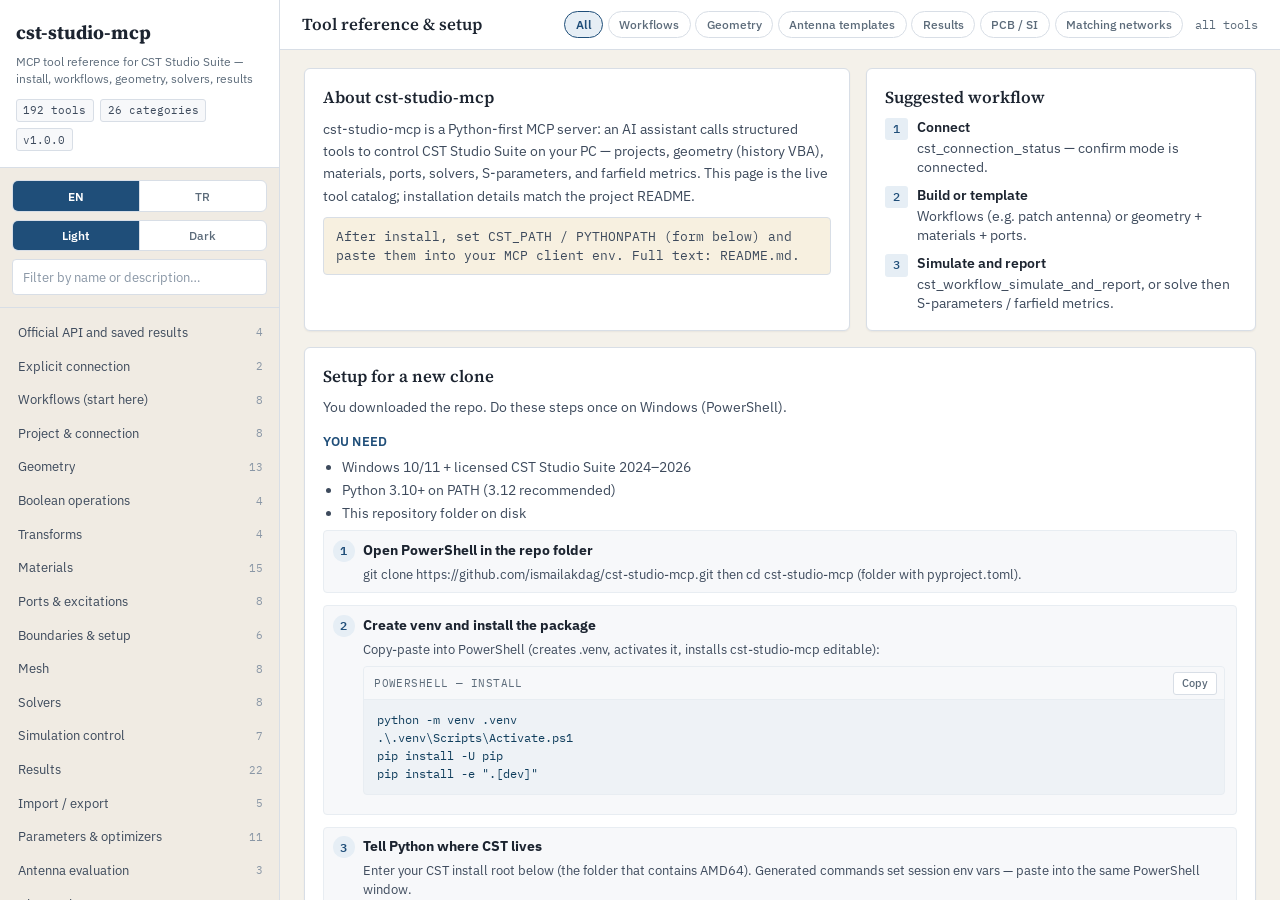
<file: docs/index.html>
<!DOCTYPE html>
<html lang="en">
<head>
<meta charset="utf-8"/>
<meta name="viewport" content="width=device-width, initial-scale=1"/>
<title>cst-studio-mcp — CST Studio Suite MCP</title>
<link rel="preconnect" href="https://fonts.googleapis.com"/>
<link rel="preconnect" href="https://fonts.gstatic.com" crossorigin/>
<link href="https://fonts.googleapis.com/css2?family=IBM+Plex+Mono:wght@400;500&family=IBM+Plex+Sans:ital,wght@0,400;0,500;0,600;0,700;1,400&family=Source+Serif+4:opsz,wght@8..60,400;8..60,600;8..60,700&display=swap" rel="stylesheet"/>
<script>
/* Apply saved theme before paint to avoid flash / missing dark mode */
(function () {
  try {
    var t = localStorage.getItem('cst_mcp_theme') || 'light';
    document.documentElement.setAttribute('data-theme', t === 'dark' ? 'dark' : 'light');
  } catch (e) {}
})();
</script>
<style>
:root {
  --ink: #1c2430;
  --ink-soft: #3d4a5c;
  --muted: #5c6b7a;
  --faint: #8a97a6;
  --line: #d8dee6;
  --line-soft: #e8edf2;
  --paper: #f4f1ea;
  --paper-2: #ebe6dc;
  --surface: #ffffff;
  --surface-2: #f7f8fa;
  --sidebar: #f0ebe3;
  --accent: #1f4e79;
  --accent-2: #2a6f97;
  --accent-soft: #e6eef5;
  --code-bg: #eef2f6;
  --code-ink: #0f3d5c;
  --ok: #1b6b4a;
  --warn-bg: #f7f0e0;
  --radius: 6px;
  --sidebar-w: 280px;
  --font-ui: "IBM Plex Sans", "Segoe UI", system-ui, sans-serif;
  --font-serif: "Source Serif 4", "Times New Roman", Georgia, serif;
  --font-mono: "IBM Plex Mono", "Consolas", ui-monospace, monospace;
  --shadow: 0 1px 2px rgba(28, 36, 48, 0.06);
  --badge-req-fg: #7a3e1d;
  --badge-req-bg: #f8efe6;
  --badge-req-bd: #e2c9b0;
}

/* Academic dark — slate/ink, not terminal green */
html[data-theme="dark"] {
  --ink: #e6eaf0;
  --ink-soft: #b8c2d0;
  --muted: #8b98a8;
  --faint: #6b7888;
  --line: #2c3544;
  --line-soft: #243040;
  --paper: #12171f;
  --paper-2: #0e1319;
  --surface: #1a212c;
  --surface-2: #222b38;
  --sidebar: #161c26;
  --accent: #6ea8d8;
  --accent-2: #8fbee6;
  --accent-soft: rgba(110, 168, 216, 0.12);
  --code-bg: #0f1520;
  --code-ink: #9ec9ea;
  --ok: #5dba8c;
  --warn-bg: #2a2418;
  --shadow: 0 1px 2px rgba(0, 0, 0, 0.35);
  --badge-req-fg: #f0c9a8;
  --badge-req-bg: #3a2a1c;
  --badge-req-bd: #5c4330;
  color-scheme: dark;
}

* { box-sizing: border-box; }
html { scroll-behavior: auto; }
html, body {
  height: 100%;
  margin: 0;
}
body {
  font-family: var(--font-ui);
  color: var(--ink);
  background: var(--paper);
  line-height: 1.5;
  -webkit-font-smoothing: antialiased;
}

.app {
  display: grid;
  grid-template-columns: var(--sidebar-w) minmax(0, 1fr);
  height: 100vh;
  max-width: 100vw;
  overflow: hidden;
}

/* —— Sidebar —— */
.sidebar {
  background: var(--sidebar);
  border-right: 1px solid var(--line);
  display: flex;
  flex-direction: column;
  min-width: 0;
  height: 100vh;
  overflow: hidden;
}
.brand {
  padding: 1.15rem 1rem 1rem;
  border-bottom: 1px solid var(--line);
  background: var(--surface);
  flex-shrink: 0;
}
.brand h1 {
  margin: 0;
  font-family: var(--font-serif);
  font-size: 1.2rem;
  font-weight: 700;
  letter-spacing: -0.01em;
  color: var(--ink);
}
.brand .sub {
  margin: 0.35rem 0 0;
  font-size: 0.78rem;
  color: var(--muted);
  line-height: 1.4;
}
.brand-meta {
  display: flex;
  gap: 0.4rem;
  flex-wrap: wrap;
  margin-top: 0.7rem;
}
.meta-chip {
  font-family: var(--font-mono);
  font-size: 0.68rem;
  color: var(--ink-soft);
  background: var(--surface-2);
  border: 1px solid var(--line);
  border-radius: 3px;
  padding: 0.15rem 0.4rem;
}

.side-controls {
  padding: 0.75rem;
  border-bottom: 1px solid var(--line);
  display: flex;
  flex-direction: column;
  gap: 0.5rem;
  flex-shrink: 0;
  background: var(--sidebar);
}
.seg {
  display: grid;
  grid-template-columns: 1fr 1fr;
  gap: 0;
  border: 1px solid var(--line);
  border-radius: 6px;
  overflow: hidden;
  background: var(--surface);
}
.seg button {
  font-family: var(--font-ui);
  font-size: 0.75rem;
  font-weight: 500;
  border: none;
  border-right: 1px solid var(--line);
  background: transparent;
  color: var(--muted);
  padding: 0.45rem 0.4rem;
  cursor: pointer;
  margin: 0;
}
.seg button:last-child { border-right: none; }
.seg button:hover {
  color: var(--ink);
  background: var(--surface-2);
}
.seg button.on {
  background: var(--accent);
  color: #fff;
  font-weight: 600;
}
html[data-theme="dark"] .seg button.on {
  color: #0e1319;
  background: var(--accent);
}
.filters {
  display: flex;
  gap: 0.3rem;
  flex-wrap: wrap;
}
.filter-btn {
  font-family: var(--font-ui);
  font-size: 0.72rem;
  font-weight: 500;
  border: 1px solid var(--line);
  background: var(--surface);
  color: var(--muted);
  border-radius: 999px;
  padding: 0.3rem 0.65rem;
  cursor: pointer;
}
.filter-btn:hover {
  border-color: var(--accent-2);
  color: var(--accent);
}
.filter-btn.on {
  background: var(--accent-soft);
  border-color: var(--accent);
  color: var(--accent);
  font-weight: 600;
}
.search {
  width: 100%;
  font-family: var(--font-ui);
  font-size: 0.84rem;
  border: 1px solid var(--line);
  background: var(--surface);
  color: var(--ink);
  border-radius: 4px;
  padding: 0.5rem 0.65rem;
  outline: none;
}
.search:focus {
  border-color: var(--accent-2);
  box-shadow: 0 0 0 2px var(--accent-soft);
}
.search::placeholder { color: var(--faint); }

.nav {
  flex: 1 1 auto;
  overflow-y: auto;
  overflow-x: hidden;
  padding: 0.5rem 0.45rem 1rem;
  overscroll-behavior: contain;
}
.nav-item {
  display: flex;
  align-items: center;
  justify-content: space-between;
  gap: 0.5rem;
  padding: 0.42rem 0.55rem;
  margin-bottom: 1px;
  border-radius: 4px;
  color: var(--ink-soft);
  text-decoration: none;
  font-size: 0.8rem;
  border-left: 2px solid transparent;
}
.nav-item:hover {
  background: rgba(255,255,255,0.55);
  color: var(--ink);
}
.nav-item.active {
  background: var(--surface);
  color: var(--accent);
  border-left-color: var(--accent);
  font-weight: 600;
  box-shadow: var(--shadow);
}
.nav-item .lbl {
  min-width: 0;
  overflow: hidden;
  text-overflow: ellipsis;
  white-space: nowrap;
}
.nav-item .cnt {
  font-family: var(--font-mono);
  font-size: 0.68rem;
  color: var(--faint);
  flex-shrink: 0;
}

/* —— Main —— */
.main {
  display: flex;
  flex-direction: column;
  min-width: 0;
  height: 100vh;
  overflow: hidden;
  background: var(--paper);
}
.topbar {
  display: flex;
  align-items: center;
  gap: 0.75rem;
  flex-wrap: wrap;
  padding: 0.7rem 1.35rem;
  background: var(--surface);
  border-bottom: 1px solid var(--line);
  flex-shrink: 0;
  z-index: 5;
}
.topbar h2 {
  margin: 0;
  font-family: var(--font-serif);
  font-size: 1.05rem;
  font-weight: 600;
  color: var(--ink);
  flex: 1 1 auto;
  min-width: 10rem;
}
.result-meta {
  font-family: var(--font-mono);
  font-size: 0.72rem;
  color: var(--muted);
  white-space: nowrap;
}

.content {
  flex: 1 1 auto;
  overflow-y: auto;
  overflow-x: hidden;
  padding: 1.15rem 1.5rem 2.5rem;
  overscroll-behavior: contain;
  scroll-behavior: auto;
}

/* Intro + install guide */
.intro {
  display: flex;
  flex-direction: column;
  gap: 1rem;
  margin-bottom: 1.5rem;
}
.intro-top {
  display: grid;
  grid-template-columns: 1.4fr 1fr;
  gap: 1rem;
}
.panel {
  background: var(--surface);
  border: 1px solid var(--line);
  border-radius: var(--radius);
  padding: 1rem 1.15rem;
  box-shadow: var(--shadow);
}
.panel h3 {
  margin: 0 0 0.45rem;
  font-family: var(--font-serif);
  font-size: 1.05rem;
  font-weight: 600;
  color: var(--ink);
}
.panel h4 {
  margin: 0.85rem 0 0.35rem;
  font-family: var(--font-ui);
  font-size: 0.82rem;
  font-weight: 600;
  color: var(--accent);
  letter-spacing: 0.02em;
  text-transform: uppercase;
}
.panel p {
  margin: 0 0 0.55rem;
  font-size: 0.9rem;
  color: var(--ink-soft);
  line-height: 1.55;
}
.panel p:last-child { margin-bottom: 0; }
.panel .note {
  margin-top: 0.65rem;
  padding: 0.55rem 0.7rem;
  background: var(--warn-bg);
  border: 1px solid var(--line);
  border-radius: 4px;
  font-size: 0.82rem;
  color: var(--ink-soft);
  line-height: 1.45;
}
.guide-grid {
  display: grid;
  grid-template-columns: 1fr 1fr;
  gap: 1rem;
}
.guide-wide { grid-column: 1 / -1; }
table.env {
  width: 100%;
  border-collapse: collapse;
  font-size: 0.78rem;
  margin: 0.4rem 0 0.2rem;
}
table.env th, table.env td {
  text-align: left;
  vertical-align: top;
  padding: 0.35rem 0.4rem;
  border-bottom: 1px solid var(--line-soft);
}
table.env th {
  font-size: 0.68rem;
  font-weight: 600;
  color: var(--muted);
  text-transform: uppercase;
  letter-spacing: 0.04em;
}
table.env code {
  font-family: var(--font-mono);
  font-size: 0.74rem;
  color: var(--code-ink);
  background: var(--code-bg);
  padding: 0.05rem 0.28rem;
  border-radius: 3px;
}
/* Copyable code blocks */
.code-block {
  margin: 0.45rem 0 0.65rem;
  border: 1px solid var(--line-soft);
  border-radius: 4px;
  background: var(--code-bg);
  overflow: hidden;
}
.code-block-head {
  display: flex;
  align-items: center;
  justify-content: space-between;
  gap: 0.5rem;
  padding: 0.28rem 0.45rem 0.28rem 0.65rem;
  border-bottom: 1px solid var(--line-soft);
  background: var(--surface-2);
}
.code-block-head .lbl {
  font-family: var(--font-mono);
  font-size: 0.68rem;
  color: var(--muted);
  text-transform: uppercase;
  letter-spacing: 0.04em;
}
.code-block pre {
  margin: 0;
  padding: 0.7rem 0.8rem;
  overflow-x: auto;
  font-family: var(--font-mono);
  font-size: 0.74rem;
  line-height: 1.5;
  color: var(--code-ink);
  white-space: pre;
  tab-size: 2;
}
.btn-copy-sm {
  flex-shrink: 0;
  font-family: var(--font-ui);
  font-size: 0.7rem;
  font-weight: 500;
  color: var(--muted);
  background: var(--surface);
  border: 1px solid var(--line);
  border-radius: 3px;
  padding: 0.22rem 0.5rem;
  cursor: pointer;
}
.btn-copy-sm:hover {
  color: var(--accent);
  border-color: var(--accent-2);
  background: var(--accent-soft);
}
.btn-copy-sm.ok {
  color: var(--ok);
  border-color: #9dcbb5;
  background: #eef7f2;
}
html[data-theme="dark"] .btn-copy-sm.ok {
  color: var(--ok);
  border-color: #3d6b52;
  background: #1a2e24;
}

/* Path builder form */
.path-form {
  display: grid;
  gap: 0.55rem;
  margin: 0.5rem 0 0.35rem;
}
.path-form label {
  display: grid;
  gap: 0.22rem;
  font-size: 0.78rem;
  font-weight: 600;
  color: var(--muted);
}
.path-form input[type="text"] {
  font-family: var(--font-mono);
  font-size: 0.78rem;
  font-weight: 400;
  color: var(--ink);
  background: var(--surface);
  border: 1px solid var(--line);
  border-radius: 4px;
  padding: 0.45rem 0.55rem;
  outline: none;
  width: 100%;
}
.path-form input[type="text"]:focus {
  border-color: var(--accent-2);
  box-shadow: 0 0 0 2px var(--accent-soft);
}
.path-form .hint {
  font-weight: 400;
  font-size: 0.74rem;
  color: var(--faint);
  line-height: 1.35;
}
.step-list {
  margin: 0.35rem 0 0.5rem;
  padding: 0;
  list-style: none;
  counter-reset: setup;
}
.step-list > li {
  position: relative;
  margin: 0 0 0.75rem;
  padding: 0.55rem 0.65rem 0.55rem 2.4rem;
  border: 1px solid var(--line-soft);
  border-radius: 4px;
  background: var(--surface-2);
}
.step-list > li::before {
  counter-increment: setup;
  content: counter(setup);
  position: absolute;
  left: 0.55rem;
  top: 0.55rem;
  width: 1.35rem;
  height: 1.35rem;
  border-radius: 50%;
  background: var(--accent-soft);
  color: var(--accent);
  font-family: var(--font-mono);
  font-size: 0.72rem;
  font-weight: 600;
  display: flex;
  align-items: center;
  justify-content: center;
}
.step-list > li > b {
  display: block;
  font-size: 0.86rem;
  color: var(--ink);
  margin-bottom: 0.25rem;
}
.step-list > li > p {
  margin: 0 0 0.35rem;
  font-size: 0.82rem;
  color: var(--ink-soft);
  line-height: 1.45;
  font-weight: 400;
}
ul.plain {
  margin: 0.25rem 0 0.4rem;
  padding-left: 1.15rem;
  font-size: 0.86rem;
  color: var(--ink-soft);
  line-height: 1.5;
}
ul.plain li { margin: 0.15rem 0; }
ul.plain code {
  font-family: var(--font-mono);
  font-size: 0.78rem;
  color: var(--code-ink);
  background: var(--code-bg);
  padding: 0.05rem 0.25rem;
  border-radius: 3px;
}
.steps {
  list-style: none;
  margin: 0;
  padding: 0;
  display: grid;
  gap: 0.55rem;
}
.steps li {
  display: grid;
  grid-template-columns: 1.5rem 1fr;
  gap: 0.5rem;
  font-size: 0.86rem;
  color: var(--ink-soft);
  line-height: 1.4;
}
.steps .n {
  font-family: var(--font-mono);
  font-size: 0.72rem;
  font-weight: 500;
  color: var(--accent);
  background: var(--accent-soft);
  border-radius: 3px;
  width: 1.4rem;
  height: 1.4rem;
  display: grid;
  place-items: center;
}
.steps b {
  display: block;
  color: var(--ink);
  font-weight: 600;
  margin-bottom: 0.1rem;
}
.note {
  margin-top: 0.75rem;
  padding-top: 0.65rem;
  border-top: 1px solid var(--line-soft);
  font-size: 0.78rem;
  color: var(--muted);
  font-family: var(--font-mono);
  line-height: 1.4;
}

/* Categories & tools */
.category {
  margin: 0 0 1.75rem;
  scroll-margin-top: 0.75rem;
}
.category.hidden { display: none; }
.cat-head {
  margin-bottom: 0.65rem;
  padding-bottom: 0.45rem;
  border-bottom: 1px solid var(--line);
}
.cat-head h3 {
  margin: 0;
  font-family: var(--font-serif);
  font-size: 1.12rem;
  font-weight: 600;
  color: var(--ink);
  display: flex;
  align-items: baseline;
  gap: 0.55rem;
  flex-wrap: wrap;
}
.cat-head .count {
  font-family: var(--font-mono);
  font-size: 0.72rem;
  font-weight: 500;
  color: var(--muted);
  background: var(--surface);
  border: 1px solid var(--line);
  border-radius: 3px;
  padding: 0.1rem 0.4rem;
}
.cat-head p {
  margin: 0.3rem 0 0;
  font-size: 0.86rem;
  color: var(--muted);
  max-width: 72ch;
}

.tool-grid {
  display: grid;
  grid-template-columns: repeat(auto-fill, minmax(min(100%, 380px), 1fr));
  gap: 0.7rem;
}
.tool-card {
  background: var(--surface);
  border: 1px solid var(--line);
  border-radius: var(--radius);
  padding: 0.85rem 0.95rem;
  display: flex;
  flex-direction: column;
  gap: 0.45rem;
  min-height: 8.5rem;
  box-shadow: var(--shadow);
}
.tool-card:hover {
  border-color: #b8c5d4;
}
.tool-card.hidden { display: none; }
.tool-top {
  display: flex;
  justify-content: space-between;
  align-items: flex-start;
  gap: 0.5rem;
}
.tool-top code {
  font-family: var(--font-mono);
  font-size: 0.78rem;
  font-weight: 500;
  color: var(--code-ink);
  background: var(--code-bg);
  border: 1px solid var(--line-soft);
  border-radius: 3px;
  padding: 0.18rem 0.4rem;
  word-break: break-all;
  line-height: 1.35;
}
.btn-copy {
  flex-shrink: 0;
  font-family: var(--font-ui);
  font-size: 0.7rem;
  font-weight: 500;
  color: var(--muted);
  background: var(--surface-2);
  border: 1px solid var(--line);
  border-radius: 3px;
  padding: 0.25rem 0.45rem;
  cursor: pointer;
}
.btn-copy:hover {
  color: var(--accent);
  border-color: var(--accent-2);
  background: var(--accent-soft);
}
.btn-copy.ok {
  color: var(--ok);
  border-color: #9dcbb5;
  background: #eef7f2;
}
.desc {
  font-size: 0.86rem;
  color: var(--ink-soft);
  line-height: 1.5;
  margin: 0;
}
.tool-actions {
  margin-top: auto;
  display: flex;
  gap: 0.75rem;
  align-items: center;
  padding-top: 0.25rem;
}
.btn-link {
  font-family: var(--font-ui);
  font-size: 0.76rem;
  font-weight: 500;
  color: var(--accent);
  background: none;
  border: none;
  padding: 0;
  cursor: pointer;
  text-decoration: underline;
  text-underline-offset: 2px;
}
.btn-link:hover { color: var(--accent-2); }

.params {
  display: none;
  margin-top: 0.25rem;
  padding-top: 0.55rem;
  border-top: 1px solid var(--line-soft);
}
.tool-card.open .params { display: block; }
table.p {
  width: 100%;
  border-collapse: collapse;
  font-size: 0.78rem;
}
table.p th, table.p td {
  text-align: left;
  vertical-align: top;
  padding: 0.35rem 0.3rem;
  border-bottom: 1px solid var(--line-soft);
}
table.p th {
  font-family: var(--font-ui);
  font-size: 0.68rem;
  font-weight: 600;
  color: var(--muted);
  text-transform: uppercase;
  letter-spacing: 0.04em;
}
table.p code {
  font-family: var(--font-mono);
  font-size: 0.74rem;
  color: var(--code-ink);
}
.badge {
  display: inline-block;
  font-family: var(--font-mono);
  font-size: 0.64rem;
  border-radius: 2px;
  padding: 0.05rem 0.3rem;
  margin-right: 0.2rem;
  border: 1px solid var(--line);
  color: var(--muted);
  background: var(--surface-2);
}
.badge.req {
  color: var(--badge-req-fg);
  background: var(--badge-req-bg);
  border-color: var(--badge-req-bd);
}
html[data-theme="dark"] .btn-copy.ok {
  color: var(--ok);
  border-color: #3d6b52;
  background: #1a2e24;
}
html[data-theme="dark"] .nav-item:hover {
  background: rgba(255,255,255,0.04);
}
html[data-theme="dark"] .nav-item.active {
  background: var(--surface-2);
}
.badge.enum {
  color: var(--accent);
  background: var(--accent-soft);
  border-color: #c5d6e6;
}
.pdesc {
  color: var(--muted);
  margin-top: 0.15rem;
  line-height: 1.35;
  font-size: 0.76rem;
}
.default {
  font-family: var(--font-mono);
  font-size: 0.7rem;
  color: var(--faint);
}

.empty {
  display: none;
  text-align: center;
  color: var(--muted);
  padding: 2rem 1rem;
  border: 1px dashed var(--line);
  border-radius: var(--radius);
  background: var(--surface);
  font-size: 0.9rem;
}
.empty.show { display: block; }

footer {
  margin-top: 1.75rem;
  padding-top: 0.75rem;
  border-top: 1px solid var(--line);
  font-family: var(--font-mono);
  font-size: 0.72rem;
  color: var(--faint);
}

@media (max-width: 900px) {
  .app {
    grid-template-columns: 1fr;
    height: auto;
    overflow: visible;
  }
  body { overflow: auto; height: auto; }
  .sidebar {
    height: auto;
    max-height: 40vh;
  }
  .main { height: auto; min-height: 60vh; }
  .content { overflow: visible; }
  .intro-top, .guide-grid { grid-template-columns: 1fr; }
  .guide-wide { grid-column: auto; }
  .tool-grid { grid-template-columns: 1fr; }
}
</style>
</head>
<body>
<div class="app">
  <aside class="sidebar">
    <div class="brand">
      <h1>cst-studio-mcp</h1>
      <p class="sub" id="brandSub">CST Studio Suite MCP tool reference</p>
      <div class="brand-meta">
        <span class="meta-chip" id="pillTools">— tools</span>
        <span class="meta-chip" id="pillCats">— categories</span>
        <span class="meta-chip">v1.0.0</span>
      </div>
    </div>
    <div class="side-controls">
      <div class="seg" role="group" aria-label="Language">
        <button type="button" id="btnEn" class="on">EN</button>
        <button type="button" id="btnTr">TR</button>
      </div>
      <div class="seg" role="group" aria-label="Theme">
        <button type="button" id="btnLight" class="on">Light</button>
        <button type="button" id="btnDark">Dark</button>
      </div>
      <input class="search" id="search" type="search" placeholder="Search tools…" autocomplete="off" spellcheck="false"/>
    </div>
    <nav class="nav" id="nav" aria-label="Categories"></nav>
  </aside>

  <section class="main">
    <header class="topbar">
      <h2 id="pageTitle">Tool reference</h2>
      <div class="filters" id="filters"></div>
      <div class="result-meta" id="resultMeta"></div>
    </header>
    <div class="content" id="content">
      <div class="intro" id="intro"></div>
      <div class="empty" id="empty"></div>
      <div id="categories"></div>
      <footer id="footer"></footer>
    </div>
  </section>
</div>

<script id="catalog" type="application/json">{"name": "cst-studio-mcp", "package_license": "AGPL-3.0-or-later", "upstream": "https://github.com/RFingAdam/mcp-cst-studio", "license_scope": "https://github.com/ismailakdag/cst-studio-mcp/blob/main/LICENSE", "version": "1.1.0", "total_tools": 192, "categories": [{"id": "official", "title_en": "Official API and saved results", "title_tr": "Resmî API ve kayıtlı sonuçlar", "blurb_en": "Read local CST Python/VBA help and complex saved results without opening CST.", "blurb_tr": "CST açmadan yerel Python/VBA belgelerini ve kayıtlı kompleks sonuçları okuyun.", "module": "official", "count": 4, "tools": [{"name": "cst_search_help", "description": "Full-text search of the installed official CST Python/VBA help (offline; does not start CST). Every query word must appear in the topic's file name, title or page text (AND semantics, case-insensitive substring), so multi-word queries such as 'Polygon ExtrudeCurve' and in-page method names such as 'AddPotentialNumerically' are found. Title/file-name hits rank above body-only hits; each result carries a text snippet around the match. The index is built once (cached in memory and under the work dir). Read the matching help with cst_read_help before constructing API calls.", "category_id": "official", "params": [{"name": "query", "type": "string", "description": "", "default": null, "enum": null, "required": true}, {"name": "limit", "type": "integer", "description": "", "default": 15, "enum": null, "required": false}], "required": ["query"]}, {"name": "cst_read_help", "description": "Read a paginated official local CST help topic returned by cst_search_help. No GUI or solver.", "category_id": "official", "params": [{"name": "topic", "type": "string", "description": "", "default": null, "enum": null, "required": true}, {"name": "offset", "type": "integer", "description": "", "default": 0, "enum": null, "required": false}, {"name": "max_chars", "type": "integer", "description": "", "default": 10000, "enum": null, "required": false}], "required": ["topic"]}, {"name": "cst_list_saved_results", "description": "List exact result tree paths and run IDs from a saved, unpacked, completed .cst file using cst.results. No connection or CST GUI is required. Do not use a file currently being solved.", "category_id": "official", "params": [{"name": "project_path", "type": "string", "description": "", "default": null, "enum": null, "required": true}, {"name": "contains", "type": "string", "description": "", "default": "", "enum": null, "required": false}, {"name": "offset", "type": "integer", "description": "", "default": 0, "enum": null, "required": false}, {"name": "limit", "type": "integer", "description": "", "default": 50, "enum": null, "required": false}], "required": ["project_path"]}, {"name": "cst_read_saved_result", "description": "Read a complete complex 1D curve by exact tree path and run_id from a completed saved .cst, without opening CST. Raw real/imag are preserved; format adds derived values. max_points=0 returns all samples; otherwise returns an explicitly sampled preview.", "category_id": "official", "params": [{"name": "project_path", "type": "string", "description": "", "default": null, "enum": null, "required": true}, {"name": "tree_path", "type": "string", "description": "", "default": null, "enum": null, "required": true}, {"name": "run_id", "type": "integer", "description": "", "default": 0, "enum": null, "required": false}, {"name": "format", "type": "string", "description": "", "default": "real_imag", "enum": ["real_imag", "db", "mag", "phase"], "required": false}, {"name": "max_points", "type": "integer", "description": "", "default": 200, "enum": null, "required": false}], "required": ["project_path", "tree_path"]}]}, {"id": "connection", "title_en": "Explicit connection", "title_tr": "Açık bağlantı yönetimi", "blurb_en": "Attach to CST explicitly; disconnect without closing user projects.", "blurb_tr": "CST bağlantısını açıkça kurun; kullanıcı projelerini kapatmadan ayrılın.", "module": "connection", "count": 2, "tools": [{"name": "cst_connect", "description": "Explicitly attach to a CST Design Environment (DE). Disabled mode never connects. mode='any' (default) uses connect_to_any_or_new(): it attaches to ANY running DE, including one the user opened interactively (and adopts its active project), or starts a new DE when none is running. mode='new' always starts a fresh DE via DesignEnvironment.new() and never touches an existing DE or its projects; prefer it for unattended/batch work while the user may have CST open. The response reports de_pid, newly_started, running_des_before and open_project_paths so you can see what was attached; a 'warning' is added when the DE may be a pre-existing (user) session.", "category_id": "connection", "params": [{"name": "mode", "type": "string", "description": "'any' = attach to any running DE or start one; 'new' = always start a fresh DE.", "default": "any", "enum": ["any", "new"], "required": false}], "required": []}, {"name": "cst_disconnect", "description": "Detach this MCP session without closing CST, projects, or a running solver.", "category_id": "connection", "params": [], "required": []}]}, {"id": "workflows", "title_en": "Workflows (start here)", "title_tr": "İş akışları (buradan başla)", "blurb_en": "One-shot helpers for common tasks. New users should start here.", "blurb_tr": "Sık işler için tek adımlık yardımcılar. Yeni kullanıcılar buradan başlamalı.", "module": "workflows", "count": 8, "tools": [{"name": "cst_workflow_patch_antenna", "description": "END-TO-END / Uçtan uca: size a rectangular microstrip patch, build substrate/ground/patch/feed, frequency, open BCs, waveguide port, farfield monitor. Does not connect to or start CST; call cst_connect first for live execution, otherwise it returns offline VBA. Does NOT run the solver. Simülasyon çalıştırmaz — next: cst_workflow_run_and_s11 or cst_run_simulation.", "category_id": "workflows", "params": [{"name": "frequency_ghz", "type": "number", "description": "Center frequency (GHz) / Merkez frekans", "default": null, "enum": null, "required": true}, {"name": "epsilon_r", "type": "number", "description": "Substrate εr", "default": 4.4, "enum": null, "required": false}, {"name": "height_mm", "type": "number", "description": "Substrate height (mm)", "default": 1.6, "enum": null, "required": false}, {"name": "tan_delta", "type": "number", "description": "Loss tangent", "default": 0.02, "enum": null, "required": false}, {"name": "feed_type", "type": "string", "description": "", "default": "inset", "enum": ["inset", "microstrip", "probe"], "required": false}, {"name": "notch_gap_mm", "type": "number", "description": "Inset feed only: gap cut into the patch on each side of the feed line (CST parameter notch_g).", "default": 1.0, "enum": null, "required": false}, {"name": "project_path", "type": "string", "description": "Optional .cst path when creating a new project", "default": null, "enum": null, "required": false}, {"name": "create_project", "type": "boolean", "description": "", "default": true, "enum": null, "required": false}], "required": ["frequency_ghz"]}, {"name": "cst_workflow_run_and_s11", "description": "Run solver and return structured S11/Sij with metrics (min dB, bandwidth). BLOCKING: waits for the whole solve (up to timeout_s) inside one tool call; many MCP clients abort calls after ~60 s. For longer solves use cst_run_simulation_async + cst_wait_for_simulation, then cst_get_s_parameters. Solver çalıştırır ve S parametrelerini metriklerle döner.", "category_id": "workflows", "params": [{"name": "port_out", "type": "integer", "description": "", "default": 1, "enum": null, "required": false}, {"name": "port_in", "type": "integer", "description": "", "default": 1, "enum": null, "required": false}, {"name": "timeout_s", "type": "number", "description": "", "default": 3600, "enum": null, "required": false}, {"name": "max_points", "type": "integer", "description": "", "default": 200, "enum": null, "required": false}], "required": []}, {"name": "cst_design_patch_only", "description": "Calculate microstrip patch dimensions only (offline, no CST). Sadece boyut hesabı — CST gerekmez.", "category_id": "workflows", "params": [{"name": "frequency_ghz", "type": "number", "description": "", "default": null, "enum": null, "required": true}, {"name": "epsilon_r", "type": "number", "description": "", "default": 4.4, "enum": null, "required": false}, {"name": "height_mm", "type": "number", "description": "", "default": 1.6, "enum": null, "required": false}, {"name": "tan_delta", "type": "number", "description": "", "default": 0.02, "enum": null, "required": false}, {"name": "feed_type", "type": "string", "description": "", "default": "inset", "enum": ["inset", "microstrip", "probe"], "required": false}, {"name": "notch_gap_mm", "type": "number", "description": "", "default": 1.0, "enum": null, "required": false}], "required": ["frequency_ghz"]}, {"name": "cst_export_structure_views", "description": "Export structure screenshots (perspective/xy/xz/yz) via Plot.ExportImage. Yapı görünüm görsellerini dışa aktarır. Connected mode required.", "category_id": "workflows", "params": [{"name": "out_dir", "type": "string", "description": "Output folder (default: work_dir/exports/views)", "default": null, "enum": null, "required": false}, {"name": "width", "type": "integer", "description": "", "default": 1280, "enum": null, "required": false}, {"name": "height", "type": "integer", "description": "", "default": 720, "enum": null, "required": false}, {"name": "views", "type": "array", "description": "Subset of: perspective, xy, xz, yz", "default": null, "enum": null, "required": false}], "required": []}, {"name": "cst_workflow_design_report", "description": "ONE-SHOT design package after modeling/simulation: project status, parameters/dimensions, S-parameters (+metrics), best-effort farfield export, and structure view images. Each section fails soft — you still get partial results. Tasarım bittikten sonra boyutlar, S11, uzak alan ve görselleri tek çağrıda toplar.", "category_id": "workflows", "params": [{"name": "port", "type": "integer", "description": "", "default": 1, "enum": null, "required": false}, {"name": "frequency_ghz", "type": "number", "description": "Optional farfield monitor frequency hint", "default": null, "enum": null, "required": false}, {"name": "include_images", "type": "boolean", "description": "", "default": true, "enum": null, "required": false}, {"name": "include_sparams", "type": "boolean", "description": "", "default": true, "enum": null, "required": false}, {"name": "include_farfield", "type": "boolean", "description": "", "default": true, "enum": null, "required": false}, {"name": "include_parameters", "type": "boolean", "description": "", "default": true, "enum": null, "required": false}, {"name": "max_points", "type": "integer", "description": "", "default": 200, "enum": null, "required": false}, {"name": "out_dir", "type": "string", "description": "Report folder (default under CST_WORK_DIR/exports/report_*)", "default": null, "enum": null, "required": false}], "required": []}, {"name": "cst_workflow_simulate_and_report", "description": "Run the solver, then immediately build a design report (S-params + views + optional farfield). BLOCKING: waits for the whole solve (up to timeout_s) inside one tool call; many MCP clients abort calls after ~60 s. For longer solves use cst_run_simulation_async + cst_wait_for_simulation, then cst_workflow_design_report. Simülasyonu çalıştırıp rapor paketini üretir.", "category_id": "workflows", "params": [{"name": "port", "type": "integer", "description": "", "default": 1, "enum": null, "required": false}, {"name": "frequency_ghz", "type": "number", "description": "", "default": null, "enum": null, "required": false}, {"name": "timeout_s", "type": "number", "description": "", "default": 3600, "enum": null, "required": false}, {"name": "include_images", "type": "boolean", "description": "", "default": true, "enum": null, "required": false}, {"name": "include_farfield", "type": "boolean", "description": "", "default": true, "enum": null, "required": false}, {"name": "max_points", "type": "integer", "description": "", "default": 200, "enum": null, "required": false}, {"name": "out_dir", "type": "string", "description": "", "default": null, "enum": null, "required": false}], "required": []}, {"name": "cst_discover_farfield_monitors", "description": "Discover farfield monitors from the project Result folder and tree-path heuristics. Uzak alan monitörlerini disk + path sezgisiyle listeler.", "category_id": "workflows", "params": [], "required": []}, {"name": "cst_get_farfield_metrics", "description": "Read antenna metrics after a solve: S11 + radiation/total efficiency from 1D Results, plus max realized gain via official FarfieldPlot.GetMax (SelectTreeItem Farfields\\farfield (f=X) [1] → Plot → GetMax). Does NOT use ASCIIExportSummary (that API spams Message on CST 2026). When 1D power + loss curves exist and (P_acc - P_rad - P_loss)/P_acc exceeds 3 %, adds power_balance_warning: efficiencies/gain are then unreliable (typically geometry touching an 'open' boundary is extended into the PML); see cst_check_power_balance. Solve sonrası S11, verimlilik ve max gain; GUI farfield ile uyumlu.", "category_id": "workflows", "params": [{"name": "frequency_ghz", "type": "number", "description": "Design frequency in GHz (for nearest efficiency sample)", "default": null, "enum": null, "required": false}, {"name": "monitor_name", "type": "string", "description": "Optional exact monitor label, e.g. farfield (f=2.4) [1]", "default": null, "enum": null, "required": false}, {"name": "try_farfield_plot", "type": "boolean", "description": "If true (default), also run FarfieldPlot.GetMax for peak realized gain. Set false for 1D-only metrics.", "default": true, "enum": null, "required": false}], "required": []}]}, {"id": "project", "title_en": "Project & connection", "title_tr": "Proje ve bağlantı", "blurb_en": "Create, open, save projects and check CST connection.", "blurb_tr": "Proje aç/kaydet ve CST bağlantısını kontrol et.", "module": "project", "count": 8, "tools": [{"name": "cst_create_project", "description": "Create a new CST Studio Suite project file. In connected mode the project is created directly; in offline mode a VBA script is returned for manual execution.", "category_id": "project", "params": [{"name": "path", "type": "string", "description": "Full file path for the new project, e.g. 'C:/cst_projects/MyAntenna.cst'.", "default": null, "enum": null, "required": true}, {"name": "project_type", "type": "string", "description": "CST project type. One of: MWS (Microwave Studio), EMS (EM Studio), PS (Particle Studio), MPS (Mphysics Studio), CS (Cable Studio), DS (Design Studio), PCB (PCB Studio).", "default": "MWS", "enum": ["MWS", "EMS", "PS", "MPS", "CS", "DS", "PCB"], "required": false}], "required": ["path"]}, {"name": "cst_open_project", "description": "Open an existing CST Studio Suite project. In connected mode the project is opened in the running instance; in offline mode a reference is stored for subsequent operations.", "category_id": "project", "params": [{"name": "path", "type": "string", "description": "Full file path of the existing .cst project to open.", "default": null, "enum": null, "required": true}], "required": ["path"]}, {"name": "cst_save_project", "description": "Save the currently open CST project. Optionally provide a new path to 'Save As'.", "category_id": "project", "params": [{"name": "path", "type": "string", "description": "Optional file path for 'Save As'. If omitted, saves to the current project path.", "default": null, "enum": null, "required": false}], "required": []}, {"name": "cst_close_project", "description": "Close the currently open CST project and release its resources.", "category_id": "project", "params": [], "required": []}, {"name": "cst_project_info", "description": "Get information about the currently open CST project, including connection mode, project path, and status.", "category_id": "project", "params": [], "required": []}, {"name": "cst_project_tree", "description": "List items in the CST project navigation tree. Optionally specify a subtree path such as 'Components', 'Materials', 'Ports', 'Monitors', or 'Results'.", "category_id": "project", "params": [{"name": "tree_path", "type": "string", "description": "Navigation tree path to list, e.g. 'Components', 'Results', or '2D/3D Results'. Omit for the root tree.", "default": null, "enum": null, "required": false}, {"name": "max_depth", "type": "integer", "description": "How many levels below tree_path to enumerate (default 3).", "default": 3, "enum": null, "required": false}], "required": []}, {"name": "cst_export_project", "description": "Export the current CST project or its geometry to another format such as STL, STEP, IGES, SAT, OBJ, or NASTRAN.", "category_id": "project", "params": [{"name": "path", "type": "string", "description": "Destination file path for the exported file.", "default": null, "enum": null, "required": true}, {"name": "format", "type": "string", "description": "Export format. One of: stl, sat, stp, igs, obj, nas.", "default": null, "enum": ["stl", "sat", "stp", "igs", "obj", "nas"], "required": true}], "required": ["path", "format"]}, {"name": "cst_connection_status", "description": "Get the current CST Studio connection status, including mode (connected/offline), CST availability, version, and work directory.", "category_id": "project", "params": [], "required": []}]}, {"id": "geometry", "title_en": "Geometry", "title_tr": "Geometri", "blurb_en": "3D shapes: bricks, cylinders, spheres, extrusions, wires…", "blurb_tr": "3B şekiller: kutu, silindir, küre, extrude, tel…", "module": "geometry", "count": 13, "tools": [{"name": "cst_create_brick", "description": "Create a rectangular brick (box) in CST Studio.", "category_id": "geometry", "params": [{"name": "component", "type": "string", "description": "Component name (e.g. 'Antenna')", "default": null, "enum": null, "required": true}, {"name": "name", "type": "string", "description": "Solid name (e.g. 'Substrate')", "default": null, "enum": null, "required": true}, {"name": "material", "type": "string", "description": "Material name", "default": "PEC", "enum": null, "required": false}, {"name": "x_min", "type": "number", "description": "X range minimum", "default": null, "enum": null, "required": true}, {"name": "x_max", "type": "number", "description": "X range maximum", "default": null, "enum": null, "required": true}, {"name": "y_min", "type": "number", "description": "Y range minimum", "default": null, "enum": null, "required": true}, {"name": "y_max", "type": "number", "description": "Y range maximum", "default": null, "enum": null, "required": true}, {"name": "z_min", "type": "number", "description": "Z range minimum", "default": null, "enum": null, "required": true}, {"name": "z_max", "type": "number", "description": "Z range maximum", "default": null, "enum": null, "required": true}], "required": ["component", "name", "x_min", "x_max", "y_min", "y_max", "z_min", "z_max"]}, {"name": "cst_create_cylinder", "description": "Create a cylinder in CST Studio. Use inner_radius=0 for a solid cylinder.", "category_id": "geometry", "params": [{"name": "component", "type": "string", "description": "Component name", "default": null, "enum": null, "required": true}, {"name": "name", "type": "string", "description": "Solid name", "default": null, "enum": null, "required": true}, {"name": "material", "type": "string", "description": "Material name", "default": "PEC", "enum": null, "required": false}, {"name": "axis", "type": "string", "description": "Cylinder axis", "default": null, "enum": ["x", "y", "z"], "required": true}, {"name": "outer_radius", "type": "number", "description": "Outer radius", "default": null, "enum": null, "required": true}, {"name": "inner_radius", "type": "number", "description": "Inner radius (0 for solid)", "default": 0, "enum": null, "required": false}, {"name": "center_x", "type": "number", "description": "Center X coordinate", "default": 0, "enum": null, "required": false}, {"name": "center_y", "type": "number", "description": "Center Y coordinate", "default": 0, "enum": null, "required": false}, {"name": "center_z", "type": "number", "description": "Center Z coordinate", "default": 0, "enum": null, "required": false}, {"name": "range_min", "type": "number", "description": "Axis range minimum", "default": null, "enum": null, "required": true}, {"name": "range_max", "type": "number", "description": "Axis range maximum", "default": null, "enum": null, "required": true}], "required": ["component", "name", "axis", "outer_radius", "range_min", "range_max"]}, {"name": "cst_create_cone", "description": "Create a cone or truncated cone in CST Studio.", "category_id": "geometry", "params": [{"name": "component", "type": "string", "description": "Component name", "default": null, "enum": null, "required": true}, {"name": "name", "type": "string", "description": "Solid name", "default": null, "enum": null, "required": true}, {"name": "material", "type": "string", "description": "Material name", "default": "PEC", "enum": null, "required": false}, {"name": "axis", "type": "string", "description": "Cone axis", "default": null, "enum": ["x", "y", "z"], "required": true}, {"name": "bottom_radius", "type": "number", "description": "Bottom radius", "default": null, "enum": null, "required": true}, {"name": "top_radius", "type": "number", "description": "Top radius (0 for pointed cone)", "default": null, "enum": null, "required": true}, {"name": "center_x", "type": "number", "description": "Center X coordinate", "default": 0, "enum": null, "required": false}, {"name": "center_y", "type": "number", "description": "Center Y coordinate", "default": 0, "enum": null, "required": false}, {"name": "center_z", "type": "number", "description": "Center Z coordinate", "default": 0, "enum": null, "required": false}, {"name": "range_min", "type": "number", "description": "Axis range minimum", "default": null, "enum": null, "required": true}, {"name": "range_max", "type": "number", "description": "Axis range maximum", "default": null, "enum": null, "required": true}], "required": ["component", "name", "axis", "bottom_radius", "top_radius", "range_min", "range_max"]}, {"name": "cst_create_sphere", "description": "Create a sphere in CST Studio.", "category_id": "geometry", "params": [{"name": "component", "type": "string", "description": "Component name", "default": null, "enum": null, "required": true}, {"name": "name", "type": "string", "description": "Solid name", "default": null, "enum": null, "required": true}, {"name": "material", "type": "string", "description": "Material name", "default": "PEC", "enum": null, "required": false}, {"name": "center_x", "type": "number", "description": "Center X coordinate", "default": 0, "enum": null, "required": false}, {"name": "center_y", "type": "number", "description": "Center Y coordinate", "default": 0, "enum": null, "required": false}, {"name": "center_z", "type": "number", "description": "Center Z coordinate", "default": 0, "enum": null, "required": false}, {"name": "radius", "type": "number", "description": "Sphere radius", "default": null, "enum": null, "required": true}, {"name": "segments", "type": "integer", "description": "Number of segments (0=auto)", "default": 0, "enum": null, "required": false}], "required": ["component", "name", "radius"]}, {"name": "cst_create_torus", "description": "Create a torus in CST Studio.", "category_id": "geometry", "params": [{"name": "component", "type": "string", "description": "Component name", "default": null, "enum": null, "required": true}, {"name": "name", "type": "string", "description": "Solid name", "default": null, "enum": null, "required": true}, {"name": "material", "type": "string", "description": "Material name", "default": "PEC", "enum": null, "required": false}, {"name": "axis", "type": "string", "description": "Torus axis", "default": null, "enum": ["x", "y", "z"], "required": true}, {"name": "center_x", "type": "number", "description": "Center X coordinate", "default": 0, "enum": null, "required": false}, {"name": "center_y", "type": "number", "description": "Center Y coordinate", "default": 0, "enum": null, "required": false}, {"name": "center_z", "type": "number", "description": "Center Z coordinate", "default": 0, "enum": null, "required": false}, {"name": "outer_radius", "type": "number", "description": "Major radius (center to tube center)", "default": null, "enum": null, "required": true}, {"name": "inner_radius", "type": "number", "description": "Minor radius (tube radius)", "default": null, "enum": null, "required": true}], "required": ["component", "name", "axis", "outer_radius", "inner_radius"]}, {"name": "cst_create_extrude", "description": "Extrude a 2D polygon profile into a 3D solid in CST Studio (Extrude object, Mode 'pointlist'). The profile lies in the plane normal to 'axis' (default z) at the given x/y/z_offset; optional 'holes' are extruded the same way and subtracted (Solid.Subtract).", "category_id": "geometry", "params": [{"name": "component", "type": "string", "description": "Component name", "default": null, "enum": null, "required": true}, {"name": "name", "type": "string", "description": "Solid name", "default": null, "enum": null, "required": true}, {"name": "material", "type": "string", "description": "Material name", "default": "PEC", "enum": null, "required": false}, {"name": "points", "type": "array", "description": "List of [x, y] coordinate pairs forming the profile polygon", "default": null, "enum": null, "required": true}, {"name": "height", "type": "number", "description": "Extrusion height", "default": null, "enum": null, "required": true}, {"name": "axis", "type": "string", "description": "Extrusion axis (profile plane normal). z: (u,v)=(x,y); x: (u,v)=(y,z); y: (u,v)=(x,-z).", "default": "z", "enum": ["x", "y", "z"], "required": false}, {"name": "x_offset", "type": "number", "description": "Base-plane position on the x axis (only valid with axis='x').", "default": 0, "enum": null, "required": false}, {"name": "y_offset", "type": "number", "description": "Base-plane position on the y axis (only valid with axis='y').", "default": 0, "enum": null, "required": false}, {"name": "z_offset", "type": "number", "description": "Base-plane position on the z axis (only valid with axis='z', the default).", "default": 0, "enum": null, "required": false}, {"name": "holes", "type": "array", "description": "Optional holes/slots: each a list of [x, y] pairs in the same profile plane. Each hole is extruded with the same height and removed with Solid.Subtract.", "default": [], "enum": null, "required": false}, {"name": "extrude_direction", "type": "string", "description": "'up' (default, unchanged behaviour): solid spans offset..offset+height along +axis (e.g. copper on top of a substrate whose top face is z=offset). 'down': offset-height..offset (e.g. copper under a board). Implemented by the profile winding, which sets the ExtrudeCurve direction in CST 2026.", "default": "up", "enum": ["up", "down"], "required": false}], "required": ["component", "name", "points", "height"]}, {"name": "cst_create_loft", "description": "Create a lofted solid between two or more 2D profiles in CST Studio.", "category_id": "geometry", "params": [{"name": "component", "type": "string", "description": "Component name", "default": null, "enum": null, "required": true}, {"name": "name", "type": "string", "description": "Solid name", "default": null, "enum": null, "required": true}, {"name": "material", "type": "string", "description": "Material name", "default": "PEC", "enum": null, "required": false}, {"name": "profiles", "type": "array", "description": "List of profiles, each a list of [x, y] coordinate pairs", "default": null, "enum": null, "required": true}], "required": ["component", "name", "profiles"]}, {"name": "cst_create_wire", "description": "Create a bondwire / wire between two points in CST Studio.", "category_id": "geometry", "params": [{"name": "component", "type": "string", "description": "Component name", "default": null, "enum": null, "required": true}, {"name": "name", "type": "string", "description": "Solid name", "default": null, "enum": null, "required": true}, {"name": "start_x", "type": "number", "description": "Start point X", "default": null, "enum": null, "required": true}, {"name": "start_y", "type": "number", "description": "Start point Y", "default": null, "enum": null, "required": true}, {"name": "start_z", "type": "number", "description": "Start point Z", "default": null, "enum": null, "required": true}, {"name": "end_x", "type": "number", "description": "End point X", "default": null, "enum": null, "required": true}, {"name": "end_y", "type": "number", "description": "End point Y", "default": null, "enum": null, "required": true}, {"name": "end_z", "type": "number", "description": "End point Z", "default": null, "enum": null, "required": true}, {"name": "radius", "type": "number", "description": "Wire radius", "default": null, "enum": null, "required": true}], "required": ["component", "name", "start_x", "start_y", "start_z", "end_x", "end_y", "end_z", "radius"]}, {"name": "cst_create_polygon3d", "description": "Create a 3D polygon curve in CST Studio.", "category_id": "geometry", "params": [{"name": "name", "type": "string", "description": "Curve name", "default": null, "enum": null, "required": true}, {"name": "points", "type": "array", "description": "List of [x, y, z] coordinate triples", "default": null, "enum": null, "required": true}], "required": ["name", "points"]}, {"name": "cst_create_analytical_curve", "description": "Create a parametric analytical curve in CST Studio using expressions of parameter t.", "category_id": "geometry", "params": [{"name": "name", "type": "string", "description": "Curve name", "default": null, "enum": null, "required": true}, {"name": "x_expr", "type": "string", "description": "X expression as function of t (e.g. 'cos(t)')", "default": null, "enum": null, "required": true}, {"name": "y_expr", "type": "string", "description": "Y expression as function of t (e.g. 'sin(t)')", "default": null, "enum": null, "required": true}, {"name": "z_expr", "type": "string", "description": "Z expression as function of t (e.g. 't')", "default": null, "enum": null, "required": true}, {"name": "t_min", "type": "number", "description": "Parameter t minimum value", "default": null, "enum": null, "required": true}, {"name": "t_max", "type": "number", "description": "Parameter t maximum value", "default": null, "enum": null, "required": true}], "required": ["name", "x_expr", "y_expr", "z_expr", "t_min", "t_max"]}, {"name": "cst_create_face_from_curves", "description": "Create a planar face from one or more closed curves in CST Studio.", "category_id": "geometry", "params": [{"name": "component", "type": "string", "description": "Component name", "default": null, "enum": null, "required": true}, {"name": "name", "type": "string", "description": "Face/solid name", "default": null, "enum": null, "required": true}, {"name": "curve_names", "type": "array", "description": "List of curve names to form the face boundary", "default": null, "enum": null, "required": true}], "required": ["component", "name", "curve_names"]}, {"name": "cst_create_ecylinder", "description": "Create an elliptical cylinder in CST Studio.", "category_id": "geometry", "params": [{"name": "component", "type": "string", "description": "Component name", "default": null, "enum": null, "required": true}, {"name": "name", "type": "string", "description": "Solid name", "default": null, "enum": null, "required": true}, {"name": "material", "type": "string", "description": "Material name", "default": "PEC", "enum": null, "required": false}, {"name": "axis", "type": "string", "description": "Cylinder axis", "default": null, "enum": ["x", "y", "z"], "required": true}, {"name": "x_radius", "type": "number", "description": "Radius in local X direction", "default": null, "enum": null, "required": true}, {"name": "y_radius", "type": "number", "description": "Radius in local Y direction", "default": null, "enum": null, "required": true}, {"name": "center_x", "type": "number", "description": "Center X coordinate", "default": 0, "enum": null, "required": false}, {"name": "center_y", "type": "number", "description": "Center Y coordinate", "default": 0, "enum": null, "required": false}, {"name": "center_z", "type": "number", "description": "Center Z coordinate", "default": 0, "enum": null, "required": false}, {"name": "range_min", "type": "number", "description": "Axis range minimum", "default": null, "enum": null, "required": true}, {"name": "range_max", "type": "number", "description": "Axis range maximum", "default": null, "enum": null, "required": true}], "required": ["component", "name", "axis", "x_radius", "y_radius", "range_min", "range_max"]}, {"name": "cst_create_polygon_extrude", "description": "Create a polygon and extrude it along an axis in CST Studio. Convenience tool combining polygon profile creation (Polygon3D curve) and extrusion (ExtrudeCurve). The profile lies at the base plane given by x/y/z_offset for the chosen axis; optional 'holes' (lists of [x, y]) are extruded the same way and removed with Solid.Subtract, e.g. for slotted/fractal patches. Z placement: CST's ExtrudeCurve extrudes along the closed curve's normal, which follows the point winding (a clockwise profile at z=0 with positive thickness lands at z=-t..0, e.g. copper embedded in the substrate). This tool normalises the winding, so extrude_direction='up' (default) gives offset..offset+height along +axis and 'down' gives offset-height..offset; the response reports the expected range.", "category_id": "geometry", "params": [{"name": "component", "type": "string", "description": "Component name", "default": null, "enum": null, "required": true}, {"name": "name", "type": "string", "description": "Solid name", "default": null, "enum": null, "required": true}, {"name": "material", "type": "string", "description": "Material name", "default": "PEC", "enum": null, "required": false}, {"name": "points", "type": "array", "description": "List of [x, y] coordinate pairs forming the polygon", "default": null, "enum": null, "required": true}, {"name": "height", "type": "number", "description": "Extrusion height", "default": null, "enum": null, "required": true}, {"name": "axis", "type": "string", "description": "Extrusion axis", "default": "z", "enum": ["x", "y", "z"], "required": false}, {"name": "x_offset", "type": "number", "description": "Base-plane position on the x axis (only valid with axis='x').", "default": 0, "enum": null, "required": false}, {"name": "y_offset", "type": "number", "description": "Base-plane position on the y axis (only valid with axis='y').", "default": 0, "enum": null, "required": false}, {"name": "z_offset", "type": "number", "description": "Base-plane position on the z axis (only valid with axis='z', the default).", "default": 0, "enum": null, "required": false}, {"name": "holes", "type": "array", "description": "Optional holes/slots: each a list of [x, y] pairs in the same profile plane. Each hole is extruded with the same height and removed with Solid.Subtract.", "default": [], "enum": null, "required": false}, {"name": "extrude_direction", "type": "string", "description": "'up' (default, unchanged behaviour): solid spans offset..offset+height along +axis (e.g. copper on top of a substrate whose top face is z=offset). 'down': offset-height..offset (e.g. copper under a board). Implemented by the profile winding, which sets the ExtrudeCurve direction in CST 2026.", "default": "up", "enum": ["up", "down"], "required": false}], "required": ["component", "name", "points", "height"]}]}, {"id": "boolean", "title_en": "Boolean operations", "title_tr": "Boolean işlemler", "blurb_en": "Combine solids: add, subtract, intersect, insert.", "blurb_tr": "Katıları birleştir: ekle, çıkar, kesişim, insert.", "module": "boolean", "count": 4, "tools": [{"name": "cst_boolean_add", "description": "Unite/add two solids together. The result replaces solid1 with the combined volume of both shapes.", "category_id": "boolean", "params": [{"name": "solid1", "type": "string", "description": "First solid (result kept here) in \"Component:Solid\" format", "default": null, "enum": null, "required": true}, {"name": "solid2", "type": "string", "description": "Second solid (merged into first) in \"Component:Solid\" format", "default": null, "enum": null, "required": true}], "required": ["solid1", "solid2"]}, {"name": "cst_boolean_subtract", "description": "Subtract solid2 from solid1. The overlapping volume of solid2 is removed from solid1. Solid2 is deleted.", "category_id": "boolean", "params": [{"name": "solid1", "type": "string", "description": "Solid to subtract from in \"Component:Solid\" format", "default": null, "enum": null, "required": true}, {"name": "solid2", "type": "string", "description": "Solid to subtract (removed) in \"Component:Solid\" format", "default": null, "enum": null, "required": true}], "required": ["solid1", "solid2"]}, {"name": "cst_boolean_intersect", "description": "Intersect two solids. Only the overlapping volume is kept, replacing solid1. Solid2 is deleted.", "category_id": "boolean", "params": [{"name": "solid1", "type": "string", "description": "First solid in \"Component:Solid\" format", "default": null, "enum": null, "required": true}, {"name": "solid2", "type": "string", "description": "Second solid in \"Component:Solid\" format", "default": null, "enum": null, "required": true}], "required": ["solid1", "solid2"]}, {"name": "cst_boolean_insert", "description": "Insert solid2 into solid1. Solid2 is embedded within solid1, maintaining both material regions at the overlap.", "category_id": "boolean", "params": [{"name": "solid1", "type": "string", "description": "Host solid in \"Component:Solid\" format", "default": null, "enum": null, "required": true}, {"name": "solid2", "type": "string", "description": "Solid to insert in \"Component:Solid\" format", "default": null, "enum": null, "required": true}], "required": ["solid1", "solid2"]}]}, {"id": "transforms", "title_en": "Transforms", "title_tr": "Dönüşümler", "blurb_en": "Move, rotate, mirror, and scale solids.", "blurb_tr": "Taşı, döndür, ayna, ölçekle.", "module": "transforms", "count": 4, "tools": [{"name": "cst_transform_translate", "description": "Translate (move) a solid by a displacement vector (dx, dy, dz). Optionally create a translated copy.", "category_id": "transforms", "params": [{"name": "solid", "type": "string", "description": "Solid reference in \"Component:Solid\" format", "default": null, "enum": null, "required": true}, {"name": "dx", "type": "number", "description": "Translation distance along X axis", "default": null, "enum": null, "required": true}, {"name": "dy", "type": "number", "description": "Translation distance along Y axis", "default": null, "enum": null, "required": true}, {"name": "dz", "type": "number", "description": "Translation distance along Z axis", "default": null, "enum": null, "required": true}, {"name": "copy", "type": "boolean", "description": "If true, create a copy instead of moving the original", "default": false, "enum": null, "required": false}], "required": ["solid", "dx", "dy", "dz"]}, {"name": "cst_transform_rotate", "description": "Rotate a solid by a given angle around an axis (x, y, or z). An optional center point can be specified.", "category_id": "transforms", "params": [{"name": "solid", "type": "string", "description": "Solid reference in \"Component:Solid\" format", "default": null, "enum": null, "required": true}, {"name": "angle", "type": "number", "description": "Rotation angle in degrees", "default": null, "enum": null, "required": true}, {"name": "axis", "type": "string", "description": "Rotation axis", "default": null, "enum": ["x", "y", "z"], "required": true}, {"name": "center_x", "type": "number", "description": "X coordinate of the transform center", "default": 0, "enum": null, "required": false}, {"name": "center_y", "type": "number", "description": "Y coordinate of the transform center", "default": 0, "enum": null, "required": false}, {"name": "center_z", "type": "number", "description": "Z coordinate of the transform center", "default": 0, "enum": null, "required": false}, {"name": "copy", "type": "boolean", "description": "If true, create a copy instead of moving the original", "default": false, "enum": null, "required": false}], "required": ["solid", "angle", "axis"]}, {"name": "cst_transform_mirror", "description": "Mirror a solid across a plane (xy, xz, or yz). An optional center point can be specified.", "category_id": "transforms", "params": [{"name": "solid", "type": "string", "description": "Solid reference in \"Component:Solid\" format", "default": null, "enum": null, "required": true}, {"name": "plane", "type": "string", "description": "Mirror plane", "default": null, "enum": ["xy", "xz", "yz"], "required": true}, {"name": "center_x", "type": "number", "description": "X coordinate of the transform center", "default": 0, "enum": null, "required": false}, {"name": "center_y", "type": "number", "description": "Y coordinate of the transform center", "default": 0, "enum": null, "required": false}, {"name": "center_z", "type": "number", "description": "Z coordinate of the transform center", "default": 0, "enum": null, "required": false}, {"name": "copy", "type": "boolean", "description": "If true, create a copy instead of moving the original", "default": false, "enum": null, "required": false}], "required": ["solid", "plane"]}, {"name": "cst_transform_scale", "description": "Scale a solid by independent factors along each axis. An optional center point can be specified.", "category_id": "transforms", "params": [{"name": "solid", "type": "string", "description": "Solid reference in \"Component:Solid\" format", "default": null, "enum": null, "required": true}, {"name": "scale_x", "type": "number", "description": "Scale factor along X axis", "default": 1.0, "enum": null, "required": false}, {"name": "scale_y", "type": "number", "description": "Scale factor along Y axis", "default": 1.0, "enum": null, "required": false}, {"name": "scale_z", "type": "number", "description": "Scale factor along Z axis", "default": 1.0, "enum": null, "required": false}, {"name": "center_x", "type": "number", "description": "X coordinate of the transform center", "default": 0, "enum": null, "required": false}, {"name": "center_y", "type": "number", "description": "Y coordinate of the transform center", "default": 0, "enum": null, "required": false}, {"name": "center_z", "type": "number", "description": "Z coordinate of the transform center", "default": 0, "enum": null, "required": false}, {"name": "copy", "type": "boolean", "description": "If true, create a copy instead of moving the original", "default": false, "enum": null, "required": false}], "required": ["solid"]}]}, {"id": "materials", "title_en": "Materials", "title_tr": "Malzemeler", "blurb_en": "Metals, dielectrics, and advanced material models.", "blurb_tr": "Metaller, dielektrikler ve gelişmiş malzeme modelleri.", "module": "materials", "count": 15, "tools": [{"name": "cst_create_material", "description": "Create a new material with electromagnetic properties in CST Studio. Specify relative permittivity (epsilon), relative permeability (mu), electric and magnetic loss tangents, and conductivity.", "category_id": "materials", "params": [{"name": "name", "type": "string", "description": "Material name (e.g. 'MySubstrate')", "default": null, "enum": null, "required": true}, {"name": "epsilon", "type": "number", "description": "Relative permittivity (epsilon_r)", "default": 1.0, "enum": null, "required": false}, {"name": "mu", "type": "number", "description": "Relative permeability (mu_r)", "default": 1.0, "enum": null, "required": false}, {"name": "tan_d_e", "type": "number", "description": "Electric loss tangent (tan delta_e)", "default": 0.0, "enum": null, "required": false}, {"name": "tan_d_m", "type": "number", "description": "Magnetic loss tangent (tan delta_m)", "default": 0.0, "enum": null, "required": false}, {"name": "conductivity", "type": "number", "description": "Electric conductivity in S/m", "default": 0.0, "enum": null, "required": false}, {"name": "color_r", "type": "number", "description": "Red colour component (0-1)", "default": 0.6, "enum": null, "required": false}, {"name": "color_g", "type": "number", "description": "Green colour component (0-1)", "default": 0.6, "enum": null, "required": false}, {"name": "color_b", "type": "number", "description": "Blue colour component (0-1)", "default": 0.6, "enum": null, "required": false}, {"name": "transparency", "type": "number", "description": "Transparency (0 = opaque, 1 = fully transparent)", "default": 0.0, "enum": null, "required": false}], "required": ["name"]}, {"name": "cst_create_lossy_metal", "description": "Create a lossy metal material in CST Studio. Lossy metals model finite conductivity skin-effect losses, essential for accurate loss calculations in connectors, waveguides, and PCB traces.", "category_id": "materials", "params": [{"name": "name", "type": "string", "description": "Material name (e.g. 'Lossy Copper')", "default": null, "enum": null, "required": true}, {"name": "conductivity", "type": "number", "description": "Electric conductivity in S/m (e.g. 5.8e7 for copper)", "default": null, "enum": null, "required": true}, {"name": "mu", "type": "number", "description": "Relative permeability (mu_r)", "default": 1.0, "enum": null, "required": false}], "required": ["name", "conductivity"]}, {"name": "cst_create_anisotropic_material", "description": "Create an anisotropic material with per-axis permittivity, permeability, and loss tangent values. Used for crystals, metamaterials, and composite substrates.", "category_id": "materials", "params": [{"name": "name", "type": "string", "description": "Material name", "default": null, "enum": null, "required": true}, {"name": "epsilon_x", "type": "number", "description": "Relative permittivity along X", "default": null, "enum": null, "required": true}, {"name": "epsilon_y", "type": "number", "description": "Relative permittivity along Y", "default": null, "enum": null, "required": true}, {"name": "epsilon_z", "type": "number", "description": "Relative permittivity along Z", "default": null, "enum": null, "required": true}, {"name": "mu_x", "type": "number", "description": "Relative permeability along X", "default": null, "enum": null, "required": true}, {"name": "mu_y", "type": "number", "description": "Relative permeability along Y", "default": null, "enum": null, "required": true}, {"name": "mu_z", "type": "number", "description": "Relative permeability along Z", "default": null, "enum": null, "required": true}, {"name": "tan_d_x", "type": "number", "description": "Electric loss tangent along X", "default": 0.0, "enum": null, "required": false}, {"name": "tan_d_y", "type": "number", "description": "Electric loss tangent along Y", "default": 0.0, "enum": null, "required": false}, {"name": "tan_d_z", "type": "number", "description": "Electric loss tangent along Z", "default": 0.0, "enum": null, "required": false}], "required": ["name", "epsilon_x", "epsilon_y", "epsilon_z", "mu_x", "mu_y", "mu_z"]}, {"name": "cst_load_material", "description": "Load a material from the CST material library by its library name. The material is added to the project under the given name.", "category_id": "materials", "params": [{"name": "name", "type": "string", "description": "Name for the material in the project", "default": null, "enum": null, "required": true}, {"name": "library_name", "type": "string", "description": "Name in the CST library (e.g. 'Copper (annealed)')", "default": null, "enum": null, "required": true}], "required": ["name", "library_name"]}, {"name": "cst_list_materials", "description": "List available materials from the bundled material database. Optionally filter by category: 'metals', 'dielectrics', or 'substrates'. Returns name, key EM properties, and usage notes for each material.", "category_id": "materials", "params": [{"name": "category", "type": "string", "description": "Filter by category: 'metals', 'dielectrics', or 'substrates'", "default": null, "enum": ["metals", "dielectrics", "substrates"], "required": false}], "required": []}, {"name": "cst_assign_material", "description": "Assign a material to an existing solid in CST Studio. The solid is specified as 'Component:SolidName'.", "category_id": "materials", "params": [{"name": "solid", "type": "string", "description": "Solid reference as 'Component:SolidName' (e.g. 'Antenna:Patch')", "default": null, "enum": null, "required": true}, {"name": "material", "type": "string", "description": "Material name to assign", "default": null, "enum": null, "required": true}], "required": ["solid", "material"]}, {"name": "cst_get_material_info", "description": "Get electromagnetic properties of a material from the bundled database. Returns epsilon_r, mu_r, conductivity, loss tangent, and usage notes.", "category_id": "materials", "params": [{"name": "name", "type": "string", "description": "Material name (e.g. 'Copper', 'FR-4', 'Rogers RO4003C')", "default": null, "enum": null, "required": true}], "required": ["name"]}, {"name": "cst_delete_material", "description": "Delete a material from the current CST project.", "category_id": "materials", "params": [{"name": "name", "type": "string", "description": "Name of the material to delete", "default": null, "enum": null, "required": true}], "required": ["name"]}, {"name": "cst_create_debye_material", "description": "Create a frequency-dependent dielectric material using the Debye relaxation model. Models polar dielectrics where permittivity decreases with frequency: eps(w) = eps_inf + delta_eps/(1 + jw*tau). Used for biological tissues, water, polymers, and soil.", "category_id": "materials", "params": [{"name": "name", "type": "string", "description": "Material name (e.g. 'Wet Soil')", "default": null, "enum": null, "required": true}, {"name": "epsilon_inf", "type": "number", "description": "High-frequency (optical) permittivity limit", "default": null, "enum": null, "required": true}, {"name": "delta_epsilon", "type": "number", "description": "Static permittivity increment (eps_s - eps_inf)", "default": null, "enum": null, "required": true}, {"name": "relaxation_time_ps", "type": "number", "description": "Relaxation time in picoseconds", "default": null, "enum": null, "required": true}, {"name": "order", "type": "integer", "description": "Debye model order (1 or 2)", "default": 1, "enum": [1, 2], "required": false}, {"name": "tan_d", "type": "number", "description": "Optional static loss tangent", "default": null, "enum": null, "required": false}], "required": ["name", "epsilon_inf", "delta_epsilon", "relaxation_time_ps"]}, {"name": "cst_create_lorentz_material", "description": "Create a Lorentz oscillator dispersive material. Models resonant dielectric behaviour near absorption bands: eps(w) = eps_inf + delta_eps * w0^2 / (w0^2 - w^2 + j*gamma*w). Used for glass, crystals, and optical materials.", "category_id": "materials", "params": [{"name": "name", "type": "string", "description": "Material name (e.g. 'Optical Glass')", "default": null, "enum": null, "required": true}, {"name": "epsilon_inf", "type": "number", "description": "High-frequency permittivity limit", "default": null, "enum": null, "required": true}, {"name": "delta_epsilon", "type": "number", "description": "Oscillator strength (permittivity increment)", "default": null, "enum": null, "required": true}, {"name": "resonant_freq_ghz", "type": "number", "description": "Resonant frequency in GHz", "default": null, "enum": null, "required": true}, {"name": "damping_freq_ghz", "type": "number", "description": "Damping (collision) frequency in GHz", "default": null, "enum": null, "required": true}], "required": ["name", "epsilon_inf", "delta_epsilon", "resonant_freq_ghz", "damping_freq_ghz"]}, {"name": "cst_create_drude_material", "description": "Create a Drude metal model material for plasmonic and metamaterial simulations. Models free-electron metals: eps(w) = 1 - wp^2 / (w^2 + j*gamma*w). Used for gold, silver, aluminium in optical/THz frequency ranges.", "category_id": "materials", "params": [{"name": "name", "type": "string", "description": "Material name (e.g. 'Drude Gold')", "default": null, "enum": null, "required": true}, {"name": "plasma_freq_ghz", "type": "number", "description": "Plasma frequency in GHz", "default": null, "enum": null, "required": true}, {"name": "collision_freq_ghz", "type": "number", "description": "Collision (damping) frequency in GHz", "default": null, "enum": null, "required": true}], "required": ["name", "plasma_freq_ghz", "collision_freq_ghz"]}, {"name": "cst_create_ferrite_material", "description": "Create a ferrite material with gyrotropic permeability tensor (Polder model). Essential for circulators, isolators, and phase shifters. The Polder tensor describes the anisotropic magnetic response of a magnetised ferrite (Pozar Ch. 9.1).", "category_id": "materials", "params": [{"name": "name", "type": "string", "description": "Material name (e.g. 'YIG Ferrite')", "default": null, "enum": null, "required": true}, {"name": "epsilon_r", "type": "number", "description": "Relative permittivity of the ferrite", "default": null, "enum": null, "required": true}, {"name": "saturation_magnetization_ka_m", "type": "number", "description": "Saturation magnetisation in kA/m (4piMs)", "default": null, "enum": null, "required": true}, {"name": "linewidth_oe", "type": "number", "description": "Ferromagnetic resonance linewidth in Oersted", "default": null, "enum": null, "required": true}, {"name": "applied_field_ka_m", "type": "number", "description": "Applied DC bias magnetic field in kA/m", "default": 0, "enum": null, "required": false}, {"name": "field_direction", "type": "string", "description": "Direction of the applied bias field", "default": "z", "enum": ["x", "y", "z"], "required": false}], "required": ["name", "epsilon_r", "saturation_magnetization_ka_m", "linewidth_oe"]}, {"name": "cst_create_temperature_dependent_material", "description": "Create a material with temperature-dependent electromagnetic properties. Specify base properties and temperature coefficients for thermal-electromagnetic co-simulation.", "category_id": "materials", "params": [{"name": "name", "type": "string", "description": "Material name (e.g. 'Thermal FR-4')", "default": null, "enum": null, "required": true}, {"name": "epsilon_r", "type": "number", "description": "Relative permittivity at reference temperature", "default": null, "enum": null, "required": true}, {"name": "conductivity", "type": "number", "description": "Electric conductivity in S/m at reference temperature", "default": null, "enum": null, "required": true}, {"name": "temp_coeff_epsilon_ppm_k", "type": "number", "description": "Temperature coefficient of permittivity in ppm/K", "default": 0, "enum": null, "required": false}, {"name": "temp_coeff_conductivity", "type": "number", "description": "Temperature coefficient of conductivity (fractional per K)", "default": 0, "enum": null, "required": false}, {"name": "reference_temp_c", "type": "number", "description": "Reference temperature in degrees Celsius", "default": 25, "enum": null, "required": false}], "required": ["name", "epsilon_r", "conductivity"]}, {"name": "cst_create_cole_cole_material", "description": "Create a Cole-Cole dispersive material. Generalisation of the Debye model with a distribution parameter alpha (0-1) that broadens the relaxation spectrum. Used for biological tissues, soil, and broadband absorbers.", "category_id": "materials", "params": [{"name": "name", "type": "string", "description": "Material name (e.g. 'Muscle Tissue')", "default": null, "enum": null, "required": true}, {"name": "epsilon_inf", "type": "number", "description": "High-frequency (optical) permittivity limit", "default": null, "enum": null, "required": true}, {"name": "delta_epsilon", "type": "number", "description": "Static permittivity increment (eps_s - eps_inf)", "default": null, "enum": null, "required": true}, {"name": "relaxation_time_ps", "type": "number", "description": "Relaxation time in picoseconds", "default": null, "enum": null, "required": true}, {"name": "alpha", "type": "number", "description": "Distribution parameter (0 = Debye, 1 = max broadening)", "default": null, "enum": null, "required": true}], "required": ["name", "epsilon_inf", "delta_epsilon", "relaxation_time_ps", "alpha"]}, {"name": "cst_list_ferrite_materials", "description": "List available ferrite materials from the bundled database. Returns name, permittivity, saturation magnetisation, linewidth, loss tangent, maximum frequency, and usage notes for each ferrite.", "category_id": "materials", "params": [], "required": []}]}, {"id": "ports", "title_en": "Ports & excitations", "title_tr": "Portlar ve uyarmalar", "blurb_en": "Waveguide, discrete, plane wave, Floquet…", "blurb_tr": "Dalga kılavuzu, discrete, düzlem dalga, Floquet…", "module": "ports", "count": 8, "tools": [{"name": "cst_add_waveguide_port", "description": "Add a waveguide port for S-parameter excitation. Defines a port face on the boundary of the simulation domain for guided-wave excitation. IMPORTANT: The port plane should be at or near the edge of the model geometry. Ground planes and substrates must NOT extend past the port plane in the port's orientation direction, or VBA execution may hang. For microstrip feeds: place the port at the end of the feed line where the ground/substrate terminates. Use Coordinates='Free' for ports not aligned to the bounding box. Valid orientations: xmin/xmax/ymin/ymax/zmin/zmax.", "category_id": "ports", "params": [{"name": "port_number", "type": "integer", "description": "Port number (1-999)", "default": null, "enum": null, "required": true}, {"name": "orientation", "type": "string", "description": "Face of the bounding box where the port is placed", "default": null, "enum": ["xmin", "xmax", "ymin", "ymax", "zmin", "zmax"], "required": true}, {"name": "x_min", "type": "number", "description": "X-axis minimum coordinate of the port aperture (mm)", "default": null, "enum": null, "required": true}, {"name": "x_max", "type": "number", "description": "X-axis maximum coordinate of the port aperture (mm)", "default": null, "enum": null, "required": true}, {"name": "y_min", "type": "number", "description": "Y-axis minimum coordinate of the port aperture (mm)", "default": null, "enum": null, "required": true}, {"name": "y_max", "type": "number", "description": "Y-axis maximum coordinate of the port aperture (mm)", "default": null, "enum": null, "required": true}, {"name": "z_min", "type": "number", "description": "Z-axis minimum coordinate of the port aperture (mm)", "default": null, "enum": null, "required": true}, {"name": "z_max", "type": "number", "description": "Z-axis maximum coordinate of the port aperture (mm)", "default": null, "enum": null, "required": true}, {"name": "mode_number", "type": "integer", "description": "Number of modes to consider (default 1)", "default": 1, "enum": null, "required": false}, {"name": "coordinates", "type": "string", "description": "Coordinate mode. 'Free' allows arbitrary placement using the specified ranges (required for microstrip/coplanar ports). 'Full' maps the port to the full bounding-box face. 'Picks' uses previously picked geometry faces. Default: 'Free'.", "default": "Free", "enum": ["Free", "Full", "Picks"], "required": false}], "required": ["port_number", "orientation", "x_min", "x_max", "y_min", "y_max", "z_min", "z_max"]}, {"name": "cst_add_discrete_port", "description": "Add a discrete (lumped) port between two points. Used for circuit-level excitation with a defined impedance.", "category_id": "ports", "params": [{"name": "port_number", "type": "integer", "description": "Port number (1-999)", "default": null, "enum": null, "required": true}, {"name": "impedance", "type": "number", "description": "Port impedance in ohms (default 50)", "default": 50.0, "enum": null, "required": false}, {"name": "x1", "type": "number", "description": "X coordinate of the start point (mm)", "default": null, "enum": null, "required": true}, {"name": "y1", "type": "number", "description": "Y coordinate of the start point (mm)", "default": null, "enum": null, "required": true}, {"name": "z1", "type": "number", "description": "Z coordinate of the start point (mm)", "default": null, "enum": null, "required": true}, {"name": "x2", "type": "number", "description": "X coordinate of the end point (mm)", "default": null, "enum": null, "required": true}, {"name": "y2", "type": "number", "description": "Y coordinate of the end point (mm)", "default": null, "enum": null, "required": true}, {"name": "z2", "type": "number", "description": "Z coordinate of the end point (mm)", "default": null, "enum": null, "required": true}, {"name": "port_type", "type": "string", "description": "Excitation type (default SParameter)", "default": "SParameter", "enum": ["SParameter", "Voltage", "Current"], "required": false}], "required": ["port_number", "x1", "y1", "z1", "x2", "y2", "z2"]}, {"name": "cst_add_lumped_element", "description": "Add a lumped R, L, C, or RLC element between two points. Value is in ohms for R, henries for L, farads for C.", "category_id": "ports", "params": [{"name": "name", "type": "string", "description": "Unique name for the lumped element", "default": null, "enum": null, "required": true}, {"name": "element_type", "type": "string", "description": "Type of lumped element", "default": null, "enum": ["R", "L", "C", "RLC_serial", "RLC_parallel"], "required": true}, {"name": "value", "type": "number", "description": "Element value (ohms for R, henries for L, farads for C)", "default": null, "enum": null, "required": true}, {"name": "x1", "type": "number", "description": "X coordinate of the first terminal (mm)", "default": null, "enum": null, "required": true}, {"name": "y1", "type": "number", "description": "Y coordinate of the first terminal (mm)", "default": null, "enum": null, "required": true}, {"name": "z1", "type": "number", "description": "Z coordinate of the first terminal (mm)", "default": null, "enum": null, "required": true}, {"name": "x2", "type": "number", "description": "X coordinate of the second terminal (mm)", "default": null, "enum": null, "required": true}, {"name": "y2", "type": "number", "description": "Y coordinate of the second terminal (mm)", "default": null, "enum": null, "required": true}, {"name": "z2", "type": "number", "description": "Z coordinate of the second terminal (mm)", "default": null, "enum": null, "required": true}], "required": ["name", "element_type", "value", "x1", "y1", "z1", "x2", "y2", "z2"]}, {"name": "cst_add_plane_wave", "description": "Add a plane wave excitation source. Defines an incident plane wave with given direction and polarization for scattering / RCS analysis.", "category_id": "ports", "params": [{"name": "polarization", "type": "string", "description": "Polarization type", "default": null, "enum": ["linear", "circular"], "required": true}, {"name": "theta", "type": "number", "description": "Elevation angle of incidence in degrees (0-180)", "default": null, "enum": null, "required": true}, {"name": "phi", "type": "number", "description": "Azimuth angle of incidence in degrees (0-360)", "default": null, "enum": null, "required": true}, {"name": "e_theta", "type": "number", "description": "Theta component of the polarization vector (default 1)", "default": 1.0, "enum": null, "required": false}, {"name": "e_phi", "type": "number", "description": "Phi component of the polarization vector (default 0)", "default": 0.0, "enum": null, "required": false}], "required": ["polarization", "theta", "phi"]}, {"name": "cst_add_floquet_port", "description": "Add a Floquet port for periodic structures such as frequency selective surfaces, metamaterials, and phased arrays.", "category_id": "ports", "params": [{"name": "port_number", "type": "integer", "description": "Port number (1-999)", "default": null, "enum": null, "required": true}, {"name": "orientation", "type": "string", "description": "Orientation of the Floquet port (zmin or zmax)", "default": null, "enum": ["zmin", "zmax"], "required": true}, {"name": "modes", "type": "integer", "description": "Number of Floquet modes to include (default 2)", "default": 2, "enum": null, "required": false}], "required": ["port_number", "orientation"]}, {"name": "cst_list_ports", "description": "List all ports defined in the current CST project. Returns VBA to query port information, or a description in offline mode.", "category_id": "ports", "params": [], "required": []}, {"name": "cst_delete_port", "description": "Delete a port by its port number.", "category_id": "ports", "params": [{"name": "port_number", "type": "integer", "description": "Port number to delete (1-999)", "default": null, "enum": null, "required": true}], "required": ["port_number"]}, {"name": "cst_add_multipin_port", "description": "Add a waveguide port with multiple mode monitoring for higher-order mode analysis. Used for multimode waveguides, mode converters, and structures where higher-order propagating modes need to be captured.", "category_id": "ports", "params": [{"name": "port_number", "type": "integer", "description": "Port number (1-999)", "default": null, "enum": null, "required": true}, {"name": "orientation", "type": "string", "description": "Face of the bounding box where the port is placed", "default": null, "enum": ["xmin", "xmax", "ymin", "ymax", "zmin", "zmax"], "required": true}, {"name": "x_min", "type": "number", "description": "X-axis minimum coordinate of the port aperture (mm)", "default": null, "enum": null, "required": true}, {"name": "x_max", "type": "number", "description": "X-axis maximum coordinate of the port aperture (mm)", "default": null, "enum": null, "required": true}, {"name": "y_min", "type": "number", "description": "Y-axis minimum coordinate of the port aperture (mm)", "default": null, "enum": null, "required": true}, {"name": "y_max", "type": "number", "description": "Y-axis maximum coordinate of the port aperture (mm)", "default": null, "enum": null, "required": true}, {"name": "z_min", "type": "number", "description": "Z-axis minimum coordinate of the port aperture (mm)", "default": null, "enum": null, "required": true}, {"name": "z_max", "type": "number", "description": "Z-axis maximum coordinate of the port aperture (mm)", "default": null, "enum": null, "required": true}, {"name": "num_modes", "type": "integer", "description": "Number of modes to monitor (1-10, default 1)", "default": 1, "enum": null, "required": false}], "required": ["port_number", "orientation", "x_min", "x_max", "y_min", "y_max", "z_min", "z_max"]}]}, {"id": "boundaries", "title_en": "Boundaries & setup", "title_tr": "Sınırlar ve kurulum", "blurb_en": "Open/electric walls, background, symmetry, frequency range.", "blurb_tr": "Açık/elektrik duvar, arka plan, simetri, frekans aralığı.", "module": "boundaries", "count": 6, "tools": [{"name": "cst_set_boundary", "description": "Set boundary conditions for the simulation domain. Each face of the bounding box can be assigned an independent boundary type (open, electric, magnetic, periodic, etc.). Note: 'open' adds no space, and CST extends geometry touching an open boundary into the PML (virtually infinite); a waveguide port on such a face with the board ending there leaks power into the PML (efficiency/gain unreliable). The response warns about plain 'open' faces; prefer 'expanded open' with an internal port (PortOnBound False) on a closed coax/SMA feed.", "category_id": "boundaries", "params": [{"name": "x_min", "type": "string", "description": "Boundary condition on the -X face", "default": null, "enum": ["open", "open (add space)", "electric", "magnetic", "periodic", "conducting wall", "expanded open"], "required": true}, {"name": "x_max", "type": "string", "description": "Boundary condition on the +X face", "default": null, "enum": ["open", "open (add space)", "electric", "magnetic", "periodic", "conducting wall", "expanded open"], "required": true}, {"name": "y_min", "type": "string", "description": "Boundary condition on the -Y face", "default": null, "enum": ["open", "open (add space)", "electric", "magnetic", "periodic", "conducting wall", "expanded open"], "required": true}, {"name": "y_max", "type": "string", "description": "Boundary condition on the +Y face", "default": null, "enum": ["open", "open (add space)", "electric", "magnetic", "periodic", "conducting wall", "expanded open"], "required": true}, {"name": "z_min", "type": "string", "description": "Boundary condition on the -Z face", "default": null, "enum": ["open", "open (add space)", "electric", "magnetic", "periodic", "conducting wall", "expanded open"], "required": true}, {"name": "z_max", "type": "string", "description": "Boundary condition on the +Z face", "default": null, "enum": ["open", "open (add space)", "electric", "magnetic", "periodic", "conducting wall", "expanded open"], "required": true}, {"name": "waveguide_port_faces", "type": "array", "description": "Optional: faces that carry a waveguide port with structure touching them. A port on a plain 'open' face is reported as an error-level warning.", "default": [], "enum": null, "required": false}], "required": ["x_min", "x_max", "y_min", "y_max", "z_min", "z_max"]}, {"name": "cst_set_background", "description": "Set the background material properties of the simulation domain. The background fills all space not occupied by defined solids.", "category_id": "boundaries", "params": [{"name": "material", "type": "string", "description": "Background material type (default Normal)", "default": "Normal", "enum": ["Normal", "PEC", "PMC"], "required": false}, {"name": "epsilon", "type": "number", "description": "Relative permittivity (default 1.0, used when material is Normal)", "default": 1.0, "enum": null, "required": false}, {"name": "mu", "type": "number", "description": "Relative permeability (default 1.0, used when material is Normal)", "default": 1.0, "enum": null, "required": false}], "required": []}, {"name": "cst_set_symmetry", "description": "Set symmetry planes to reduce computation time. Each axis can be assigned electric or magnetic symmetry, or none. Requires the model geometry and excitation to be compatible with the chosen symmetry.", "category_id": "boundaries", "params": [{"name": "x_plane", "type": "string", "description": "Symmetry condition on the YZ plane (default none)", "default": "none", "enum": ["none", "electric", "magnetic"], "required": false}, {"name": "y_plane", "type": "string", "description": "Symmetry condition on the XZ plane (default none)", "default": "none", "enum": ["none", "electric", "magnetic"], "required": false}, {"name": "z_plane", "type": "string", "description": "Symmetry condition on the XY plane (default none)", "default": "none", "enum": ["none", "electric", "magnetic"], "required": false}], "required": []}, {"name": "cst_set_frequency_range", "description": "Set the simulation frequency range in GHz. This determines the bandwidth over which the solver computes results.", "category_id": "boundaries", "params": [{"name": "f_min", "type": "number", "description": "Minimum frequency in GHz", "default": null, "enum": null, "required": true}, {"name": "f_max", "type": "number", "description": "Maximum frequency in GHz", "default": null, "enum": null, "required": true}], "required": ["f_min", "f_max"]}, {"name": "cst_set_periodic_boundary", "description": "Configure periodic boundary conditions with optional phase shift for unit cell simulation. Sets X and Y boundaries to periodic and configures the phase shift for infinite array, FSS, and metasurface analysis.", "category_id": "boundaries", "params": [{"name": "phase_x_deg", "type": "number", "description": "Phase shift in X direction in degrees (default 0)", "default": 0, "enum": null, "required": false}, {"name": "phase_y_deg", "type": "number", "description": "Phase shift in Y direction in degrees (default 0)", "default": 0, "enum": null, "required": false}], "required": []}, {"name": "cst_set_floquet_port_advanced", "description": "Configure advanced Floquet port settings for periodic structures. Controls the number of Floquet modes and scan angle for phased array element simulation and oblique incidence analysis.", "category_id": "boundaries", "params": [{"name": "num_modes", "type": "integer", "description": "Number of Floquet modes (2-20, default 2)", "default": 2, "enum": null, "required": false}, {"name": "scan_theta_deg", "type": "number", "description": "Scan elevation angle in degrees (default 0)", "default": 0, "enum": null, "required": false}, {"name": "scan_phi_deg", "type": "number", "description": "Scan azimuth angle in degrees (default 0)", "default": 0, "enum": null, "required": false}], "required": []}]}, {"id": "mesh", "title_en": "Mesh", "title_tr": "Mesh", "blurb_en": "Mesh type, density, refinement, adaptive meshing.", "blurb_tr": "Mesh tipi, yoğunluk, iyileştirme, adaptif mesh.", "module": "mesh", "count": 8, "tools": [{"name": "cst_set_mesh_type", "description": "Set the mesh type for the simulation. Hexahedral is used for time-domain, Tetrahedral for frequency-domain, Surface for integral-equation, and Hexahedral TLM for TLM solver.", "category_id": "mesh", "params": [{"name": "mesh_type", "type": "string", "description": "Type of mesh to use", "default": null, "enum": ["Hexahedral", "Tetrahedral", "Surface", "Hexahedral TLM"], "required": true}], "required": ["mesh_type"]}, {"name": "cst_set_mesh_density", "description": "Set global mesh density parameters controlling automatic mesh generation. Higher cells_per_wavelength gives finer mesh and better accuracy at the cost of longer simulation time.", "category_id": "mesh", "params": [{"name": "cells_per_wavelength", "type": "integer", "description": "Number of mesh cells per wavelength (default 15)", "default": 15, "enum": null, "required": false}, {"name": "min_cells", "type": "integer", "description": "Minimum number of mesh steps across any structure (default 5)", "default": 5, "enum": null, "required": false}, {"name": "ratio_limit", "type": "number", "description": "Maximum ratio between adjacent mesh cells (default 20; hexahedral only)", "default": 20, "enum": null, "required": false}, {"name": "mesh_type", "type": "string", "description": "Which MeshSettings map to write: 'Hex' (time domain / hexahedral) or 'Tet' (frequency domain / tetrahedral).", "default": "Hex", "enum": ["Hex", "Tet"], "required": false}], "required": []}, {"name": "cst_add_mesh_refinement", "description": "Add local mesh refinement to a specific solid. This creates finer mesh around critical geometry features like feed points, gaps, or thin layers.", "category_id": "mesh", "params": [{"name": "component", "type": "string", "description": "Component name containing the solid", "default": null, "enum": null, "required": true}, {"name": "solid", "type": "string", "description": "Solid name to refine mesh around", "default": null, "enum": null, "required": true}, {"name": "refinement_factor", "type": "number", "description": "Refinement factor — mesh cells are divided by this value (default 2.0)", "default": 2.0, "enum": null, "required": false}], "required": ["component", "solid"]}, {"name": "cst_set_adaptive_mesh", "description": "Configure adaptive mesh refinement. When enabled, the solver runs multiple passes, refining the mesh in regions of high field gradient until the result converges within the specified threshold.", "category_id": "mesh", "params": [{"name": "enabled", "type": "boolean", "description": "Enable or disable adaptive meshing (default true)", "default": true, "enum": null, "required": false}, {"name": "max_passes", "type": "integer", "description": "Maximum number of adaptive mesh refinement passes (default 3)", "default": 3, "enum": null, "required": false}, {"name": "threshold", "type": "number", "description": "Convergence threshold in dB — stop when S-parameter change is below this (default 0.02)", "default": 0.02, "enum": null, "required": false}], "required": []}, {"name": "cst_get_mesh_info", "description": "Get current mesh statistics and settings. In connected mode this queries the live mesh data; in offline mode it returns the VBA to retrieve mesh info.", "category_id": "mesh", "params": [], "required": []}, {"name": "cst_get_mesh_quality", "description": "Extract mesh quality metrics including total cells, aspect ratios, and cells per wavelength. In connected mode this queries actual mesh statistics; in offline mode it describes what metrics would be returned.", "category_id": "mesh", "params": [], "required": []}, {"name": "cst_set_pml_properties", "description": "Configure PML (Perfectly Matched Layer) absorbing boundary properties. Controls the number of absorbing layers and the target reflection level for fine-tuning radiation boundary accuracy.", "category_id": "mesh", "params": [{"name": "num_layers", "type": "integer", "description": "Number of PML layers (4-12, default 4)", "default": 4, "enum": null, "required": false}, {"name": "reflection_level_db", "type": "number", "description": "Target reflection level in dB (-80 to -20, default -40)", "default": -40, "enum": null, "required": false}], "required": []}, {"name": "cst_add_fixpoint_mesh", "description": "Add a fixed mesh point at specific coordinates for precise field sampling. Ensures the mesh contains a node exactly at the specified location for accurate field probing.", "category_id": "mesh", "params": [{"name": "x", "type": "number", "description": "X coordinate in mm", "default": null, "enum": null, "required": true}, {"name": "y", "type": "number", "description": "Y coordinate in mm", "default": null, "enum": null, "required": true}, {"name": "z", "type": "number", "description": "Z coordinate in mm", "default": null, "enum": null, "required": true}, {"name": "name", "type": "string", "description": "Optional name for the fixed mesh point", "default": null, "enum": null, "required": false}], "required": ["x", "y", "z"]}]}, {"id": "solvers", "title_en": "Solvers", "title_tr": "Çözücüler", "blurb_en": "Time domain, frequency domain, eigenmode, IE…", "blurb_tr": "Zaman alanı, frekans alanı, özmod, IE…", "module": "solvers", "count": 8, "tools": [{"name": "cst_configure_time_domain_solver", "description": "Configure the time domain (transient) solver. This is CST's flagship solver for broadband simulations — it excites the structure with a pulse and computes S-parameters, fields, and farfield across the entire frequency range in a single run.", "category_id": "solvers", "params": [{"name": "accuracy", "type": "number", "description": "Steady-state accuracy in dB (Solver.SteadyStateLimit, integer in [-80, 0]) — solver stops when energy has decayed to this level (default -40)", "default": -40, "enum": null, "required": false}, {"name": "max_time_steps", "type": "integer", "description": "Deprecated/ignored: CST 2026's Solver has no MaxTimeSteps (a note is returned when non-zero). 0 means automatic (default 0)", "default": 0, "enum": null, "required": false}, {"name": "stimulation_port", "type": "integer", "description": "Port number used for excitation (default 1)", "default": 1, "enum": null, "required": false}, {"name": "excitation_type", "type": "string", "description": "Excitation signal shape (default Gaussian). Only Gaussian (CST's default signal) is applied; other shapes need an excitation-signal definition and return a note.", "default": "Gaussian", "enum": ["Gaussian", "Rectangular", "Smooth"], "required": false}, {"name": "normalize_to_fixed_impedance", "type": "boolean", "description": "Normalize S-parameters to a fixed reference impedance (default true; Solver.AutoNormImpedance True + NormingImpedance). False: port impedance.", "default": true, "enum": null, "required": false}, {"name": "fixed_impedance", "type": "number", "description": "Reference impedance in ohms when normalization is enabled (default 50)", "default": 50, "enum": null, "required": false}, {"name": "activate_power_loss_1d", "type": "boolean", "description": "Enable Solver.ActivatePowerLoss1DMonitor: 1D 'Loss in Dielectrics/Metals' curves. Without it losses exist only at 3D field-monitor frequencies, so the power balance (cst_check_power_balance) cannot be checked at farfield frequencies. Omitted/false leaves the project setting unchanged.", "default": false, "enum": null, "required": false}, {"name": "power_loss_1d_use_field_monitors", "type": "boolean", "description": "Use3DFieldMonitorForPowerLoss1DMonitor (losses at 3D field-monitor frequencies).", "default": true, "enum": null, "required": false}, {"name": "power_loss_1d_use_farfield_monitors", "type": "boolean", "description": "UseFarFieldMonitorForPowerLoss1DMonitor (losses at farfield-monitor frequencies; internal full-domain monitors, extra memory).", "default": true, "enum": null, "required": false}, {"name": "power_loss_1d_extra_frequencies", "type": "array", "description": "Extra frequencies (project unit) via UseExtraFreqForPowerLoss1DMonitor + AddPowerLoss1DMonitorExtraFreq.", "default": [], "enum": null, "required": false}, {"name": "power_loss_1d_per_solid", "type": "boolean", "description": "PowerLoss1DMonitorPerSolid: extra per-solid loss subfolder.", "default": false, "enum": null, "required": false}], "required": []}, {"name": "cst_configure_frequency_domain_solver", "description": "Configure the frequency domain solver. Best for narrowband problems, resonant structures, and when field distributions at specific frequencies are needed. Supports interpolated, discrete, and general-purpose sweep types.", "category_id": "solvers", "params": [{"name": "accuracy", "type": "number", "description": "Solver accuracy / residual target (default 1e-6)", "default": 1e-06, "enum": null, "required": false}, {"name": "f_min", "type": "number", "description": "Minimum frequency in GHz", "default": null, "enum": null, "required": true}, {"name": "f_max", "type": "number", "description": "Maximum frequency in GHz", "default": null, "enum": null, "required": true}, {"name": "samples", "type": "integer", "description": "Number of frequency samples (default 1001)", "default": 1001, "enum": null, "required": false}, {"name": "sweep_type", "type": "string", "description": "Frequency sweep type (default Interpolated)", "default": "Interpolated", "enum": ["Interpolated", "Discrete", "General purpose"], "required": false}], "required": ["f_min", "f_max"]}, {"name": "cst_configure_eigenmode_solver", "description": "Configure the eigenmode solver. Computes resonant frequencies and field distributions of cavity structures. Used for filter design, resonator characterization, and Q-factor extraction.", "category_id": "solvers", "params": [{"name": "number_of_modes", "type": "integer", "description": "Number of eigenmodes to compute (default 5)", "default": 5, "enum": null, "required": false}, {"name": "accuracy", "type": "number", "description": "Solver accuracy target (default 1e-6)", "default": 1e-06, "enum": null, "required": false}, {"name": "f_min", "type": "number", "description": "Lower frequency bound in GHz — modes below this are skipped (default 0)", "default": 0, "enum": null, "required": false}], "required": []}, {"name": "cst_configure_integral_equation_solver", "description": "Configure the integral equation (IE) solver. Best for electrically large, open-boundary problems like antenna placement on vehicles, RCS computation, and EMC/EMI analysis where volume meshing would be impractical.", "category_id": "solvers", "params": [{"name": "accuracy", "type": "number", "description": "Iterative solver residual target (default 1e-3)", "default": 0.001, "enum": null, "required": false}, {"name": "max_iterations", "type": "integer", "description": "Maximum number of solver iterations (default 1000)", "default": 1000, "enum": null, "required": false}], "required": []}, {"name": "cst_get_solver_info", "description": "Get current solver configuration and status. In connected mode this queries the active solver settings; in offline mode it describes expected parameters.", "category_id": "solvers", "params": [], "required": []}, {"name": "cst_configure_eigenmode_advanced", "description": "Advanced eigenmode solver configuration for higher-order modes. Use this for waveguide mode analysis, cavity resonator design, and filter characterization where fine control over mode count, frequency targeting, and solver order is needed.", "category_id": "solvers", "params": [{"name": "num_modes", "type": "integer", "description": "Number of eigenmodes to compute (1-50, default 5)", "default": 5, "enum": null, "required": false}, {"name": "frequency_estimate_ghz", "type": "number", "description": "Frequency estimate in GHz to target specific modes (optional)", "default": null, "enum": null, "required": false}, {"name": "accuracy", "type": "number", "description": "Solver accuracy target (default 1e-6)", "default": 1e-06, "enum": null, "required": false}, {"name": "solver_order", "type": "integer", "description": "Solver order 1-3 for higher accuracy (default 1)", "default": 1, "enum": null, "required": false}], "required": []}, {"name": "cst_configure_ie_solver_advanced", "description": "Advanced Integral Equation solver configuration for electrically large structures. Provides control over preconditioner, MLFMM acceleration, and low-frequency stabilization for installed antenna performance and large-platform RCS analysis.", "category_id": "solvers", "params": [{"name": "accuracy", "type": "number", "description": "Iterative solver residual target (default 1e-3)", "default": 0.001, "enum": null, "required": false}, {"name": "max_iterations", "type": "integer", "description": "Maximum number of solver iterations (default 1000)", "default": 1000, "enum": null, "required": false}, {"name": "preconditioner", "type": "string", "description": "Preconditioner type (default ILU)", "default": "ILU", "enum": ["ILU", "Multilevel"], "required": false}, {"name": "low_frequency_stabilization", "type": "boolean", "description": "Enable low-frequency stabilization for broadband problems (default false)", "default": false, "enum": null, "required": false}, {"name": "mlfmm", "type": "boolean", "description": "Enable Multi-Level Fast Multipole Method for large problems (default true)", "default": true, "enum": null, "required": false}], "required": []}, {"name": "cst_configure_multilayer_solver", "description": "Configure the solver for planar multilayer structures. Optimised for antenna-on-PCB, frequency selective surfaces (FSS), and radome analysis using the frequency domain solver with multilayer-specific settings.", "category_id": "solvers", "params": [{"name": "f_min", "type": "number", "description": "Minimum frequency in GHz", "default": null, "enum": null, "required": true}, {"name": "f_max", "type": "number", "description": "Maximum frequency in GHz", "default": null, "enum": null, "required": true}, {"name": "num_samples", "type": "integer", "description": "Number of frequency samples (default 501)", "default": 501, "enum": null, "required": false}, {"name": "sweep_type", "type": "string", "description": "Frequency sweep type (default Interpolated)", "default": "Interpolated", "enum": ["Interpolated", "Discrete"], "required": false}], "required": ["f_min", "f_max"]}]}, {"id": "simulation", "title_en": "Simulation control", "title_tr": "Simülasyon kontrolü", "blurb_en": "Run, pause, resume, stop simulations.", "blurb_tr": "Simülasyonu çalıştır, duraklat, sürdür, durdur.", "module": "simulation", "count": 7, "tools": [{"name": "cst_run_simulation", "description": "Start a CST simulation with the current solver settings and block until it completes (up to timeout_s). The server stays responsive, but other CST tool calls queue behind the solve, and cancelling the request does not stop a solve already running in CST (use cst_stop_simulation). Many MCP clients abort a single tool call after about a minute, so for any solve that may take longer than ~60 s prefer cst_run_simulation_async followed by repeated cst_wait_for_simulation calls.", "category_id": "simulation", "params": [{"name": "solver_type", "type": "string", "description": "Solver type to use. If omitted, the currently configured solver is used. Options: 'Time Domain', 'Frequency Domain', 'Eigenmode', 'Integral Equation'.", "default": null, "enum": ["Time Domain", "Frequency Domain", "Eigenmode", "Integral Equation"], "required": false}, {"name": "timeout_s", "type": "number", "description": "Maximum CST Python API call duration in seconds.", "default": 3600, "enum": null, "required": false}], "required": []}, {"name": "cst_run_simulation_async", "description": "Start a CST simulation asynchronously (non-blocking). The simulation launches and control returns immediately. Then call cst_wait_for_simulation (bounded wait, returns within about max_wait_s) repeatedly until it reports status 'finished'; cst_get_simulation_status gives a single instant snapshot.", "category_id": "simulation", "params": [{"name": "solver_type", "type": "string", "description": "Solver type to use. If omitted, the currently configured solver is used. Options: 'Time Domain', 'Frequency Domain', 'Eigenmode', 'Integral Equation'.", "default": null, "enum": ["Time Domain", "Frequency Domain", "Eigenmode", "Integral Equation"], "required": false}, {"name": "timeout_s", "type": "number", "description": "Maximum CST Python API start-command duration in seconds.", "default": 30, "enum": null, "required": false}], "required": []}, {"name": "cst_get_simulation_status", "description": "Read whether a CST simulation is running and return any solver-run metadata exposed by the CST Python API. This does not show a dialog or change the simulation.", "category_id": "simulation", "params": [{"name": "timeout_s", "type": "number", "description": "", "default": 30, "enum": null, "required": false}], "required": []}, {"name": "cst_wait_for_simulation", "description": "Wait a bounded time for the running CST solve to finish, polling only the read-only 'is solver running' flag about every 2 s. Returns status 'finished' once the solver is idle (confirmed=true when the solve started by cst_run_simulation_async was seen running), 'starting' while a just-launched solve has not begun yet, or 'running' once max_wait_s (default 45, max 55) has passed; for 'running'/'starting' call this tool again. Each CST query's timeout is cut to the remaining budget, so the call returns within about max_wait_s + 2 s. Use after cst_run_simulation_async. Does not start, stop or change the simulation. Requires connected mode.", "category_id": "simulation", "params": [{"name": "max_wait_s", "type": "number", "description": "Maximum seconds to wait in this call (0-55). 0 performs a single status check.", "default": 45.0, "enum": null, "required": false}], "required": []}, {"name": "cst_pause_simulation", "description": "Pause a currently running CST simulation. The simulation can be resumed later with cst_resume_simulation.", "category_id": "simulation", "params": [{"name": "timeout_s", "type": "number", "description": "", "default": 30, "enum": null, "required": false}], "required": []}, {"name": "cst_resume_simulation", "description": "Resume a previously paused CST simulation. Use after cst_pause_simulation to continue from where it stopped.", "category_id": "simulation", "params": [{"name": "timeout_s", "type": "number", "description": "", "default": 30, "enum": null, "required": false}], "required": []}, {"name": "cst_stop_simulation", "description": "Stop and abort a running CST simulation. Unlike pause, a stopped simulation cannot be resumed — it must be restarted from the beginning.", "category_id": "simulation", "params": [{"name": "timeout_s", "type": "number", "description": "", "default": 30, "enum": null, "required": false}], "required": []}]}, {"id": "results", "title_en": "Results", "title_tr": "Sonuçlar", "blurb_en": "S-parameters, far-field, VSWR, gain, Smith, bandwidth…", "blurb_tr": "S-parametreleri, uzak alan, VSWR, kazanç, Smith, bant…", "module": "results", "count": 22, "tools": [{"name": "cst_get_s_parameters", "description": "Extract S-parameter results from a completed CST simulation. Returns S-parameter data (magnitude, phase, real/imaginary) for the specified port pair. In connected mode reads directly from the result tree; in offline mode returns VBA scripts and explains the CST result tree structure.", "category_id": "results", "params": [{"name": "port_in", "type": "integer", "description": "Input port number (excitation port).", "default": 1, "enum": null, "required": false}, {"name": "port_out", "type": "integer", "description": "Output port number (observation port).", "default": 1, "enum": null, "required": false}, {"name": "format", "type": "string", "description": "Output format for S-parameter data. 'db' = magnitude in dB, 'mag' = linear magnitude, 'real_imag' = real and imaginary parts, 'phase' = phase in degrees.", "default": "db", "enum": ["db", "mag", "real_imag", "phase"], "required": false}, {"name": "max_points", "type": "integer", "description": "Preview sample count; 0 returns the full curve. Derived metrics use all samples.", "default": 200, "enum": null, "required": false}, {"name": "run_id", "type": "integer", "description": "", "default": 0, "enum": null, "required": false}], "required": []}, {"name": "cst_get_farfield", "description": "Get far-field radiation pattern results from a completed CST simulation at a specific frequency. Returns gain, directivity, radiation efficiency, and beam widths. Requires a farfield monitor at the specified frequency.", "category_id": "results", "params": [{"name": "frequency", "type": "number", "description": "Frequency in GHz at which to extract the far-field pattern.", "default": null, "enum": null, "required": true}, {"name": "monitor_name", "type": "string", "description": "Name of the far-field monitor. If omitted, defaults to 'farfield (f=<frequency>)' which is the CST auto-generated name.", "default": null, "enum": null, "required": false}], "required": ["frequency"]}, {"name": "cst_add_field_monitor", "description": "Add a field monitor at a specific frequency to the CST project. Field monitors must be defined before running a simulation to capture field distributions, far-field patterns, surface currents, or power flow at the desired frequency. CST 2026 has no 'Surfacecurrent' FieldType (it is silently ignored): requests for surface current are mapped to an 'Hfield' monitor, which yields '2D/3D Results\\H-Field\\...' and '2D/3D Results\\Surface Current\\surface current (f=X) [1]'. The response lists the expected result tree items. Note: 1D power-loss curves (Loss in Dielectrics/Metals) are only computed at field-monitor frequencies unless cst_configure_time_domain_solver activate_power_loss_1d=true.", "category_id": "results", "params": [{"name": "monitor_type", "type": "string", "description": "CST Monitor.FieldType: Efield, Hfield, Powerflow, Current, Powerloss, Eenergy, Henergy, Farfield, Fieldsource, Spacecharge, Particlecurrentdensity. Hfield also gives the surface current. Aliases such as 'surface current'/'Surfacecurrent' are translated to Hfield; anything else undocumented is rejected.", "default": null, "enum": null, "required": true}, {"name": "frequency", "type": "number", "description": "Monitor frequency in GHz.", "default": null, "enum": null, "required": true}, {"name": "name", "type": "string", "description": "Custom name for the monitor. If omitted, a name is auto-generated from the type and frequency, e.g. 'e-field (f=2.45)'.", "default": null, "enum": null, "required": false}], "required": ["monitor_type", "frequency"]}, {"name": "cst_get_impedance", "description": "Get input impedance (Z-parameters) for a port from a completed CST simulation. Returns real and imaginary impedance vs frequency. Useful for matching network design and feed optimization.", "category_id": "results", "params": [{"name": "port", "type": "integer", "description": "Port number to extract impedance for.", "default": 1, "enum": null, "required": false}], "required": []}, {"name": "cst_get_vswr", "description": "Get Voltage Standing Wave Ratio (VSWR) for a port from a completed CST simulation. VSWR indicates impedance matching quality: 1.0 is perfect match, <2.0 is generally acceptable. Can also be computed from S11: VSWR = (1+|S11|)/(1-|S11|).", "category_id": "results", "params": [{"name": "port", "type": "integer", "description": "Port number to extract VSWR for.", "default": 1, "enum": null, "required": false}, {"name": "max_points", "type": "integer", "description": "Preview sample count; 0 returns the full curve. Derived metrics use all samples.", "default": 200, "enum": null, "required": false}, {"name": "run_id", "type": "integer", "description": "", "default": 0, "enum": null, "required": false}], "required": []}, {"name": "cst_get_gain", "description": "Get antenna gain at a specific frequency from a completed CST simulation. Returns peak gain in dBi and the direction (theta, phi) of maximum gain. Requires a farfield monitor at the specified frequency.", "category_id": "results", "params": [{"name": "frequency", "type": "number", "description": "Frequency in GHz at which to extract gain.", "default": null, "enum": null, "required": true}], "required": ["frequency"]}, {"name": "cst_get_efficiency", "description": "Get antenna radiation efficiency from a completed CST simulation at a specific frequency. Returns total efficiency (including mismatch), radiation efficiency (excluding mismatch), and mismatch loss in dB. Connected, it adds power_balance_warning when loss curves exist and the balance P_acc = P_rad + P_loss misses by more than 3 % (e.g. structure extended into the PML by an 'open' boundary); run cst_check_power_balance for details.", "category_id": "results", "params": [{"name": "frequency", "type": "number", "description": "Frequency in GHz at which to extract efficiency.", "default": null, "enum": null, "required": true}], "required": ["frequency"]}, {"name": "cst_list_results", "description": "List all available results in the CST result tree. Optionally specify a subtree path to narrow the listing. Useful for discovering what simulation results are available before extracting specific data.", "category_id": "results", "params": [{"name": "tree_path", "type": "string", "description": "Result tree path to list, e.g. '1D Results', '1D Results\\S-Parameters', 'Farfields', '2D/3D Results'. Omit to list top-level result categories.", "default": null, "enum": null, "required": false}], "required": []}, {"name": "cst_export_result", "description": "Export a simulation result to a file (CSV, Touchstone, or text). Specify the result tree path and desired output format. Useful for post-processing results in external tools like MATLAB or Python.", "category_id": "results", "params": [{"name": "result_path", "type": "string", "description": "CST result tree path to export, e.g. '1D Results\\S-Parameters\\S1,1' or 'Farfields\\farfield (f=2.45)'.", "default": null, "enum": null, "required": true}, {"name": "output_file", "type": "string", "description": "Full file path for the exported file.", "default": null, "enum": null, "required": true}, {"name": "format", "type": "string", "description": "Export file format. 'csv' for comma-separated values, 'touchstone' for Touchstone/SnP format (S-parameters only), 'txt' for space-separated text.", "default": "csv", "enum": ["csv", "touchstone", "txt"], "required": false}], "required": ["result_path", "output_file"]}, {"name": "cst_get_result_summary", "description": "Get a summary of all key simulation results from a completed CST simulation. Returns an overview of S-parameters, gain, efficiency, and impedance. Useful for a quick design evaluation without querying each result type individually.", "category_id": "results", "params": [], "required": []}, {"name": "cst_get_s_parameter_phase", "description": "Extract S-parameter phase response from a completed CST simulation. Returns the phase of the specified S-parameter vs frequency. Optionally unwraps the phase to remove 360-degree discontinuities. Useful for group delay analysis and phase-matching designs.", "category_id": "results", "params": [{"name": "port_in", "type": "integer", "description": "Input port number (excitation port).", "default": 1, "enum": null, "required": false}, {"name": "port_out", "type": "integer", "description": "Output port number (observation port).", "default": 1, "enum": null, "required": false}, {"name": "unwrap", "type": "boolean", "description": "If true, unwrap the phase to remove 360-degree jumps. Useful for group delay computation.", "default": false, "enum": null, "required": false}, {"name": "max_points", "type": "integer", "description": "Preview sample count; 0 returns the full curve. Derived metrics use all samples.", "default": 200, "enum": null, "required": false}, {"name": "run_id", "type": "integer", "description": "", "default": 0, "enum": null, "required": false}], "required": []}, {"name": "cst_get_group_delay", "description": "Compute group delay from S-parameter phase for a port pair. Group delay is defined as tau = -d(phase)/d(2*pi*f) and represents the signal propagation delay through the device. Useful for UWB antenna and filter characterization.", "category_id": "results", "params": [{"name": "port_in", "type": "integer", "description": "Input port number (excitation port).", "default": 1, "enum": null, "required": false}, {"name": "port_out", "type": "integer", "description": "Output port number (observation port).", "default": 1, "enum": null, "required": false}, {"name": "max_points", "type": "integer", "description": "Preview sample count; 0 returns the full curve. Derived metrics use all samples.", "default": 200, "enum": null, "required": false}, {"name": "run_id", "type": "integer", "description": "", "default": 0, "enum": null, "required": false}], "required": []}, {"name": "cst_get_pattern_cut", "description": "Extract an E-plane, H-plane, or custom radiation pattern cut from a completed CST simulation at a specific frequency. Returns gain vs angle for the selected plane. Requires a farfield monitor at the specified frequency.", "category_id": "results", "params": [{"name": "frequency", "type": "number", "description": "Frequency in GHz at which to extract the pattern cut.", "default": null, "enum": null, "required": true}, {"name": "plane", "type": "string", "description": "Pattern cut plane. 'E' for E-plane (phi=0), 'H' for H-plane (phi=90), 'custom' for arbitrary cut.", "default": "E", "enum": ["E", "H", "custom"], "required": false}, {"name": "phi_cut", "type": "number", "description": "Phi angle (degrees) for custom plane cut. Only used when plane='custom'. Default 0.", "default": 0, "enum": null, "required": false}, {"name": "theta_cut", "type": "number", "description": "Theta angle (degrees) for custom plane cut. Only used when plane='custom'. Default 90.", "default": 90, "enum": null, "required": false}], "required": ["frequency"]}, {"name": "cst_get_cross_polarization", "description": "Extract cross-polarization level and cross-polarization discrimination (XPD) from a completed CST simulation. Supports Ludwig-3, Ludwig-2, and circular polarization definitions. Requires a farfield monitor at the specified frequency.", "category_id": "results", "params": [{"name": "frequency", "type": "number", "description": "Frequency in GHz at which to extract cross-polarization.", "default": null, "enum": null, "required": true}, {"name": "definition", "type": "string", "description": "Polarization definition to use. 'Ludwig3' is the most common for linear polarization, 'Ludwig2' for aperture antennas, 'circular' for CP antennas.", "default": "Ludwig3", "enum": ["Ludwig3", "Ludwig2", "circular"], "required": false}], "required": ["frequency"]}, {"name": "cst_get_axial_ratio", "description": "Extract axial ratio for circularly polarized antennas from a completed CST simulation. Axial ratio (AR) indicates the quality of circular polarization: AR=0 dB is perfect CP, AR<3 dB is acceptable. Can plot AR vs angle or vs frequency.", "category_id": "results", "params": [{"name": "frequency", "type": "number", "description": "Frequency in GHz at which to extract axial ratio.", "default": null, "enum": null, "required": true}, {"name": "mode", "type": "string", "description": "'vs_angle' to plot AR vs theta at fixed frequency, 'vs_frequency' to plot AR vs frequency at fixed angle.", "default": "vs_angle", "enum": ["vs_angle", "vs_frequency"], "required": false}, {"name": "theta_cut", "type": "number", "description": "Theta angle (degrees) for the observation direction.", "default": 0, "enum": null, "required": false}, {"name": "phi_cut", "type": "number", "description": "Phi angle (degrees) for the observation direction.", "default": 0, "enum": null, "required": false}], "required": ["frequency"]}, {"name": "cst_get_surface_current", "description": "Extract surface current density distribution from a completed CST simulation at a specific frequency. Useful for understanding current flow on antenna structures and identifying hot spots. Requires an Hfield monitor at the specified frequency (CST 2026 has no 'Surfacecurrent' monitor type; the Hfield monitor produces the 'Surface Current' result). Offline it returns an ASCIIExport VBA script; for data + a top-view |J| figure use cst_plot_surface_current.", "category_id": "results", "params": [{"name": "frequency", "type": "number", "description": "Frequency in GHz at which to extract surface current.", "default": null, "enum": null, "required": true}, {"name": "component", "type": "string", "description": "Optional: specific component to extract current for. If omitted, extracts for all components.", "default": null, "enum": null, "required": false}], "required": ["frequency"]}, {"name": "cst_get_efficiency_breakdown", "description": "Get a detailed efficiency breakdown with loss budget from a completed CST simulation. Returns radiation efficiency, total efficiency, and individual loss contributions (mismatch, conductor, dielectric). Useful for identifying dominant loss mechanisms in antenna designs.", "category_id": "results", "params": [{"name": "frequency", "type": "number", "description": "Frequency in GHz at which to extract efficiency breakdown.", "default": null, "enum": null, "required": true}], "required": ["frequency"]}, {"name": "cst_get_time_domain_signal", "description": "Extract time-domain port signal waveforms from a completed CST time-domain simulation. Returns incident, reflected, or transmitted signal vs time. Useful for UWB pulse analysis, time-domain reflectometry, and transient response evaluation.", "category_id": "results", "params": [{"name": "port", "type": "integer", "description": "Port number for the signal.", "default": 1, "enum": null, "required": false}, {"name": "signal_type", "type": "string", "description": "'incident' for the excitation signal at the port, 'reflected' for the reflected signal, 'transmitted' for the signal received at another port.", "default": "reflected", "enum": ["incident", "reflected", "transmitted"], "required": false}, {"name": "port_out", "type": "integer", "description": "Output port number (only used when signal_type='transmitted'). Specifies which port receives the transmitted signal.", "default": 1, "enum": null, "required": false}], "required": []}, {"name": "cst_get_smith_chart_data", "description": "Extract Smith chart formatted impedance data from a completed CST simulation. Computes normalized impedance from S11 reflection coefficient: Z = Z0*(1+S11)/(1-S11). Returns real and imaginary parts of the normalized impedance for Smith chart plotting.", "category_id": "results", "params": [{"name": "port", "type": "integer", "description": "Port number to extract Smith chart data for.", "default": 1, "enum": null, "required": false}, {"name": "z0", "type": "number", "description": "Reference impedance in Ohms for normalization. Typically 50 Ohms for most RF systems.", "default": 50, "enum": null, "required": false}, {"name": "max_points", "type": "integer", "description": "Preview sample count; 0 returns the full curve. Derived metrics use all samples.", "default": 200, "enum": null, "required": false}, {"name": "run_id", "type": "integer", "description": "", "default": 0, "enum": null, "required": false}], "required": []}, {"name": "cst_get_bandwidth", "description": "Calculate impedance bandwidth from S-parameter results. Finds the frequency range where S11 (or VSWR) meets the specified threshold. Returns center frequency, bandwidth in MHz, and fractional bandwidth percentage.", "category_id": "results", "params": [{"name": "port", "type": "integer", "description": "Port number to compute bandwidth for.", "default": 1, "enum": null, "required": false}, {"name": "threshold_db", "type": "number", "description": "S11 threshold in dB for bandwidth computation. Common values: -10 dB (VSWR 2:1), -6 dB (VSWR 3:1), -15 dB (VSWR 1.4:1).", "default": -10, "enum": null, "required": false}, {"name": "criterion", "type": "string", "description": "'S11' to use return loss threshold, 'VSWR' to use VSWR threshold.", "default": "S11", "enum": ["S11", "VSWR"], "required": false}, {"name": "max_points", "type": "integer", "description": "Preview sample count; 0 returns the full curve. Derived metrics use all samples.", "default": 200, "enum": null, "required": false}, {"name": "run_id", "type": "integer", "description": "", "default": 0, "enum": null, "required": false}], "required": []}, {"name": "cst_get_radiation_pattern_3d", "description": "Export full 3D radiation pattern data from a completed CST simulation at a specific frequency. Returns gain values over the full sphere in spherical or Cartesian coordinates. Useful for antenna pattern visualization and integration with external tools. Requires a farfield monitor at the specified frequency.", "category_id": "results", "params": [{"name": "frequency", "type": "number", "description": "Frequency in GHz at which to extract the 3D pattern.", "default": null, "enum": null, "required": true}, {"name": "resolution_deg", "type": "number", "description": "Angular resolution in degrees for the exported pattern. Lower values give finer resolution but larger data. Typical values: 1, 2, 5, 10.", "default": 5, "enum": null, "required": false}, {"name": "coordinate", "type": "string", "description": "'spherical' for (theta, phi, gain) output, 'cartesian' for (x, y, z, gain) output.", "default": "spherical", "enum": ["spherical", "cartesian"], "required": false}], "required": ["frequency"]}, {"name": "cst_get_current_distribution", "description": "Extract volume current distribution from a completed CST simulation at a specific frequency. Complements surface current extraction by providing current density inside dielectric or lossy volumes. Requires a current density monitor at the specified frequency.", "category_id": "results", "params": [{"name": "frequency", "type": "number", "description": "Frequency in GHz at which to extract current distribution.", "default": null, "enum": null, "required": true}, {"name": "component", "type": "string", "description": "Optional: specific component to extract current for. If omitted, extracts for all components.", "default": null, "enum": null, "required": false}], "required": ["frequency"]}]}, {"id": "import_export", "title_en": "Import / export", "title_tr": "İçe / dışa aktarma", "blurb_en": "CAD and Touchstone import/export, far-field export.", "blurb_tr": "CAD ve Touchstone içe/dışa aktarma, farfield export.", "module": "import_export", "count": 5, "tools": [{"name": "cst_import_cad", "description": "Import a CAD file into CST Studio. Supports STEP (.stp/.step), IGES (.igs/.iges), STL (.stl), SAT/ACIS (.sat), DXF (.dxf), and OBJ (.obj) formats.", "category_id": "import_export", "params": [{"name": "file_path", "type": "string", "description": "Full path to the CAD file to import.", "default": null, "enum": null, "required": true}, {"name": "format", "type": "string", "description": "CAD file format: stp (STEP), igs (IGES), stl, sat (ACIS), dxf, obj.", "default": null, "enum": ["stp", "igs", "stl", "sat", "dxf", "obj"], "required": true}, {"name": "component", "type": "string", "description": "Target component name for the imported geometry.", "default": "Import", "enum": null, "required": false}], "required": ["file_path", "format"]}, {"name": "cst_export_cad", "description": "Export the current CST model (or a specific component) to a CAD format. Supports STL, SAT/ACIS, STEP, IGES, OBJ, and NASTRAN.", "category_id": "import_export", "params": [{"name": "file_path", "type": "string", "description": "Destination file path for the exported CAD file.", "default": null, "enum": null, "required": true}, {"name": "format", "type": "string", "description": "Export format: stl, sat, stp (STEP), igs (IGES), obj, nas (NASTRAN).", "default": null, "enum": ["stl", "sat", "stp", "igs", "obj", "nas"], "required": true}, {"name": "component", "type": "string", "description": "Optional component name to export. If omitted, the entire model is exported.", "default": null, "enum": null, "required": false}], "required": ["file_path", "format"]}, {"name": "cst_import_touchstone", "description": "Import a Touchstone S-parameter file (.s1p, .s2p, .snp) into CST Studio for use as a reference or circuit element.", "category_id": "import_export", "params": [{"name": "file_path", "type": "string", "description": "Full path to the Touchstone file (.s1p, .s2p, etc.).", "default": null, "enum": null, "required": true}, {"name": "port_number", "type": "integer", "description": "Port number to associate the imported data with.", "default": 1, "enum": null, "required": false}], "required": ["file_path"]}, {"name": "cst_export_touchstone", "description": "Export S-parameter simulation results to a Touchstone file. Requires a completed simulation with S-parameter data.", "category_id": "import_export", "params": [{"name": "file_path", "type": "string", "description": "Destination file path for the Touchstone file.", "default": null, "enum": null, "required": true}, {"name": "format", "type": "string", "description": "Touchstone format: s1p (1-port), s2p (2-port), snp (n-port).", "default": "s2p", "enum": ["s1p", "s2p", "snp"], "required": false}], "required": ["file_path"]}, {"name": "cst_export_farfield", "description": "Export far-field radiation pattern data to a file. Requires a completed simulation with far-field monitor results.", "category_id": "import_export", "params": [{"name": "file_path", "type": "string", "description": "Destination file path for the far-field data.", "default": null, "enum": null, "required": true}, {"name": "frequency", "type": "number", "description": "Frequency in GHz for the far-field data to export.", "default": null, "enum": null, "required": true}, {"name": "format", "type": "string", "description": "Export format: csv = realized-gain table of the selected farfield via the ASCIIExport object; ffs = farfield SOURCE file via FarfieldPlot.ASCIIExportAsSource (for excitation, not a gain table); nsf is not documented in CST 2026 and returns an error.", "default": "csv", "enum": ["csv", "ffs", "nsf"], "required": false}, {"name": "monitor_name", "type": "string", "description": "Exact farfield tree name under Farfields (e.g. 'farfield (f=2.4) [1]').", "default": null, "enum": null, "required": false}], "required": ["file_path", "frequency"]}]}, {"id": "parameters", "title_en": "Parameters & optimizers", "title_tr": "Parametreler ve optimizasyon", "blurb_en": "Design parameters, sweeps, optimizers, sensitivity, yield.", "blurb_tr": "Tasarım parametreleri, tarama, optimizer, hassasiyet, yield.", "module": "parameters", "count": 11, "tools": [{"name": "cst_set_parameter", "description": "Set or create a design parameter in CST Studio. Parameters can hold numeric values or string expressions referencing other parameters. The value is stored through the parameter list (never as a model-history step) and the model is rebuilt. A parameter change invalidates results: on a solved project pass delete_results=true (results are deleted first), otherwise the call is refused with code results_exist.", "category_id": "parameters", "params": [{"name": "name", "type": "string", "description": "Parameter name (e.g. 'patch_length', 'substrate_h').", "default": null, "enum": null, "required": true}, {"name": "value", "type": "any", "description": "Parameter value — a number (e.g. 10.5) or a string expression referencing other parameters (e.g. 'patch_length / 2').", "default": null, "enum": null, "required": true}, {"name": "description", "type": "string", "description": "Optional human-readable description of the parameter.", "default": null, "enum": null, "required": false}, {"name": "rebuild", "type": "boolean", "description": "Rebuild the model after storing the value (default true).", "default": true, "enum": null, "required": false}, {"name": "delete_results", "type": "boolean", "description": "Required when the project already has simulation results: they are deleted first (export anything you need). Without it the call is refused with code results_exist, because CST would block on a modal dialog.", "default": false, "enum": null, "required": false}], "required": ["name", "value"]}, {"name": "cst_get_parameter", "description": "Get the current value of a design parameter. Returns both the stored expression and the evaluated numeric value.", "category_id": "parameters", "params": [{"name": "name", "type": "string", "description": "Name of the parameter to retrieve.", "default": null, "enum": null, "required": true}], "required": ["name"]}, {"name": "cst_list_parameters", "description": "List all design parameters in the current CST project with their names, expressions, and evaluated numeric values.", "category_id": "parameters", "params": [], "required": []}, {"name": "cst_delete_parameter", "description": "Delete a design parameter from the CST project. The parameter must not be referenced by other parameters or geometry. Uses the parameter list (no model-history step) and rebuilds; refused with code results_exist on a solved project unless delete_results=true.", "category_id": "parameters", "params": [{"name": "name", "type": "string", "description": "Name of the parameter to delete.", "default": null, "enum": null, "required": true}, {"name": "delete_results", "type": "boolean", "description": "Required when the project already has simulation results: they are deleted first (export anything you need). Without it the call is refused with code results_exist, because CST would block on a modal dialog.", "default": false, "enum": null, "required": false}], "required": ["name"]}, {"name": "cst_parameter_sweep", "description": "Configure a CST parameter sweep (ParameterSweep object; not a model-history step) that solves once per sample of the parameter. By default only configures (status 'configured'); with run=true it also starts the sweep and returns status 'started' quickly while CST keeps solving: poll cst_wait_for_simulation, then compare runs via cst_list_saved_results (run_ids) and cst_plot_1d_results (run_ids) or cst_parameter_interpolation. Replaces previously configured sweep sequences (clear_existing).", "category_id": "parameters", "params": [{"name": "parameter", "type": "string", "description": "Name of the parameter to sweep.", "default": null, "enum": null, "required": true}, {"name": "start", "type": "number", "description": "Start value of the sweep range.", "default": null, "enum": null, "required": true}, {"name": "stop", "type": "number", "description": "Stop value of the sweep range.", "default": null, "enum": null, "required": true}, {"name": "steps", "type": "integer", "description": "Number of steps in the sweep (minimum 2).", "default": null, "enum": null, "required": true}, {"name": "simulation_type", "type": "string", "description": "Solver used by the sweep. Omit to follow the project's active solver (HF Time Domain -> Transient, HF Frequency Domain, HF Eigenmode); Transient when it cannot be detected.", "default": null, "enum": ["Transient", "Frequency Domain", "Eigenmode"], "required": false}, {"name": "clear_existing", "type": "boolean", "description": "Delete all previously configured sweep sequences first so that Start runs exactly this sweep (default true).", "default": true, "enum": null, "required": false}, {"name": "run", "type": "boolean", "description": "Also start it (ParameterSweep.Start). Returns status 'started' within ~15 s while CST keeps running; poll cst_wait_for_simulation until finished. Requires a project without results (see delete_results).", "default": false, "enum": null, "required": false}, {"name": "delete_results", "type": "boolean", "description": "Required when the project already has simulation results: they are deleted first (export anything you need). Without it the call is refused with code results_exist, because CST would block on a modal dialog.", "default": false, "enum": null, "required": false}], "required": ["parameter", "start", "stop", "steps"]}, {"name": "cst_optimizer", "description": "Configure the native CST optimizer (Optimizer object; not a model-history step). Define a goal (minimize, maximize, or target a value for a result), the parameters to vary with bounds, and an evaluation-capped algorithm. Repeated calls replace the previous optimizer settings. Status 'configured' unless run=true, which starts it and returns 'started' while CST keeps solving (poll cst_wait_for_simulation). For a bounded, resumable Python loop use cst_refine_antenna instead.", "category_id": "parameters", "params": [{"name": "goal_type", "type": "string", "description": "Optimization goal type.", "default": null, "enum": ["minimize", "maximize", "target"], "required": true}, {"name": "goal_value", "type": "number", "description": "Target value for 'target' goal type. Ignored for minimize/maximize.", "default": null, "enum": null, "required": false}, {"name": "result_path", "type": "string", "description": "Result tree path to optimize, e.g. '1D Results\\S-Parameters\\S1,1' or '1D Results\\S-Parameters\\S2,1'.", "default": null, "enum": null, "required": true}, {"name": "parameters", "type": "array", "description": "List of parameters to optimize with their min/max bounds.", "default": null, "enum": null, "required": true}, {"name": "method", "type": "string", "description": "Optimization algorithm.", "default": "Trust Region", "enum": ["Trust Region", "CMAES", "Nelder Mead"], "required": false}, {"name": "max_evaluations", "type": "integer", "description": "Maximum number of solver evaluations.", "default": 100, "enum": null, "required": false}, {"name": "frequency_ghz", "type": "number", "description": "Evaluate the goal at this single frequency (default: whole range).", "default": null, "enum": null, "required": false}, {"name": "run", "type": "boolean", "description": "Also start it (Optimizer.Start). Returns status 'started' within ~15 s while CST keeps running; poll cst_wait_for_simulation until finished. Requires a project without results (see delete_results).", "default": false, "enum": null, "required": false}, {"name": "delete_results", "type": "boolean", "description": "Required when the project already has simulation results: they are deleted first (export anything you need). Without it the call is refused with code results_exist, because CST would block on a modal dialog.", "default": false, "enum": null, "required": false}], "required": ["goal_type", "result_path", "parameters"]}, {"name": "cst_multi_objective_optimizer", "description": "Set up a multi-objective optimization with weighted goals and optional constraints. Uses a weighted sum of goals with an evaluation cap; this is not a Pareto-front search. Native CST Optimizer settings (not a model-history step); repeated calls replace them. Status 'configured' unless run=true (then 'started'; poll cst_wait_for_simulation).", "category_id": "parameters", "params": [{"name": "goals", "type": "array", "description": "List of optimization goals with weights.", "default": null, "enum": null, "required": true}, {"name": "parameters", "type": "array", "description": "", "default": null, "enum": null, "required": true}, {"name": "constraints", "type": "array", "description": "Optional inequality constraints on results.", "default": null, "enum": null, "required": false}, {"name": "method", "type": "string", "description": "Evaluation-capped optimization method.", "default": "CMAES", "enum": ["Trust Region", "Nelder Mead", "CMAES"], "required": false}, {"name": "max_evaluations", "type": "integer", "description": "", "default": 200, "enum": null, "required": false}, {"name": "run", "type": "boolean", "description": "Also start it (Optimizer.Start). Returns status 'started' within ~15 s while CST keeps running; poll cst_wait_for_simulation until finished. Requires a project without results (see delete_results).", "default": false, "enum": null, "required": false}, {"name": "delete_results", "type": "boolean", "description": "Required when the project already has simulation results: they are deleted first (export anything you need). Without it the call is refused with code results_exist, because CST would block on a modal dialog.", "default": false, "enum": null, "required": false}], "required": ["goals", "parameters"]}, {"name": "cst_sensitivity_analysis", "description": "Set up a one-at-a-time sensitivity analysis to rank parameters by their impact on a result. Varies each parameter individually while keeping others at nominal values.", "category_id": "parameters", "params": [{"name": "parameters", "type": "array", "description": "", "default": null, "enum": null, "required": true}, {"name": "result_path", "type": "string", "description": "Result tree path to monitor.", "default": null, "enum": null, "required": true}], "required": ["parameters", "result_path"]}, {"name": "cst_yield_analysis", "description": "Set up a Monte Carlo yield analysis to estimate manufacturing yield. Randomly varies parameters according to their tolerances and evaluates pass/fail criteria.", "category_id": "parameters", "params": [{"name": "parameters", "type": "array", "description": "", "default": null, "enum": null, "required": true}, {"name": "pass_criteria", "type": "array", "description": "", "default": null, "enum": null, "required": true}, {"name": "num_samples", "type": "integer", "description": "Number of Monte Carlo samples.", "default": 50, "enum": null, "required": false}], "required": ["parameters", "pass_criteria"]}, {"name": "cst_constrained_optimizer", "description": "Single-objective optimization with explicit inequality constraints. Example: minimize S11 subject to gain > 8 dBi and bandwidth > 100 MHz. Native CST Optimizer settings (not a model-history step); repeated calls replace them. Status 'configured' unless run=true (then 'started'; poll cst_wait_for_simulation).", "category_id": "parameters", "params": [{"name": "objective", "type": "object", "description": "", "default": null, "enum": null, "required": true}, {"name": "constraints", "type": "array", "description": "", "default": null, "enum": null, "required": true}, {"name": "parameters", "type": "array", "description": "", "default": null, "enum": null, "required": true}, {"name": "method", "type": "string", "description": "", "default": "Trust Region", "enum": ["Trust Region", "CMAES", "Nelder Mead"], "required": false}, {"name": "max_evaluations", "type": "integer", "description": "", "default": 100, "enum": null, "required": false}, {"name": "run", "type": "boolean", "description": "Also start it (Optimizer.Start). Returns status 'started' within ~15 s while CST keeps running; poll cst_wait_for_simulation until finished. Requires a project without results (see delete_results).", "default": false, "enum": null, "required": false}, {"name": "delete_results", "type": "boolean", "description": "Required when the project already has simulation results: they are deleted first (export anything you need). Without it the call is refused with code results_exist, because CST would block on a modal dialog.", "default": false, "enum": null, "required": false}], "required": ["objective", "constraints", "parameters"]}, {"name": "cst_parameter_interpolation", "description": "Read-only: linearly interpolate a saved 1D result between the two parameter sweep runs that bracket target_value (runs come from a finished cst_parameter_sweep; see cst_list_saved_results run_ids). No simulation, no parameter change, no extrapolation outside the swept range. Returns the interpolated curve (magnitude in dB for complex results) and its minimum.", "category_id": "parameters", "params": [{"name": "parameter", "type": "string", "description": "Name of the sweep parameter.", "default": null, "enum": null, "required": true}, {"name": "target_value", "type": "number", "description": "Parameter value at which to interpolate results.", "default": null, "enum": null, "required": true}, {"name": "result_path", "type": "string", "description": "1D result tree path, e.g. '1D Results\\S-Parameters\\S1,1'.", "default": null, "enum": null, "required": true}, {"name": "max_points", "type": "integer", "description": "Downsample the returned curve to at most this many points (0 = all).", "default": 200, "enum": null, "required": false}], "required": ["parameter", "target_value", "result_path"]}]}, {"id": "optimization", "title_en": "Antenna evaluation", "title_tr": "Anten değerlendirme", "blurb_en": "Goal-driven evaluation and refinement helpers.", "blurb_tr": "Hedef odaklı değerlendirme ve iyileştirme yardımcıları.", "module": "optimization", "count": 3, "tools": [{"name": "cst_evaluate_antenna", "description": "Evaluate current antenna simulation results against performance goals. Exports S-parameter data and checks VSWR (or return loss) against per-band targets. Read-only — does not modify the model. Returns pass/fail per band, worst VSWR, and detected resonances.", "category_id": "optimization", "params": [{"name": "bands", "type": "array", "description": "Frequency bands to evaluate.", "default": null, "enum": null, "required": true}, {"name": "port", "type": "integer", "description": "Port number for S-parameter (default: 1).", "default": 1, "enum": null, "required": false}], "required": ["bands"]}, {"name": "cst_analyze_impedance", "description": "Analyze antenna impedance match quality across frequency bands using S-parameter data. Exports S11 from a completed simulation, computes VSWR and return loss per frequency point, detects resonances, and provides resonance-based design recommendations (e.g. shift resonance up/down, widen bandwidth). Returns per-band worst/best VSWR, match quality classification, nearest resonance info, and actionable design guidance. Read-only — does not modify the model.", "category_id": "optimization", "params": [{"name": "bands", "type": "array", "description": "Frequency bands to analyze impedance for.", "default": null, "enum": null, "required": true}, {"name": "z0", "type": "number", "description": "Reference impedance in ohms (default: 50).", "default": 50, "enum": null, "required": false}, {"name": "port", "type": "integer", "description": "Port number (default: 1).", "default": 1, "enum": null, "required": false}, {"name": "sample_frequencies_ghz", "type": "array", "description": "Specific frequencies (GHz) to report detailed impedance. If omitted, band edges and center are used.", "default": null, "enum": null, "required": false}], "required": ["bands"]}, {"name": "cst_refine_antenna", "description": "Run an automated Nelder-Mead optimization loop to tune CST design parameters toward VSWR goals across specified frequency bands. Each iteration sets parameters, runs the solver, exports S11, and evaluates against targets. Uses silent VBA execution to avoid history bloat. Applies the best parameters permanently at the end. Connected mode only — requires a live CST session with a solvable project. Each evaluation is a full solve, so the call is bounded by max_seconds (default 240) and optional max_evaluations: when a budget stops it early it returns status 'partial' with the best evaluation so far and a resume_from block (best parameters as new initial values) to pass to the next call. Existing results are deleted at the start.", "category_id": "optimization", "params": [{"name": "parameters", "type": "array", "description": "Parameters to optimize with initial values and bounds.", "default": null, "enum": null, "required": true}, {"name": "bands", "type": "array", "description": "Frequency bands with VSWR targets.", "default": null, "enum": null, "required": true}, {"name": "max_iterations", "type": "integer", "description": "Maximum optimization iterations (default: 20).", "default": 20, "enum": null, "required": false}, {"name": "port", "type": "integer", "description": "Port number (default: 1).", "default": 1, "enum": null, "required": false}, {"name": "max_seconds", "type": "number", "description": "Wall-clock budget for this call (default 240 s). No new evaluation starts when the previous one's duration would exceed it; 0 = no limit.", "default": 240, "enum": null, "required": false}, {"name": "max_evaluations", "type": "integer", "description": "Optional cap on solver evaluations in this call.", "default": null, "enum": null, "required": false}], "required": ["parameters", "bands"]}]}, {"id": "diagnostics", "title_en": "Diagnostics", "title_tr": "Tanılama", "blurb_en": "Logs, delete results, auto-dismiss blocking CST dialogs.", "blurb_tr": "Loglar, sonuç silme, engelleyen CST diyaloglarını kapatma.", "module": "diagnostics", "count": 7, "tools": [{"name": "cst_delete_results", "description": "Delete simulation results from the current CST project. This prevents the 'Results May Get Incompatible With Model' dialog that blocks automation when modifying a model with existing results. Call before making parameter or geometry changes on a project that has been solved.", "category_id": "diagnostics", "params": [], "required": []}, {"name": "cst_read_project_log", "description": "Read solver log files and project status information from the current CST project. Returns solver running state and the contents of the most recent log file. Useful for diagnosing solver errors, checking simulation progress, and understanding what happened during a failed run.", "category_id": "diagnostics", "params": [], "required": []}, {"name": "cst_dismiss_dialogs", "description": "Find and dismiss any visible CST dialog windows (error popups, 'Results Incompatible' dialogs, solver warnings). Returns the title and text content of each dialog before dismissing it. Use this to unblock CST when a modal dialog is preventing further automation. Uses Win32 API on Windows.", "category_id": "diagnostics", "params": [{"name": "read_only", "type": "boolean", "description": "If true, only read dialog content without dismissing. Default: false (read and dismiss).", "default": false, "enum": null, "required": false}], "required": []}, {"name": "cst_start_dialog_watcher", "description": "Start a background thread that automatically detects and dismisses CST dialog windows as they appear. Essential for long-running operations like optimization loops where dialogs would otherwise block execution. The watcher logs every dialog it dismisses — retrieve the log with cst_stop_dialog_watcher.", "category_id": "diagnostics", "params": [], "required": []}, {"name": "cst_stop_dialog_watcher", "description": "Stop the background dialog watcher and return its log of all dialogs that were auto-dismissed. Use after completing an operation that required the watcher.", "category_id": "diagnostics", "params": [], "required": []}, {"name": "cst_check_power_balance", "description": "Read-only power-balance diagnostic. From 1D Results\\Power\\Excitation [n]\\ (Power Stimulated/Accepted/Radiated, Loss in Dielectrics/Metals) of a saved project (or inline curves) and optional realized-gain farfield grids, computes per frequency: eta_farfield = P_rad/P_acc, eta_loss = 1 - P_loss/P_acc, eta_pattern = mean(realized gain)*P_stim/P_acc, unaccounted = (P_acc-P_rad-P_loss)/P_acc, and flags |unaccounted| > threshold (3 %). A non-closing balance usually means geometry touches an 'open' boundary and is extended into the PML (virtually infinite), absorbing power that is neither radiated nor counted as loss, so efficiency/gain are unreliable; fix: 'expanded open' + internal port (PortOnBound False) on a closed coax/SMA feed. Loss curves exist only at field-monitor frequencies unless the solver's 1D power-loss monitor is enabled (cst_configure_time_domain_solver activate_power_loss_1d=true).", "category_id": "diagnostics", "params": [{"name": "project_path", "type": "string", "description": "Saved .cst project to read (cst.results). Defaults to the connected session's project.", "default": null, "enum": null, "required": false}, {"name": "frequencies_ghz", "type": "array", "description": "Frequencies to evaluate (project frequency unit, normally GHz). Default: the loss-curve sample frequencies.", "default": null, "enum": null, "required": false}, {"name": "excitation", "type": "string", "description": "Excitation folder under 1D Results\\Power.", "default": "Excitation [1]", "enum": null, "required": false}, {"name": "run_id", "type": "integer", "description": "", "default": 0, "enum": null, "required": false}, {"name": "threshold", "type": "number", "description": "Flag when |unaccounted| (or the pattern vs P_rad spread) exceeds this.", "default": 0.03, "enum": null, "required": false}, {"name": "farfield_grids", "type": "array", "description": "Optional realized-gain grids for the pattern-integral estimate.", "default": null, "enum": null, "required": false}, {"name": "power_curves", "type": "object", "description": "Inline curves instead of a project: keys P_stim, P_acc, P_rad, P_loss_diel, P_loss_metal, each {x: [...GHz], y: [...W]}.", "default": null, "enum": null, "required": false}], "required": []}, {"name": "cst_check_model_setup", "description": "Read-only sanity check of a described setup (nothing is sent to CST). Warns when a waveguide port sits on an 'open' (no added space) boundary face and the structure touches that face: CST extends geometry touching an open boundary into the PML (virtually infinite), so power is absorbed there, the balance P_acc = P_rad + P_loss does not close and efficiency/gain are unreliable. Also flags plain 'open' faces the structure reaches, PortOnBound True on faces with added space, and farfield frequencies without loss data (ActivatePowerLoss1DMonitor off).", "category_id": "diagnostics", "params": [{"name": "boundaries", "type": "object", "description": "Face -> boundary type, e.g. {'y_min': 'open', 'x_min': 'expanded open'} (keys x_min..z_max or xmin..zmax).", "default": null, "enum": null, "required": true}, {"name": "ports", "type": "array", "description": "", "default": null, "enum": null, "required": false}, {"name": "structure_bbox", "type": "object", "description": "Structure bounding box {xmin, xmax, ymin, ymax, zmin, zmax} (model units).", "default": null, "enum": null, "required": false}, {"name": "power_loss_1d", "type": "boolean", "description": "Whether Solver.ActivatePowerLoss1DMonitor is enabled.", "default": null, "enum": null, "required": false}, {"name": "farfield_frequencies_ghz", "type": "array", "description": "", "default": null, "enum": null, "required": false}, {"name": "field_monitor_frequencies_ghz", "type": "array", "description": "", "default": null, "enum": null, "required": false}], "required": ["boundaries"]}]}, {"id": "antenna_templates", "title_en": "Antenna templates", "title_tr": "Anten şablonları", "blurb_en": "Parametric antennas: patch, dipole, horn, Yagi, helix…", "blurb_tr": "Parametrik antenler: patch, dipole, horn, Yagi, helix…", "module": "antenna_templates", "count": 13, "tools": [{"name": "cst_antenna_patch", "description": "Create a rectangular microstrip patch antenna with calculated dimensions for a target frequency. Supports inset, microstrip, and probe feed types. Generates substrate, ground plane, patch, feed structure, waveguide port, boundaries, and field monitors.", "category_id": "antenna_templates", "params": [{"name": "frequency_ghz", "type": "number", "description": "Design center frequency in GHz", "default": null, "enum": null, "required": true}, {"name": "substrate_height_mm", "type": "number", "description": "Substrate thickness in mm (default 1.6)", "default": 1.6, "enum": null, "required": false}, {"name": "epsilon_r", "type": "number", "description": "Substrate relative permittivity (default 4.4 — FR-4)", "default": 4.4, "enum": null, "required": false}, {"name": "tan_d", "type": "number", "description": "Substrate loss tangent (default 0.02)", "default": 0.02, "enum": null, "required": false}, {"name": "feed_type", "type": "string", "description": "Feed method (default inset)", "default": "inset", "enum": ["microstrip", "probe", "inset"], "required": false}, {"name": "ground_size_factor", "type": "number", "description": "Ground plane size = factor * patch size (default 2.0)", "default": 2.0, "enum": null, "required": false}], "required": ["frequency_ghz"]}, {"name": "cst_antenna_dipole", "description": "Create a half-wave dipole antenna at a target frequency. Generates two wire arms with a discrete port at the feed gap.", "category_id": "antenna_templates", "params": [{"name": "frequency_ghz", "type": "number", "description": "Design center frequency in GHz", "default": null, "enum": null, "required": true}, {"name": "wire_radius_mm", "type": "number", "description": "Wire radius in mm (default 0.5)", "default": 0.5, "enum": null, "required": false}], "required": ["frequency_ghz"]}, {"name": "cst_antenna_monopole", "description": "Create a quarter-wave monopole antenna over a ground plane. Generates a vertical wire element, ground plane, and feed port.", "category_id": "antenna_templates", "params": [{"name": "frequency_ghz", "type": "number", "description": "Design center frequency in GHz", "default": null, "enum": null, "required": true}, {"name": "wire_radius_mm", "type": "number", "description": "Wire radius in mm (default 0.5)", "default": 0.5, "enum": null, "required": false}, {"name": "ground_radius_mm", "type": "number", "description": "Ground plane radius in mm (auto-calculated if omitted)", "default": null, "enum": null, "required": false}], "required": ["frequency_ghz"]}, {"name": "cst_antenna_horn", "description": "Create a pyramidal horn antenna for a target frequency and gain. Generates the waveguide section, flared horn, and waveguide port.", "category_id": "antenna_templates", "params": [{"name": "frequency_ghz", "type": "number", "description": "Design center frequency in GHz", "default": null, "enum": null, "required": true}, {"name": "gain_dbi", "type": "number", "description": "Target gain in dBi (default 15)", "default": 15, "enum": null, "required": false}, {"name": "a", "type": "number", "description": "Waveguide broad-wall dimension in mm (auto-calculated if omitted)", "default": null, "enum": null, "required": false}, {"name": "b", "type": "number", "description": "Waveguide narrow-wall dimension in mm (auto-calculated if omitted)", "default": null, "enum": null, "required": false}], "required": ["frequency_ghz"]}, {"name": "cst_antenna_yagi", "description": "Create a Yagi-Uda antenna with a reflector, driven element, and configurable number of directors. Generates wire elements and a discrete port feed.", "category_id": "antenna_templates", "params": [{"name": "frequency_ghz", "type": "number", "description": "Design center frequency in GHz", "default": null, "enum": null, "required": true}, {"name": "num_directors", "type": "integer", "description": "Number of director elements (default 3)", "default": 3, "enum": null, "required": false}], "required": ["frequency_ghz"]}, {"name": "cst_antenna_helix", "description": "Create an axial-mode helical antenna for circular polarization. Generates helix coil, ground plane, and feed.", "category_id": "antenna_templates", "params": [{"name": "frequency_ghz", "type": "number", "description": "Design center frequency in GHz", "default": null, "enum": null, "required": true}, {"name": "num_turns", "type": "integer", "description": "Number of helix turns (default 10)", "default": 10, "enum": null, "required": false}, {"name": "ground_type", "type": "string", "description": "Ground plane shape (default circular)", "default": "circular", "enum": ["circular", "square"], "required": false}], "required": ["frequency_ghz"]}, {"name": "cst_antenna_vivaldi", "description": "Create a Vivaldi (tapered slot) antenna on a dielectric substrate. Generates substrate, exponential taper metallisation, and feed.", "category_id": "antenna_templates", "params": [{"name": "frequency_ghz", "type": "number", "description": "Design center frequency in GHz", "default": null, "enum": null, "required": true}, {"name": "substrate_height_mm", "type": "number", "description": "Substrate thickness in mm (default 1.6)", "default": 1.6, "enum": null, "required": false}, {"name": "epsilon_r", "type": "number", "description": "Substrate relative permittivity (default 2.2 — Rogers)", "default": 2.2, "enum": null, "required": false}, {"name": "taper_length_factor", "type": "number", "description": "Taper length in wavelengths (default 3)", "default": 3, "enum": null, "required": false}], "required": ["frequency_ghz"]}, {"name": "cst_antenna_slot", "description": "Create a slot antenna in a ground plane. Generates the ground plane with a resonant slot and microstrip feed.", "category_id": "antenna_templates", "params": [{"name": "frequency_ghz", "type": "number", "description": "Design center frequency in GHz", "default": null, "enum": null, "required": true}, {"name": "slot_width_mm", "type": "number", "description": "Slot width in mm (auto-calculated if omitted)", "default": null, "enum": null, "required": false}], "required": ["frequency_ghz"]}, {"name": "cst_antenna_ifa", "description": "Create an Inverted-F antenna (IFA) suitable for mobile devices. Generates ground plane, radiating arm, shorting pin, and feed.", "category_id": "antenna_templates", "params": [{"name": "frequency_ghz", "type": "number", "description": "Design center frequency in GHz", "default": null, "enum": null, "required": true}, {"name": "ground_length_mm", "type": "number", "description": "Ground plane length in mm (default 100)", "default": 100, "enum": null, "required": false}, {"name": "ground_width_mm", "type": "number", "description": "Ground plane width in mm (default 40)", "default": 40, "enum": null, "required": false}], "required": ["frequency_ghz"]}, {"name": "cst_antenna_pifa", "description": "Create a Planar Inverted-F Antenna (PIFA) for compact wireless devices. Generates ground plane, top patch, shorting wall, and feed.", "category_id": "antenna_templates", "params": [{"name": "frequency_ghz", "type": "number", "description": "Design center frequency in GHz", "default": null, "enum": null, "required": true}, {"name": "ground_length_mm", "type": "number", "description": "Ground plane length in mm (default 100)", "default": 100, "enum": null, "required": false}, {"name": "ground_width_mm", "type": "number", "description": "Ground plane width in mm (default 40)", "default": 40, "enum": null, "required": false}, {"name": "patch_width_mm", "type": "number", "description": "Patch width in mm (auto-calculated if omitted)", "default": null, "enum": null, "required": false}], "required": ["frequency_ghz"]}, {"name": "cst_antenna_spiral", "description": "Create a wideband Archimedean spiral antenna. Generates two spiral arms with a discrete port feed at the center.", "category_id": "antenna_templates", "params": [{"name": "freq_low_ghz", "type": "number", "description": "Low end of operating band in GHz", "default": null, "enum": null, "required": true}, {"name": "freq_high_ghz", "type": "number", "description": "High end of operating band in GHz", "default": null, "enum": null, "required": true}, {"name": "num_turns", "type": "integer", "description": "Number of spiral turns (default 5)", "default": 5, "enum": null, "required": false}], "required": ["freq_low_ghz", "freq_high_ghz"]}, {"name": "cst_antenna_bowtie", "description": "Create a planar bowtie antenna. Generates two triangular arms with a discrete port at the feed gap.", "category_id": "antenna_templates", "params": [{"name": "frequency_ghz", "type": "number", "description": "Design center frequency in GHz", "default": null, "enum": null, "required": true}, {"name": "flare_angle", "type": "number", "description": "Flare half-angle of each arm in degrees (default 60)", "default": 60, "enum": null, "required": false}, {"name": "arm_length_mm", "type": "number", "description": "Arm length in mm (auto-calculated from frequency if omitted)", "default": null, "enum": null, "required": false}], "required": ["frequency_ghz"]}, {"name": "cst_list_antenna_templates", "description": "List all available parametric antenna templates with descriptions and typical use cases. No arguments required.", "category_id": "antenna_templates", "params": [], "required": []}]}, {"id": "arrays", "title_en": "Antenna arrays", "title_tr": "Anten dizileri", "blurb_en": "Linear/planar/circular arrays, beam steering, taper.", "blurb_tr": "Doğrusal/düzlemsel/dairesel dizi, hüzme yönlendirme, taper.", "module": "arrays", "count": 8, "tools": [{"name": "cst_array_linear", "description": "Create a linear antenna array by replicating an element along a chosen axis. Uses Transform.Translate to produce copies named Element_1 through Element_N.", "category_id": "arrays", "params": [{"name": "num_elements", "type": "integer", "description": "Number of elements (2-64)", "default": null, "enum": null, "required": true}, {"name": "spacing_mm", "type": "number", "description": "Inter-element spacing in mm", "default": null, "enum": null, "required": true}, {"name": "axis", "type": "string", "description": "Array axis (default x)", "default": "x", "enum": ["x", "y"], "required": false}, {"name": "element_component", "type": "string", "description": "Component name of the element to replicate (default Antenna)", "default": "Antenna", "enum": null, "required": false}, {"name": "frequency_ghz", "type": "number", "description": "Design frequency in GHz (for wavelength reference)", "default": null, "enum": null, "required": true}], "required": ["num_elements", "spacing_mm", "frequency_ghz"]}, {"name": "cst_array_planar", "description": "Create a 2D planar antenna array with rectangular or triangular lattice. Replicates an element in X and Y using Transform.Translate.", "category_id": "arrays", "params": [{"name": "num_x", "type": "integer", "description": "Number of elements along X", "default": null, "enum": null, "required": true}, {"name": "num_y", "type": "integer", "description": "Number of elements along Y", "default": null, "enum": null, "required": true}, {"name": "spacing_x_mm", "type": "number", "description": "Inter-element spacing along X in mm", "default": null, "enum": null, "required": true}, {"name": "spacing_y_mm", "type": "number", "description": "Inter-element spacing along Y in mm", "default": null, "enum": null, "required": true}, {"name": "lattice", "type": "string", "description": "Lattice type (default rectangular)", "default": "rectangular", "enum": ["rectangular", "triangular"], "required": false}, {"name": "element_component", "type": "string", "description": "Component name of the element to replicate (default Antenna)", "default": "Antenna", "enum": null, "required": false}, {"name": "frequency_ghz", "type": "number", "description": "Design frequency in GHz (for wavelength reference)", "default": null, "enum": null, "required": true}], "required": ["num_x", "num_y", "spacing_x_mm", "spacing_y_mm", "frequency_ghz"]}, {"name": "cst_array_circular", "description": "Create a circular antenna array by placing elements at equal angular intervals around a circle of given radius.", "category_id": "arrays", "params": [{"name": "num_elements", "type": "integer", "description": "Number of elements (2-64)", "default": null, "enum": null, "required": true}, {"name": "radius_mm", "type": "number", "description": "Array circle radius in mm", "default": null, "enum": null, "required": true}, {"name": "element_component", "type": "string", "description": "Component name of the element to replicate (default Antenna)", "default": "Antenna", "enum": null, "required": false}, {"name": "frequency_ghz", "type": "number", "description": "Design frequency in GHz (for wavelength reference)", "default": null, "enum": null, "required": true}], "required": ["num_elements", "radius_mm", "frequency_ghz"]}, {"name": "cst_array_compute_factor", "description": "Compute the array factor analytically for a linear or planar array. Returns AF(theta) in dB, half-power beamwidth, first null beamwidth, peak sidelobe level, and directivity.", "category_id": "arrays", "params": [{"name": "num_elements", "type": "integer", "description": "Number of elements", "default": null, "enum": null, "required": true}, {"name": "spacing_wavelengths", "type": "number", "description": "Inter-element spacing in wavelengths (d/lambda)", "default": null, "enum": null, "required": true}, {"name": "scan_angle_deg", "type": "number", "description": "Scan angle in degrees from broadside (default 0)", "default": 0, "enum": null, "required": false}, {"name": "amplitude_weights", "type": "array", "description": "Amplitude weights per element (default uniform)", "default": null, "enum": null, "required": false}, {"name": "array_type", "type": "string", "description": "Array type (default linear)", "default": "linear", "enum": ["linear", "planar"], "required": false}], "required": ["num_elements", "spacing_wavelengths"]}, {"name": "cst_array_beam_steering", "description": "Calculate progressive phase weights to steer the main beam to a specified angle. Returns phase weights and VBA to set port phases in CST.", "category_id": "arrays", "params": [{"name": "num_elements", "type": "integer", "description": "Number of elements", "default": null, "enum": null, "required": true}, {"name": "spacing_mm", "type": "number", "description": "Inter-element spacing in mm", "default": null, "enum": null, "required": true}, {"name": "frequency_ghz", "type": "number", "description": "Operating frequency in GHz", "default": null, "enum": null, "required": true}, {"name": "scan_theta_deg", "type": "number", "description": "Desired scan angle theta in degrees from broadside", "default": null, "enum": null, "required": true}, {"name": "scan_phi_deg", "type": "number", "description": "Desired scan angle phi in degrees (default 0)", "default": 0, "enum": null, "required": false}], "required": ["num_elements", "spacing_mm", "frequency_ghz", "scan_theta_deg"]}, {"name": "cst_array_taper_design", "description": "Design amplitude taper weights for sidelobe control. Supports uniform, cosine, Hamming, Hanning, Blackman, Taylor, and Chebyshev window functions.", "category_id": "arrays", "params": [{"name": "num_elements", "type": "integer", "description": "Number of elements", "default": null, "enum": null, "required": true}, {"name": "taper_type", "type": "string", "description": "Window/taper type", "default": null, "enum": ["uniform", "cosine", "hamming", "hanning", "blackman", "taylor", "chebyshev"], "required": true}, {"name": "sidelobe_level_db", "type": "number", "description": "Desired peak sidelobe level in dB (negative, default -25). Used for Taylor and Chebyshev only.", "default": -25, "enum": null, "required": false}], "required": ["num_elements", "taper_type"]}, {"name": "cst_array_grating_lobe_analysis", "description": "Analyse whether grating lobes exist for a given element spacing and maximum scan angle. Returns safe spacing and grating lobe angles.", "category_id": "arrays", "params": [{"name": "spacing_wavelengths", "type": "number", "description": "Inter-element spacing in wavelengths (d/lambda)", "default": null, "enum": null, "required": true}, {"name": "max_scan_angle_deg", "type": "number", "description": "Maximum scan angle from broadside in degrees (default 60)", "default": 60, "enum": null, "required": false}], "required": ["spacing_wavelengths"]}, {"name": "cst_array_mutual_coupling", "description": "Set up a multi-port S-parameter simulation in CST for mutual coupling extraction between array elements.", "category_id": "arrays", "params": [{"name": "num_ports", "type": "integer", "description": "Total number of ports in the array", "default": null, "enum": null, "required": true}, {"name": "port_numbers", "type": "array", "description": "Explicit port numbers to include (default 1..num_ports)", "default": null, "enum": null, "required": false}], "required": ["num_ports"]}]}, {"id": "pcb", "title_en": "PCB / SI", "title_tr": "PCB / SI", "blurb_en": "Stackups, traces, vias, ground planes, Gerber import.", "blurb_tr": "Stackup, hat, via, toprak düzlemi, Gerber import.", "module": "pcb", "count": 13, "tools": [{"name": "cst_pcb_create_stackup", "description": "Create a PCB layer stackup in CST Studio. Generates brick geometry for each layer (signal, ground, power, dielectric) positioned vertically with correct materials. Returns total thickness and layer positions.", "category_id": "pcb", "params": [{"name": "layers", "type": "array", "description": "Ordered list of layers from top to bottom. Example 4-layer: signal-dielectric-ground-dielectric(core)-power-dielectric-signal", "default": null, "enum": null, "required": true}, {"name": "board_width_mm", "type": "number", "description": "Board width in mm (X dimension)", "default": null, "enum": null, "required": true}, {"name": "board_length_mm", "type": "number", "description": "Board length in mm (Y dimension)", "default": null, "enum": null, "required": true}], "required": ["layers", "board_width_mm", "board_length_mm"]}, {"name": "cst_pcb_create_trace", "description": "Create a PCB trace (microstrip, stripline, coplanar waveguide, or grounded CPW) in CST Studio. Optionally calculates trace width from a target impedance using Hammerstad-Jensen (microstrip) or Cohn (stripline) formulas.", "category_id": "pcb", "params": [{"name": "trace_type", "type": "string", "description": "Type of transmission line", "default": null, "enum": ["microstrip", "stripline", "coplanar_waveguide", "grounded_cpw"], "required": true}, {"name": "width_mm", "type": "number", "description": "Trace width in mm. If impedance_target is specified, this is ignored and the width is calculated automatically.", "default": null, "enum": null, "required": false}, {"name": "length_mm", "type": "number", "description": "Trace length in mm", "default": null, "enum": null, "required": true}, {"name": "layer", "type": "string", "description": "Layer name where the trace is placed (e.g. 'Top')", "default": null, "enum": null, "required": true}, {"name": "x_start", "type": "number", "description": "X coordinate of trace start (mm)", "default": 0, "enum": null, "required": false}, {"name": "y_start", "type": "number", "description": "Y coordinate of trace start (mm)", "default": 0, "enum": null, "required": false}, {"name": "direction", "type": "string", "description": "Trace direction: 'x' for +X, 'y' for +Y, or angle in degrees from +X axis (e.g. '45')", "default": "x", "enum": null, "required": false}, {"name": "impedance_target", "type": "number", "description": "Target characteristic impedance in ohms. When specified, trace width is auto-calculated. Requires substrate_height_mm and epsilon_r.", "default": null, "enum": null, "required": false}, {"name": "substrate_height_mm", "type": "number", "description": "Substrate height between trace and reference plane (mm). Required when impedance_target is given.", "default": null, "enum": null, "required": false}, {"name": "epsilon_r", "type": "number", "description": "Substrate relative permittivity. Required when impedance_target is given.", "default": null, "enum": null, "required": false}, {"name": "copper_thickness_mm", "type": "number", "description": "Copper thickness in mm (default 0.035 for 1oz)", "default": 0.035, "enum": null, "required": false}, {"name": "z_position", "type": "number", "description": "Z position of the trace bottom surface in mm. If omitted, defaults to 0 (top surface of the board).", "default": 0, "enum": null, "required": false}], "required": ["trace_type", "length_mm", "layer"]}, {"name": "cst_pcb_create_via", "description": "Create a PCB via (through, blind, or buried) in CST Studio. Generates the cylindrical via barrel with specified drill and pad dimensions. Pad and antipad diameters are validated and reported but the geometry covers the barrel only; add pads separately if needed.", "category_id": "pcb", "params": [{"name": "x", "type": "number", "description": "Via X position in mm", "default": null, "enum": null, "required": true}, {"name": "y", "type": "number", "description": "Via Y position in mm", "default": null, "enum": null, "required": true}, {"name": "drill_diameter_mm", "type": "number", "description": "Drill hole diameter in mm", "default": 0.3, "enum": null, "required": false}, {"name": "pad_diameter_mm", "type": "number", "description": "Annular pad diameter in mm", "default": 0.6, "enum": null, "required": false}, {"name": "antipad_diameter_mm", "type": "number", "description": "Antipad (clearance) diameter in plane layers in mm", "default": 0.8, "enum": null, "required": false}, {"name": "start_layer", "type": "string", "description": "Name of the starting layer (e.g. 'Top')", "default": null, "enum": null, "required": true}, {"name": "end_layer", "type": "string", "description": "Name of the ending layer (e.g. 'Bottom')", "default": null, "enum": null, "required": true}, {"name": "start_z", "type": "number", "description": "Z coordinate of the via start (top) in mm", "default": null, "enum": null, "required": true}, {"name": "end_z", "type": "number", "description": "Z coordinate of the via end (bottom) in mm", "default": null, "enum": null, "required": true}, {"name": "via_type", "type": "string", "description": "Via type", "default": "through", "enum": ["through", "blind", "buried"], "required": false}, {"name": "name", "type": "string", "description": "Via name for the CST model (auto-generated if omitted)", "default": null, "enum": null, "required": false}], "required": ["x", "y", "start_layer", "end_layer", "start_z", "end_z"]}, {"name": "cst_pcb_create_ground_plane", "description": "Create a ground or power plane with optional cutouts (split planes, isolation slots) in CST Studio. Generates a solid copper brick and subtracts cutout regions.", "category_id": "pcb", "params": [{"name": "layer", "type": "string", "description": "Layer name (e.g. 'GND', 'PWR')", "default": null, "enum": null, "required": true}, {"name": "width_mm", "type": "number", "description": "Plane width in mm (X dimension)", "default": null, "enum": null, "required": true}, {"name": "length_mm", "type": "number", "description": "Plane length in mm (Y dimension)", "default": null, "enum": null, "required": true}, {"name": "z_position", "type": "number", "description": "Z position of the plane bottom surface in mm", "default": 0, "enum": null, "required": false}, {"name": "thickness_mm", "type": "number", "description": "Copper thickness in mm (default 0.035 for 1oz)", "default": 0.035, "enum": null, "required": false}, {"name": "cutouts", "type": "array", "description": "Optional list of rectangular cutout regions", "default": null, "enum": null, "required": false}], "required": ["layer", "width_mm", "length_mm"]}, {"name": "cst_pcb_import_gerber", "description": "Import a Gerber/ODB++/DXF file for PCB analysis in CST Studio. Generates VBA for the CST Gerber import wizard. In offline mode, explains the import process and required settings.", "category_id": "pcb", "params": [{"name": "file_path", "type": "string", "description": "Path to the Gerber file (.gbr, .ger, .gtl, .gbl, etc.)", "default": null, "enum": null, "required": true}, {"name": "layer_name", "type": "string", "description": "Target layer name in the CST model", "default": null, "enum": null, "required": true}, {"name": "file_type", "type": "string", "description": "Import file format", "default": "gerber", "enum": ["gerber", "odb++", "dxf"], "required": false}], "required": ["file_path", "layer_name"]}, {"name": "cst_pcb_list_stackup_templates", "description": "List predefined PCB stackup templates with complete layer definitions. Includes standard 2/4/6-layer FR-4 and RF-grade Rogers stackups. Use the returned layer data directly with cst_pcb_create_stackup.", "category_id": "pcb", "params": [{"name": "filter", "type": "string", "description": "Optional filter string to match template names (e.g. '4-layer', 'Rogers', 'RF'). Case-insensitive.", "default": null, "enum": null, "required": false}], "required": []}, {"name": "cst_pcb_differential_pair", "description": "Create a differential pair of PCB traces in CST Studio. Generates two parallel bricks separated by a gap and calculates the differential impedance using coupled-line theory (Zdiff = 2*Z0*(1-k)).", "category_id": "pcb", "params": [{"name": "name", "type": "string", "description": "Base name for the differential pair (e.g. 'USB_DP')", "default": null, "enum": null, "required": true}, {"name": "component", "type": "string", "description": "CST component name", "default": "PCB", "enum": null, "required": false}, {"name": "trace_width_mm", "type": "number", "description": "Width of each trace in mm", "default": null, "enum": null, "required": true}, {"name": "gap_mm", "type": "number", "description": "Gap between the two traces in mm", "default": null, "enum": null, "required": true}, {"name": "length_mm", "type": "number", "description": "Trace length in mm", "default": null, "enum": null, "required": true}, {"name": "layer", "type": "string", "description": "Layer name (e.g. 'Top')", "default": null, "enum": null, "required": true}, {"name": "target_impedance_diff", "type": "number", "description": "Target differential impedance in ohms", "default": 100, "enum": null, "required": false}, {"name": "epsilon_r", "type": "number", "description": "Substrate relative permittivity", "default": 4.4, "enum": null, "required": false}, {"name": "height_mm", "type": "number", "description": "Substrate height to reference plane in mm", "default": 1.5, "enum": null, "required": false}, {"name": "x_start", "type": "number", "description": "X coordinate of the pair center start in mm", "default": 0, "enum": null, "required": false}, {"name": "y_start", "type": "number", "description": "Y coordinate of the pair center start in mm", "default": 0, "enum": null, "required": false}], "required": ["name", "trace_width_mm", "gap_mm", "length_mm", "layer"]}, {"name": "cst_pcb_via_model", "description": "Create a detailed PCB via model in CST Studio with parasitic inductance and capacitance estimates. Uses the Goldfarb model for via inductance and a simplified capacitance formula.", "category_id": "pcb", "params": [{"name": "name", "type": "string", "description": "Via name for the CST model", "default": null, "enum": null, "required": true}, {"name": "component", "type": "string", "description": "CST component name", "default": "PCB", "enum": null, "required": false}, {"name": "drill_diameter_mm", "type": "number", "description": "Drill hole diameter in mm", "default": null, "enum": null, "required": true}, {"name": "pad_diameter_mm", "type": "number", "description": "Annular pad diameter in mm", "default": null, "enum": null, "required": true}, {"name": "antipad_diameter_mm", "type": "number", "description": "Antipad (clearance) diameter in mm", "default": null, "enum": null, "required": true}, {"name": "barrel_plating_um", "type": "number", "description": "Barrel plating thickness in micrometers", "default": 25, "enum": null, "required": false}, {"name": "start_layer", "type": "string", "description": "Name of the starting (top) layer", "default": null, "enum": null, "required": true}, {"name": "end_layer", "type": "string", "description": "Name of the ending (bottom) layer", "default": null, "enum": null, "required": true}, {"name": "x", "type": "number", "description": "Via X position in mm", "default": null, "enum": null, "required": true}, {"name": "y", "type": "number", "description": "Via Y position in mm", "default": null, "enum": null, "required": true}, {"name": "board_thickness_mm", "type": "number", "description": "Board thickness in mm", "default": 1.6, "enum": null, "required": false}, {"name": "epsilon_r", "type": "number", "description": "Substrate relative permittivity", "default": 4.4, "enum": null, "required": false}], "required": ["name", "drill_diameter_mm", "pad_diameter_mm", "antipad_diameter_mm", "start_layer", "end_layer", "x", "y"]}, {"name": "cst_pcb_via_fence", "description": "Create a row (or multiple rows) of vias along a path for isolation or Substrate Integrated Waveguide (SIW) construction. Generates an array of cylinders from start to end point with specified spacing.", "category_id": "pcb", "params": [{"name": "name", "type": "string", "description": "Base name for the via fence", "default": null, "enum": null, "required": true}, {"name": "component", "type": "string", "description": "CST component name", "default": "PCB", "enum": null, "required": false}, {"name": "x_start", "type": "number", "description": "X coordinate of the fence start in mm", "default": null, "enum": null, "required": true}, {"name": "y_start", "type": "number", "description": "Y coordinate of the fence start in mm", "default": null, "enum": null, "required": true}, {"name": "x_end", "type": "number", "description": "X coordinate of the fence end in mm", "default": null, "enum": null, "required": true}, {"name": "y_end", "type": "number", "description": "Y coordinate of the fence end in mm", "default": null, "enum": null, "required": true}, {"name": "via_spacing_mm", "type": "number", "description": "Center-to-center spacing between vias in mm", "default": null, "enum": null, "required": true}, {"name": "via_diameter_mm", "type": "number", "description": "Via drill diameter in mm", "default": null, "enum": null, "required": true}, {"name": "pad_diameter_mm", "type": "number", "description": "Via pad diameter in mm", "default": null, "enum": null, "required": true}, {"name": "rows", "type": "integer", "description": "Number of parallel rows (1-3)", "default": 1, "enum": null, "required": false}, {"name": "row_offset_mm", "type": "number", "description": "Lateral offset between rows for staggering in mm", "default": 0, "enum": null, "required": false}], "required": ["name", "x_start", "y_start", "x_end", "y_end", "via_spacing_mm", "via_diameter_mm", "pad_diameter_mm"]}, {"name": "cst_pcb_cpw_transition", "description": "Create a coplanar waveguide (CPW) to microstrip transition in CST Studio. Generates a tapered geometry that linearly tapers the center conductor width and gap over the transition length. Calculates CPW and microstrip impedances.", "category_id": "pcb", "params": [{"name": "name", "type": "string", "description": "Name for the transition structure", "default": null, "enum": null, "required": true}, {"name": "component", "type": "string", "description": "CST component name", "default": "PCB", "enum": null, "required": false}, {"name": "transition_type", "type": "string", "description": "Type of transition", "default": "cpw_to_microstrip", "enum": ["cpw_to_microstrip", "gcpw_to_microstrip"], "required": false}, {"name": "cpw_width_mm", "type": "number", "description": "CPW center conductor width in mm", "default": null, "enum": null, "required": true}, {"name": "cpw_gap_mm", "type": "number", "description": "CPW gap width in mm", "default": null, "enum": null, "required": true}, {"name": "microstrip_width_mm", "type": "number", "description": "Microstrip trace width at the end of the transition in mm", "default": null, "enum": null, "required": true}, {"name": "transition_length_mm", "type": "number", "description": "Length of the tapered transition in mm", "default": null, "enum": null, "required": true}, {"name": "layer", "type": "string", "description": "Layer name (e.g. 'Top')", "default": null, "enum": null, "required": true}, {"name": "height_mm", "type": "number", "description": "Substrate height to reference plane in mm", "default": null, "enum": null, "required": true}, {"name": "epsilon_r", "type": "number", "description": "Substrate relative permittivity", "default": 4.4, "enum": null, "required": false}], "required": ["name", "cpw_width_mm", "cpw_gap_mm", "microstrip_width_mm", "transition_length_mm", "layer", "height_mm"]}, {"name": "cst_pcb_calculate_coupling", "description": "Calculate electromagnetic coupling between parallel PCB traces. Computes even/odd mode impedances, coupling coefficient, and near-end/far-end crosstalk estimates using coupled microstrip formulas. Pure calculation — no VBA or CST geometry is generated.", "category_id": "pcb", "params": [{"name": "trace_width_mm", "type": "number", "description": "Width of each trace in mm", "default": null, "enum": null, "required": true}, {"name": "separation_mm", "type": "number", "description": "Edge-to-edge separation between traces in mm", "default": null, "enum": null, "required": true}, {"name": "height_mm", "type": "number", "description": "Substrate height to reference plane in mm", "default": null, "enum": null, "required": true}, {"name": "epsilon_r", "type": "number", "description": "Substrate relative permittivity", "default": null, "enum": null, "required": true}, {"name": "coupling_length_mm", "type": "number", "description": "Parallel coupling length in mm", "default": null, "enum": null, "required": true}, {"name": "frequency_ghz", "type": "number", "description": "Operating frequency in GHz", "default": null, "enum": null, "required": true}], "required": ["trace_width_mm", "separation_mm", "height_mm", "epsilon_r", "coupling_length_mm", "frequency_ghz"]}, {"name": "cst_pcb_siw_waveguide", "description": "Create a Substrate Integrated Waveguide (SIW) in CST Studio. Generates top and bottom copper planes with two rows of via fences forming the waveguide sidewalls. Calculates effective width, cutoff frequency, and guided wavelength using Cassivi et al. formulas.", "category_id": "pcb", "params": [{"name": "name", "type": "string", "description": "Name for the SIW structure", "default": null, "enum": null, "required": true}, {"name": "component", "type": "string", "description": "CST component name", "default": "PCB", "enum": null, "required": false}, {"name": "width_mm", "type": "number", "description": "SIW width (center-to-center of via rows) in mm", "default": null, "enum": null, "required": true}, {"name": "via_diameter_mm", "type": "number", "description": "Via drill diameter in mm", "default": null, "enum": null, "required": true}, {"name": "via_pitch_mm", "type": "number", "description": "Center-to-center via spacing along the length in mm", "default": null, "enum": null, "required": true}, {"name": "length_mm", "type": "number", "description": "SIW length in mm", "default": null, "enum": null, "required": true}, {"name": "layer", "type": "string", "description": "Layer name (e.g. 'Top')", "default": null, "enum": null, "required": true}, {"name": "epsilon_r", "type": "number", "description": "Substrate relative permittivity", "default": 4.4, "enum": null, "required": false}, {"name": "height_mm", "type": "number", "description": "Substrate height in mm", "default": 1.5, "enum": null, "required": false}, {"name": "x_start", "type": "number", "description": "X coordinate of the SIW start in mm", "default": 0, "enum": null, "required": false}, {"name": "y_start", "type": "number", "description": "Y coordinate of the SIW start in mm", "default": 0, "enum": null, "required": false}], "required": ["name", "width_mm", "via_diameter_mm", "via_pitch_mm", "length_mm", "layer"]}, {"name": "cst_add_sma_edge_connector", "description": "Add a parametric edge-launch SMA connector at a board edge: PEC body (default 9.5 x 9.5 x 6 mm) standing off the edge by 'gap', PTFE coax (er 2.1, pin radius 0.635, outer radius 2.1 mm = 49.5 ohm; or target_impedance), pin overlapping the signal strip with a solder block, PEC legs bonded to the CPW grounds (or a bottom leg on a microstrip ground), and an internal waveguide port on the coax back face (PortOnBound False). This closed feed avoids a port on an 'open' boundary, where CST extends the board into the PML and the power balance/gain break; use it with ALL boundaries 'expanded open'. Mirrors a model verified in CST 2026 (balance closed within 0.6 %). copper_z_convention is required: pin/legs start at the copper TOP face, and a wrong convention leaves a 35 um air gap that the mesh resolves as an open circuit.", "category_id": "pcb", "params": [{"name": "edge", "type": "string", "description": "Board edge the connector sits on; the port orientation equals it.", "default": null, "enum": ["xmin", "xmax", "ymin", "ymax"], "required": true}, {"name": "edge_position", "type": "number", "description": "Coordinate of that board edge (y for ymin/ymax, x for xmin/xmax).", "default": 0, "enum": null, "required": false}, {"name": "feed_center", "type": "number", "description": "Signal-strip centre along the edge (x for y-edges, y for x-edges).", "default": 0, "enum": null, "required": false}, {"name": "substrate_top_z", "type": "number", "description": "z of the substrate top face.", "default": 0, "enum": null, "required": false}, {"name": "substrate_thickness", "type": "number", "description": "", "default": 1.6, "enum": null, "required": false}, {"name": "copper_thickness", "type": "number", "description": "", "default": 0.035, "enum": null, "required": false}, {"name": "copper_z_convention", "type": "string", "description": "'copper_below_top': copper at substrate_top_z - t .. substrate_top_z (what a raw clockwise Polygon + ExtrudeCurve with positive thickness gives). 'copper_above_top': substrate_top_z .. +t (cst_create_polygon_extrude, extrude_direction 'up').", "default": null, "enum": ["copper_below_top", "copper_above_top"], "required": true}, {"name": "ground_type", "type": "string", "description": "cpw: two top legs on the coplanar grounds; microstrip: one leg under the board on the back-side ground.", "default": "cpw", "enum": ["cpw", "microstrip"], "required": false}, {"name": "pin_radius", "type": "number", "description": "", "default": 0.635, "enum": null, "required": false}, {"name": "outer_radius", "type": "number", "description": "Coax dielectric outer radius (2.1 mm -> 49.5 ohm with er 2.1).", "default": 2.1, "enum": null, "required": false}, {"name": "target_impedance", "type": "number", "description": "If set, outer_radius is computed for this Z0 (ohm).", "default": null, "enum": null, "required": false}, {"name": "dielectric_epsilon", "type": "number", "description": "", "default": 2.1, "enum": null, "required": false}, {"name": "dielectric_tand", "type": "number", "description": "", "default": 0.0002, "enum": null, "required": false}, {"name": "body_half", "type": "number", "description": "Half of the square body cross-section.", "default": 4.75, "enum": null, "required": false}, {"name": "body_length", "type": "number", "description": "", "default": 6.0, "enum": null, "required": false}, {"name": "gap", "type": "number", "description": "Air gap between board edge and body front face.", "default": 0.3, "enum": null, "required": false}, {"name": "pin_overlap", "type": "number", "description": "Pin length over the signal strip (from the board edge).", "default": 1.5, "enum": null, "required": false}, {"name": "solder_width", "type": "number", "description": "", "default": 1.0, "enum": null, "required": false}, {"name": "leg_inner", "type": "number", "description": "Leg inner offset from the feed centre (on the grounds).", "default": 2.9, "enum": null, "required": false}, {"name": "leg_outer", "type": "number", "description": "", "default": 4.4, "enum": null, "required": false}, {"name": "leg_thickness", "type": "number", "description": "", "default": 0.5, "enum": null, "required": false}, {"name": "leg_on_board", "type": "number", "description": "How far the legs extend onto the board from the edge.", "default": 1.5, "enum": null, "required": false}, {"name": "component", "type": "string", "description": "", "default": "sma", "enum": null, "required": false}, {"name": "dielectric_material", "type": "string", "description": "", "default": "PTFE_er2.1", "enum": null, "required": false}, {"name": "metal_material", "type": "string", "description": "", "default": "PEC", "enum": null, "required": false}, {"name": "port_number", "type": "integer", "description": "", "default": 1, "enum": null, "required": false}], "required": ["edge", "copper_z_convention"]}]}, {"id": "matching", "title_en": "Matching networks", "title_tr": "Empedans eşleme", "blurb_en": "L / Pi / T networks, stubs, quarter-wave, Smith transforms.", "blurb_tr": "L / Pi / T ağları, stub, çeyrek dalga, Smith dönüşümleri.", "module": "matching", "count": 8, "tools": [{"name": "cst_matching_l_network", "description": "Design an L-section impedance matching network. Computes inductor and capacitor values for matching a source impedance to a load impedance at a given frequency. Supports lowpass and highpass topologies. Pure Python computation — no CST connection needed.", "category_id": "matching", "params": [{"name": "z_source_real", "type": "number", "description": "Source resistance in ohms", "default": null, "enum": null, "required": true}, {"name": "z_source_imag", "type": "number", "description": "Source reactance in ohms (default 0)", "default": 0, "enum": null, "required": false}, {"name": "z_load_real", "type": "number", "description": "Load resistance in ohms", "default": null, "enum": null, "required": true}, {"name": "z_load_imag", "type": "number", "description": "Load reactance in ohms (default 0)", "default": 0, "enum": null, "required": false}, {"name": "frequency_ghz", "type": "number", "description": "Design frequency in GHz", "default": null, "enum": null, "required": true}, {"name": "topology", "type": "string", "description": "Network topology (default lowpass)", "default": "lowpass", "enum": ["lowpass", "highpass"], "required": false}], "required": ["z_source_real", "z_load_real", "frequency_ghz"]}, {"name": "cst_matching_pi_network", "description": "Design a Pi-section impedance matching network (C-L-C or L-C-L). Uses two back-to-back L-sections via a virtual resistance for controllable Q factor. Pure Python computation.", "category_id": "matching", "params": [{"name": "z_source_real", "type": "number", "description": "Source resistance in ohms", "default": null, "enum": null, "required": true}, {"name": "z_source_imag", "type": "number", "description": "Source reactance in ohms (default 0)", "default": 0, "enum": null, "required": false}, {"name": "z_load_real", "type": "number", "description": "Load resistance in ohms", "default": null, "enum": null, "required": true}, {"name": "z_load_imag", "type": "number", "description": "Load reactance in ohms (default 0)", "default": 0, "enum": null, "required": false}, {"name": "frequency_ghz", "type": "number", "description": "Design frequency in GHz", "default": null, "enum": null, "required": true}, {"name": "q_factor", "type": "number", "description": "Desired loaded Q factor. Must be > sqrt(R_large/R_small - 1). If omitted, a default Q is chosen automatically.", "default": null, "enum": null, "required": false}], "required": ["z_source_real", "z_load_real", "frequency_ghz"]}, {"name": "cst_matching_t_network", "description": "Design a T-section impedance matching network (L-C-L). Dual of Pi-network, uses two back-to-back L-sections. Pure Python computation.", "category_id": "matching", "params": [{"name": "z_source_real", "type": "number", "description": "Source resistance in ohms", "default": null, "enum": null, "required": true}, {"name": "z_source_imag", "type": "number", "description": "Source reactance in ohms (default 0)", "default": 0, "enum": null, "required": false}, {"name": "z_load_real", "type": "number", "description": "Load resistance in ohms", "default": null, "enum": null, "required": true}, {"name": "z_load_imag", "type": "number", "description": "Load reactance in ohms (default 0)", "default": 0, "enum": null, "required": false}, {"name": "frequency_ghz", "type": "number", "description": "Design frequency in GHz", "default": null, "enum": null, "required": true}, {"name": "q_factor", "type": "number", "description": "Desired loaded Q factor. Must be > sqrt(R_large/R_small - 1). If omitted, a default Q is chosen automatically.", "default": null, "enum": null, "required": false}], "required": ["z_source_real", "z_load_real", "frequency_ghz"]}, {"name": "cst_matching_stub", "description": "Design a single-stub impedance matching network. Computes the stub length and distance from the load using Smith chart transmission-line matching. Pure Python computation.", "category_id": "matching", "params": [{"name": "z_load_real", "type": "number", "description": "Load resistance in ohms", "default": null, "enum": null, "required": true}, {"name": "z_load_imag", "type": "number", "description": "Load reactance in ohms (default 0)", "default": 0, "enum": null, "required": false}, {"name": "z0", "type": "number", "description": "Characteristic impedance in ohms (default 50)", "default": 50, "enum": null, "required": false}, {"name": "frequency_ghz", "type": "number", "description": "Design frequency in GHz", "default": null, "enum": null, "required": true}, {"name": "stub_type", "type": "string", "description": "Stub termination type (default open)", "default": "open", "enum": ["open", "short"], "required": false}], "required": ["z_load_real", "frequency_ghz"]}, {"name": "cst_matching_quarter_wave", "description": "Design a quarter-wave transformer matching network. Supports single and multi-section designs with maximally flat (binomial) or Chebyshev impedance profiles. Pure Python computation.", "category_id": "matching", "params": [{"name": "z_source", "type": "number", "description": "Source impedance in ohms", "default": null, "enum": null, "required": true}, {"name": "z_load", "type": "number", "description": "Load impedance in ohms", "default": null, "enum": null, "required": true}, {"name": "frequency_ghz", "type": "number", "description": "Design center frequency in GHz", "default": null, "enum": null, "required": true}, {"name": "num_sections", "type": "integer", "description": "Number of quarter-wave sections (1-4, default 1)", "default": 1, "enum": null, "required": false}, {"name": "design", "type": "string", "description": "Multi-section design method (default maximally_flat)", "default": "maximally_flat", "enum": ["maximally_flat", "chebyshev"], "required": false}], "required": ["z_source", "z_load", "frequency_ghz"]}, {"name": "cst_matching_create_lumped", "description": "Generate CST VBA code to create a lumped-element matching network. Each component (inductor, capacitor, resistor) is placed as a CST LumpedElement with specified series/shunt connection.", "category_id": "matching", "params": [{"name": "components", "type": "array", "description": "List of lumped components in the network (ordered source to load)", "default": null, "enum": null, "required": true}, {"name": "frequency_ghz", "type": "number", "description": "Design frequency in GHz", "default": null, "enum": null, "required": true}, {"name": "port_impedance", "type": "number", "description": "Port reference impedance in ohms (default 50)", "default": 50, "enum": null, "required": false}], "required": ["components", "frequency_ghz"]}, {"name": "cst_impedance_smith_transform", "description": "Apply a reactive element transformation to an impedance on the Smith chart. Supports series L/C, shunt L/C, and transmission line operations. Returns transformed impedance, reflection coefficient, and VSWR. Pure Python computation.", "category_id": "matching", "params": [{"name": "z_in_real", "type": "number", "description": "Input resistance in ohms", "default": null, "enum": null, "required": true}, {"name": "z_in_imag", "type": "number", "description": "Input reactance in ohms", "default": null, "enum": null, "required": true}, {"name": "z0", "type": "number", "description": "Reference impedance in ohms (default 50)", "default": 50, "enum": null, "required": false}, {"name": "operation", "type": "string", "description": "Type of transformation to apply", "default": null, "enum": ["series_L", "series_C", "shunt_L", "shunt_C", "transmission_line"], "required": true}, {"name": "value", "type": "number", "description": "Component value: L in nH, C in pF, or transmission line electrical length in degrees", "default": null, "enum": null, "required": true}, {"name": "frequency_ghz", "type": "number", "description": "Operating frequency in GHz", "default": null, "enum": null, "required": true}], "required": ["z_in_real", "z_in_imag", "operation", "value", "frequency_ghz"]}, {"name": "cst_matching_microstrip_impedance", "description": "Calculate microstrip transmission line characteristic impedance from physical dimensions using the Hammerstad-Jensen model with optional Kirschning-Jansen frequency dispersion correction. Pure Python computation.", "category_id": "matching", "params": [{"name": "width_mm", "type": "number", "description": "Trace width in mm", "default": null, "enum": null, "required": true}, {"name": "height_mm", "type": "number", "description": "Substrate height (dielectric thickness) in mm", "default": null, "enum": null, "required": true}, {"name": "epsilon_r", "type": "number", "description": "Substrate relative permittivity", "default": null, "enum": null, "required": true}, {"name": "frequency_ghz", "type": "number", "description": "Frequency in GHz for dispersion correction (optional)", "default": null, "enum": null, "required": false}, {"name": "thickness_mm", "type": "number", "description": "Conductor thickness in mm (default 0.035 = 1 oz copper)", "default": 0.035, "enum": null, "required": false}], "required": ["width_mm", "height_mm", "epsilon_r"]}]}, {"id": "figures", "title_en": "Publication figures", "title_tr": "Akademik grafikler", "blurb_en": "IEEE-style 1D result and farfield figures from saved projects (PDF/SVG/PNG).", "blurb_tr": "Kayıtlı projelerden IEEE tarzı 1B sonuç ve uzak alan grafikleri (PDF/SVG/PNG).", "module": "figures_1d", "count": 1, "tools": [{"name": "cst_plot_1d_results", "description": "Publication-quality (IEEE column, serif, PDF/SVG/PNG) figures of 1D results read offline from a saved .cst via cst.results (no GUI, no solving): |S11| dB with threshold line, resonance marker and every -10 dB band (BW, fractional BW), all S-parameters, VSWR, Smith chart, input impedance (Z0 from port reference impedance, else 50 ohm), S11 phase, efficiencies; parameter-sweep runs overlaid; optional measured CSV overlays. Returns status 'no_results' plus the available tree items when the project has not been simulated; it never starts the solver.", "category_id": "figures", "params": [{"name": "project_path", "type": "string", "description": "Saved .cst file. Omit to use the currently open project (connected mode).", "default": null, "enum": null, "required": false}, {"name": "quantities", "type": "array", "description": "", "default": ["s11_db"], "enum": null, "required": false}, {"name": "tree_paths", "type": "array", "description": "Extra exact 1D tree paths plotted as custom figures (see cst_list_saved_results).", "default": null, "enum": null, "required": false}, {"name": "run_ids", "type": "array", "description": "Runs to compare. Default: newest max_runs parametric runs (run 0 only if it is the sole run).", "default": null, "enum": null, "required": false}, {"name": "max_runs", "type": "integer", "description": "", "default": 6, "enum": null, "required": false}, {"name": "freq_range_ghz", "type": "array", "description": "", "default": null, "enum": null, "required": false}, {"name": "threshold_db", "type": "number", "description": "", "default": -10, "enum": null, "required": false}, {"name": "mark_resonance", "type": "boolean", "description": "", "default": true, "enum": null, "required": false}, {"name": "formats", "type": "array", "description": "", "default": ["pdf", "png"], "enum": null, "required": false}, {"name": "width", "type": "string", "description": "", "default": "single", "enum": ["single", "double"], "required": false}, {"name": "out_dir", "type": "string", "description": "Output directory. Default: <project folder>/<project name>_figures.", "default": null, "enum": null, "required": false}, {"name": "title", "type": "string", "description": "", "default": null, "enum": null, "required": false}, {"name": "legend_labels", "type": "array", "description": "One legend label per plotted run, in run order.", "default": null, "enum": null, "required": false}, {"name": "csv_overlays", "type": "array", "description": "Measured freq,dB CSV files overlaid on the |S11| figure (label default 'Measured').", "default": null, "enum": null, "required": false}, {"name": "simulate_if_missing", "type": "boolean", "description": "When no results exist, return next_steps for cst_run_simulation_async + cst_wait_for_simulation (connected mode). Never solves here.", "default": false, "enum": null, "required": false}], "required": []}]}, {"id": "figures_farfield", "title_en": "Farfield figures", "title_tr": "Uzak alan grafikleri", "blurb_en": "Polar cuts, heatmaps and 3D patterns with gain/HPBW/F-B metrics.", "blurb_tr": "Polar kesitler, ısı haritaları ve 3B desenler; kazanç/HPBW/F-B metrikleri.", "module": "figures_3d", "count": 2, "tools": [{"name": "cst_plot_farfield", "description": "Publication-quality farfield figures (IEEE sizes, serif, grayscale-safe): polar dB cuts (E/H-plane, co/cross-pol when Ludwig-3/spherical components exist, -3 dB beamwidth marks), rectangular cuts, theta-phi or u-v heatmap, optional 3D gain surface; plus metrics (max gain + direction, HPBW per cut, front-to-back, side-lobe level). Data source: data_file (a CST farfield ASCII export, works offline) or, when connected, the open project's Farfields\\farfield (f=X) [1] item exported via FarfieldPlot + ASCIIExport. Never solves: returns status no_results with monitor info and next steps when no farfield exists.", "category_id": "figures_farfield", "params": [{"name": "data_file", "type": "string", "description": "Existing CST farfield ASCII export (.txt/.csv: Theta Phi Abs(...) ...). Preferred source; no CST connection needed.", "default": null, "enum": null, "required": false}, {"name": "project_path", "type": "string", "description": "Project (.cst) to use in connected mode; opened if it is not the current one.", "default": null, "enum": null, "required": false}, {"name": "farfield_name", "type": "string", "description": "Farfield result/monitor name, e.g. 'farfield (f=2.4)' or 'Farfields\\farfield (f=2.4) [1]'.", "default": null, "enum": null, "required": false}, {"name": "frequency_ghz", "type": "number", "description": "Selects farfield (f=X) when farfield_name is omitted.", "default": null, "enum": null, "required": false}, {"name": "quantity", "type": "string", "description": "Plotted quantity for CST export (dBi).", "default": "realized_gain", "enum": ["realized_gain", "gain", "directivity"], "required": false}, {"name": "polarization_basis", "type": "string", "description": "Component basis requested from CST for co/cross-pol.", "default": "ludwig3", "enum": ["ludwig3", "spherical"], "required": false}, {"name": "step_deg", "type": "number", "description": "Spherical grid step for CST export (divisor of 180).", "default": 5, "enum": null, "required": false}, {"name": "cuts", "type": "array", "description": "Cuts: numbers = constant phi (deg), or strings 'phi=45', 'theta=90', 'E-plane' (phi=0), 'H-plane' (phi=90).", "default": [0, 90], "enum": null, "required": false}, {"name": "plots", "type": "array", "description": "", "default": ["polar", "rect", "heatmap"], "enum": null, "required": false}, {"name": "heatmap_projection", "type": "string", "description": "", "default": "theta_phi", "enum": ["theta_phi", "uv"], "required": false}, {"name": "dynamic_range_db", "type": "number", "description": "Plot range below the maximum (dB).", "default": 30, "enum": null, "required": false}, {"name": "formats", "type": "array", "description": "", "default": ["pdf", "png"], "enum": null, "required": false}, {"name": "width", "type": ["string", "number"], "description": "'single' (3.5 in, default), 'double' (7.16 in) or inches.", "default": null, "enum": null, "required": false}, {"name": "out_dir", "type": "string", "description": "Output folder (default <CST_WORK_DIR>/figures/farfield).", "default": null, "enum": null, "required": false}, {"name": "file_stem", "type": "string", "description": "Base name for output files.", "default": null, "enum": null, "required": false}], "required": []}, {"name": "cst_plot_surface_current", "description": "Top-view surface-current |J| map(s) in dB with matplotlib (shared scale across panels optional, maximum marked) plus metrics (max A/m and location, integral of |J| dA). Data: data_files (CST ASCIIExport of '2D/3D Results\\Surface Current\\surface current (f=X) [1]': x y z KxRe KxIm KyRe KyIm KzRe KzIm Area), or, when connected, the open project's item is exported via ASCIIExport. Needed because Plot.ExportImage in a quiet Design Environment returns only the geometry. Surface current requires an Hfield monitor (CST 2026 has no 'Surfacecurrent' type). Top/bottom faces of a copper sheet are summed as complex vectors per cell (total sheet current). Never solves.", "category_id": "figures_farfield", "params": [{"name": "data_files", "type": "array", "description": "Existing surface-current ASCIIExport files (one panel each; offline).", "default": null, "enum": null, "required": false}, {"name": "labels", "type": "array", "description": "Panel labels (default: file stems / tree item).", "default": null, "enum": null, "required": false}, {"name": "project_path", "type": "string", "description": "Connected mode: project to open if it is not the current one.", "default": null, "enum": null, "required": false}, {"name": "frequency_ghz", "type": "number", "description": "Connected mode: selects 'surface current (f=X) [1]'.", "default": null, "enum": null, "required": false}, {"name": "tree_path", "type": "string", "description": "Connected mode: exact surface-current tree item.", "default": null, "enum": null, "required": false}, {"name": "export_step", "type": "number", "description": "ASCIIExport FixedWidth step (model units).", "default": 0.25, "enum": null, "required": false}, {"name": "subvolume", "type": "array", "description": "Optional ASCIIExport subvolume [xmin, xmax, ymin, ymax, zmin, zmax].", "default": null, "enum": null, "required": false}, {"name": "cell", "type": "number", "description": "Top-view binning cell size (model units).", "default": 0.4, "enum": null, "required": false}, {"name": "z_range", "type": "array", "description": "Keep samples with z in [zmin, zmax] (e.g. the copper layer).", "default": null, "enum": null, "required": false}, {"name": "extent", "type": "array", "description": "[xmin, xmax, ymin, ymax] of the map (default: data bounds).", "default": null, "enum": null, "required": false}, {"name": "layer_split_z", "type": "number", "description": "z separating the two face layers summed per cell (default: midpoint of the selected z span).", "default": null, "enum": null, "required": false}, {"name": "include_kz", "type": "boolean", "description": "", "default": false, "enum": null, "required": false}, {"name": "shared_scale", "type": "boolean", "description": "One dB reference (largest cell over all panels).", "default": true, "enum": null, "required": false}, {"name": "dynamic_range_db", "type": "number", "description": "", "default": 40, "enum": null, "required": false}, {"name": "formats", "type": "array", "description": "", "default": ["png"], "enum": null, "required": false}, {"name": "title", "type": "string", "description": "", "default": null, "enum": null, "required": false}, {"name": "out_dir", "type": "string", "description": "Output folder (default <CST_WORK_DIR>/figures/surface_current).", "default": null, "enum": null, "required": false}, {"name": "file_stem", "type": "string", "description": "", "default": null, "enum": null, "required": false}], "required": []}]}, {"id": "drawing", "title_en": "Technical drawings", "title_tr": "Teknik çizimler", "blurb_en": "Dimensioned orthographic views of the model with title block and parameter table.", "blurb_tr": "Başlık bloğu ve parametre tablosuyla ölçülendirilmiş ortografik görünümler.", "module": "drawing", "count": 1, "tools": [{"name": "cst_technical_drawing", "description": "Render an academic, dimensioned orthographic technical drawing (third-angle top/front/side views, optional isometric) of the CST model. Connected mode exports every solid to STL (no history entry) under CST_WORK_DIR and reads the parameter list; offline mode re-renders from a previous export via stl_dir (manifest.json supplies names/materials/units, else file stem and 'units'). Draws feature edges with hidden lines dashed, grayscale material fills, overall W x L, layer thicknesses and per-solid dimensions in mm, parameter table and title block. Writes PDF/SVG/PNG (600 dpi). Thin planar stacks are Z-exaggerated in front/side views (labelled); dimension values are always true size.", "category_id": "drawing", "params": [{"name": "stl_dir", "type": "string", "description": "Directory of existing .stl files; skips CST entirely.", "default": null, "enum": null, "required": false}, {"name": "units", "type": "string", "description": "Units of STL coordinates in stl_dir (default: manifest or mm).", "default": null, "enum": ["m", "cm", "mm", "um", "nm", "in", "mil", "ft"], "required": false}, {"name": "output_dir", "type": "string", "description": "Output directory (default CST_WORK_DIR/exports/drawings/<time>).", "default": null, "enum": null, "required": false}, {"name": "basename", "type": "string", "description": "", "default": "technical_drawing", "enum": null, "required": false}, {"name": "views", "type": "array", "description": "", "default": ["top", "front", "side"], "enum": null, "required": false}, {"name": "layout", "type": "string", "description": "", "default": "sheet", "enum": ["sheet", "separate"], "required": false}, {"name": "formats", "type": "array", "description": "", "default": ["pdf", "svg", "png"], "enum": null, "required": false}, {"name": "dpi", "type": "integer", "description": "", "default": 600, "enum": null, "required": false}, {"name": "title", "type": "string", "description": "", "default": null, "enum": null, "required": false}, {"name": "title_block", "type": "boolean", "description": "", "default": true, "enum": null, "required": false}, {"name": "include_parameters", "type": "boolean", "description": "", "default": true, "enum": null, "required": false}, {"name": "parameters", "type": "object", "description": "Extra/override name=value rows for the parameter table.", "default": null, "enum": null, "required": false}, {"name": "solids", "type": "array", "description": "Only draw solids whose name contains one of these substrings.", "default": null, "enum": null, "required": false}, {"name": "max_solid_dims", "type": "integer", "description": "", "default": 4, "enum": null, "required": false}, {"name": "hidden_lines", "type": "string", "description": "", "default": "dashed", "enum": ["dashed", "hide", "show"], "required": false}, {"name": "fill", "type": "boolean", "description": "", "default": true, "enum": null, "required": false}, {"name": "z_exaggeration", "type": "number", "description": "Z stretch in front/side views; 0 = auto, 1 = true scale.", "default": 0, "enum": null, "required": false}, {"name": "feature_angle_deg", "type": "number", "description": "", "default": 20, "enum": null, "required": false}, {"name": "decimals", "type": "integer", "description": "", "default": 2, "enum": null, "required": false}], "required": []}]}, {"id": "vba", "title_en": "VBA escape hatch", "title_tr": "VBA acil çıkış", "blurb_en": "Raw VBA execution and built-in VBA object reference.", "blurb_tr": "Ham VBA çalıştırma ve yerleşik VBA nesne referansı.", "module": "vba", "count": 3, "tools": [{"name": "cst_execute_vba", "description": "Execute raw VBA code in CST Studio Suite (history VBA). DISABLED BY DEFAULT in connected mode: it only runs when the server process has the environment variable CST_ALLOW_RAW_VBA=1 (or true); otherwise an error is returned. The code is screened by a best-effort denylist, which is NOT a sandbox and can be evaded: enabling CST_ALLOW_RAW_VBA effectively grants the MCP client arbitrary code execution on this machine with the CST user's privileges. Only enable it for fully trusted clients. In offline mode the screened script is returned for manual execution. Prefer the higher-level tools.", "category_id": "vba", "params": [{"name": "code", "type": "string", "description": "VBA code to execute in CST Studio. Code matching the best-effort denylist (program launching, COM objects, file I/O, native API declarations, ...) is rejected; this screening is not a sandbox.", "default": null, "enum": null, "required": true}], "required": ["code"]}, {"name": "cst_vba_help", "description": "Get VBA reference documentation for a CST Studio object. Returns the object description and a list of its common methods and properties.", "category_id": "vba", "params": [{"name": "object_name", "type": "string", "description": "Name of the CST VBA object to look up, e.g. 'Brick', 'Solver', 'Material', 'Port', 'Mesh', 'FarfieldPlot'.", "default": null, "enum": null, "required": true}], "required": ["object_name"]}, {"name": "cst_list_vba_objects", "description": "List available CST Studio VBA objects, optionally filtered by category. Returns object names with brief descriptions.", "category_id": "vba", "params": [{"name": "category", "type": "string", "description": "Optional category filter. If omitted, all categories are returned.", "default": null, "enum": ["geometry", "solver", "material", "mesh", "boundary", "excitation", "monitor", "postprocessing", "optimization", "settings", "interaction"], "required": false}], "required": []}]}], "vba_reference_note": {"en": "Geometry/port/transform VBA aligned with CST Online Help dumps in vba_cst/.", "tr": "Geometri/port/transform VBA’ları vba_cst/ içindeki CST Online Help dökümüyle hizalandı."}}</script>
<script>
const CATALOG = JSON.parse(document.getElementById('catalog').textContent);

const I18N = {
  en: {
    brand_sub: "MCP tool reference for CST Studio Suite — install, workflows, geometry, solvers, results",
    page_title: "Tool reference & setup",
    search_ph: "Filter by name or description…",
    showing_all: "all tools",
    showing_n: (n) => n + " shown",
    empty: "No tools match this filter.",
    hero_title: "About cst-studio-mcp",
    hero_body: "cst-studio-mcp is a Python-first MCP server: an AI assistant calls structured tools to control CST Studio Suite on your PC — projects, geometry (history VBA), materials, ports, solvers, S-parameters, and farfield metrics. This page is the live tool catalog; installation details match the project README.",
    steps_title: "Suggested workflow",
    s1t: "Connect", s1d: "cst_connection_status — confirm mode is connected.",
    s2t: "Build or template", s2d: "Workflows (e.g. patch antenna) or geometry + materials + ports.",
    s3t: "Simulate and report", s3d: "cst_workflow_simulate_and_report, or solve then S-parameters / farfield metrics.",
    note: "After install, set CST_PATH / PYTHONPATH (form below) and paste them into your MCP client env. Full text: README.md.",
    setup_title: "Setup for a new clone",
    setup_intro: "You downloaded the repo. Do these steps once on Windows (PowerShell).",
    s_need: "You need",
    s_need_items: [
      "Windows 10/11 + licensed CST Studio Suite 2024–2026",
      "Python 3.10+ on PATH (3.12 recommended)",
      "This repository folder on disk",
    ],
    step1_t: "Open PowerShell in the repo folder",
    step1_d: "git clone https://github.com/ismailakdag/cst-studio-mcp.git then cd cst-studio-mcp (folder with pyproject.toml).",
    step2_t: "Create venv and install the package",
    step2_d: "Copy-paste into PowerShell (creates .venv, activates it, installs cst-studio-mcp editable):",
    step3_t: "Tell Python where CST lives",
    step3_d: "Enter your CST install root below (the folder that contains AMD64). Generated commands set session env vars — paste into the same PowerShell window.",
    step4_t: "MCP client config (Cursor / Claude / …)",
    step4_d: "Copy the JSON into your MCP servers config. Paths update when you edit the form. Restart the MCP server after saving.",
    step5_t: "Verify",
    step5_d: "In the activated venv PowerShell:",
    path_cst: "CST install root (CST_PATH)",
    path_cst_hint: "Example: C:\\Program Files\\CST Studio Suite 2026  or  E:\\CST Studio Suite 2026 — not the AMD64 subfolder.",
    path_work: "Work directory (CST_WORK_DIR)",
    path_work_hint: "Where .cst projects and exports go. Created if missing when you run tools.",
    path_repo: "This repo root (optional, for full path to cst-studio-mcp.exe)",
    path_repo_hint: "Folder with pyproject.toml. Used only to fill the command path in MCP JSON.",
    gen_ps: "PowerShell — set env for this terminal session",
    gen_ps_note: "These last only for the current PowerShell window. For MCP, put the same values in the client env block (JSON below), not only in the shell.",
    gen_mcp: "MCP config JSON (copy into client)",
    gen_user: "User env (optional, permanent for your Windows account)",
    gen_user_note: "Sets user-level environment variables (new terminals / apps after re-login may be needed). Prefer MCP env for AI clients.",
    lbl_install: "PowerShell — install",
    lbl_verify: "PowerShell — verify",
    lbl_env: "PowerShell — environment",
    lbl_mcp: "MCP JSON",
    lbl_userenv: "PowerShell — user env (permanent)",
    env_title: "What each variable means",
    env_headers: ["Variable", "Role"],
    env_rows: [
      ["CST_PATH", "CST product root (contains AMD64)"],
      ["PYTHONPATH", "…\\AMD64\\python_cst_libraries — required for import cst"],
      ["CST_WORK_DIR", "Projects / exports folder"],
      ["CST_VERSION", "Year hint for auto-detect (default 2026)"],
      ["CST_CONNECT_MODE", "manual (default): call cst_connect when ready; disabled: offline only"],
    ],
    ff_title: "Farfield notes (CST 2026)",
    ff_body: "Add a frequency-domain Farfield monitor before solve. Tree: Farfields\\farfield (f=…) [1]. Use cst_get_farfield_metrics (GetMax) — avoid ASCIIExportSummary spam.",
    tips_title: "Tips",
    tips_items: [
      "Restart MCP after pip install -e . or source edits",
      "If cst-studio-mcp is not found, use full path to .venv\\Scripts\\cst-studio-mcp.exe in MCP command",
      "Rebuild this page: python scripts/build_docs.py",
    ],
    params: (n) => (n ? "Parameters (" + n + ")" : "No parameters"),
    hide_params: "Hide parameters",
    no_params: "No parameters.",
    all: "All",
    footer: "Generated from live tool schemas · python scripts/build_docs.py · Server: AGPL-3.0-or-later · based on RFingAdam/mcp-cst-studio · see repository LICENSE / NOTICE",
    copy: "Copy",
    copied: "Copied",
    copy_hint: "Copy to clipboard",
  },
  tr: {
    brand_sub: "CST Studio Suite MCP araç referansı — kurulum, iş akışı, geometri, çözücü, sonuç",
    page_title: "Araç referansı ve kurulum",
    search_ph: "İsim veya açıklamaya göre filtrele…",
    showing_all: "tüm araçlar",
    showing_n: (n) => n + " gösteriliyor",
    empty: "Bu filtreyle eşleşen araç yok.",
    hero_title: "cst-studio-mcp nedir?",
    hero_body: "cst-studio-mcp, Python öncelikli bir MCP sunucusudur: asistan yapılandırılmış araçlarla bilgisayarınızdaki CST Studio Suite’i kontrol eder — proje, geometri, malzeme, port, çözücü, S-parametreleri ve farfield. Bu sayfa canlı araç kataloğudur.",
    steps_title: "Önerilen akış",
    s1t: "Bağlan", s1d: "cst_connection_status — mode=connected olmalı.",
    s2t: "Model kur", s2d: "İş akışları (ör. patch anten) veya geometri + malzeme + port.",
    s3t: "Simüle et ve raporla", s3d: "cst_workflow_simulate_and_report veya solve + S / farfield.",
    note: "Kurulumdan sonra aşağıdaki formla CST_PATH / PYTHONPATH üretin; MCP istemcisinin env bloğuna yapıştırın. Tam metin: README.md.",
    setup_title: "Yeni klon için kurulum",
    setup_intro: "Repoyu indirdiniz. Windows’ta (PowerShell) bir kez şu adımları uygulayın.",
    s_need: "Gerekenler",
    s_need_items: [
      "Windows 10/11 + lisanslı CST Studio Suite 2024–2026",
      "PATH’te Python 3.10+ (3.12 önerilir)",
      "Bu depo klasörü diskte",
    ],
    step1_t: "PowerShell’i repo klasöründe açın",
    step1_d: "git clone https://github.com/ismailakdag/cst-studio-mcp.git sonra cd cst-studio-mcp (pyproject.toml olan klasör).",
    step2_t: "venv oluşturun ve paketi kurun",
    step2_d: "PowerShell’e yapıştırın (.venv oluşturur, aktif eder, cst-studio-mcp’yi editable kurar):",
    step3_t: "CST’nin yerini Python’a gösterin",
    step3_d: "Aşağıya CST kurulum kökünü yazın (içinde AMD64 olan klasör). Üretilen komutları aynı PowerShell penceresine yapıştırın.",
    step4_t: "MCP istemci ayarı (Cursor / Claude / …)",
    step4_d: "JSON’u MCP sunucu config’inize kopyalayın. Formu değiştirince yollar güncellenir. Kaydettikten sonra MCP sürecini yeniden başlatın.",
    step5_t: "Doğrulama",
    step5_d: "Aktif venv’li PowerShell’de:",
    path_cst: "CST kurulum kökü (CST_PATH)",
    path_cst_hint: "Örnek: C:\\Program Files\\CST Studio Suite 2026  veya  E:\\CST Studio Suite 2026 — AMD64 alt klasörü değil, bir üstü.",
    path_work: "Çalışma klasörü (CST_WORK_DIR)",
    path_work_hint: ".cst projeleri ve export’lar buraya yazılır.",
    path_repo: "Bu depo kökü (isteğe bağlı, cst-studio-mcp.exe tam yolu için)",
    path_repo_hint: "pyproject.toml’un olduğu klasör. Sadece MCP JSON içindeki command yolunu doldurur.",
    gen_ps: "PowerShell — bu oturum için ortam değişkenleri",
    gen_ps_note: "Sadece açık PowerShell penceresinde geçerlidir. AI istemcisi için aynı değerleri aşağıdaki MCP JSON env bloğuna koyun.",
    gen_mcp: "MCP config JSON (istemciye kopyala)",
    gen_user: "Kullanıcı ortamı (isteğe bağlı, kalıcı)",
    gen_user_note: "Windows kullanıcı ortam değişkenlerini ayarlar (yeni pencereler / yeniden oturum gerekebilir). AI için MCP env tercih edin.",
    lbl_install: "PowerShell — kurulum",
    lbl_verify: "PowerShell — doğrulama",
    lbl_env: "PowerShell — ortam",
    lbl_mcp: "MCP JSON",
    lbl_userenv: "PowerShell — kalıcı kullanıcı env",
    env_title: "Değişkenlerin anlamı",
    env_headers: ["Değişken", "Görev"],
    env_rows: [
      ["CST_PATH", "CST ürün kökü (AMD64 içerir)"],
      ["PYTHONPATH", "…\\AMD64\\python_cst_libraries — import cst için şart"],
      ["CST_WORK_DIR", "Proje / export klasörü"],
      ["CST_VERSION", "Otomatik arama yılı (varsayılan 2026)"],
      ["CST_CONNECT_MODE", "manual (varsayılan): hazır olunca cst_connect; disabled: yalnız çevrimdışı"],
    ],
    ff_title: "Farfield notları (CST 2026)",
    ff_body: "Solve öncesi frekans domain Farfield monitörü. Ağaç: Farfields\\farfield (f=…) [1]. cst_get_farfield_metrics (GetMax) kullanın.",
    tips_title: "İpuçları",
    tips_items: [
      "pip install -e . veya kaynak değişince MCP’yi yeniden başlatın",
      "cst-studio-mcp bulunamazsa MCP command olarak .venv\\Scripts\\cst-studio-mcp.exe tam yolunu yazın",
      "Bu sayfayı yenile: python scripts/build_docs.py",
    ],
    params: (n) => (n ? "Parametreler (" + n + ")" : "Parametre yok"),
    hide_params: "Parametreleri gizle",
    no_params: "Parametre yok.",
    all: "Tümü",
    footer: "Canlı şemalardan üretildi · python scripts/build_docs.py · Sunucu: AGPL-3.0-or-later · kaynak: RFingAdam/mcp-cst-studio · depo LICENSE / NOTICE",
    copy: "Kopyala",
    copied: "Kopyalandı",
    copy_hint: "Panoya kopyala",
  }
};

let lang = localStorage.getItem('cst_mcp_lang') || 'en';
let filter = 'all';
let theme = localStorage.getItem('cst_mcp_theme') || 'light';
const t = () => I18N[lang];
const catTitle = (c) => (lang === 'tr' ? c.title_tr : c.title_en);
const catBlurb = (c) => (lang === 'tr' ? c.blurb_tr : c.blurb_en);

function applyTheme() {
  const mode = theme === 'dark' ? 'dark' : 'light';
  document.documentElement.setAttribute('data-theme', mode);
  try { localStorage.setItem('cst_mcp_theme', mode); } catch (e) {}
  theme = mode;
  const bl = document.getElementById('btnLight');
  const bd = document.getElementById('btnDark');
  if (bl && bd) {
    bl.classList.toggle('on', mode === 'light');
    bd.classList.toggle('on', mode === 'dark');
    bl.textContent = lang === 'tr' ? 'Açık' : 'Light';
    bd.textContent = lang === 'tr' ? 'Koyu' : 'Dark';
  }
}

/** Full tool text for Copy — not stored in HTML attributes (newlines break attrs). */
const TOOL_TEXT = {};

function esc(s) {
  return String(s ?? '').replace(/[&<>"']/g, m =>
    ({'&':'&amp;','<':'&lt;','>':'&gt;','"':'&quot;',"'":'&#39;'}[m]));
}

function toolPlainText(tool, catLabel) {
  const lines = [];
  lines.push(tool.name);
  lines.push('');
  if (catLabel) lines.push('Category: ' + catLabel);
  lines.push('');
  lines.push(tool.description || '');
  lines.push('');
  if (tool.params && tool.params.length) {
    lines.push('Parameters:');
    tool.params.forEach(p => {
      let line = '  - ' + p.name + ' (' + (p.type || 'any') + ')';
      line += p.required ? ' [required]' : ' [optional]';
      if (p.default !== null && p.default !== undefined) {
        line += ' default=' + JSON.stringify(p.default);
      }
      if (p.enum && p.enum.length) line += ' enum=' + JSON.stringify(p.enum);
      lines.push(line);
      if (p.description) lines.push('      ' + p.description);
    });
  } else {
    lines.push('Parameters: (none)');
  }
  if (tool.required && tool.required.length) {
    lines.push('');
    lines.push('Required: ' + tool.required.join(', '));
  }
  return lines.join('\n');
}

/** Safe install lines — built as array to avoid JS string escape glitches (e.g. broken .venv). */
function installPsCommands() {
  return [
    'python -m venv .venv',
    '.\\.venv\\Scripts\\Activate.ps1',
    'pip install -U pip',
    'pip install -e ".[dev]"',
  ].join('\n');
}

function verifyPsCommands() {
  return [
    'python -c "import cst.interface; print(\'CST interface OK\')"',
    'python -c "from cst_mcp.config import CSTConfig; c=CSTConfig.from_env(); print(c.cst_path); print(c.python_lib_path); print(\'available\', c.cst_available)"',
    'Get-Command cst-studio-mcp',
  ].join('\n');
}

function normalizePath(p) {
  return String(p || '').trim().replace(/[\/]+/g, '\\').replace(/\\+$/, '');
}

function joinPath(a, b) {
  a = normalizePath(a);
  b = String(b || '').replace(/^[\\\/]+/, '');
  if (!a) return b;
  return a + '\\' + b;
}

function psQuote(s) {
  return '"' + String(s).replace(/"/g, '`"') + '"';
}

function jsonEscapePath(s) {
  return String(s).replace(/\\/g, '\\\\').replace(/"/g, '\\"');
}

function buildSessionEnvPs(cstRoot, workDir) {
  const root = normalizePath(cstRoot);
  const work = normalizePath(workDir) || joinPath('%USERPROFILE%', 'cst_projects');
  const pyLibs = joinPath(root, 'AMD64\\python_cst_libraries');
  return [
    '# Paste into PowerShell (current window only)',
    '$env:CST_PATH = ' + psQuote(root),
    '$env:PYTHONPATH = ' + psQuote(pyLibs),
    '$env:CST_WORK_DIR = ' + psQuote(work),
    '$env:CST_VERSION = "2026"',
    'New-Item -ItemType Directory -Force -Path $env:CST_WORK_DIR | Out-Null',
    'Write-Host "CST_PATH=$env:CST_PATH"',
    'Write-Host "PYTHONPATH=$env:PYTHONPATH"',
  ].join('\n');
}

function buildUserEnvPs(cstRoot, workDir) {
  const root = normalizePath(cstRoot);
  const work = normalizePath(workDir) || joinPath('%USERPROFILE%', 'cst_projects');
  const pyLibs = joinPath(root, 'AMD64\\python_cst_libraries');
  return [
    '# Optional: permanent USER environment (new apps may need re-login)',
    '[Environment]::SetEnvironmentVariable("CST_PATH", ' + psQuote(root) + ', "User")',
    '[Environment]::SetEnvironmentVariable("PYTHONPATH", ' + psQuote(pyLibs) + ', "User")',
    '[Environment]::SetEnvironmentVariable("CST_WORK_DIR", ' + psQuote(work) + ', "User")',
    '[Environment]::SetEnvironmentVariable("CST_VERSION", "2026", "User")',
    'Write-Host "User env updated. Open a new terminal or restart the MCP host."',
  ].join('\n');
}

function buildMcpJson(cstRoot, workDir, repoRoot) {
  const root = normalizePath(cstRoot);
  const work = normalizePath(workDir) || 'C:\\cst_projects';
  const pyLibs = joinPath(root, 'AMD64\\python_cst_libraries');
  let command = 'cst-studio-mcp';
  const repo = normalizePath(repoRoot);
  if (repo) {
    command = joinPath(repo, '.venv\\Scripts\\cst-studio-mcp.exe');
  }
  return [
    '{',
    '  "mcpServers": {',
    '    "cst-studio": {',
    '      "command": "' + jsonEscapePath(command) + '",',
    '      "env": {',
    '        "CST_PATH": "' + jsonEscapePath(root) + '",',
    '        "CST_CONNECT_MODE": "manual",',
    '        "CST_WORK_DIR": "' + jsonEscapePath(work) + '",',
    '        "CST_VERSION": "2026",',
    '        "PYTHONPATH": "' + jsonEscapePath(pyLibs) + '",',
    '        "CST_LOG_LEVEL": "INFO"',
    '      }',
    '    }',
    '  }',
    '}',
  ].join('\n');
}

function codeBlock(label, text, id) {
  const i = t();
  return (
    '<div class="code-block">' +
      '<div class="code-block-head">' +
        '<span class="lbl">' + esc(label) + '</span>' +
        '<button type="button" class="btn-copy-sm" data-copy-id="' + esc(id) + '" title="' + esc(i.copy_hint) + '">' +
          esc(i.copy) +
        '</button>' +
      '</div>' +
      '<pre id="' + esc(id) + '">' + esc(text) + '</pre>' +
    '</div>'
  );
}

async function copyById(id, btn) {
  const el = document.getElementById(id);
  const text = el ? el.textContent : '';
  try {
    await navigator.clipboard.writeText(text);
  } catch (e) {
    const ta = document.createElement('textarea');
    ta.value = text;
    ta.style.position = 'fixed';
    ta.style.left = '-9999px';
    document.body.appendChild(ta);
    ta.select();
    document.execCommand('copy');
    document.body.removeChild(ta);
  }
  if (btn) {
    btn.classList.add('ok');
    btn.textContent = t().copied;
    setTimeout(() => {
      btn.classList.remove('ok');
      btn.textContent = t().copy;
    }, 1200);
  }
}

function wireCopyButtons(root) {
  root.querySelectorAll('.btn-copy-sm[data-copy-id]').forEach(btn => {
    btn.onclick = () => copyById(btn.getAttribute('data-copy-id'), btn);
  });
}

function refreshGeneratedBlocks() {
  const cst = document.getElementById('inpCstPath');
  const work = document.getElementById('inpWorkDir');
  const repo = document.getElementById('inpRepoPath');
  if (!cst || !work) return;
  const cstV = cst.value.trim() || 'C:\\Program Files\\CST Studio Suite 2026';
  const workV = work.value.trim() || 'C:\\cst_projects';
  const repoV = repo ? repo.value.trim() : '';
  const elEnv = document.getElementById('genEnvPs');
  const elMcp = document.getElementById('genMcpJson');
  const elUser = document.getElementById('genUserEnvPs');
  if (elEnv) elEnv.textContent = buildSessionEnvPs(cstV, workV);
  if (elMcp) elMcp.textContent = buildMcpJson(cstV, workV, repoV);
  if (elUser) elUser.textContent = buildUserEnvPs(cstV, workV);
}

function wirePathForm() {
  ['inpCstPath', 'inpWorkDir', 'inpRepoPath'].forEach(id => {
    const el = document.getElementById(id);
    if (el) {
      el.addEventListener('input', refreshGeneratedBlocks);
      el.addEventListener('change', refreshGeneratedBlocks);
    }
  });
  refreshGeneratedBlocks();
}

function renderIntro() {
  const i = t();
  const envHead = (i.env_headers || ['Variable', 'Role'])
    .map(h => '<th>' + esc(h) + '</th>').join('');
  const envRows = (i.env_rows || []).map(r =>
    '<tr><td><code>' + esc(r[0]) + '</code></td><td>' + esc(r[1]) + '</td></tr>'
  ).join('');
  const tips = (i.tips_items || []).map(x => '<li>' + esc(x) + '</li>').join('');
  const need = (i.s_need_items || []).map(x => '<li>' + esc(x) + '</li>').join('');
  const installPs = installPsCommands();
  const verifyPs = verifyPsCommands();
  const defaultCst = 'C:\\Program Files\\CST Studio Suite 2026';
  const defaultWork = 'C:\\cst_projects';

  document.getElementById('intro').innerHTML =
    '<div class="intro-top">' +
      '<div class="panel"><h3>' + esc(i.hero_title) + '</h3><p>' + esc(i.hero_body) +
      '</p><div class="note">' + esc(i.note) + '</div></div>' +
      '<div class="panel"><h3>' + esc(i.steps_title) + '</h3><ol class="steps">' +
      '<li><span class="n">1</span><div><b>' + esc(i.s1t) + '</b>' + esc(i.s1d) + '</div></li>' +
      '<li><span class="n">2</span><div><b>' + esc(i.s2t) + '</b>' + esc(i.s2d) + '</div></li>' +
      '<li><span class="n">3</span><div><b>' + esc(i.s3t) + '</b>' + esc(i.s3d) + '</div></li>' +
      '</ol></div>' +
    '</div>' +

    '<div class="panel guide-wide">' +
      '<h3>' + esc(i.setup_title) + '</h3>' +
      '<p>' + esc(i.setup_intro) + '</p>' +
      '<h4>' + esc(i.s_need) + '</h4>' +
      '<ul class="plain">' + need + '</ul>' +

      '<ol class="step-list">' +
        '<li><b>' + esc(i.step1_t) + '</b><p>' + esc(i.step1_d) + '</p></li>' +
        '<li><b>' + esc(i.step2_t) + '</b><p>' + esc(i.step2_d) + '</p>' +
          codeBlock(i.lbl_install, installPs, 'blkInstallPs') +
        '</li>' +
        '<li><b>' + esc(i.step3_t) + '</b><p>' + esc(i.step3_d) + '</p>' +
          '<div class="path-form">' +
            '<label>' + esc(i.path_cst) +
              '<input type="text" id="inpCstPath" spellcheck="false" autocomplete="off" value="' + esc(defaultCst) + '"/>' +
              '<span class="hint">' + esc(i.path_cst_hint) + '</span>' +
            '</label>' +
            '<label>' + esc(i.path_work) +
              '<input type="text" id="inpWorkDir" spellcheck="false" autocomplete="off" value="' + esc(defaultWork) + '"/>' +
              '<span class="hint">' + esc(i.path_work_hint) + '</span>' +
            '</label>' +
            '<label>' + esc(i.path_repo) +
              '<input type="text" id="inpRepoPath" spellcheck="false" autocomplete="off" placeholder="E:\\cst-studio-mcp"/>' +
              '<span class="hint">' + esc(i.path_repo_hint) + '</span>' +
            '</label>' +
          '</div>' +
          '<p><b>' + esc(i.gen_ps) + '</b></p>' +
          '<p class="hint" style="margin:0 0 0.35rem;font-size:0.8rem;color:var(--muted)">' + esc(i.gen_ps_note) + '</p>' +
          codeBlock(i.lbl_env, buildSessionEnvPs(defaultCst, defaultWork), 'genEnvPs') +
          '<p><b>' + esc(i.gen_user) + '</b></p>' +
          '<p class="hint" style="margin:0 0 0.35rem;font-size:0.8rem;color:var(--muted)">' + esc(i.gen_user_note) + '</p>' +
          codeBlock(i.lbl_userenv, buildUserEnvPs(defaultCst, defaultWork), 'genUserEnvPs') +
        '</li>' +
        '<li><b>' + esc(i.step4_t) + '</b><p>' + esc(i.step4_d) + '</p>' +
          codeBlock(i.lbl_mcp, buildMcpJson(defaultCst, defaultWork, ''), 'genMcpJson') +
        '</li>' +
        '<li><b>' + esc(i.step5_t) + '</b><p>' + esc(i.step5_d) + '</p>' +
          codeBlock(i.lbl_verify, verifyPs, 'blkVerifyPs') +
        '</li>' +
      '</ol>' +
    '</div>' +

    '<div class="guide-grid">' +
      '<div class="panel">' +
        '<h3>' + esc(i.env_title) + '</h3>' +
        '<table class="env"><thead><tr>' + envHead + '</tr></thead><tbody>' + envRows + '</tbody></table>' +
      '</div>' +
      '<div class="panel">' +
        '<h3>' + esc(i.ff_title) + '</h3>' +
        '<p>' + esc(i.ff_body) + '</p>' +
        '<h3 style="margin-top:1rem">' + esc(i.tips_title) + '</h3>' +
        '<ul class="plain">' + tips + '</ul>' +
      '</div>' +
    '</div>';

  wireCopyButtons(document.getElementById('intro'));
  wirePathForm();
}

function renderNav() {
  document.getElementById('nav').innerHTML = CATALOG.categories.map(c =>
    '<a class="nav-item" href="#cat-' + esc(c.id) + '" data-cat="' + esc(c.id) + '">' +
    '<span class="lbl">' + esc(catTitle(c)) + '</span>' +
    '<span class="cnt">' + c.count + '</span></a>'
  ).join('');
}

function renderFilters() {
  const quick = ['all', 'workflows', 'geometry', 'antenna_templates', 'results', 'pcb', 'matching'];
  document.getElementById('filters').innerHTML = quick.map(id => {
    const c = CATALOG.categories.find(x => x.id === id);
    let label = id === 'all' ? t().all : (c ? catTitle(c).split('(')[0].trim() : id);
    // shorten long labels
    if (label.length > 18) label = label.slice(0, 16) + '…';
    return '<button type="button" class="filter-btn' + (filter === id ? ' on' : '') +
      '" data-filter="' + id + '">' + esc(label) + '</button>';
  }).join('');
  document.querySelectorAll('.filter-btn').forEach(btn => {
    btn.onclick = () => {
      filter = btn.dataset.filter;
      applyFilter();
      renderFilters();
    };
  });
}

function paramTable(params) {
  if (!params.length) {
    return '<p class="pdesc" style="margin:0">' + esc(t().no_params) + '</p>';
  }
  const rows = params.map(p => {
    let badges = '<span class="badge' + (p.required ? ' req' : '') + '">' +
      (p.required ? 'required' : 'optional') + '</span>';
    if (p.enum) badges += '<span class="badge enum">' + esc(p.enum.join(', ')) + '</span>';
    const def = (p.default !== null && p.default !== undefined)
      ? '<span class="default">default: ' + esc(JSON.stringify(p.default)) + '</span>' : '';
    return '<tr><td><code>' + esc(p.name) + '</code></td><td>' + esc(String(p.type || 'any')) +
      '</td><td>' + badges + ' ' + def +
      '<div class="pdesc">' + esc(p.description || '') + '</div></td></tr>';
  }).join('');
  return '<table class="p"><thead><tr><th>Name</th><th>Type</th><th>Details</th></tr></thead><tbody>' +
    rows + '</tbody></table>';
}

function renderCategories() {
  const root = document.getElementById('categories');
  root.innerHTML = CATALOG.categories.map(c => {
    const label = catTitle(c);
    const cards = c.tools.map(tool => {
      TOOL_TEXT[tool.name] = toolPlainText(tool, label);
      return '<article class="tool-card" data-name="' + esc(tool.name.toLowerCase()) +
        '" data-desc="' + esc((tool.description || '').toLowerCase()) +
        '" data-cat="' + esc(c.id) + '">' +
        '<div class="tool-top">' +
        '<code>' + esc(tool.name) + '</code>' +
        '<button type="button" class="btn-copy" title="' + esc(t().copy_hint) +
        '" data-tool="' + esc(tool.name) + '">' + esc(t().copy) + '</button>' +
        '</div>' +
        '<p class="desc">' + esc(tool.description || '') + '</p>' +
        '<div class="tool-actions">' +
        '<button type="button" class="btn-link params-toggle" data-n="' + tool.params.length + '">' +
        esc(t().params(tool.params.length)) + '</button>' +
        '</div>' +
        '<div class="params">' + paramTable(tool.params) + '</div>' +
        '</article>';
    }).join('');
    return '<section class="category" id="cat-' + esc(c.id) + '" data-cat="' + esc(c.id) + '">' +
      '<div class="cat-head"><h3>' + esc(label) +
      '<span class="count">' + c.count + '</span></h3>' +
      '<p>' + esc(catBlurb(c)) + '</p></div>' +
      '<div class="tool-grid">' + cards + '</div></section>';
  }).join('');

  root.querySelectorAll('.params-toggle').forEach(btn => {
    btn.onclick = () => {
      const card = btn.closest('.tool-card');
      const open = card.classList.toggle('open');
      const n = parseInt(btn.dataset.n, 10) || 0;
      btn.textContent = open ? t().hide_params : t().params(n);
    };
  });

  root.querySelectorAll('.btn-copy').forEach(btn => {
    btn.onclick = async () => {
      const name = btn.getAttribute('data-tool') || '';
      const text = TOOL_TEXT[name] || name;
      try {
        await navigator.clipboard.writeText(text);
      } catch (e) {
        const ta = document.createElement('textarea');
        ta.value = text;
        ta.style.position = 'fixed';
        ta.style.left = '-9999px';
        document.body.appendChild(ta);
        ta.select();
        document.execCommand('copy');
        document.body.removeChild(ta);
      }
      btn.classList.add('ok');
      btn.textContent = t().copied;
      setTimeout(() => {
        btn.classList.remove('ok');
        btn.textContent = t().copy;
      }, 1200);
    };
  });
}

function applyFilter() {
  const q = (document.getElementById('search').value || '').trim().toLowerCase();
  let visible = 0;
  document.querySelectorAll('.tool-card').forEach(card => {
    const matchQ = !q || card.dataset.name.includes(q) || card.dataset.desc.includes(q);
    const matchF = filter === 'all' || card.dataset.cat === filter;
    const show = matchQ && matchF;
    card.classList.toggle('hidden', !show);
    if (show) visible++;
  });
  document.querySelectorAll('.category').forEach(sec => {
    const any = [...sec.querySelectorAll('.tool-card')].some(c => !c.classList.contains('hidden'));
    sec.classList.toggle('hidden', !any);
  });
  document.getElementById('empty').classList.toggle('show', visible === 0);
  document.getElementById('empty').textContent = t().empty;
  document.getElementById('resultMeta').textContent =
    (q || filter !== 'all') ? t().showing_n(visible) : t().showing_all;
}

function applyI18n() {
  document.getElementById('btnEn').classList.toggle('on', lang === 'en');
  document.getElementById('btnTr').classList.toggle('on', lang === 'tr');
  document.documentElement.lang = lang === 'tr' ? 'tr' : 'en';
  document.getElementById('pageTitle').textContent = t().page_title;
  document.getElementById('brandSub').textContent = t().brand_sub;
  document.getElementById('search').placeholder = t().search_ph;
  document.getElementById('footer').textContent = t().footer;
  document.getElementById('pillTools').textContent = CATALOG.total_tools + ' tools';
  document.getElementById('pillCats').textContent = CATALOG.categories.length + ' categories';
  applyTheme();
  renderIntro();
  renderNav();
  renderFilters();
  renderCategories();
  applyFilter();
}

document.getElementById('btnEn').onclick = () => {
  lang = 'en';
  localStorage.setItem('cst_mcp_lang', 'en');
  applyI18n();
};
document.getElementById('btnTr').onclick = () => {
  lang = 'tr';
  localStorage.setItem('cst_mcp_lang', 'tr');
  applyI18n();
};
document.getElementById('btnLight').onclick = () => {
  theme = 'light';
  applyTheme();
};
document.getElementById('btnDark').onclick = () => {
  theme = 'dark';
  applyTheme();
};
document.getElementById('search').addEventListener('input', applyFilter);

// Smooth category navigation without fighting nested scroll
document.getElementById('nav').addEventListener('click', (e) => {
  const a = e.target.closest('.nav-item');
  if (!a) return;
  e.preventDefault();
  document.querySelectorAll('.nav-item').forEach(n => n.classList.remove('active'));
  a.classList.add('active');
  const id = a.getAttribute('href').slice(1);
  const el = document.getElementById(id);
  const scroller = document.getElementById('content');
  if (el && scroller) {
    const top = el.offsetTop - scroller.offsetTop - 8;
    scroller.scrollTo({ top: Math.max(0, top), behavior: 'smooth' });
  }
});

// Highlight nav from main scroll position
const contentEl = document.getElementById('content');
let scrollTick = false;
contentEl.addEventListener('scroll', () => {
  if (scrollTick) return;
  scrollTick = true;
  requestAnimationFrame(() => {
    scrollTick = false;
    const sections = [...document.querySelectorAll('.category:not(.hidden)')];
    const scrollTop = contentEl.scrollTop + 48;
    let current = sections[0];
    for (const sec of sections) {
      if (sec.offsetTop - contentEl.offsetTop <= scrollTop) current = sec;
    }
    if (current) {
      document.querySelectorAll('.nav-item').forEach(n => {
        n.classList.toggle('active', n.getAttribute('href') === '#' + current.id);
      });
    }
  });
}, { passive: true });

applyI18n();
</script>
</body>
</html>
</file>
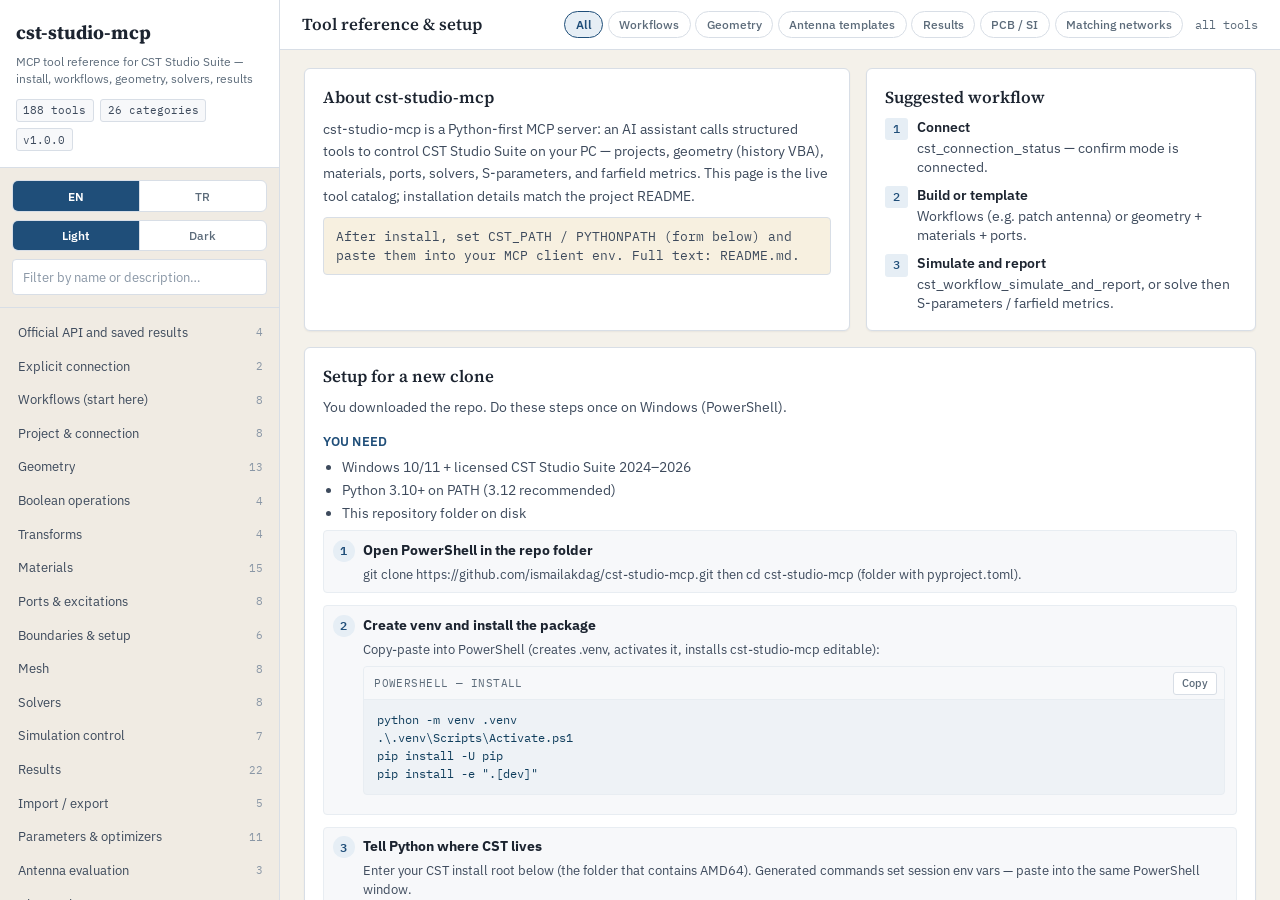
<file: site/docs/index.html>
<!DOCTYPE html>
<html lang="en">
<head>
<meta charset="utf-8"/>
<meta name="viewport" content="width=device-width, initial-scale=1"/>
<title>cst-studio-mcp — CST Studio Suite MCP</title>
<link rel="preconnect" href="https://fonts.googleapis.com"/>
<link rel="preconnect" href="https://fonts.gstatic.com" crossorigin/>
<link href="https://fonts.googleapis.com/css2?family=IBM+Plex+Mono:wght@400;500&family=IBM+Plex+Sans:ital,wght@0,400;0,500;0,600;0,700;1,400&family=Source+Serif+4:opsz,wght@8..60,400;8..60,600;8..60,700&display=swap" rel="stylesheet"/>
<script>
/* Apply saved theme before paint to avoid flash / missing dark mode */
(function () {
  try {
    var t = localStorage.getItem('cst_mcp_theme') || 'light';
    document.documentElement.setAttribute('data-theme', t === 'dark' ? 'dark' : 'light');
  } catch (e) {}
})();
</script>
<style>
:root {
  --ink: #1c2430;
  --ink-soft: #3d4a5c;
  --muted: #5c6b7a;
  --faint: #8a97a6;
  --line: #d8dee6;
  --line-soft: #e8edf2;
  --paper: #f4f1ea;
  --paper-2: #ebe6dc;
  --surface: #ffffff;
  --surface-2: #f7f8fa;
  --sidebar: #f0ebe3;
  --accent: #1f4e79;
  --accent-2: #2a6f97;
  --accent-soft: #e6eef5;
  --code-bg: #eef2f6;
  --code-ink: #0f3d5c;
  --ok: #1b6b4a;
  --warn-bg: #f7f0e0;
  --radius: 6px;
  --sidebar-w: 280px;
  --font-ui: "IBM Plex Sans", "Segoe UI", system-ui, sans-serif;
  --font-serif: "Source Serif 4", "Times New Roman", Georgia, serif;
  --font-mono: "IBM Plex Mono", "Consolas", ui-monospace, monospace;
  --shadow: 0 1px 2px rgba(28, 36, 48, 0.06);
  --badge-req-fg: #7a3e1d;
  --badge-req-bg: #f8efe6;
  --badge-req-bd: #e2c9b0;
}

/* Academic dark — slate/ink, not terminal green */
html[data-theme="dark"] {
  --ink: #e6eaf0;
  --ink-soft: #b8c2d0;
  --muted: #8b98a8;
  --faint: #6b7888;
  --line: #2c3544;
  --line-soft: #243040;
  --paper: #12171f;
  --paper-2: #0e1319;
  --surface: #1a212c;
  --surface-2: #222b38;
  --sidebar: #161c26;
  --accent: #6ea8d8;
  --accent-2: #8fbee6;
  --accent-soft: rgba(110, 168, 216, 0.12);
  --code-bg: #0f1520;
  --code-ink: #9ec9ea;
  --ok: #5dba8c;
  --warn-bg: #2a2418;
  --shadow: 0 1px 2px rgba(0, 0, 0, 0.35);
  --badge-req-fg: #f0c9a8;
  --badge-req-bg: #3a2a1c;
  --badge-req-bd: #5c4330;
  color-scheme: dark;
}

* { box-sizing: border-box; }
html { scroll-behavior: auto; }
html, body {
  height: 100%;
  margin: 0;
}
body {
  font-family: var(--font-ui);
  color: var(--ink);
  background: var(--paper);
  line-height: 1.5;
  -webkit-font-smoothing: antialiased;
}

.app {
  display: grid;
  grid-template-columns: var(--sidebar-w) minmax(0, 1fr);
  height: 100vh;
  max-width: 100vw;
  overflow: hidden;
}

/* —— Sidebar —— */
.sidebar {
  background: var(--sidebar);
  border-right: 1px solid var(--line);
  display: flex;
  flex-direction: column;
  min-width: 0;
  height: 100vh;
  overflow: hidden;
}
.brand {
  padding: 1.15rem 1rem 1rem;
  border-bottom: 1px solid var(--line);
  background: var(--surface);
  flex-shrink: 0;
}
.brand h1 {
  margin: 0;
  font-family: var(--font-serif);
  font-size: 1.2rem;
  font-weight: 700;
  letter-spacing: -0.01em;
  color: var(--ink);
}
.brand .sub {
  margin: 0.35rem 0 0;
  font-size: 0.78rem;
  color: var(--muted);
  line-height: 1.4;
}
.brand-meta {
  display: flex;
  gap: 0.4rem;
  flex-wrap: wrap;
  margin-top: 0.7rem;
}
.meta-chip {
  font-family: var(--font-mono);
  font-size: 0.68rem;
  color: var(--ink-soft);
  background: var(--surface-2);
  border: 1px solid var(--line);
  border-radius: 3px;
  padding: 0.15rem 0.4rem;
}

.side-controls {
  padding: 0.75rem;
  border-bottom: 1px solid var(--line);
  display: flex;
  flex-direction: column;
  gap: 0.5rem;
  flex-shrink: 0;
  background: var(--sidebar);
}
.seg {
  display: grid;
  grid-template-columns: 1fr 1fr;
  gap: 0;
  border: 1px solid var(--line);
  border-radius: 6px;
  overflow: hidden;
  background: var(--surface);
}
.seg button {
  font-family: var(--font-ui);
  font-size: 0.75rem;
  font-weight: 500;
  border: none;
  border-right: 1px solid var(--line);
  background: transparent;
  color: var(--muted);
  padding: 0.45rem 0.4rem;
  cursor: pointer;
  margin: 0;
}
.seg button:last-child { border-right: none; }
.seg button:hover {
  color: var(--ink);
  background: var(--surface-2);
}
.seg button.on {
  background: var(--accent);
  color: #fff;
  font-weight: 600;
}
html[data-theme="dark"] .seg button.on {
  color: #0e1319;
  background: var(--accent);
}
.filters {
  display: flex;
  gap: 0.3rem;
  flex-wrap: wrap;
}
.filter-btn {
  font-family: var(--font-ui);
  font-size: 0.72rem;
  font-weight: 500;
  border: 1px solid var(--line);
  background: var(--surface);
  color: var(--muted);
  border-radius: 999px;
  padding: 0.3rem 0.65rem;
  cursor: pointer;
}
.filter-btn:hover {
  border-color: var(--accent-2);
  color: var(--accent);
}
.filter-btn.on {
  background: var(--accent-soft);
  border-color: var(--accent);
  color: var(--accent);
  font-weight: 600;
}
.search {
  width: 100%;
  font-family: var(--font-ui);
  font-size: 0.84rem;
  border: 1px solid var(--line);
  background: var(--surface);
  color: var(--ink);
  border-radius: 4px;
  padding: 0.5rem 0.65rem;
  outline: none;
}
.search:focus {
  border-color: var(--accent-2);
  box-shadow: 0 0 0 2px var(--accent-soft);
}
.search::placeholder { color: var(--faint); }

.nav {
  flex: 1 1 auto;
  overflow-y: auto;
  overflow-x: hidden;
  padding: 0.5rem 0.45rem 1rem;
  overscroll-behavior: contain;
}
.nav-item {
  display: flex;
  align-items: center;
  justify-content: space-between;
  gap: 0.5rem;
  padding: 0.42rem 0.55rem;
  margin-bottom: 1px;
  border-radius: 4px;
  color: var(--ink-soft);
  text-decoration: none;
  font-size: 0.8rem;
  border-left: 2px solid transparent;
}
.nav-item:hover {
  background: rgba(255,255,255,0.55);
  color: var(--ink);
}
.nav-item.active {
  background: var(--surface);
  color: var(--accent);
  border-left-color: var(--accent);
  font-weight: 600;
  box-shadow: var(--shadow);
}
.nav-item .lbl {
  min-width: 0;
  overflow: hidden;
  text-overflow: ellipsis;
  white-space: nowrap;
}
.nav-item .cnt {
  font-family: var(--font-mono);
  font-size: 0.68rem;
  color: var(--faint);
  flex-shrink: 0;
}

/* —— Main —— */
.main {
  display: flex;
  flex-direction: column;
  min-width: 0;
  height: 100vh;
  overflow: hidden;
  background: var(--paper);
}
.topbar {
  display: flex;
  align-items: center;
  gap: 0.75rem;
  flex-wrap: wrap;
  padding: 0.7rem 1.35rem;
  background: var(--surface);
  border-bottom: 1px solid var(--line);
  flex-shrink: 0;
  z-index: 5;
}
.topbar h2 {
  margin: 0;
  font-family: var(--font-serif);
  font-size: 1.05rem;
  font-weight: 600;
  color: var(--ink);
  flex: 1 1 auto;
  min-width: 10rem;
}
.result-meta {
  font-family: var(--font-mono);
  font-size: 0.72rem;
  color: var(--muted);
  white-space: nowrap;
}

.content {
  flex: 1 1 auto;
  overflow-y: auto;
  overflow-x: hidden;
  padding: 1.15rem 1.5rem 2.5rem;
  overscroll-behavior: contain;
  scroll-behavior: auto;
}

/* Intro + install guide */
.intro {
  display: flex;
  flex-direction: column;
  gap: 1rem;
  margin-bottom: 1.5rem;
}
.intro-top {
  display: grid;
  grid-template-columns: 1.4fr 1fr;
  gap: 1rem;
}
.panel {
  background: var(--surface);
  border: 1px solid var(--line);
  border-radius: var(--radius);
  padding: 1rem 1.15rem;
  box-shadow: var(--shadow);
}
.panel h3 {
  margin: 0 0 0.45rem;
  font-family: var(--font-serif);
  font-size: 1.05rem;
  font-weight: 600;
  color: var(--ink);
}
.panel h4 {
  margin: 0.85rem 0 0.35rem;
  font-family: var(--font-ui);
  font-size: 0.82rem;
  font-weight: 600;
  color: var(--accent);
  letter-spacing: 0.02em;
  text-transform: uppercase;
}
.panel p {
  margin: 0 0 0.55rem;
  font-size: 0.9rem;
  color: var(--ink-soft);
  line-height: 1.55;
}
.panel p:last-child { margin-bottom: 0; }
.panel .note {
  margin-top: 0.65rem;
  padding: 0.55rem 0.7rem;
  background: var(--warn-bg);
  border: 1px solid var(--line);
  border-radius: 4px;
  font-size: 0.82rem;
  color: var(--ink-soft);
  line-height: 1.45;
}
.guide-grid {
  display: grid;
  grid-template-columns: 1fr 1fr;
  gap: 1rem;
}
.guide-wide { grid-column: 1 / -1; }
table.env {
  width: 100%;
  border-collapse: collapse;
  font-size: 0.78rem;
  margin: 0.4rem 0 0.2rem;
}
table.env th, table.env td {
  text-align: left;
  vertical-align: top;
  padding: 0.35rem 0.4rem;
  border-bottom: 1px solid var(--line-soft);
}
table.env th {
  font-size: 0.68rem;
  font-weight: 600;
  color: var(--muted);
  text-transform: uppercase;
  letter-spacing: 0.04em;
}
table.env code {
  font-family: var(--font-mono);
  font-size: 0.74rem;
  color: var(--code-ink);
  background: var(--code-bg);
  padding: 0.05rem 0.28rem;
  border-radius: 3px;
}
/* Copyable code blocks */
.code-block {
  margin: 0.45rem 0 0.65rem;
  border: 1px solid var(--line-soft);
  border-radius: 4px;
  background: var(--code-bg);
  overflow: hidden;
}
.code-block-head {
  display: flex;
  align-items: center;
  justify-content: space-between;
  gap: 0.5rem;
  padding: 0.28rem 0.45rem 0.28rem 0.65rem;
  border-bottom: 1px solid var(--line-soft);
  background: var(--surface-2);
}
.code-block-head .lbl {
  font-family: var(--font-mono);
  font-size: 0.68rem;
  color: var(--muted);
  text-transform: uppercase;
  letter-spacing: 0.04em;
}
.code-block pre {
  margin: 0;
  padding: 0.7rem 0.8rem;
  overflow-x: auto;
  font-family: var(--font-mono);
  font-size: 0.74rem;
  line-height: 1.5;
  color: var(--code-ink);
  white-space: pre;
  tab-size: 2;
}
.btn-copy-sm {
  flex-shrink: 0;
  font-family: var(--font-ui);
  font-size: 0.7rem;
  font-weight: 500;
  color: var(--muted);
  background: var(--surface);
  border: 1px solid var(--line);
  border-radius: 3px;
  padding: 0.22rem 0.5rem;
  cursor: pointer;
}
.btn-copy-sm:hover {
  color: var(--accent);
  border-color: var(--accent-2);
  background: var(--accent-soft);
}
.btn-copy-sm.ok {
  color: var(--ok);
  border-color: #9dcbb5;
  background: #eef7f2;
}
html[data-theme="dark"] .btn-copy-sm.ok {
  color: var(--ok);
  border-color: #3d6b52;
  background: #1a2e24;
}

/* Path builder form */
.path-form {
  display: grid;
  gap: 0.55rem;
  margin: 0.5rem 0 0.35rem;
}
.path-form label {
  display: grid;
  gap: 0.22rem;
  font-size: 0.78rem;
  font-weight: 600;
  color: var(--muted);
}
.path-form input[type="text"] {
  font-family: var(--font-mono);
  font-size: 0.78rem;
  font-weight: 400;
  color: var(--ink);
  background: var(--surface);
  border: 1px solid var(--line);
  border-radius: 4px;
  padding: 0.45rem 0.55rem;
  outline: none;
  width: 100%;
}
.path-form input[type="text"]:focus {
  border-color: var(--accent-2);
  box-shadow: 0 0 0 2px var(--accent-soft);
}
.path-form .hint {
  font-weight: 400;
  font-size: 0.74rem;
  color: var(--faint);
  line-height: 1.35;
}
.step-list {
  margin: 0.35rem 0 0.5rem;
  padding: 0;
  list-style: none;
  counter-reset: setup;
}
.step-list > li {
  position: relative;
  margin: 0 0 0.75rem;
  padding: 0.55rem 0.65rem 0.55rem 2.4rem;
  border: 1px solid var(--line-soft);
  border-radius: 4px;
  background: var(--surface-2);
}
.step-list > li::before {
  counter-increment: setup;
  content: counter(setup);
  position: absolute;
  left: 0.55rem;
  top: 0.55rem;
  width: 1.35rem;
  height: 1.35rem;
  border-radius: 50%;
  background: var(--accent-soft);
  color: var(--accent);
  font-family: var(--font-mono);
  font-size: 0.72rem;
  font-weight: 600;
  display: flex;
  align-items: center;
  justify-content: center;
}
.step-list > li > b {
  display: block;
  font-size: 0.86rem;
  color: var(--ink);
  margin-bottom: 0.25rem;
}
.step-list > li > p {
  margin: 0 0 0.35rem;
  font-size: 0.82rem;
  color: var(--ink-soft);
  line-height: 1.45;
  font-weight: 400;
}
ul.plain {
  margin: 0.25rem 0 0.4rem;
  padding-left: 1.15rem;
  font-size: 0.86rem;
  color: var(--ink-soft);
  line-height: 1.5;
}
ul.plain li { margin: 0.15rem 0; }
ul.plain code {
  font-family: var(--font-mono);
  font-size: 0.78rem;
  color: var(--code-ink);
  background: var(--code-bg);
  padding: 0.05rem 0.25rem;
  border-radius: 3px;
}
.steps {
  list-style: none;
  margin: 0;
  padding: 0;
  display: grid;
  gap: 0.55rem;
}
.steps li {
  display: grid;
  grid-template-columns: 1.5rem 1fr;
  gap: 0.5rem;
  font-size: 0.86rem;
  color: var(--ink-soft);
  line-height: 1.4;
}
.steps .n {
  font-family: var(--font-mono);
  font-size: 0.72rem;
  font-weight: 500;
  color: var(--accent);
  background: var(--accent-soft);
  border-radius: 3px;
  width: 1.4rem;
  height: 1.4rem;
  display: grid;
  place-items: center;
}
.steps b {
  display: block;
  color: var(--ink);
  font-weight: 600;
  margin-bottom: 0.1rem;
}
.note {
  margin-top: 0.75rem;
  padding-top: 0.65rem;
  border-top: 1px solid var(--line-soft);
  font-size: 0.78rem;
  color: var(--muted);
  font-family: var(--font-mono);
  line-height: 1.4;
}

/* Categories & tools */
.category {
  margin: 0 0 1.75rem;
  scroll-margin-top: 0.75rem;
}
.category.hidden { display: none; }
.cat-head {
  margin-bottom: 0.65rem;
  padding-bottom: 0.45rem;
  border-bottom: 1px solid var(--line);
}
.cat-head h3 {
  margin: 0;
  font-family: var(--font-serif);
  font-size: 1.12rem;
  font-weight: 600;
  color: var(--ink);
  display: flex;
  align-items: baseline;
  gap: 0.55rem;
  flex-wrap: wrap;
}
.cat-head .count {
  font-family: var(--font-mono);
  font-size: 0.72rem;
  font-weight: 500;
  color: var(--muted);
  background: var(--surface);
  border: 1px solid var(--line);
  border-radius: 3px;
  padding: 0.1rem 0.4rem;
}
.cat-head p {
  margin: 0.3rem 0 0;
  font-size: 0.86rem;
  color: var(--muted);
  max-width: 72ch;
}

.tool-grid {
  display: grid;
  grid-template-columns: repeat(auto-fill, minmax(min(100%, 380px), 1fr));
  gap: 0.7rem;
}
.tool-card {
  background: var(--surface);
  border: 1px solid var(--line);
  border-radius: var(--radius);
  padding: 0.85rem 0.95rem;
  display: flex;
  flex-direction: column;
  gap: 0.45rem;
  min-height: 8.5rem;
  box-shadow: var(--shadow);
}
.tool-card:hover {
  border-color: #b8c5d4;
}
.tool-card.hidden { display: none; }
.tool-top {
  display: flex;
  justify-content: space-between;
  align-items: flex-start;
  gap: 0.5rem;
}
.tool-top code {
  font-family: var(--font-mono);
  font-size: 0.78rem;
  font-weight: 500;
  color: var(--code-ink);
  background: var(--code-bg);
  border: 1px solid var(--line-soft);
  border-radius: 3px;
  padding: 0.18rem 0.4rem;
  word-break: break-all;
  line-height: 1.35;
}
.btn-copy {
  flex-shrink: 0;
  font-family: var(--font-ui);
  font-size: 0.7rem;
  font-weight: 500;
  color: var(--muted);
  background: var(--surface-2);
  border: 1px solid var(--line);
  border-radius: 3px;
  padding: 0.25rem 0.45rem;
  cursor: pointer;
}
.btn-copy:hover {
  color: var(--accent);
  border-color: var(--accent-2);
  background: var(--accent-soft);
}
.btn-copy.ok {
  color: var(--ok);
  border-color: #9dcbb5;
  background: #eef7f2;
}
.desc {
  font-size: 0.86rem;
  color: var(--ink-soft);
  line-height: 1.5;
  margin: 0;
}
.tool-actions {
  margin-top: auto;
  display: flex;
  gap: 0.75rem;
  align-items: center;
  padding-top: 0.25rem;
}
.btn-link {
  font-family: var(--font-ui);
  font-size: 0.76rem;
  font-weight: 500;
  color: var(--accent);
  background: none;
  border: none;
  padding: 0;
  cursor: pointer;
  text-decoration: underline;
  text-underline-offset: 2px;
}
.btn-link:hover { color: var(--accent-2); }

.params {
  display: none;
  margin-top: 0.25rem;
  padding-top: 0.55rem;
  border-top: 1px solid var(--line-soft);
}
.tool-card.open .params { display: block; }
table.p {
  width: 100%;
  border-collapse: collapse;
  font-size: 0.78rem;
}
table.p th, table.p td {
  text-align: left;
  vertical-align: top;
  padding: 0.35rem 0.3rem;
  border-bottom: 1px solid var(--line-soft);
}
table.p th {
  font-family: var(--font-ui);
  font-size: 0.68rem;
  font-weight: 600;
  color: var(--muted);
  text-transform: uppercase;
  letter-spacing: 0.04em;
}
table.p code {
  font-family: var(--font-mono);
  font-size: 0.74rem;
  color: var(--code-ink);
}
.badge {
  display: inline-block;
  font-family: var(--font-mono);
  font-size: 0.64rem;
  border-radius: 2px;
  padding: 0.05rem 0.3rem;
  margin-right: 0.2rem;
  border: 1px solid var(--line);
  color: var(--muted);
  background: var(--surface-2);
}
.badge.req {
  color: var(--badge-req-fg);
  background: var(--badge-req-bg);
  border-color: var(--badge-req-bd);
}
html[data-theme="dark"] .btn-copy.ok {
  color: var(--ok);
  border-color: #3d6b52;
  background: #1a2e24;
}
html[data-theme="dark"] .nav-item:hover {
  background: rgba(255,255,255,0.04);
}
html[data-theme="dark"] .nav-item.active {
  background: var(--surface-2);
}
.badge.enum {
  color: var(--accent);
  background: var(--accent-soft);
  border-color: #c5d6e6;
}
.pdesc {
  color: var(--muted);
  margin-top: 0.15rem;
  line-height: 1.35;
  font-size: 0.76rem;
}
.default {
  font-family: var(--font-mono);
  font-size: 0.7rem;
  color: var(--faint);
}

.empty {
  display: none;
  text-align: center;
  color: var(--muted);
  padding: 2rem 1rem;
  border: 1px dashed var(--line);
  border-radius: var(--radius);
  background: var(--surface);
  font-size: 0.9rem;
}
.empty.show { display: block; }

footer {
  margin-top: 1.75rem;
  padding-top: 0.75rem;
  border-top: 1px solid var(--line);
  font-family: var(--font-mono);
  font-size: 0.72rem;
  color: var(--faint);
}

@media (max-width: 900px) {
  .app {
    grid-template-columns: 1fr;
    height: auto;
    overflow: visible;
  }
  body { overflow: auto; height: auto; }
  .sidebar {
    height: auto;
    max-height: 40vh;
  }
  .main { height: auto; min-height: 60vh; }
  .content { overflow: visible; }
  .intro-top, .guide-grid { grid-template-columns: 1fr; }
  .guide-wide { grid-column: auto; }
  .tool-grid { grid-template-columns: 1fr; }
}
</style>
</head>
<body>
<div class="app">
  <aside class="sidebar">
    <div class="brand">
      <h1>cst-studio-mcp</h1>
      <p class="sub" id="brandSub">CST Studio Suite MCP tool reference</p>
      <div class="brand-meta">
        <span class="meta-chip" id="pillTools">— tools</span>
        <span class="meta-chip" id="pillCats">— categories</span>
        <span class="meta-chip">v1.0.0</span>
      </div>
    </div>
    <div class="side-controls">
      <div class="seg" role="group" aria-label="Language">
        <button type="button" id="btnEn" class="on">EN</button>
        <button type="button" id="btnTr">TR</button>
      </div>
      <div class="seg" role="group" aria-label="Theme">
        <button type="button" id="btnLight" class="on">Light</button>
        <button type="button" id="btnDark">Dark</button>
      </div>
      <input class="search" id="search" type="search" placeholder="Search tools…" autocomplete="off" spellcheck="false"/>
    </div>
    <nav class="nav" id="nav" aria-label="Categories"></nav>
  </aside>

  <section class="main">
    <header class="topbar">
      <h2 id="pageTitle">Tool reference</h2>
      <div class="filters" id="filters"></div>
      <div class="result-meta" id="resultMeta"></div>
    </header>
    <div class="content" id="content">
      <div class="intro" id="intro"></div>
      <div class="empty" id="empty"></div>
      <div id="categories"></div>
      <footer id="footer"></footer>
    </div>
  </section>
</div>

<script id="catalog" type="application/json">{"name": "cst-studio-mcp", "package_license": "AGPL-3.0-or-later", "upstream": "https://github.com/RFingAdam/mcp-cst-studio", "license_scope": "https://github.com/ismailakdag/cst-studio-mcp/blob/main/LICENSE", "version": "1.1.0", "total_tools": 188, "categories": [{"id": "official", "title_en": "Official API and saved results", "title_tr": "Resmî API ve kayıtlı sonuçlar", "blurb_en": "Read local CST Python/VBA help and complex saved results without opening CST.", "blurb_tr": "CST açmadan yerel Python/VBA belgelerini ve kayıtlı kompleks sonuçları okuyun.", "module": "official", "count": 4, "tools": [{"name": "cst_search_help", "description": "Search the installed official CST Python/VBA help by topic filename. Does not start CST. Read the matching help before constructing API calls.", "category_id": "official", "params": [{"name": "query", "type": "string", "description": "", "default": null, "enum": null, "required": true}, {"name": "limit", "type": "integer", "description": "", "default": 15, "enum": null, "required": false}], "required": ["query"]}, {"name": "cst_read_help", "description": "Read a paginated official local CST help topic returned by cst_search_help. No GUI or solver.", "category_id": "official", "params": [{"name": "topic", "type": "string", "description": "", "default": null, "enum": null, "required": true}, {"name": "offset", "type": "integer", "description": "", "default": 0, "enum": null, "required": false}, {"name": "max_chars", "type": "integer", "description": "", "default": 10000, "enum": null, "required": false}], "required": ["topic"]}, {"name": "cst_list_saved_results", "description": "List exact result tree paths and run IDs from a saved, unpacked, completed .cst file using cst.results. No connection or CST GUI is required. Do not use a file currently being solved.", "category_id": "official", "params": [{"name": "project_path", "type": "string", "description": "", "default": null, "enum": null, "required": true}, {"name": "contains", "type": "string", "description": "", "default": "", "enum": null, "required": false}, {"name": "offset", "type": "integer", "description": "", "default": 0, "enum": null, "required": false}, {"name": "limit", "type": "integer", "description": "", "default": 50, "enum": null, "required": false}], "required": ["project_path"]}, {"name": "cst_read_saved_result", "description": "Read a complete complex 1D curve by exact tree path and run_id from a completed saved .cst, without opening CST. Raw real/imag are preserved; format adds derived values. max_points=0 returns all samples; otherwise returns an explicitly sampled preview.", "category_id": "official", "params": [{"name": "project_path", "type": "string", "description": "", "default": null, "enum": null, "required": true}, {"name": "tree_path", "type": "string", "description": "", "default": null, "enum": null, "required": true}, {"name": "run_id", "type": "integer", "description": "", "default": 0, "enum": null, "required": false}, {"name": "format", "type": "string", "description": "", "default": "real_imag", "enum": ["real_imag", "db", "mag", "phase"], "required": false}, {"name": "max_points", "type": "integer", "description": "", "default": 200, "enum": null, "required": false}], "required": ["project_path", "tree_path"]}]}, {"id": "connection", "title_en": "Explicit connection", "title_tr": "Açık bağlantı yönetimi", "blurb_en": "Attach to CST explicitly; disconnect without closing user projects.", "blurb_tr": "CST bağlantısını açıkça kurun; kullanıcı projelerini kapatmadan ayrılın.", "module": "connection", "count": 2, "tools": [{"name": "cst_connect", "description": "Explicitly attach to a running CST Design Environment or start one. Disabled mode never connects.", "category_id": "connection", "params": [], "required": []}, {"name": "cst_disconnect", "description": "Detach this MCP session without closing CST, projects, or a running solver.", "category_id": "connection", "params": [], "required": []}]}, {"id": "workflows", "title_en": "Workflows (start here)", "title_tr": "İş akışları (buradan başla)", "blurb_en": "One-shot helpers for common tasks. New users should start here.", "blurb_tr": "Sık işler için tek adımlık yardımcılar. Yeni kullanıcılar buradan başlamalı.", "module": "workflows", "count": 8, "tools": [{"name": "cst_workflow_patch_antenna", "description": "END-TO-END / Uçtan uca: size a rectangular microstrip patch, build substrate/ground/patch/feed, frequency, open BCs, waveguide port, farfield monitor. Does not connect to or start CST; call cst_connect first for live execution, otherwise it returns offline VBA. Does NOT run the solver. Simülasyon çalıştırmaz — next: cst_workflow_run_and_s11 or cst_run_simulation.", "category_id": "workflows", "params": [{"name": "frequency_ghz", "type": "number", "description": "Center frequency (GHz) / Merkez frekans", "default": null, "enum": null, "required": true}, {"name": "epsilon_r", "type": "number", "description": "Substrate εr", "default": 4.4, "enum": null, "required": false}, {"name": "height_mm", "type": "number", "description": "Substrate height (mm)", "default": 1.6, "enum": null, "required": false}, {"name": "tan_delta", "type": "number", "description": "Loss tangent", "default": 0.02, "enum": null, "required": false}, {"name": "feed_type", "type": "string", "description": "", "default": "inset", "enum": ["inset", "microstrip", "probe"], "required": false}, {"name": "project_path", "type": "string", "description": "Optional .cst path when creating a new project", "default": null, "enum": null, "required": false}, {"name": "create_project", "type": "boolean", "description": "", "default": true, "enum": null, "required": false}], "required": ["frequency_ghz"]}, {"name": "cst_workflow_run_and_s11", "description": "Run solver and return structured S11/Sij with metrics (min dB, bandwidth). BLOCKING: waits for the whole solve (up to timeout_s) inside one tool call; many MCP clients abort calls after ~60 s. For longer solves use cst_run_simulation_async + cst_wait_for_simulation, then cst_get_s_parameters. Solver çalıştırır ve S parametrelerini metriklerle döner.", "category_id": "workflows", "params": [{"name": "port_out", "type": "integer", "description": "", "default": 1, "enum": null, "required": false}, {"name": "port_in", "type": "integer", "description": "", "default": 1, "enum": null, "required": false}, {"name": "timeout_s", "type": "number", "description": "", "default": 3600, "enum": null, "required": false}, {"name": "max_points", "type": "integer", "description": "", "default": 200, "enum": null, "required": false}], "required": []}, {"name": "cst_design_patch_only", "description": "Calculate microstrip patch dimensions only (offline, no CST). Sadece boyut hesabı — CST gerekmez.", "category_id": "workflows", "params": [{"name": "frequency_ghz", "type": "number", "description": "", "default": null, "enum": null, "required": true}, {"name": "epsilon_r", "type": "number", "description": "", "default": 4.4, "enum": null, "required": false}, {"name": "height_mm", "type": "number", "description": "", "default": 1.6, "enum": null, "required": false}, {"name": "tan_delta", "type": "number", "description": "", "default": 0.02, "enum": null, "required": false}, {"name": "feed_type", "type": "string", "description": "", "default": "inset", "enum": ["inset", "microstrip", "probe"], "required": false}], "required": ["frequency_ghz"]}, {"name": "cst_export_structure_views", "description": "Export structure screenshots (perspective/xy/xz/yz) via Plot.ExportImage. Yapı görünüm görsellerini dışa aktarır. Connected mode required.", "category_id": "workflows", "params": [{"name": "out_dir", "type": "string", "description": "Output folder (default: work_dir/exports/views)", "default": null, "enum": null, "required": false}, {"name": "width", "type": "integer", "description": "", "default": 1280, "enum": null, "required": false}, {"name": "height", "type": "integer", "description": "", "default": 720, "enum": null, "required": false}, {"name": "views", "type": "array", "description": "Subset of: perspective, xy, xz, yz", "default": null, "enum": null, "required": false}], "required": []}, {"name": "cst_workflow_design_report", "description": "ONE-SHOT design package after modeling/simulation: project status, parameters/dimensions, S-parameters (+metrics), best-effort farfield export, and structure view images. Each section fails soft — you still get partial results. Tasarım bittikten sonra boyutlar, S11, uzak alan ve görselleri tek çağrıda toplar.", "category_id": "workflows", "params": [{"name": "port", "type": "integer", "description": "", "default": 1, "enum": null, "required": false}, {"name": "frequency_ghz", "type": "number", "description": "Optional farfield monitor frequency hint", "default": null, "enum": null, "required": false}, {"name": "include_images", "type": "boolean", "description": "", "default": true, "enum": null, "required": false}, {"name": "include_sparams", "type": "boolean", "description": "", "default": true, "enum": null, "required": false}, {"name": "include_farfield", "type": "boolean", "description": "", "default": true, "enum": null, "required": false}, {"name": "include_parameters", "type": "boolean", "description": "", "default": true, "enum": null, "required": false}, {"name": "max_points", "type": "integer", "description": "", "default": 200, "enum": null, "required": false}, {"name": "out_dir", "type": "string", "description": "Report folder (default under CST_WORK_DIR/exports/report_*)", "default": null, "enum": null, "required": false}], "required": []}, {"name": "cst_workflow_simulate_and_report", "description": "Run the solver, then immediately build a design report (S-params + views + optional farfield). BLOCKING: waits for the whole solve (up to timeout_s) inside one tool call; many MCP clients abort calls after ~60 s. For longer solves use cst_run_simulation_async + cst_wait_for_simulation, then cst_workflow_design_report. Simülasyonu çalıştırıp rapor paketini üretir.", "category_id": "workflows", "params": [{"name": "port", "type": "integer", "description": "", "default": 1, "enum": null, "required": false}, {"name": "frequency_ghz", "type": "number", "description": "", "default": null, "enum": null, "required": false}, {"name": "timeout_s", "type": "number", "description": "", "default": 3600, "enum": null, "required": false}, {"name": "include_images", "type": "boolean", "description": "", "default": true, "enum": null, "required": false}, {"name": "include_farfield", "type": "boolean", "description": "", "default": true, "enum": null, "required": false}, {"name": "max_points", "type": "integer", "description": "", "default": 200, "enum": null, "required": false}, {"name": "out_dir", "type": "string", "description": "", "default": null, "enum": null, "required": false}], "required": []}, {"name": "cst_discover_farfield_monitors", "description": "Discover farfield monitors from the project Result folder and tree-path heuristics. Uzak alan monitörlerini disk + path sezgisiyle listeler.", "category_id": "workflows", "params": [], "required": []}, {"name": "cst_get_farfield_metrics", "description": "Read antenna metrics after a solve: S11 + radiation/total efficiency from 1D Results, plus max realized gain via official FarfieldPlot.GetMax (SelectTreeItem Farfields\\farfield (f=X) [1] → Plot → GetMax). Does NOT use ASCIIExportSummary (that API spams Message on CST 2026). Solve sonrası S11, verimlilik ve max gain; GUI farfield ile uyumlu.", "category_id": "workflows", "params": [{"name": "frequency_ghz", "type": "number", "description": "Design frequency in GHz (for nearest efficiency sample)", "default": null, "enum": null, "required": false}, {"name": "monitor_name", "type": "string", "description": "Optional exact monitor label, e.g. farfield (f=2.4) [1]", "default": null, "enum": null, "required": false}, {"name": "try_farfield_plot", "type": "boolean", "description": "If true (default), also run FarfieldPlot.GetMax for peak realized gain. Set false for 1D-only metrics.", "default": true, "enum": null, "required": false}], "required": []}]}, {"id": "project", "title_en": "Project & connection", "title_tr": "Proje ve bağlantı", "blurb_en": "Create, open, save projects and check CST connection.", "blurb_tr": "Proje aç/kaydet ve CST bağlantısını kontrol et.", "module": "project", "count": 8, "tools": [{"name": "cst_create_project", "description": "Create a new CST Studio Suite project file. In connected mode the project is created directly; in offline mode a VBA script is returned for manual execution.", "category_id": "project", "params": [{"name": "path", "type": "string", "description": "Full file path for the new project, e.g. 'C:/cst_projects/MyAntenna.cst'.", "default": null, "enum": null, "required": true}, {"name": "project_type", "type": "string", "description": "CST project type. One of: MWS (Microwave Studio), EMS (EM Studio), PS (Particle Studio), MPS (Mphysics Studio), CS (Cable Studio), DS (Design Studio), PCB (PCB Studio).", "default": "MWS", "enum": ["MWS", "EMS", "PS", "MPS", "CS", "DS", "PCB"], "required": false}], "required": ["path"]}, {"name": "cst_open_project", "description": "Open an existing CST Studio Suite project. In connected mode the project is opened in the running instance; in offline mode a reference is stored for subsequent operations.", "category_id": "project", "params": [{"name": "path", "type": "string", "description": "Full file path of the existing .cst project to open.", "default": null, "enum": null, "required": true}], "required": ["path"]}, {"name": "cst_save_project", "description": "Save the currently open CST project. Optionally provide a new path to 'Save As'.", "category_id": "project", "params": [{"name": "path", "type": "string", "description": "Optional file path for 'Save As'. If omitted, saves to the current project path.", "default": null, "enum": null, "required": false}], "required": []}, {"name": "cst_close_project", "description": "Close the currently open CST project and release its resources.", "category_id": "project", "params": [], "required": []}, {"name": "cst_project_info", "description": "Get information about the currently open CST project, including connection mode, project path, and status.", "category_id": "project", "params": [], "required": []}, {"name": "cst_project_tree", "description": "List items in the CST project navigation tree. Optionally specify a subtree path such as 'Components', 'Materials', 'Ports', 'Monitors', or 'Results'.", "category_id": "project", "params": [{"name": "tree_path", "type": "string", "description": "Navigation tree path to list, e.g. 'Components', 'Results', or '2D/3D Results'. Omit for the root tree.", "default": null, "enum": null, "required": false}, {"name": "max_depth", "type": "integer", "description": "How many levels below tree_path to enumerate (default 3).", "default": 3, "enum": null, "required": false}], "required": []}, {"name": "cst_export_project", "description": "Export the current CST project or its geometry to another format such as STL, STEP, IGES, SAT, OBJ, or NASTRAN.", "category_id": "project", "params": [{"name": "path", "type": "string", "description": "Destination file path for the exported file.", "default": null, "enum": null, "required": true}, {"name": "format", "type": "string", "description": "Export format. One of: stl, sat, stp, igs, obj, nas.", "default": null, "enum": ["stl", "sat", "stp", "igs", "obj", "nas"], "required": true}], "required": ["path", "format"]}, {"name": "cst_connection_status", "description": "Get the current CST Studio connection status, including mode (connected/offline), CST availability, version, and work directory.", "category_id": "project", "params": [], "required": []}]}, {"id": "geometry", "title_en": "Geometry", "title_tr": "Geometri", "blurb_en": "3D shapes: bricks, cylinders, spheres, extrusions, wires…", "blurb_tr": "3B şekiller: kutu, silindir, küre, extrude, tel…", "module": "geometry", "count": 13, "tools": [{"name": "cst_create_brick", "description": "Create a rectangular brick (box) in CST Studio.", "category_id": "geometry", "params": [{"name": "component", "type": "string", "description": "Component name (e.g. 'Antenna')", "default": null, "enum": null, "required": true}, {"name": "name", "type": "string", "description": "Solid name (e.g. 'Substrate')", "default": null, "enum": null, "required": true}, {"name": "material", "type": "string", "description": "Material name", "default": "PEC", "enum": null, "required": false}, {"name": "x_min", "type": "number", "description": "X range minimum", "default": null, "enum": null, "required": true}, {"name": "x_max", "type": "number", "description": "X range maximum", "default": null, "enum": null, "required": true}, {"name": "y_min", "type": "number", "description": "Y range minimum", "default": null, "enum": null, "required": true}, {"name": "y_max", "type": "number", "description": "Y range maximum", "default": null, "enum": null, "required": true}, {"name": "z_min", "type": "number", "description": "Z range minimum", "default": null, "enum": null, "required": true}, {"name": "z_max", "type": "number", "description": "Z range maximum", "default": null, "enum": null, "required": true}], "required": ["component", "name", "x_min", "x_max", "y_min", "y_max", "z_min", "z_max"]}, {"name": "cst_create_cylinder", "description": "Create a cylinder in CST Studio. Use inner_radius=0 for a solid cylinder.", "category_id": "geometry", "params": [{"name": "component", "type": "string", "description": "Component name", "default": null, "enum": null, "required": true}, {"name": "name", "type": "string", "description": "Solid name", "default": null, "enum": null, "required": true}, {"name": "material", "type": "string", "description": "Material name", "default": "PEC", "enum": null, "required": false}, {"name": "axis", "type": "string", "description": "Cylinder axis", "default": null, "enum": ["x", "y", "z"], "required": true}, {"name": "outer_radius", "type": "number", "description": "Outer radius", "default": null, "enum": null, "required": true}, {"name": "inner_radius", "type": "number", "description": "Inner radius (0 for solid)", "default": 0, "enum": null, "required": false}, {"name": "center_x", "type": "number", "description": "Center X coordinate", "default": 0, "enum": null, "required": false}, {"name": "center_y", "type": "number", "description": "Center Y coordinate", "default": 0, "enum": null, "required": false}, {"name": "center_z", "type": "number", "description": "Center Z coordinate", "default": 0, "enum": null, "required": false}, {"name": "range_min", "type": "number", "description": "Axis range minimum", "default": null, "enum": null, "required": true}, {"name": "range_max", "type": "number", "description": "Axis range maximum", "default": null, "enum": null, "required": true}], "required": ["component", "name", "axis", "outer_radius", "range_min", "range_max"]}, {"name": "cst_create_cone", "description": "Create a cone or truncated cone in CST Studio.", "category_id": "geometry", "params": [{"name": "component", "type": "string", "description": "Component name", "default": null, "enum": null, "required": true}, {"name": "name", "type": "string", "description": "Solid name", "default": null, "enum": null, "required": true}, {"name": "material", "type": "string", "description": "Material name", "default": "PEC", "enum": null, "required": false}, {"name": "axis", "type": "string", "description": "Cone axis", "default": null, "enum": ["x", "y", "z"], "required": true}, {"name": "bottom_radius", "type": "number", "description": "Bottom radius", "default": null, "enum": null, "required": true}, {"name": "top_radius", "type": "number", "description": "Top radius (0 for pointed cone)", "default": null, "enum": null, "required": true}, {"name": "center_x", "type": "number", "description": "Center X coordinate", "default": 0, "enum": null, "required": false}, {"name": "center_y", "type": "number", "description": "Center Y coordinate", "default": 0, "enum": null, "required": false}, {"name": "center_z", "type": "number", "description": "Center Z coordinate", "default": 0, "enum": null, "required": false}, {"name": "range_min", "type": "number", "description": "Axis range minimum", "default": null, "enum": null, "required": true}, {"name": "range_max", "type": "number", "description": "Axis range maximum", "default": null, "enum": null, "required": true}], "required": ["component", "name", "axis", "bottom_radius", "top_radius", "range_min", "range_max"]}, {"name": "cst_create_sphere", "description": "Create a sphere in CST Studio.", "category_id": "geometry", "params": [{"name": "component", "type": "string", "description": "Component name", "default": null, "enum": null, "required": true}, {"name": "name", "type": "string", "description": "Solid name", "default": null, "enum": null, "required": true}, {"name": "material", "type": "string", "description": "Material name", "default": "PEC", "enum": null, "required": false}, {"name": "center_x", "type": "number", "description": "Center X coordinate", "default": 0, "enum": null, "required": false}, {"name": "center_y", "type": "number", "description": "Center Y coordinate", "default": 0, "enum": null, "required": false}, {"name": "center_z", "type": "number", "description": "Center Z coordinate", "default": 0, "enum": null, "required": false}, {"name": "radius", "type": "number", "description": "Sphere radius", "default": null, "enum": null, "required": true}, {"name": "segments", "type": "integer", "description": "Number of segments (0=auto)", "default": 0, "enum": null, "required": false}], "required": ["component", "name", "radius"]}, {"name": "cst_create_torus", "description": "Create a torus in CST Studio.", "category_id": "geometry", "params": [{"name": "component", "type": "string", "description": "Component name", "default": null, "enum": null, "required": true}, {"name": "name", "type": "string", "description": "Solid name", "default": null, "enum": null, "required": true}, {"name": "material", "type": "string", "description": "Material name", "default": "PEC", "enum": null, "required": false}, {"name": "axis", "type": "string", "description": "Torus axis", "default": null, "enum": ["x", "y", "z"], "required": true}, {"name": "center_x", "type": "number", "description": "Center X coordinate", "default": 0, "enum": null, "required": false}, {"name": "center_y", "type": "number", "description": "Center Y coordinate", "default": 0, "enum": null, "required": false}, {"name": "center_z", "type": "number", "description": "Center Z coordinate", "default": 0, "enum": null, "required": false}, {"name": "outer_radius", "type": "number", "description": "Major radius (center to tube center)", "default": null, "enum": null, "required": true}, {"name": "inner_radius", "type": "number", "description": "Minor radius (tube radius)", "default": null, "enum": null, "required": true}], "required": ["component", "name", "axis", "outer_radius", "inner_radius"]}, {"name": "cst_create_extrude", "description": "Extrude a 2D polygon profile into a 3D solid in CST Studio.", "category_id": "geometry", "params": [{"name": "component", "type": "string", "description": "Component name", "default": null, "enum": null, "required": true}, {"name": "name", "type": "string", "description": "Solid name", "default": null, "enum": null, "required": true}, {"name": "material", "type": "string", "description": "Material name", "default": "PEC", "enum": null, "required": false}, {"name": "points", "type": "array", "description": "List of [x, y] coordinate pairs forming the profile polygon", "default": null, "enum": null, "required": true}, {"name": "height", "type": "number", "description": "Extrusion height", "default": null, "enum": null, "required": true}], "required": ["component", "name", "points", "height"]}, {"name": "cst_create_loft", "description": "Create a lofted solid between two or more 2D profiles in CST Studio.", "category_id": "geometry", "params": [{"name": "component", "type": "string", "description": "Component name", "default": null, "enum": null, "required": true}, {"name": "name", "type": "string", "description": "Solid name", "default": null, "enum": null, "required": true}, {"name": "material", "type": "string", "description": "Material name", "default": "PEC", "enum": null, "required": false}, {"name": "profiles", "type": "array", "description": "List of profiles, each a list of [x, y] coordinate pairs", "default": null, "enum": null, "required": true}], "required": ["component", "name", "profiles"]}, {"name": "cst_create_wire", "description": "Create a bondwire / wire between two points in CST Studio.", "category_id": "geometry", "params": [{"name": "component", "type": "string", "description": "Component name", "default": null, "enum": null, "required": true}, {"name": "name", "type": "string", "description": "Solid name", "default": null, "enum": null, "required": true}, {"name": "start_x", "type": "number", "description": "Start point X", "default": null, "enum": null, "required": true}, {"name": "start_y", "type": "number", "description": "Start point Y", "default": null, "enum": null, "required": true}, {"name": "start_z", "type": "number", "description": "Start point Z", "default": null, "enum": null, "required": true}, {"name": "end_x", "type": "number", "description": "End point X", "default": null, "enum": null, "required": true}, {"name": "end_y", "type": "number", "description": "End point Y", "default": null, "enum": null, "required": true}, {"name": "end_z", "type": "number", "description": "End point Z", "default": null, "enum": null, "required": true}, {"name": "radius", "type": "number", "description": "Wire radius", "default": null, "enum": null, "required": true}], "required": ["component", "name", "start_x", "start_y", "start_z", "end_x", "end_y", "end_z", "radius"]}, {"name": "cst_create_polygon3d", "description": "Create a 3D polygon curve in CST Studio.", "category_id": "geometry", "params": [{"name": "name", "type": "string", "description": "Curve name", "default": null, "enum": null, "required": true}, {"name": "points", "type": "array", "description": "List of [x, y, z] coordinate triples", "default": null, "enum": null, "required": true}], "required": ["name", "points"]}, {"name": "cst_create_analytical_curve", "description": "Create a parametric analytical curve in CST Studio using expressions of parameter t.", "category_id": "geometry", "params": [{"name": "name", "type": "string", "description": "Curve name", "default": null, "enum": null, "required": true}, {"name": "x_expr", "type": "string", "description": "X expression as function of t (e.g. 'cos(t)')", "default": null, "enum": null, "required": true}, {"name": "y_expr", "type": "string", "description": "Y expression as function of t (e.g. 'sin(t)')", "default": null, "enum": null, "required": true}, {"name": "z_expr", "type": "string", "description": "Z expression as function of t (e.g. 't')", "default": null, "enum": null, "required": true}, {"name": "t_min", "type": "number", "description": "Parameter t minimum value", "default": null, "enum": null, "required": true}, {"name": "t_max", "type": "number", "description": "Parameter t maximum value", "default": null, "enum": null, "required": true}], "required": ["name", "x_expr", "y_expr", "z_expr", "t_min", "t_max"]}, {"name": "cst_create_face_from_curves", "description": "Create a planar face from one or more closed curves in CST Studio.", "category_id": "geometry", "params": [{"name": "component", "type": "string", "description": "Component name", "default": null, "enum": null, "required": true}, {"name": "name", "type": "string", "description": "Face/solid name", "default": null, "enum": null, "required": true}, {"name": "curve_names", "type": "array", "description": "List of curve names to form the face boundary", "default": null, "enum": null, "required": true}], "required": ["component", "name", "curve_names"]}, {"name": "cst_create_ecylinder", "description": "Create an elliptical cylinder in CST Studio.", "category_id": "geometry", "params": [{"name": "component", "type": "string", "description": "Component name", "default": null, "enum": null, "required": true}, {"name": "name", "type": "string", "description": "Solid name", "default": null, "enum": null, "required": true}, {"name": "material", "type": "string", "description": "Material name", "default": "PEC", "enum": null, "required": false}, {"name": "axis", "type": "string", "description": "Cylinder axis", "default": null, "enum": ["x", "y", "z"], "required": true}, {"name": "x_radius", "type": "number", "description": "Radius in local X direction", "default": null, "enum": null, "required": true}, {"name": "y_radius", "type": "number", "description": "Radius in local Y direction", "default": null, "enum": null, "required": true}, {"name": "center_x", "type": "number", "description": "Center X coordinate", "default": 0, "enum": null, "required": false}, {"name": "center_y", "type": "number", "description": "Center Y coordinate", "default": 0, "enum": null, "required": false}, {"name": "center_z", "type": "number", "description": "Center Z coordinate", "default": 0, "enum": null, "required": false}, {"name": "range_min", "type": "number", "description": "Axis range minimum", "default": null, "enum": null, "required": true}, {"name": "range_max", "type": "number", "description": "Axis range maximum", "default": null, "enum": null, "required": true}], "required": ["component", "name", "axis", "x_radius", "y_radius", "range_min", "range_max"]}, {"name": "cst_create_polygon_extrude", "description": "Create a polygon and extrude it along an axis in CST Studio. Convenience tool combining polygon profile creation and extrusion.", "category_id": "geometry", "params": [{"name": "component", "type": "string", "description": "Component name", "default": null, "enum": null, "required": true}, {"name": "name", "type": "string", "description": "Solid name", "default": null, "enum": null, "required": true}, {"name": "material", "type": "string", "description": "Material name", "default": "PEC", "enum": null, "required": false}, {"name": "points", "type": "array", "description": "List of [x, y] coordinate pairs forming the polygon", "default": null, "enum": null, "required": true}, {"name": "height", "type": "number", "description": "Extrusion height", "default": null, "enum": null, "required": true}, {"name": "axis", "type": "string", "description": "Extrusion axis", "default": "z", "enum": ["x", "y", "z"], "required": false}], "required": ["component", "name", "points", "height"]}]}, {"id": "boolean", "title_en": "Boolean operations", "title_tr": "Boolean işlemler", "blurb_en": "Combine solids: add, subtract, intersect, insert.", "blurb_tr": "Katıları birleştir: ekle, çıkar, kesişim, insert.", "module": "boolean", "count": 4, "tools": [{"name": "cst_boolean_add", "description": "Unite/add two solids together. The result replaces solid1 with the combined volume of both shapes.", "category_id": "boolean", "params": [{"name": "solid1", "type": "string", "description": "First solid (result kept here) in \"Component:Solid\" format", "default": null, "enum": null, "required": true}, {"name": "solid2", "type": "string", "description": "Second solid (merged into first) in \"Component:Solid\" format", "default": null, "enum": null, "required": true}], "required": ["solid1", "solid2"]}, {"name": "cst_boolean_subtract", "description": "Subtract solid2 from solid1. The overlapping volume of solid2 is removed from solid1. Solid2 is deleted.", "category_id": "boolean", "params": [{"name": "solid1", "type": "string", "description": "Solid to subtract from in \"Component:Solid\" format", "default": null, "enum": null, "required": true}, {"name": "solid2", "type": "string", "description": "Solid to subtract (removed) in \"Component:Solid\" format", "default": null, "enum": null, "required": true}], "required": ["solid1", "solid2"]}, {"name": "cst_boolean_intersect", "description": "Intersect two solids. Only the overlapping volume is kept, replacing solid1. Solid2 is deleted.", "category_id": "boolean", "params": [{"name": "solid1", "type": "string", "description": "First solid in \"Component:Solid\" format", "default": null, "enum": null, "required": true}, {"name": "solid2", "type": "string", "description": "Second solid in \"Component:Solid\" format", "default": null, "enum": null, "required": true}], "required": ["solid1", "solid2"]}, {"name": "cst_boolean_insert", "description": "Insert solid2 into solid1. Solid2 is embedded within solid1, maintaining both material regions at the overlap.", "category_id": "boolean", "params": [{"name": "solid1", "type": "string", "description": "Host solid in \"Component:Solid\" format", "default": null, "enum": null, "required": true}, {"name": "solid2", "type": "string", "description": "Solid to insert in \"Component:Solid\" format", "default": null, "enum": null, "required": true}], "required": ["solid1", "solid2"]}]}, {"id": "transforms", "title_en": "Transforms", "title_tr": "Dönüşümler", "blurb_en": "Move, rotate, mirror, and scale solids.", "blurb_tr": "Taşı, döndür, ayna, ölçekle.", "module": "transforms", "count": 4, "tools": [{"name": "cst_transform_translate", "description": "Translate (move) a solid by a displacement vector (dx, dy, dz). Optionally create a translated copy.", "category_id": "transforms", "params": [{"name": "solid", "type": "string", "description": "Solid reference in \"Component:Solid\" format", "default": null, "enum": null, "required": true}, {"name": "dx", "type": "number", "description": "Translation distance along X axis", "default": null, "enum": null, "required": true}, {"name": "dy", "type": "number", "description": "Translation distance along Y axis", "default": null, "enum": null, "required": true}, {"name": "dz", "type": "number", "description": "Translation distance along Z axis", "default": null, "enum": null, "required": true}, {"name": "copy", "type": "boolean", "description": "If true, create a copy instead of moving the original", "default": false, "enum": null, "required": false}], "required": ["solid", "dx", "dy", "dz"]}, {"name": "cst_transform_rotate", "description": "Rotate a solid by a given angle around an axis (x, y, or z). An optional center point can be specified.", "category_id": "transforms", "params": [{"name": "solid", "type": "string", "description": "Solid reference in \"Component:Solid\" format", "default": null, "enum": null, "required": true}, {"name": "angle", "type": "number", "description": "Rotation angle in degrees", "default": null, "enum": null, "required": true}, {"name": "axis", "type": "string", "description": "Rotation axis", "default": null, "enum": ["x", "y", "z"], "required": true}, {"name": "center_x", "type": "number", "description": "X coordinate of the transform center", "default": 0, "enum": null, "required": false}, {"name": "center_y", "type": "number", "description": "Y coordinate of the transform center", "default": 0, "enum": null, "required": false}, {"name": "center_z", "type": "number", "description": "Z coordinate of the transform center", "default": 0, "enum": null, "required": false}, {"name": "copy", "type": "boolean", "description": "If true, create a copy instead of moving the original", "default": false, "enum": null, "required": false}], "required": ["solid", "angle", "axis"]}, {"name": "cst_transform_mirror", "description": "Mirror a solid across a plane (xy, xz, or yz). An optional center point can be specified.", "category_id": "transforms", "params": [{"name": "solid", "type": "string", "description": "Solid reference in \"Component:Solid\" format", "default": null, "enum": null, "required": true}, {"name": "plane", "type": "string", "description": "Mirror plane", "default": null, "enum": ["xy", "xz", "yz"], "required": true}, {"name": "center_x", "type": "number", "description": "X coordinate of the transform center", "default": 0, "enum": null, "required": false}, {"name": "center_y", "type": "number", "description": "Y coordinate of the transform center", "default": 0, "enum": null, "required": false}, {"name": "center_z", "type": "number", "description": "Z coordinate of the transform center", "default": 0, "enum": null, "required": false}, {"name": "copy", "type": "boolean", "description": "If true, create a copy instead of moving the original", "default": false, "enum": null, "required": false}], "required": ["solid", "plane"]}, {"name": "cst_transform_scale", "description": "Scale a solid by independent factors along each axis. An optional center point can be specified.", "category_id": "transforms", "params": [{"name": "solid", "type": "string", "description": "Solid reference in \"Component:Solid\" format", "default": null, "enum": null, "required": true}, {"name": "scale_x", "type": "number", "description": "Scale factor along X axis", "default": 1.0, "enum": null, "required": false}, {"name": "scale_y", "type": "number", "description": "Scale factor along Y axis", "default": 1.0, "enum": null, "required": false}, {"name": "scale_z", "type": "number", "description": "Scale factor along Z axis", "default": 1.0, "enum": null, "required": false}, {"name": "center_x", "type": "number", "description": "X coordinate of the transform center", "default": 0, "enum": null, "required": false}, {"name": "center_y", "type": "number", "description": "Y coordinate of the transform center", "default": 0, "enum": null, "required": false}, {"name": "center_z", "type": "number", "description": "Z coordinate of the transform center", "default": 0, "enum": null, "required": false}, {"name": "copy", "type": "boolean", "description": "If true, create a copy instead of moving the original", "default": false, "enum": null, "required": false}], "required": ["solid"]}]}, {"id": "materials", "title_en": "Materials", "title_tr": "Malzemeler", "blurb_en": "Metals, dielectrics, and advanced material models.", "blurb_tr": "Metaller, dielektrikler ve gelişmiş malzeme modelleri.", "module": "materials", "count": 15, "tools": [{"name": "cst_create_material", "description": "Create a new material with electromagnetic properties in CST Studio. Specify relative permittivity (epsilon), relative permeability (mu), electric and magnetic loss tangents, and conductivity.", "category_id": "materials", "params": [{"name": "name", "type": "string", "description": "Material name (e.g. 'MySubstrate')", "default": null, "enum": null, "required": true}, {"name": "epsilon", "type": "number", "description": "Relative permittivity (epsilon_r)", "default": 1.0, "enum": null, "required": false}, {"name": "mu", "type": "number", "description": "Relative permeability (mu_r)", "default": 1.0, "enum": null, "required": false}, {"name": "tan_d_e", "type": "number", "description": "Electric loss tangent (tan delta_e)", "default": 0.0, "enum": null, "required": false}, {"name": "tan_d_m", "type": "number", "description": "Magnetic loss tangent (tan delta_m)", "default": 0.0, "enum": null, "required": false}, {"name": "conductivity", "type": "number", "description": "Electric conductivity in S/m", "default": 0.0, "enum": null, "required": false}, {"name": "color_r", "type": "number", "description": "Red colour component (0-1)", "default": 0.6, "enum": null, "required": false}, {"name": "color_g", "type": "number", "description": "Green colour component (0-1)", "default": 0.6, "enum": null, "required": false}, {"name": "color_b", "type": "number", "description": "Blue colour component (0-1)", "default": 0.6, "enum": null, "required": false}, {"name": "transparency", "type": "number", "description": "Transparency (0 = opaque, 1 = fully transparent)", "default": 0.0, "enum": null, "required": false}], "required": ["name"]}, {"name": "cst_create_lossy_metal", "description": "Create a lossy metal material in CST Studio. Lossy metals model finite conductivity skin-effect losses, essential for accurate loss calculations in connectors, waveguides, and PCB traces.", "category_id": "materials", "params": [{"name": "name", "type": "string", "description": "Material name (e.g. 'Lossy Copper')", "default": null, "enum": null, "required": true}, {"name": "conductivity", "type": "number", "description": "Electric conductivity in S/m (e.g. 5.8e7 for copper)", "default": null, "enum": null, "required": true}, {"name": "mu", "type": "number", "description": "Relative permeability (mu_r)", "default": 1.0, "enum": null, "required": false}], "required": ["name", "conductivity"]}, {"name": "cst_create_anisotropic_material", "description": "Create an anisotropic material with per-axis permittivity, permeability, and loss tangent values. Used for crystals, metamaterials, and composite substrates.", "category_id": "materials", "params": [{"name": "name", "type": "string", "description": "Material name", "default": null, "enum": null, "required": true}, {"name": "epsilon_x", "type": "number", "description": "Relative permittivity along X", "default": null, "enum": null, "required": true}, {"name": "epsilon_y", "type": "number", "description": "Relative permittivity along Y", "default": null, "enum": null, "required": true}, {"name": "epsilon_z", "type": "number", "description": "Relative permittivity along Z", "default": null, "enum": null, "required": true}, {"name": "mu_x", "type": "number", "description": "Relative permeability along X", "default": null, "enum": null, "required": true}, {"name": "mu_y", "type": "number", "description": "Relative permeability along Y", "default": null, "enum": null, "required": true}, {"name": "mu_z", "type": "number", "description": "Relative permeability along Z", "default": null, "enum": null, "required": true}, {"name": "tan_d_x", "type": "number", "description": "Electric loss tangent along X", "default": 0.0, "enum": null, "required": false}, {"name": "tan_d_y", "type": "number", "description": "Electric loss tangent along Y", "default": 0.0, "enum": null, "required": false}, {"name": "tan_d_z", "type": "number", "description": "Electric loss tangent along Z", "default": 0.0, "enum": null, "required": false}], "required": ["name", "epsilon_x", "epsilon_y", "epsilon_z", "mu_x", "mu_y", "mu_z"]}, {"name": "cst_load_material", "description": "Load a material from the CST material library by its library name. The material is added to the project under the given name.", "category_id": "materials", "params": [{"name": "name", "type": "string", "description": "Name for the material in the project", "default": null, "enum": null, "required": true}, {"name": "library_name", "type": "string", "description": "Name in the CST library (e.g. 'Copper (annealed)')", "default": null, "enum": null, "required": true}], "required": ["name", "library_name"]}, {"name": "cst_list_materials", "description": "List available materials from the bundled material database. Optionally filter by category: 'metals', 'dielectrics', or 'substrates'. Returns name, key EM properties, and usage notes for each material.", "category_id": "materials", "params": [{"name": "category", "type": "string", "description": "Filter by category: 'metals', 'dielectrics', or 'substrates'", "default": null, "enum": ["metals", "dielectrics", "substrates"], "required": false}], "required": []}, {"name": "cst_assign_material", "description": "Assign a material to an existing solid in CST Studio. The solid is specified as 'Component:SolidName'.", "category_id": "materials", "params": [{"name": "solid", "type": "string", "description": "Solid reference as 'Component:SolidName' (e.g. 'Antenna:Patch')", "default": null, "enum": null, "required": true}, {"name": "material", "type": "string", "description": "Material name to assign", "default": null, "enum": null, "required": true}], "required": ["solid", "material"]}, {"name": "cst_get_material_info", "description": "Get electromagnetic properties of a material from the bundled database. Returns epsilon_r, mu_r, conductivity, loss tangent, and usage notes.", "category_id": "materials", "params": [{"name": "name", "type": "string", "description": "Material name (e.g. 'Copper', 'FR-4', 'Rogers RO4003C')", "default": null, "enum": null, "required": true}], "required": ["name"]}, {"name": "cst_delete_material", "description": "Delete a material from the current CST project.", "category_id": "materials", "params": [{"name": "name", "type": "string", "description": "Name of the material to delete", "default": null, "enum": null, "required": true}], "required": ["name"]}, {"name": "cst_create_debye_material", "description": "Create a frequency-dependent dielectric material using the Debye relaxation model. Models polar dielectrics where permittivity decreases with frequency: eps(w) = eps_inf + delta_eps/(1 + jw*tau). Used for biological tissues, water, polymers, and soil.", "category_id": "materials", "params": [{"name": "name", "type": "string", "description": "Material name (e.g. 'Wet Soil')", "default": null, "enum": null, "required": true}, {"name": "epsilon_inf", "type": "number", "description": "High-frequency (optical) permittivity limit", "default": null, "enum": null, "required": true}, {"name": "delta_epsilon", "type": "number", "description": "Static permittivity increment (eps_s - eps_inf)", "default": null, "enum": null, "required": true}, {"name": "relaxation_time_ps", "type": "number", "description": "Relaxation time in picoseconds", "default": null, "enum": null, "required": true}, {"name": "order", "type": "integer", "description": "Debye model order (1 or 2)", "default": 1, "enum": [1, 2], "required": false}, {"name": "tan_d", "type": "number", "description": "Optional static loss tangent", "default": null, "enum": null, "required": false}], "required": ["name", "epsilon_inf", "delta_epsilon", "relaxation_time_ps"]}, {"name": "cst_create_lorentz_material", "description": "Create a Lorentz oscillator dispersive material. Models resonant dielectric behaviour near absorption bands: eps(w) = eps_inf + delta_eps * w0^2 / (w0^2 - w^2 + j*gamma*w). Used for glass, crystals, and optical materials.", "category_id": "materials", "params": [{"name": "name", "type": "string", "description": "Material name (e.g. 'Optical Glass')", "default": null, "enum": null, "required": true}, {"name": "epsilon_inf", "type": "number", "description": "High-frequency permittivity limit", "default": null, "enum": null, "required": true}, {"name": "delta_epsilon", "type": "number", "description": "Oscillator strength (permittivity increment)", "default": null, "enum": null, "required": true}, {"name": "resonant_freq_ghz", "type": "number", "description": "Resonant frequency in GHz", "default": null, "enum": null, "required": true}, {"name": "damping_freq_ghz", "type": "number", "description": "Damping (collision) frequency in GHz", "default": null, "enum": null, "required": true}], "required": ["name", "epsilon_inf", "delta_epsilon", "resonant_freq_ghz", "damping_freq_ghz"]}, {"name": "cst_create_drude_material", "description": "Create a Drude metal model material for plasmonic and metamaterial simulations. Models free-electron metals: eps(w) = 1 - wp^2 / (w^2 + j*gamma*w). Used for gold, silver, aluminium in optical/THz frequency ranges.", "category_id": "materials", "params": [{"name": "name", "type": "string", "description": "Material name (e.g. 'Drude Gold')", "default": null, "enum": null, "required": true}, {"name": "plasma_freq_ghz", "type": "number", "description": "Plasma frequency in GHz", "default": null, "enum": null, "required": true}, {"name": "collision_freq_ghz", "type": "number", "description": "Collision (damping) frequency in GHz", "default": null, "enum": null, "required": true}], "required": ["name", "plasma_freq_ghz", "collision_freq_ghz"]}, {"name": "cst_create_ferrite_material", "description": "Create a ferrite material with gyrotropic permeability tensor (Polder model). Essential for circulators, isolators, and phase shifters. The Polder tensor describes the anisotropic magnetic response of a magnetised ferrite (Pozar Ch. 9.1).", "category_id": "materials", "params": [{"name": "name", "type": "string", "description": "Material name (e.g. 'YIG Ferrite')", "default": null, "enum": null, "required": true}, {"name": "epsilon_r", "type": "number", "description": "Relative permittivity of the ferrite", "default": null, "enum": null, "required": true}, {"name": "saturation_magnetization_ka_m", "type": "number", "description": "Saturation magnetisation in kA/m (4piMs)", "default": null, "enum": null, "required": true}, {"name": "linewidth_oe", "type": "number", "description": "Ferromagnetic resonance linewidth in Oersted", "default": null, "enum": null, "required": true}, {"name": "applied_field_ka_m", "type": "number", "description": "Applied DC bias magnetic field in kA/m", "default": 0, "enum": null, "required": false}, {"name": "field_direction", "type": "string", "description": "Direction of the applied bias field", "default": "z", "enum": ["x", "y", "z"], "required": false}], "required": ["name", "epsilon_r", "saturation_magnetization_ka_m", "linewidth_oe"]}, {"name": "cst_create_temperature_dependent_material", "description": "Create a material with temperature-dependent electromagnetic properties. Specify base properties and temperature coefficients for thermal-electromagnetic co-simulation.", "category_id": "materials", "params": [{"name": "name", "type": "string", "description": "Material name (e.g. 'Thermal FR-4')", "default": null, "enum": null, "required": true}, {"name": "epsilon_r", "type": "number", "description": "Relative permittivity at reference temperature", "default": null, "enum": null, "required": true}, {"name": "conductivity", "type": "number", "description": "Electric conductivity in S/m at reference temperature", "default": null, "enum": null, "required": true}, {"name": "temp_coeff_epsilon_ppm_k", "type": "number", "description": "Temperature coefficient of permittivity in ppm/K", "default": 0, "enum": null, "required": false}, {"name": "temp_coeff_conductivity", "type": "number", "description": "Temperature coefficient of conductivity (fractional per K)", "default": 0, "enum": null, "required": false}, {"name": "reference_temp_c", "type": "number", "description": "Reference temperature in degrees Celsius", "default": 25, "enum": null, "required": false}], "required": ["name", "epsilon_r", "conductivity"]}, {"name": "cst_create_cole_cole_material", "description": "Create a Cole-Cole dispersive material. Generalisation of the Debye model with a distribution parameter alpha (0-1) that broadens the relaxation spectrum. Used for biological tissues, soil, and broadband absorbers.", "category_id": "materials", "params": [{"name": "name", "type": "string", "description": "Material name (e.g. 'Muscle Tissue')", "default": null, "enum": null, "required": true}, {"name": "epsilon_inf", "type": "number", "description": "High-frequency (optical) permittivity limit", "default": null, "enum": null, "required": true}, {"name": "delta_epsilon", "type": "number", "description": "Static permittivity increment (eps_s - eps_inf)", "default": null, "enum": null, "required": true}, {"name": "relaxation_time_ps", "type": "number", "description": "Relaxation time in picoseconds", "default": null, "enum": null, "required": true}, {"name": "alpha", "type": "number", "description": "Distribution parameter (0 = Debye, 1 = max broadening)", "default": null, "enum": null, "required": true}], "required": ["name", "epsilon_inf", "delta_epsilon", "relaxation_time_ps", "alpha"]}, {"name": "cst_list_ferrite_materials", "description": "List available ferrite materials from the bundled database. Returns name, permittivity, saturation magnetisation, linewidth, loss tangent, maximum frequency, and usage notes for each ferrite.", "category_id": "materials", "params": [], "required": []}]}, {"id": "ports", "title_en": "Ports & excitations", "title_tr": "Portlar ve uyarmalar", "blurb_en": "Waveguide, discrete, plane wave, Floquet…", "blurb_tr": "Dalga kılavuzu, discrete, düzlem dalga, Floquet…", "module": "ports", "count": 8, "tools": [{"name": "cst_add_waveguide_port", "description": "Add a waveguide port for S-parameter excitation. Defines a port face on the boundary of the simulation domain for guided-wave excitation. IMPORTANT: The port plane should be at or near the edge of the model geometry. Ground planes and substrates must NOT extend past the port plane in the port's orientation direction, or VBA execution may hang. For microstrip feeds: place the port at the end of the feed line where the ground/substrate terminates. Use Coordinates='Free' for ports not aligned to the bounding box. Valid orientations: xmin/xmax/ymin/ymax/zmin/zmax.", "category_id": "ports", "params": [{"name": "port_number", "type": "integer", "description": "Port number (1-999)", "default": null, "enum": null, "required": true}, {"name": "orientation", "type": "string", "description": "Face of the bounding box where the port is placed", "default": null, "enum": ["xmin", "xmax", "ymin", "ymax", "zmin", "zmax"], "required": true}, {"name": "x_min", "type": "number", "description": "X-axis minimum coordinate of the port aperture (mm)", "default": null, "enum": null, "required": true}, {"name": "x_max", "type": "number", "description": "X-axis maximum coordinate of the port aperture (mm)", "default": null, "enum": null, "required": true}, {"name": "y_min", "type": "number", "description": "Y-axis minimum coordinate of the port aperture (mm)", "default": null, "enum": null, "required": true}, {"name": "y_max", "type": "number", "description": "Y-axis maximum coordinate of the port aperture (mm)", "default": null, "enum": null, "required": true}, {"name": "z_min", "type": "number", "description": "Z-axis minimum coordinate of the port aperture (mm)", "default": null, "enum": null, "required": true}, {"name": "z_max", "type": "number", "description": "Z-axis maximum coordinate of the port aperture (mm)", "default": null, "enum": null, "required": true}, {"name": "mode_number", "type": "integer", "description": "Number of modes to consider (default 1)", "default": 1, "enum": null, "required": false}, {"name": "coordinates", "type": "string", "description": "Coordinate mode. 'Free' allows arbitrary placement using the specified ranges (required for microstrip/coplanar ports). 'Full' maps the port to the full bounding-box face. 'Picks' uses previously picked geometry faces. Default: 'Free'.", "default": "Free", "enum": ["Free", "Full", "Picks"], "required": false}], "required": ["port_number", "orientation", "x_min", "x_max", "y_min", "y_max", "z_min", "z_max"]}, {"name": "cst_add_discrete_port", "description": "Add a discrete (lumped) port between two points. Used for circuit-level excitation with a defined impedance.", "category_id": "ports", "params": [{"name": "port_number", "type": "integer", "description": "Port number (1-999)", "default": null, "enum": null, "required": true}, {"name": "impedance", "type": "number", "description": "Port impedance in ohms (default 50)", "default": 50.0, "enum": null, "required": false}, {"name": "x1", "type": "number", "description": "X coordinate of the start point (mm)", "default": null, "enum": null, "required": true}, {"name": "y1", "type": "number", "description": "Y coordinate of the start point (mm)", "default": null, "enum": null, "required": true}, {"name": "z1", "type": "number", "description": "Z coordinate of the start point (mm)", "default": null, "enum": null, "required": true}, {"name": "x2", "type": "number", "description": "X coordinate of the end point (mm)", "default": null, "enum": null, "required": true}, {"name": "y2", "type": "number", "description": "Y coordinate of the end point (mm)", "default": null, "enum": null, "required": true}, {"name": "z2", "type": "number", "description": "Z coordinate of the end point (mm)", "default": null, "enum": null, "required": true}, {"name": "port_type", "type": "string", "description": "Excitation type (default SParameter)", "default": "SParameter", "enum": ["SParameter", "Voltage", "Current"], "required": false}], "required": ["port_number", "x1", "y1", "z1", "x2", "y2", "z2"]}, {"name": "cst_add_lumped_element", "description": "Add a lumped R, L, C, or RLC element between two points. Value is in ohms for R, henries for L, farads for C.", "category_id": "ports", "params": [{"name": "name", "type": "string", "description": "Unique name for the lumped element", "default": null, "enum": null, "required": true}, {"name": "element_type", "type": "string", "description": "Type of lumped element", "default": null, "enum": ["R", "L", "C", "RLC_serial", "RLC_parallel"], "required": true}, {"name": "value", "type": "number", "description": "Element value (ohms for R, henries for L, farads for C)", "default": null, "enum": null, "required": true}, {"name": "x1", "type": "number", "description": "X coordinate of the first terminal (mm)", "default": null, "enum": null, "required": true}, {"name": "y1", "type": "number", "description": "Y coordinate of the first terminal (mm)", "default": null, "enum": null, "required": true}, {"name": "z1", "type": "number", "description": "Z coordinate of the first terminal (mm)", "default": null, "enum": null, "required": true}, {"name": "x2", "type": "number", "description": "X coordinate of the second terminal (mm)", "default": null, "enum": null, "required": true}, {"name": "y2", "type": "number", "description": "Y coordinate of the second terminal (mm)", "default": null, "enum": null, "required": true}, {"name": "z2", "type": "number", "description": "Z coordinate of the second terminal (mm)", "default": null, "enum": null, "required": true}], "required": ["name", "element_type", "value", "x1", "y1", "z1", "x2", "y2", "z2"]}, {"name": "cst_add_plane_wave", "description": "Add a plane wave excitation source. Defines an incident plane wave with given direction and polarization for scattering / RCS analysis.", "category_id": "ports", "params": [{"name": "polarization", "type": "string", "description": "Polarization type", "default": null, "enum": ["linear", "circular"], "required": true}, {"name": "theta", "type": "number", "description": "Elevation angle of incidence in degrees (0-180)", "default": null, "enum": null, "required": true}, {"name": "phi", "type": "number", "description": "Azimuth angle of incidence in degrees (0-360)", "default": null, "enum": null, "required": true}, {"name": "e_theta", "type": "number", "description": "Theta component of the polarization vector (default 1)", "default": 1.0, "enum": null, "required": false}, {"name": "e_phi", "type": "number", "description": "Phi component of the polarization vector (default 0)", "default": 0.0, "enum": null, "required": false}], "required": ["polarization", "theta", "phi"]}, {"name": "cst_add_floquet_port", "description": "Add a Floquet port for periodic structures such as frequency selective surfaces, metamaterials, and phased arrays.", "category_id": "ports", "params": [{"name": "port_number", "type": "integer", "description": "Port number (1-999)", "default": null, "enum": null, "required": true}, {"name": "orientation", "type": "string", "description": "Orientation of the Floquet port (zmin or zmax)", "default": null, "enum": ["zmin", "zmax"], "required": true}, {"name": "modes", "type": "integer", "description": "Number of Floquet modes to include (default 2)", "default": 2, "enum": null, "required": false}], "required": ["port_number", "orientation"]}, {"name": "cst_list_ports", "description": "List all ports defined in the current CST project. Returns VBA to query port information, or a description in offline mode.", "category_id": "ports", "params": [], "required": []}, {"name": "cst_delete_port", "description": "Delete a port by its port number.", "category_id": "ports", "params": [{"name": "port_number", "type": "integer", "description": "Port number to delete (1-999)", "default": null, "enum": null, "required": true}], "required": ["port_number"]}, {"name": "cst_add_multipin_port", "description": "Add a waveguide port with multiple mode monitoring for higher-order mode analysis. Used for multimode waveguides, mode converters, and structures where higher-order propagating modes need to be captured.", "category_id": "ports", "params": [{"name": "port_number", "type": "integer", "description": "Port number (1-999)", "default": null, "enum": null, "required": true}, {"name": "orientation", "type": "string", "description": "Face of the bounding box where the port is placed", "default": null, "enum": ["xmin", "xmax", "ymin", "ymax", "zmin", "zmax"], "required": true}, {"name": "x_min", "type": "number", "description": "X-axis minimum coordinate of the port aperture (mm)", "default": null, "enum": null, "required": true}, {"name": "x_max", "type": "number", "description": "X-axis maximum coordinate of the port aperture (mm)", "default": null, "enum": null, "required": true}, {"name": "y_min", "type": "number", "description": "Y-axis minimum coordinate of the port aperture (mm)", "default": null, "enum": null, "required": true}, {"name": "y_max", "type": "number", "description": "Y-axis maximum coordinate of the port aperture (mm)", "default": null, "enum": null, "required": true}, {"name": "z_min", "type": "number", "description": "Z-axis minimum coordinate of the port aperture (mm)", "default": null, "enum": null, "required": true}, {"name": "z_max", "type": "number", "description": "Z-axis maximum coordinate of the port aperture (mm)", "default": null, "enum": null, "required": true}, {"name": "num_modes", "type": "integer", "description": "Number of modes to monitor (1-10, default 1)", "default": 1, "enum": null, "required": false}], "required": ["port_number", "orientation", "x_min", "x_max", "y_min", "y_max", "z_min", "z_max"]}]}, {"id": "boundaries", "title_en": "Boundaries & setup", "title_tr": "Sınırlar ve kurulum", "blurb_en": "Open/electric walls, background, symmetry, frequency range.", "blurb_tr": "Açık/elektrik duvar, arka plan, simetri, frekans aralığı.", "module": "boundaries", "count": 6, "tools": [{"name": "cst_set_boundary", "description": "Set boundary conditions for the simulation domain. Each face of the bounding box can be assigned an independent boundary type (open, electric, magnetic, periodic, etc.).", "category_id": "boundaries", "params": [{"name": "x_min", "type": "string", "description": "Boundary condition on the -X face", "default": null, "enum": ["open", "open (add space)", "electric", "magnetic", "periodic", "conducting wall", "expanded open"], "required": true}, {"name": "x_max", "type": "string", "description": "Boundary condition on the +X face", "default": null, "enum": ["open", "open (add space)", "electric", "magnetic", "periodic", "conducting wall", "expanded open"], "required": true}, {"name": "y_min", "type": "string", "description": "Boundary condition on the -Y face", "default": null, "enum": ["open", "open (add space)", "electric", "magnetic", "periodic", "conducting wall", "expanded open"], "required": true}, {"name": "y_max", "type": "string", "description": "Boundary condition on the +Y face", "default": null, "enum": ["open", "open (add space)", "electric", "magnetic", "periodic", "conducting wall", "expanded open"], "required": true}, {"name": "z_min", "type": "string", "description": "Boundary condition on the -Z face", "default": null, "enum": ["open", "open (add space)", "electric", "magnetic", "periodic", "conducting wall", "expanded open"], "required": true}, {"name": "z_max", "type": "string", "description": "Boundary condition on the +Z face", "default": null, "enum": ["open", "open (add space)", "electric", "magnetic", "periodic", "conducting wall", "expanded open"], "required": true}], "required": ["x_min", "x_max", "y_min", "y_max", "z_min", "z_max"]}, {"name": "cst_set_background", "description": "Set the background material properties of the simulation domain. The background fills all space not occupied by defined solids.", "category_id": "boundaries", "params": [{"name": "material", "type": "string", "description": "Background material type (default Normal)", "default": "Normal", "enum": ["Normal", "PEC", "PMC"], "required": false}, {"name": "epsilon", "type": "number", "description": "Relative permittivity (default 1.0, used when material is Normal)", "default": 1.0, "enum": null, "required": false}, {"name": "mu", "type": "number", "description": "Relative permeability (default 1.0, used when material is Normal)", "default": 1.0, "enum": null, "required": false}], "required": []}, {"name": "cst_set_symmetry", "description": "Set symmetry planes to reduce computation time. Each axis can be assigned electric or magnetic symmetry, or none. Requires the model geometry and excitation to be compatible with the chosen symmetry.", "category_id": "boundaries", "params": [{"name": "x_plane", "type": "string", "description": "Symmetry condition on the YZ plane (default none)", "default": "none", "enum": ["none", "electric", "magnetic"], "required": false}, {"name": "y_plane", "type": "string", "description": "Symmetry condition on the XZ plane (default none)", "default": "none", "enum": ["none", "electric", "magnetic"], "required": false}, {"name": "z_plane", "type": "string", "description": "Symmetry condition on the XY plane (default none)", "default": "none", "enum": ["none", "electric", "magnetic"], "required": false}], "required": []}, {"name": "cst_set_frequency_range", "description": "Set the simulation frequency range in GHz. This determines the bandwidth over which the solver computes results.", "category_id": "boundaries", "params": [{"name": "f_min", "type": "number", "description": "Minimum frequency in GHz", "default": null, "enum": null, "required": true}, {"name": "f_max", "type": "number", "description": "Maximum frequency in GHz", "default": null, "enum": null, "required": true}], "required": ["f_min", "f_max"]}, {"name": "cst_set_periodic_boundary", "description": "Configure periodic boundary conditions with optional phase shift for unit cell simulation. Sets X and Y boundaries to periodic and configures the phase shift for infinite array, FSS, and metasurface analysis.", "category_id": "boundaries", "params": [{"name": "phase_x_deg", "type": "number", "description": "Phase shift in X direction in degrees (default 0)", "default": 0, "enum": null, "required": false}, {"name": "phase_y_deg", "type": "number", "description": "Phase shift in Y direction in degrees (default 0)", "default": 0, "enum": null, "required": false}], "required": []}, {"name": "cst_set_floquet_port_advanced", "description": "Configure advanced Floquet port settings for periodic structures. Controls the number of Floquet modes and scan angle for phased array element simulation and oblique incidence analysis.", "category_id": "boundaries", "params": [{"name": "num_modes", "type": "integer", "description": "Number of Floquet modes (2-20, default 2)", "default": 2, "enum": null, "required": false}, {"name": "scan_theta_deg", "type": "number", "description": "Scan elevation angle in degrees (default 0)", "default": 0, "enum": null, "required": false}, {"name": "scan_phi_deg", "type": "number", "description": "Scan azimuth angle in degrees (default 0)", "default": 0, "enum": null, "required": false}], "required": []}]}, {"id": "mesh", "title_en": "Mesh", "title_tr": "Mesh", "blurb_en": "Mesh type, density, refinement, adaptive meshing.", "blurb_tr": "Mesh tipi, yoğunluk, iyileştirme, adaptif mesh.", "module": "mesh", "count": 8, "tools": [{"name": "cst_set_mesh_type", "description": "Set the mesh type for the simulation. Hexahedral is used for time-domain, Tetrahedral for frequency-domain, Surface for integral-equation, and Hexahedral TLM for TLM solver.", "category_id": "mesh", "params": [{"name": "mesh_type", "type": "string", "description": "Type of mesh to use", "default": null, "enum": ["Hexahedral", "Tetrahedral", "Surface", "Hexahedral TLM"], "required": true}], "required": ["mesh_type"]}, {"name": "cst_set_mesh_density", "description": "Set global mesh density parameters controlling automatic mesh generation. Higher cells_per_wavelength gives finer mesh and better accuracy at the cost of longer simulation time.", "category_id": "mesh", "params": [{"name": "cells_per_wavelength", "type": "integer", "description": "Number of mesh cells per wavelength (default 15)", "default": 15, "enum": null, "required": false}, {"name": "min_cells", "type": "integer", "description": "Minimum number of mesh steps across any structure (default 5)", "default": 5, "enum": null, "required": false}, {"name": "ratio_limit", "type": "number", "description": "Maximum ratio between adjacent mesh cells (default 20; hexahedral only)", "default": 20, "enum": null, "required": false}, {"name": "mesh_type", "type": "string", "description": "Which MeshSettings map to write: 'Hex' (time domain / hexahedral) or 'Tet' (frequency domain / tetrahedral).", "default": "Hex", "enum": ["Hex", "Tet"], "required": false}], "required": []}, {"name": "cst_add_mesh_refinement", "description": "Add local mesh refinement to a specific solid. This creates finer mesh around critical geometry features like feed points, gaps, or thin layers.", "category_id": "mesh", "params": [{"name": "component", "type": "string", "description": "Component name containing the solid", "default": null, "enum": null, "required": true}, {"name": "solid", "type": "string", "description": "Solid name to refine mesh around", "default": null, "enum": null, "required": true}, {"name": "refinement_factor", "type": "number", "description": "Refinement factor — mesh cells are divided by this value (default 2.0)", "default": 2.0, "enum": null, "required": false}], "required": ["component", "solid"]}, {"name": "cst_set_adaptive_mesh", "description": "Configure adaptive mesh refinement. When enabled, the solver runs multiple passes, refining the mesh in regions of high field gradient until the result converges within the specified threshold.", "category_id": "mesh", "params": [{"name": "enabled", "type": "boolean", "description": "Enable or disable adaptive meshing (default true)", "default": true, "enum": null, "required": false}, {"name": "max_passes", "type": "integer", "description": "Maximum number of adaptive mesh refinement passes (default 3)", "default": 3, "enum": null, "required": false}, {"name": "threshold", "type": "number", "description": "Convergence threshold in dB — stop when S-parameter change is below this (default 0.02)", "default": 0.02, "enum": null, "required": false}], "required": []}, {"name": "cst_get_mesh_info", "description": "Get current mesh statistics and settings. In connected mode this queries the live mesh data; in offline mode it returns the VBA to retrieve mesh info.", "category_id": "mesh", "params": [], "required": []}, {"name": "cst_get_mesh_quality", "description": "Extract mesh quality metrics including total cells, aspect ratios, and cells per wavelength. In connected mode this queries actual mesh statistics; in offline mode it describes what metrics would be returned.", "category_id": "mesh", "params": [], "required": []}, {"name": "cst_set_pml_properties", "description": "Configure PML (Perfectly Matched Layer) absorbing boundary properties. Controls the number of absorbing layers and the target reflection level for fine-tuning radiation boundary accuracy.", "category_id": "mesh", "params": [{"name": "num_layers", "type": "integer", "description": "Number of PML layers (4-12, default 4)", "default": 4, "enum": null, "required": false}, {"name": "reflection_level_db", "type": "number", "description": "Target reflection level in dB (-80 to -20, default -40)", "default": -40, "enum": null, "required": false}], "required": []}, {"name": "cst_add_fixpoint_mesh", "description": "Add a fixed mesh point at specific coordinates for precise field sampling. Ensures the mesh contains a node exactly at the specified location for accurate field probing.", "category_id": "mesh", "params": [{"name": "x", "type": "number", "description": "X coordinate in mm", "default": null, "enum": null, "required": true}, {"name": "y", "type": "number", "description": "Y coordinate in mm", "default": null, "enum": null, "required": true}, {"name": "z", "type": "number", "description": "Z coordinate in mm", "default": null, "enum": null, "required": true}, {"name": "name", "type": "string", "description": "Optional name for the fixed mesh point", "default": null, "enum": null, "required": false}], "required": ["x", "y", "z"]}]}, {"id": "solvers", "title_en": "Solvers", "title_tr": "Çözücüler", "blurb_en": "Time domain, frequency domain, eigenmode, IE…", "blurb_tr": "Zaman alanı, frekans alanı, özmod, IE…", "module": "solvers", "count": 8, "tools": [{"name": "cst_configure_time_domain_solver", "description": "Configure the time domain (transient) solver. This is CST's flagship solver for broadband simulations — it excites the structure with a pulse and computes S-parameters, fields, and farfield across the entire frequency range in a single run.", "category_id": "solvers", "params": [{"name": "accuracy", "type": "number", "description": "Accuracy level in dB — solver stops when energy has decayed to this level (default -40)", "default": -40, "enum": null, "required": false}, {"name": "max_time_steps", "type": "integer", "description": "Maximum number of time steps; 0 means automatic (default 0)", "default": 0, "enum": null, "required": false}, {"name": "stimulation_port", "type": "integer", "description": "Port number used for excitation (default 1)", "default": 1, "enum": null, "required": false}, {"name": "excitation_type", "type": "string", "description": "Excitation signal shape (default Gaussian)", "default": "Gaussian", "enum": ["Gaussian", "Rectangular", "Smooth"], "required": false}, {"name": "normalize_to_fixed_impedance", "type": "boolean", "description": "Normalize S-parameters to a fixed reference impedance (default true)", "default": true, "enum": null, "required": false}, {"name": "fixed_impedance", "type": "number", "description": "Reference impedance in ohms when normalization is enabled (default 50)", "default": 50, "enum": null, "required": false}], "required": []}, {"name": "cst_configure_frequency_domain_solver", "description": "Configure the frequency domain solver. Best for narrowband problems, resonant structures, and when field distributions at specific frequencies are needed. Supports interpolated, discrete, and general-purpose sweep types.", "category_id": "solvers", "params": [{"name": "accuracy", "type": "number", "description": "Solver accuracy / residual target (default 1e-6)", "default": 1e-06, "enum": null, "required": false}, {"name": "f_min", "type": "number", "description": "Minimum frequency in GHz", "default": null, "enum": null, "required": true}, {"name": "f_max", "type": "number", "description": "Maximum frequency in GHz", "default": null, "enum": null, "required": true}, {"name": "samples", "type": "integer", "description": "Number of frequency samples (default 1001)", "default": 1001, "enum": null, "required": false}, {"name": "sweep_type", "type": "string", "description": "Frequency sweep type (default Interpolated)", "default": "Interpolated", "enum": ["Interpolated", "Discrete", "General purpose"], "required": false}], "required": ["f_min", "f_max"]}, {"name": "cst_configure_eigenmode_solver", "description": "Configure the eigenmode solver. Computes resonant frequencies and field distributions of cavity structures. Used for filter design, resonator characterization, and Q-factor extraction.", "category_id": "solvers", "params": [{"name": "number_of_modes", "type": "integer", "description": "Number of eigenmodes to compute (default 5)", "default": 5, "enum": null, "required": false}, {"name": "accuracy", "type": "number", "description": "Solver accuracy target (default 1e-6)", "default": 1e-06, "enum": null, "required": false}, {"name": "f_min", "type": "number", "description": "Lower frequency bound in GHz — modes below this are skipped (default 0)", "default": 0, "enum": null, "required": false}], "required": []}, {"name": "cst_configure_integral_equation_solver", "description": "Configure the integral equation (IE) solver. Best for electrically large, open-boundary problems like antenna placement on vehicles, RCS computation, and EMC/EMI analysis where volume meshing would be impractical.", "category_id": "solvers", "params": [{"name": "accuracy", "type": "number", "description": "Iterative solver residual target (default 1e-3)", "default": 0.001, "enum": null, "required": false}, {"name": "max_iterations", "type": "integer", "description": "Maximum number of solver iterations (default 1000)", "default": 1000, "enum": null, "required": false}], "required": []}, {"name": "cst_get_solver_info", "description": "Get current solver configuration and status. In connected mode this queries the active solver settings; in offline mode it describes expected parameters.", "category_id": "solvers", "params": [], "required": []}, {"name": "cst_configure_eigenmode_advanced", "description": "Advanced eigenmode solver configuration for higher-order modes. Use this for waveguide mode analysis, cavity resonator design, and filter characterization where fine control over mode count, frequency targeting, and solver order is needed.", "category_id": "solvers", "params": [{"name": "num_modes", "type": "integer", "description": "Number of eigenmodes to compute (1-50, default 5)", "default": 5, "enum": null, "required": false}, {"name": "frequency_estimate_ghz", "type": "number", "description": "Frequency estimate in GHz to target specific modes (optional)", "default": null, "enum": null, "required": false}, {"name": "accuracy", "type": "number", "description": "Solver accuracy target (default 1e-6)", "default": 1e-06, "enum": null, "required": false}, {"name": "solver_order", "type": "integer", "description": "Solver order 1-3 for higher accuracy (default 1)", "default": 1, "enum": null, "required": false}], "required": []}, {"name": "cst_configure_ie_solver_advanced", "description": "Advanced Integral Equation solver configuration for electrically large structures. Provides control over preconditioner, MLFMM acceleration, and low-frequency stabilization for installed antenna performance and large-platform RCS analysis.", "category_id": "solvers", "params": [{"name": "accuracy", "type": "number", "description": "Iterative solver residual target (default 1e-3)", "default": 0.001, "enum": null, "required": false}, {"name": "max_iterations", "type": "integer", "description": "Maximum number of solver iterations (default 1000)", "default": 1000, "enum": null, "required": false}, {"name": "preconditioner", "type": "string", "description": "Preconditioner type (default ILU)", "default": "ILU", "enum": ["ILU", "Multilevel"], "required": false}, {"name": "low_frequency_stabilization", "type": "boolean", "description": "Enable low-frequency stabilization for broadband problems (default false)", "default": false, "enum": null, "required": false}, {"name": "mlfmm", "type": "boolean", "description": "Enable Multi-Level Fast Multipole Method for large problems (default true)", "default": true, "enum": null, "required": false}], "required": []}, {"name": "cst_configure_multilayer_solver", "description": "Configure the solver for planar multilayer structures. Optimised for antenna-on-PCB, frequency selective surfaces (FSS), and radome analysis using the frequency domain solver with multilayer-specific settings.", "category_id": "solvers", "params": [{"name": "f_min", "type": "number", "description": "Minimum frequency in GHz", "default": null, "enum": null, "required": true}, {"name": "f_max", "type": "number", "description": "Maximum frequency in GHz", "default": null, "enum": null, "required": true}, {"name": "num_samples", "type": "integer", "description": "Number of frequency samples (default 501)", "default": 501, "enum": null, "required": false}, {"name": "sweep_type", "type": "string", "description": "Frequency sweep type (default Interpolated)", "default": "Interpolated", "enum": ["Interpolated", "Discrete"], "required": false}], "required": ["f_min", "f_max"]}]}, {"id": "simulation", "title_en": "Simulation control", "title_tr": "Simülasyon kontrolü", "blurb_en": "Run, pause, resume, stop simulations.", "blurb_tr": "Simülasyonu çalıştır, duraklat, sürdür, durdur.", "module": "simulation", "count": 7, "tools": [{"name": "cst_run_simulation", "description": "Start a CST simulation with the current solver settings and block until it completes (up to timeout_s). The server stays responsive, but other CST tool calls queue behind the solve, and cancelling the request does not stop a solve already running in CST (use cst_stop_simulation). Many MCP clients abort a single tool call after about a minute, so for any solve that may take longer than ~60 s prefer cst_run_simulation_async followed by repeated cst_wait_for_simulation calls.", "category_id": "simulation", "params": [{"name": "solver_type", "type": "string", "description": "Solver type to use. If omitted, the currently configured solver is used. Options: 'Time Domain', 'Frequency Domain', 'Eigenmode', 'Integral Equation'.", "default": null, "enum": ["Time Domain", "Frequency Domain", "Eigenmode", "Integral Equation"], "required": false}, {"name": "timeout_s", "type": "number", "description": "Maximum CST Python API call duration in seconds.", "default": 3600, "enum": null, "required": false}], "required": []}, {"name": "cst_run_simulation_async", "description": "Start a CST simulation asynchronously (non-blocking). The simulation launches and control returns immediately. Then call cst_wait_for_simulation (bounded wait, returns within about max_wait_s) repeatedly until it reports status 'finished'; cst_get_simulation_status gives a single instant snapshot.", "category_id": "simulation", "params": [{"name": "solver_type", "type": "string", "description": "Solver type to use. If omitted, the currently configured solver is used. Options: 'Time Domain', 'Frequency Domain', 'Eigenmode', 'Integral Equation'.", "default": null, "enum": ["Time Domain", "Frequency Domain", "Eigenmode", "Integral Equation"], "required": false}, {"name": "timeout_s", "type": "number", "description": "Maximum CST Python API start-command duration in seconds.", "default": 30, "enum": null, "required": false}], "required": []}, {"name": "cst_get_simulation_status", "description": "Read whether a CST simulation is running and return any solver-run metadata exposed by the CST Python API. This does not show a dialog or change the simulation.", "category_id": "simulation", "params": [{"name": "timeout_s", "type": "number", "description": "", "default": 30, "enum": null, "required": false}], "required": []}, {"name": "cst_wait_for_simulation", "description": "Wait a bounded time for the running CST solve to finish, polling only the read-only 'is solver running' flag about every 2 s. Returns status 'finished' once the solver is idle (confirmed=true when the solve started by cst_run_simulation_async was seen running), 'starting' while a just-launched solve has not begun yet, or 'running' once max_wait_s (default 45, max 55) has passed; for 'running'/'starting' call this tool again. Each CST query's timeout is cut to the remaining budget, so the call returns within about max_wait_s + 2 s. Use after cst_run_simulation_async. Does not start, stop or change the simulation. Requires connected mode.", "category_id": "simulation", "params": [{"name": "max_wait_s", "type": "number", "description": "Maximum seconds to wait in this call (0-55). 0 performs a single status check.", "default": 45.0, "enum": null, "required": false}], "required": []}, {"name": "cst_pause_simulation", "description": "Pause a currently running CST simulation. The simulation can be resumed later with cst_resume_simulation.", "category_id": "simulation", "params": [{"name": "timeout_s", "type": "number", "description": "", "default": 30, "enum": null, "required": false}], "required": []}, {"name": "cst_resume_simulation", "description": "Resume a previously paused CST simulation. Use after cst_pause_simulation to continue from where it stopped.", "category_id": "simulation", "params": [{"name": "timeout_s", "type": "number", "description": "", "default": 30, "enum": null, "required": false}], "required": []}, {"name": "cst_stop_simulation", "description": "Stop and abort a running CST simulation. Unlike pause, a stopped simulation cannot be resumed — it must be restarted from the beginning.", "category_id": "simulation", "params": [{"name": "timeout_s", "type": "number", "description": "", "default": 30, "enum": null, "required": false}], "required": []}]}, {"id": "results", "title_en": "Results", "title_tr": "Sonuçlar", "blurb_en": "S-parameters, far-field, VSWR, gain, Smith, bandwidth…", "blurb_tr": "S-parametreleri, uzak alan, VSWR, kazanç, Smith, bant…", "module": "results", "count": 22, "tools": [{"name": "cst_get_s_parameters", "description": "Extract S-parameter results from a completed CST simulation. Returns S-parameter data (magnitude, phase, real/imaginary) for the specified port pair. In connected mode reads directly from the result tree; in offline mode returns VBA scripts and explains the CST result tree structure.", "category_id": "results", "params": [{"name": "port_in", "type": "integer", "description": "Input port number (excitation port).", "default": 1, "enum": null, "required": false}, {"name": "port_out", "type": "integer", "description": "Output port number (observation port).", "default": 1, "enum": null, "required": false}, {"name": "format", "type": "string", "description": "Output format for S-parameter data. 'db' = magnitude in dB, 'mag' = linear magnitude, 'real_imag' = real and imaginary parts, 'phase' = phase in degrees.", "default": "db", "enum": ["db", "mag", "real_imag", "phase"], "required": false}, {"name": "max_points", "type": "integer", "description": "Preview sample count; 0 returns the full curve. Derived metrics use all samples.", "default": 200, "enum": null, "required": false}, {"name": "run_id", "type": "integer", "description": "", "default": 0, "enum": null, "required": false}], "required": []}, {"name": "cst_get_farfield", "description": "Get far-field radiation pattern results from a completed CST simulation at a specific frequency. Returns gain, directivity, radiation efficiency, and beam widths. Requires a farfield monitor at the specified frequency.", "category_id": "results", "params": [{"name": "frequency", "type": "number", "description": "Frequency in GHz at which to extract the far-field pattern.", "default": null, "enum": null, "required": true}, {"name": "monitor_name", "type": "string", "description": "Name of the far-field monitor. If omitted, defaults to 'farfield (f=<frequency>)' which is the CST auto-generated name.", "default": null, "enum": null, "required": false}], "required": ["frequency"]}, {"name": "cst_add_field_monitor", "description": "Add a field monitor at a specific frequency to the CST project. Field monitors must be defined before running a simulation to capture field distributions, far-field patterns, surface currents, or power flow at the desired frequency.", "category_id": "results", "params": [{"name": "monitor_type", "type": "string", "description": "Type of field monitor to add. Options: Efield (electric field), Hfield (magnetic field), Powerflow (Poynting vector), Current (volume current), Powerloss (loss density), Farfield (radiation pattern), Surfacecurrent (surface current density).", "default": null, "enum": ["Efield", "Hfield", "Powerflow", "Current", "Powerloss", "Eenergy", "Henergy", "Farfield", "Surfacecurrent"], "required": true}, {"name": "frequency", "type": "number", "description": "Monitor frequency in GHz.", "default": null, "enum": null, "required": true}, {"name": "name", "type": "string", "description": "Custom name for the monitor. If omitted, a name is auto-generated from the type and frequency, e.g. 'e-field (f=2.45)'.", "default": null, "enum": null, "required": false}], "required": ["monitor_type", "frequency"]}, {"name": "cst_get_impedance", "description": "Get input impedance (Z-parameters) for a port from a completed CST simulation. Returns real and imaginary impedance vs frequency. Useful for matching network design and feed optimization.", "category_id": "results", "params": [{"name": "port", "type": "integer", "description": "Port number to extract impedance for.", "default": 1, "enum": null, "required": false}], "required": []}, {"name": "cst_get_vswr", "description": "Get Voltage Standing Wave Ratio (VSWR) for a port from a completed CST simulation. VSWR indicates impedance matching quality: 1.0 is perfect match, <2.0 is generally acceptable. Can also be computed from S11: VSWR = (1+|S11|)/(1-|S11|).", "category_id": "results", "params": [{"name": "port", "type": "integer", "description": "Port number to extract VSWR for.", "default": 1, "enum": null, "required": false}, {"name": "max_points", "type": "integer", "description": "Preview sample count; 0 returns the full curve. Derived metrics use all samples.", "default": 200, "enum": null, "required": false}, {"name": "run_id", "type": "integer", "description": "", "default": 0, "enum": null, "required": false}], "required": []}, {"name": "cst_get_gain", "description": "Get antenna gain at a specific frequency from a completed CST simulation. Returns peak gain in dBi and the direction (theta, phi) of maximum gain. Requires a farfield monitor at the specified frequency.", "category_id": "results", "params": [{"name": "frequency", "type": "number", "description": "Frequency in GHz at which to extract gain.", "default": null, "enum": null, "required": true}], "required": ["frequency"]}, {"name": "cst_get_efficiency", "description": "Get antenna radiation efficiency from a completed CST simulation at a specific frequency. Returns total efficiency (including mismatch), radiation efficiency (excluding mismatch), and mismatch loss in dB.", "category_id": "results", "params": [{"name": "frequency", "type": "number", "description": "Frequency in GHz at which to extract efficiency.", "default": null, "enum": null, "required": true}], "required": ["frequency"]}, {"name": "cst_list_results", "description": "List all available results in the CST result tree. Optionally specify a subtree path to narrow the listing. Useful for discovering what simulation results are available before extracting specific data.", "category_id": "results", "params": [{"name": "tree_path", "type": "string", "description": "Result tree path to list, e.g. '1D Results', '1D Results\\S-Parameters', 'Farfields', '2D/3D Results'. Omit to list top-level result categories.", "default": null, "enum": null, "required": false}], "required": []}, {"name": "cst_export_result", "description": "Export a simulation result to a file (CSV, Touchstone, or text). Specify the result tree path and desired output format. Useful for post-processing results in external tools like MATLAB or Python.", "category_id": "results", "params": [{"name": "result_path", "type": "string", "description": "CST result tree path to export, e.g. '1D Results\\S-Parameters\\S1,1' or 'Farfields\\farfield (f=2.45)'.", "default": null, "enum": null, "required": true}, {"name": "output_file", "type": "string", "description": "Full file path for the exported file.", "default": null, "enum": null, "required": true}, {"name": "format", "type": "string", "description": "Export file format. 'csv' for comma-separated values, 'touchstone' for Touchstone/SnP format (S-parameters only), 'txt' for space-separated text.", "default": "csv", "enum": ["csv", "touchstone", "txt"], "required": false}], "required": ["result_path", "output_file"]}, {"name": "cst_get_result_summary", "description": "Get a summary of all key simulation results from a completed CST simulation. Returns an overview of S-parameters, gain, efficiency, and impedance. Useful for a quick design evaluation without querying each result type individually.", "category_id": "results", "params": [], "required": []}, {"name": "cst_get_s_parameter_phase", "description": "Extract S-parameter phase response from a completed CST simulation. Returns the phase of the specified S-parameter vs frequency. Optionally unwraps the phase to remove 360-degree discontinuities. Useful for group delay analysis and phase-matching designs.", "category_id": "results", "params": [{"name": "port_in", "type": "integer", "description": "Input port number (excitation port).", "default": 1, "enum": null, "required": false}, {"name": "port_out", "type": "integer", "description": "Output port number (observation port).", "default": 1, "enum": null, "required": false}, {"name": "unwrap", "type": "boolean", "description": "If true, unwrap the phase to remove 360-degree jumps. Useful for group delay computation.", "default": false, "enum": null, "required": false}, {"name": "max_points", "type": "integer", "description": "Preview sample count; 0 returns the full curve. Derived metrics use all samples.", "default": 200, "enum": null, "required": false}, {"name": "run_id", "type": "integer", "description": "", "default": 0, "enum": null, "required": false}], "required": []}, {"name": "cst_get_group_delay", "description": "Compute group delay from S-parameter phase for a port pair. Group delay is defined as tau = -d(phase)/d(2*pi*f) and represents the signal propagation delay through the device. Useful for UWB antenna and filter characterization.", "category_id": "results", "params": [{"name": "port_in", "type": "integer", "description": "Input port number (excitation port).", "default": 1, "enum": null, "required": false}, {"name": "port_out", "type": "integer", "description": "Output port number (observation port).", "default": 1, "enum": null, "required": false}, {"name": "max_points", "type": "integer", "description": "Preview sample count; 0 returns the full curve. Derived metrics use all samples.", "default": 200, "enum": null, "required": false}, {"name": "run_id", "type": "integer", "description": "", "default": 0, "enum": null, "required": false}], "required": []}, {"name": "cst_get_pattern_cut", "description": "Extract an E-plane, H-plane, or custom radiation pattern cut from a completed CST simulation at a specific frequency. Returns gain vs angle for the selected plane. Requires a farfield monitor at the specified frequency.", "category_id": "results", "params": [{"name": "frequency", "type": "number", "description": "Frequency in GHz at which to extract the pattern cut.", "default": null, "enum": null, "required": true}, {"name": "plane", "type": "string", "description": "Pattern cut plane. 'E' for E-plane (phi=0), 'H' for H-plane (phi=90), 'custom' for arbitrary cut.", "default": "E", "enum": ["E", "H", "custom"], "required": false}, {"name": "phi_cut", "type": "number", "description": "Phi angle (degrees) for custom plane cut. Only used when plane='custom'. Default 0.", "default": 0, "enum": null, "required": false}, {"name": "theta_cut", "type": "number", "description": "Theta angle (degrees) for custom plane cut. Only used when plane='custom'. Default 90.", "default": 90, "enum": null, "required": false}], "required": ["frequency"]}, {"name": "cst_get_cross_polarization", "description": "Extract cross-polarization level and cross-polarization discrimination (XPD) from a completed CST simulation. Supports Ludwig-3, Ludwig-2, and circular polarization definitions. Requires a farfield monitor at the specified frequency.", "category_id": "results", "params": [{"name": "frequency", "type": "number", "description": "Frequency in GHz at which to extract cross-polarization.", "default": null, "enum": null, "required": true}, {"name": "definition", "type": "string", "description": "Polarization definition to use. 'Ludwig3' is the most common for linear polarization, 'Ludwig2' for aperture antennas, 'circular' for CP antennas.", "default": "Ludwig3", "enum": ["Ludwig3", "Ludwig2", "circular"], "required": false}], "required": ["frequency"]}, {"name": "cst_get_axial_ratio", "description": "Extract axial ratio for circularly polarized antennas from a completed CST simulation. Axial ratio (AR) indicates the quality of circular polarization: AR=0 dB is perfect CP, AR<3 dB is acceptable. Can plot AR vs angle or vs frequency.", "category_id": "results", "params": [{"name": "frequency", "type": "number", "description": "Frequency in GHz at which to extract axial ratio.", "default": null, "enum": null, "required": true}, {"name": "mode", "type": "string", "description": "'vs_angle' to plot AR vs theta at fixed frequency, 'vs_frequency' to plot AR vs frequency at fixed angle.", "default": "vs_angle", "enum": ["vs_angle", "vs_frequency"], "required": false}, {"name": "theta_cut", "type": "number", "description": "Theta angle (degrees) for the observation direction.", "default": 0, "enum": null, "required": false}, {"name": "phi_cut", "type": "number", "description": "Phi angle (degrees) for the observation direction.", "default": 0, "enum": null, "required": false}], "required": ["frequency"]}, {"name": "cst_get_surface_current", "description": "Extract surface current density distribution from a completed CST simulation at a specific frequency. Useful for understanding current flow on antenna structures and identifying hot spots. Requires a surface current monitor at the specified frequency.", "category_id": "results", "params": [{"name": "frequency", "type": "number", "description": "Frequency in GHz at which to extract surface current.", "default": null, "enum": null, "required": true}, {"name": "component", "type": "string", "description": "Optional: specific component to extract current for. If omitted, extracts for all components.", "default": null, "enum": null, "required": false}], "required": ["frequency"]}, {"name": "cst_get_efficiency_breakdown", "description": "Get a detailed efficiency breakdown with loss budget from a completed CST simulation. Returns radiation efficiency, total efficiency, and individual loss contributions (mismatch, conductor, dielectric). Useful for identifying dominant loss mechanisms in antenna designs.", "category_id": "results", "params": [{"name": "frequency", "type": "number", "description": "Frequency in GHz at which to extract efficiency breakdown.", "default": null, "enum": null, "required": true}], "required": ["frequency"]}, {"name": "cst_get_time_domain_signal", "description": "Extract time-domain port signal waveforms from a completed CST time-domain simulation. Returns incident, reflected, or transmitted signal vs time. Useful for UWB pulse analysis, time-domain reflectometry, and transient response evaluation.", "category_id": "results", "params": [{"name": "port", "type": "integer", "description": "Port number for the signal.", "default": 1, "enum": null, "required": false}, {"name": "signal_type", "type": "string", "description": "'incident' for the excitation signal at the port, 'reflected' for the reflected signal, 'transmitted' for the signal received at another port.", "default": "reflected", "enum": ["incident", "reflected", "transmitted"], "required": false}, {"name": "port_out", "type": "integer", "description": "Output port number (only used when signal_type='transmitted'). Specifies which port receives the transmitted signal.", "default": 1, "enum": null, "required": false}], "required": []}, {"name": "cst_get_smith_chart_data", "description": "Extract Smith chart formatted impedance data from a completed CST simulation. Computes normalized impedance from S11 reflection coefficient: Z = Z0*(1+S11)/(1-S11). Returns real and imaginary parts of the normalized impedance for Smith chart plotting.", "category_id": "results", "params": [{"name": "port", "type": "integer", "description": "Port number to extract Smith chart data for.", "default": 1, "enum": null, "required": false}, {"name": "z0", "type": "number", "description": "Reference impedance in Ohms for normalization. Typically 50 Ohms for most RF systems.", "default": 50, "enum": null, "required": false}, {"name": "max_points", "type": "integer", "description": "Preview sample count; 0 returns the full curve. Derived metrics use all samples.", "default": 200, "enum": null, "required": false}, {"name": "run_id", "type": "integer", "description": "", "default": 0, "enum": null, "required": false}], "required": []}, {"name": "cst_get_bandwidth", "description": "Calculate impedance bandwidth from S-parameter results. Finds the frequency range where S11 (or VSWR) meets the specified threshold. Returns center frequency, bandwidth in MHz, and fractional bandwidth percentage.", "category_id": "results", "params": [{"name": "port", "type": "integer", "description": "Port number to compute bandwidth for.", "default": 1, "enum": null, "required": false}, {"name": "threshold_db", "type": "number", "description": "S11 threshold in dB for bandwidth computation. Common values: -10 dB (VSWR 2:1), -6 dB (VSWR 3:1), -15 dB (VSWR 1.4:1).", "default": -10, "enum": null, "required": false}, {"name": "criterion", "type": "string", "description": "'S11' to use return loss threshold, 'VSWR' to use VSWR threshold.", "default": "S11", "enum": ["S11", "VSWR"], "required": false}, {"name": "max_points", "type": "integer", "description": "Preview sample count; 0 returns the full curve. Derived metrics use all samples.", "default": 200, "enum": null, "required": false}, {"name": "run_id", "type": "integer", "description": "", "default": 0, "enum": null, "required": false}], "required": []}, {"name": "cst_get_radiation_pattern_3d", "description": "Export full 3D radiation pattern data from a completed CST simulation at a specific frequency. Returns gain values over the full sphere in spherical or Cartesian coordinates. Useful for antenna pattern visualization and integration with external tools. Requires a farfield monitor at the specified frequency.", "category_id": "results", "params": [{"name": "frequency", "type": "number", "description": "Frequency in GHz at which to extract the 3D pattern.", "default": null, "enum": null, "required": true}, {"name": "resolution_deg", "type": "number", "description": "Angular resolution in degrees for the exported pattern. Lower values give finer resolution but larger data. Typical values: 1, 2, 5, 10.", "default": 5, "enum": null, "required": false}, {"name": "coordinate", "type": "string", "description": "'spherical' for (theta, phi, gain) output, 'cartesian' for (x, y, z, gain) output.", "default": "spherical", "enum": ["spherical", "cartesian"], "required": false}], "required": ["frequency"]}, {"name": "cst_get_current_distribution", "description": "Extract volume current distribution from a completed CST simulation at a specific frequency. Complements surface current extraction by providing current density inside dielectric or lossy volumes. Requires a current density monitor at the specified frequency.", "category_id": "results", "params": [{"name": "frequency", "type": "number", "description": "Frequency in GHz at which to extract current distribution.", "default": null, "enum": null, "required": true}, {"name": "component", "type": "string", "description": "Optional: specific component to extract current for. If omitted, extracts for all components.", "default": null, "enum": null, "required": false}], "required": ["frequency"]}]}, {"id": "import_export", "title_en": "Import / export", "title_tr": "İçe / dışa aktarma", "blurb_en": "CAD and Touchstone import/export, far-field export.", "blurb_tr": "CAD ve Touchstone içe/dışa aktarma, farfield export.", "module": "import_export", "count": 5, "tools": [{"name": "cst_import_cad", "description": "Import a CAD file into CST Studio. Supports STEP (.stp/.step), IGES (.igs/.iges), STL (.stl), SAT/ACIS (.sat), DXF (.dxf), and OBJ (.obj) formats.", "category_id": "import_export", "params": [{"name": "file_path", "type": "string", "description": "Full path to the CAD file to import.", "default": null, "enum": null, "required": true}, {"name": "format", "type": "string", "description": "CAD file format: stp (STEP), igs (IGES), stl, sat (ACIS), dxf, obj.", "default": null, "enum": ["stp", "igs", "stl", "sat", "dxf", "obj"], "required": true}, {"name": "component", "type": "string", "description": "Target component name for the imported geometry.", "default": "Import", "enum": null, "required": false}], "required": ["file_path", "format"]}, {"name": "cst_export_cad", "description": "Export the current CST model (or a specific component) to a CAD format. Supports STL, SAT/ACIS, STEP, IGES, OBJ, and NASTRAN.", "category_id": "import_export", "params": [{"name": "file_path", "type": "string", "description": "Destination file path for the exported CAD file.", "default": null, "enum": null, "required": true}, {"name": "format", "type": "string", "description": "Export format: stl, sat, stp (STEP), igs (IGES), obj, nas (NASTRAN).", "default": null, "enum": ["stl", "sat", "stp", "igs", "obj", "nas"], "required": true}, {"name": "component", "type": "string", "description": "Optional component name to export. If omitted, the entire model is exported.", "default": null, "enum": null, "required": false}], "required": ["file_path", "format"]}, {"name": "cst_import_touchstone", "description": "Import a Touchstone S-parameter file (.s1p, .s2p, .snp) into CST Studio for use as a reference or circuit element.", "category_id": "import_export", "params": [{"name": "file_path", "type": "string", "description": "Full path to the Touchstone file (.s1p, .s2p, etc.).", "default": null, "enum": null, "required": true}, {"name": "port_number", "type": "integer", "description": "Port number to associate the imported data with.", "default": 1, "enum": null, "required": false}], "required": ["file_path"]}, {"name": "cst_export_touchstone", "description": "Export S-parameter simulation results to a Touchstone file. Requires a completed simulation with S-parameter data.", "category_id": "import_export", "params": [{"name": "file_path", "type": "string", "description": "Destination file path for the Touchstone file.", "default": null, "enum": null, "required": true}, {"name": "format", "type": "string", "description": "Touchstone format: s1p (1-port), s2p (2-port), snp (n-port).", "default": "s2p", "enum": ["s1p", "s2p", "snp"], "required": false}], "required": ["file_path"]}, {"name": "cst_export_farfield", "description": "Export far-field radiation pattern data to a file. Requires a completed simulation with far-field monitor results.", "category_id": "import_export", "params": [{"name": "file_path", "type": "string", "description": "Destination file path for the far-field data.", "default": null, "enum": null, "required": true}, {"name": "frequency", "type": "number", "description": "Frequency in GHz for the far-field data to export.", "default": null, "enum": null, "required": true}, {"name": "format", "type": "string", "description": "Export format: csv (comma-separated), ffs (CST far-field source), nsf (NSI near-to-far-field).", "default": "csv", "enum": ["csv", "ffs", "nsf"], "required": false}], "required": ["file_path", "frequency"]}]}, {"id": "parameters", "title_en": "Parameters & optimizers", "title_tr": "Parametreler ve optimizasyon", "blurb_en": "Design parameters, sweeps, optimizers, sensitivity, yield.", "blurb_tr": "Tasarım parametreleri, tarama, optimizer, hassasiyet, yield.", "module": "parameters", "count": 11, "tools": [{"name": "cst_set_parameter", "description": "Set or create a design parameter in CST Studio. Parameters can hold numeric values or string expressions referencing other parameters.", "category_id": "parameters", "params": [{"name": "name", "type": "string", "description": "Parameter name (e.g. 'patch_length', 'substrate_h').", "default": null, "enum": null, "required": true}, {"name": "value", "type": "any", "description": "Parameter value — a number (e.g. 10.5) or a string expression referencing other parameters (e.g. 'patch_length / 2').", "default": null, "enum": null, "required": true}, {"name": "description", "type": "string", "description": "Optional human-readable description of the parameter.", "default": null, "enum": null, "required": false}], "required": ["name", "value"]}, {"name": "cst_get_parameter", "description": "Get the current value of a design parameter. Returns both the stored expression and the evaluated numeric value.", "category_id": "parameters", "params": [{"name": "name", "type": "string", "description": "Name of the parameter to retrieve.", "default": null, "enum": null, "required": true}], "required": ["name"]}, {"name": "cst_list_parameters", "description": "List all design parameters in the current CST project with their names, expressions, and evaluated numeric values.", "category_id": "parameters", "params": [], "required": []}, {"name": "cst_delete_parameter", "description": "Delete a design parameter from the CST project. The parameter must not be referenced by other parameters or geometry.", "category_id": "parameters", "params": [{"name": "name", "type": "string", "description": "Name of the parameter to delete.", "default": null, "enum": null, "required": true}], "required": ["name"]}, {"name": "cst_parameter_sweep", "description": "Set up a parameter sweep in CST Studio. The sweep runs the simulation multiple times, varying the specified parameter across a range of values.", "category_id": "parameters", "params": [{"name": "parameter", "type": "string", "description": "Name of the parameter to sweep.", "default": null, "enum": null, "required": true}, {"name": "start", "type": "number", "description": "Start value of the sweep range.", "default": null, "enum": null, "required": true}, {"name": "stop", "type": "number", "description": "Stop value of the sweep range.", "default": null, "enum": null, "required": true}, {"name": "steps", "type": "integer", "description": "Number of steps in the sweep (minimum 2).", "default": null, "enum": null, "required": true}, {"name": "simulation_type", "type": "string", "description": "Solver type for the sweep. Defaults to Transient.", "default": null, "enum": ["Transient", "Frequency Domain", "Eigenmode", "Integral Equation"], "required": false}], "required": ["parameter", "start", "stop", "steps"]}, {"name": "cst_optimizer", "description": "Set up an optimization in CST Studio. Define a goal (minimize, maximize, or target a specific value for a result), specify which parameters to vary with their bounds, and choose an optimization algorithm.", "category_id": "parameters", "params": [{"name": "goal_type", "type": "string", "description": "Optimization goal type.", "default": null, "enum": ["minimize", "maximize", "target"], "required": true}, {"name": "goal_value", "type": "number", "description": "Target value for 'target' goal type. Ignored for minimize/maximize.", "default": null, "enum": null, "required": false}, {"name": "result_path", "type": "string", "description": "Result tree path to optimize, e.g. '1D Results\\S-Parameters\\S1,1' or '1D Results\\S-Parameters\\S2,1'.", "default": null, "enum": null, "required": true}, {"name": "parameters", "type": "array", "description": "List of parameters to optimize with their min/max bounds.", "default": null, "enum": null, "required": true}, {"name": "method", "type": "string", "description": "Optimization algorithm.", "default": "Trust Region", "enum": ["Trust Region", "CMAES", "Nelder Mead"], "required": false}, {"name": "max_evaluations", "type": "integer", "description": "Maximum number of solver evaluations.", "default": 100, "enum": null, "required": false}], "required": ["goal_type", "result_path", "parameters"]}, {"name": "cst_multi_objective_optimizer", "description": "Set up a multi-objective optimization with weighted goals and optional constraints. Uses a weighted sum of goals with an evaluation cap; this is not a Pareto-front search. Configuration only; start explicitly.", "category_id": "parameters", "params": [{"name": "goals", "type": "array", "description": "List of optimization goals with weights.", "default": null, "enum": null, "required": true}, {"name": "parameters", "type": "array", "description": "", "default": null, "enum": null, "required": true}, {"name": "constraints", "type": "array", "description": "Optional inequality constraints on results.", "default": null, "enum": null, "required": false}, {"name": "method", "type": "string", "description": "Evaluation-capped optimization method.", "default": "CMAES", "enum": ["Trust Region", "Nelder Mead", "CMAES"], "required": false}, {"name": "max_evaluations", "type": "integer", "description": "", "default": 200, "enum": null, "required": false}], "required": ["goals", "parameters"]}, {"name": "cst_sensitivity_analysis", "description": "Set up a one-at-a-time sensitivity analysis to rank parameters by their impact on a result. Varies each parameter individually while keeping others at nominal values.", "category_id": "parameters", "params": [{"name": "parameters", "type": "array", "description": "", "default": null, "enum": null, "required": true}, {"name": "result_path", "type": "string", "description": "Result tree path to monitor.", "default": null, "enum": null, "required": true}], "required": ["parameters", "result_path"]}, {"name": "cst_yield_analysis", "description": "Set up a Monte Carlo yield analysis to estimate manufacturing yield. Randomly varies parameters according to their tolerances and evaluates pass/fail criteria.", "category_id": "parameters", "params": [{"name": "parameters", "type": "array", "description": "", "default": null, "enum": null, "required": true}, {"name": "pass_criteria", "type": "array", "description": "", "default": null, "enum": null, "required": true}, {"name": "num_samples", "type": "integer", "description": "Number of Monte Carlo samples.", "default": 50, "enum": null, "required": false}], "required": ["parameters", "pass_criteria"]}, {"name": "cst_constrained_optimizer", "description": "Single-objective optimization with explicit inequality constraints. Example: minimize S11 subject to gain > 8 dBi and bandwidth > 100 MHz.", "category_id": "parameters", "params": [{"name": "objective", "type": "object", "description": "", "default": null, "enum": null, "required": true}, {"name": "constraints", "type": "array", "description": "", "default": null, "enum": null, "required": true}, {"name": "parameters", "type": "array", "description": "", "default": null, "enum": null, "required": true}, {"name": "method", "type": "string", "description": "", "default": "Trust Region", "enum": ["Trust Region", "CMAES", "Nelder Mead"], "required": false}, {"name": "max_evaluations", "type": "integer", "description": "", "default": 100, "enum": null, "required": false}], "required": ["objective", "constraints", "parameters"]}, {"name": "cst_parameter_interpolation", "description": "Interpolate results between parameter sweep data points to estimate performance at a specific parameter value without running a new simulation.", "category_id": "parameters", "params": [{"name": "parameter", "type": "string", "description": "Name of the sweep parameter.", "default": null, "enum": null, "required": true}, {"name": "target_value", "type": "number", "description": "Parameter value at which to interpolate results.", "default": null, "enum": null, "required": true}, {"name": "result_path", "type": "string", "description": "Result tree path to interpolate.", "default": null, "enum": null, "required": true}], "required": ["parameter", "target_value", "result_path"]}]}, {"id": "optimization", "title_en": "Antenna evaluation", "title_tr": "Anten değerlendirme", "blurb_en": "Goal-driven evaluation and refinement helpers.", "blurb_tr": "Hedef odaklı değerlendirme ve iyileştirme yardımcıları.", "module": "optimization", "count": 3, "tools": [{"name": "cst_evaluate_antenna", "description": "Evaluate current antenna simulation results against performance goals. Exports S-parameter data and checks VSWR (or return loss) against per-band targets. Read-only — does not modify the model. Returns pass/fail per band, worst VSWR, and detected resonances.", "category_id": "optimization", "params": [{"name": "bands", "type": "array", "description": "Frequency bands to evaluate.", "default": null, "enum": null, "required": true}, {"name": "port", "type": "integer", "description": "Port number for S-parameter (default: 1).", "default": 1, "enum": null, "required": false}], "required": ["bands"]}, {"name": "cst_analyze_impedance", "description": "Analyze antenna impedance match quality across frequency bands using S-parameter data. Exports S11 from a completed simulation, computes VSWR and return loss per frequency point, detects resonances, and provides resonance-based design recommendations (e.g. shift resonance up/down, widen bandwidth). Returns per-band worst/best VSWR, match quality classification, nearest resonance info, and actionable design guidance. Read-only — does not modify the model.", "category_id": "optimization", "params": [{"name": "bands", "type": "array", "description": "Frequency bands to analyze impedance for.", "default": null, "enum": null, "required": true}, {"name": "z0", "type": "number", "description": "Reference impedance in ohms (default: 50).", "default": 50, "enum": null, "required": false}, {"name": "port", "type": "integer", "description": "Port number (default: 1).", "default": 1, "enum": null, "required": false}, {"name": "sample_frequencies_ghz", "type": "array", "description": "Specific frequencies (GHz) to report detailed impedance. If omitted, band edges and center are used.", "default": null, "enum": null, "required": false}], "required": ["bands"]}, {"name": "cst_refine_antenna", "description": "Run an automated Nelder-Mead optimization loop to tune CST design parameters toward VSWR goals across specified frequency bands. Each iteration sets parameters, runs the solver, exports S11, and evaluates against targets. Uses silent VBA execution to avoid history bloat. Applies the best parameters permanently at the end. Connected mode only — requires a live CST session with a solvable project.", "category_id": "optimization", "params": [{"name": "parameters", "type": "array", "description": "Parameters to optimize with initial values and bounds.", "default": null, "enum": null, "required": true}, {"name": "bands", "type": "array", "description": "Frequency bands with VSWR targets.", "default": null, "enum": null, "required": true}, {"name": "max_iterations", "type": "integer", "description": "Maximum optimization iterations (default: 20).", "default": 20, "enum": null, "required": false}, {"name": "port", "type": "integer", "description": "Port number (default: 1).", "default": 1, "enum": null, "required": false}], "required": ["parameters", "bands"]}]}, {"id": "diagnostics", "title_en": "Diagnostics", "title_tr": "Tanılama", "blurb_en": "Logs, delete results, auto-dismiss blocking CST dialogs.", "blurb_tr": "Loglar, sonuç silme, engelleyen CST diyaloglarını kapatma.", "module": "diagnostics", "count": 5, "tools": [{"name": "cst_delete_results", "description": "Delete simulation results from the current CST project. This prevents the 'Results May Get Incompatible With Model' dialog that blocks automation when modifying a model with existing results. Call before making parameter or geometry changes on a project that has been solved.", "category_id": "diagnostics", "params": [], "required": []}, {"name": "cst_read_project_log", "description": "Read solver log files and project status information from the current CST project. Returns solver running state and the contents of the most recent log file. Useful for diagnosing solver errors, checking simulation progress, and understanding what happened during a failed run.", "category_id": "diagnostics", "params": [], "required": []}, {"name": "cst_dismiss_dialogs", "description": "Find and dismiss any visible CST dialog windows (error popups, 'Results Incompatible' dialogs, solver warnings). Returns the title and text content of each dialog before dismissing it. Use this to unblock CST when a modal dialog is preventing further automation. Uses Win32 API on Windows.", "category_id": "diagnostics", "params": [{"name": "read_only", "type": "boolean", "description": "If true, only read dialog content without dismissing. Default: false (read and dismiss).", "default": false, "enum": null, "required": false}], "required": []}, {"name": "cst_start_dialog_watcher", "description": "Start a background thread that automatically detects and dismisses CST dialog windows as they appear. Essential for long-running operations like optimization loops where dialogs would otherwise block execution. The watcher logs every dialog it dismisses — retrieve the log with cst_stop_dialog_watcher.", "category_id": "diagnostics", "params": [], "required": []}, {"name": "cst_stop_dialog_watcher", "description": "Stop the background dialog watcher and return its log of all dialogs that were auto-dismissed. Use after completing an operation that required the watcher.", "category_id": "diagnostics", "params": [], "required": []}]}, {"id": "antenna_templates", "title_en": "Antenna templates", "title_tr": "Anten şablonları", "blurb_en": "Parametric antennas: patch, dipole, horn, Yagi, helix…", "blurb_tr": "Parametrik antenler: patch, dipole, horn, Yagi, helix…", "module": "antenna_templates", "count": 13, "tools": [{"name": "cst_antenna_patch", "description": "Create a rectangular microstrip patch antenna with calculated dimensions for a target frequency. Supports inset, microstrip, and probe feed types. Generates substrate, ground plane, patch, feed structure, waveguide port, boundaries, and field monitors.", "category_id": "antenna_templates", "params": [{"name": "frequency_ghz", "type": "number", "description": "Design center frequency in GHz", "default": null, "enum": null, "required": true}, {"name": "substrate_height_mm", "type": "number", "description": "Substrate thickness in mm (default 1.6)", "default": 1.6, "enum": null, "required": false}, {"name": "epsilon_r", "type": "number", "description": "Substrate relative permittivity (default 4.4 — FR-4)", "default": 4.4, "enum": null, "required": false}, {"name": "tan_d", "type": "number", "description": "Substrate loss tangent (default 0.02)", "default": 0.02, "enum": null, "required": false}, {"name": "feed_type", "type": "string", "description": "Feed method (default inset)", "default": "inset", "enum": ["microstrip", "probe", "inset"], "required": false}, {"name": "ground_size_factor", "type": "number", "description": "Ground plane size = factor * patch size (default 2.0)", "default": 2.0, "enum": null, "required": false}], "required": ["frequency_ghz"]}, {"name": "cst_antenna_dipole", "description": "Create a half-wave dipole antenna at a target frequency. Generates two wire arms with a discrete port at the feed gap.", "category_id": "antenna_templates", "params": [{"name": "frequency_ghz", "type": "number", "description": "Design center frequency in GHz", "default": null, "enum": null, "required": true}, {"name": "wire_radius_mm", "type": "number", "description": "Wire radius in mm (default 0.5)", "default": 0.5, "enum": null, "required": false}], "required": ["frequency_ghz"]}, {"name": "cst_antenna_monopole", "description": "Create a quarter-wave monopole antenna over a ground plane. Generates a vertical wire element, ground plane, and feed port.", "category_id": "antenna_templates", "params": [{"name": "frequency_ghz", "type": "number", "description": "Design center frequency in GHz", "default": null, "enum": null, "required": true}, {"name": "wire_radius_mm", "type": "number", "description": "Wire radius in mm (default 0.5)", "default": 0.5, "enum": null, "required": false}, {"name": "ground_radius_mm", "type": "number", "description": "Ground plane radius in mm (auto-calculated if omitted)", "default": null, "enum": null, "required": false}], "required": ["frequency_ghz"]}, {"name": "cst_antenna_horn", "description": "Create a pyramidal horn antenna for a target frequency and gain. Generates the waveguide section, flared horn, and waveguide port.", "category_id": "antenna_templates", "params": [{"name": "frequency_ghz", "type": "number", "description": "Design center frequency in GHz", "default": null, "enum": null, "required": true}, {"name": "gain_dbi", "type": "number", "description": "Target gain in dBi (default 15)", "default": 15, "enum": null, "required": false}, {"name": "a", "type": "number", "description": "Waveguide broad-wall dimension in mm (auto-calculated if omitted)", "default": null, "enum": null, "required": false}, {"name": "b", "type": "number", "description": "Waveguide narrow-wall dimension in mm (auto-calculated if omitted)", "default": null, "enum": null, "required": false}], "required": ["frequency_ghz"]}, {"name": "cst_antenna_yagi", "description": "Create a Yagi-Uda antenna with a reflector, driven element, and configurable number of directors. Generates wire elements and a discrete port feed.", "category_id": "antenna_templates", "params": [{"name": "frequency_ghz", "type": "number", "description": "Design center frequency in GHz", "default": null, "enum": null, "required": true}, {"name": "num_directors", "type": "integer", "description": "Number of director elements (default 3)", "default": 3, "enum": null, "required": false}], "required": ["frequency_ghz"]}, {"name": "cst_antenna_helix", "description": "Create an axial-mode helical antenna for circular polarization. Generates helix coil, ground plane, and feed.", "category_id": "antenna_templates", "params": [{"name": "frequency_ghz", "type": "number", "description": "Design center frequency in GHz", "default": null, "enum": null, "required": true}, {"name": "num_turns", "type": "integer", "description": "Number of helix turns (default 10)", "default": 10, "enum": null, "required": false}, {"name": "ground_type", "type": "string", "description": "Ground plane shape (default circular)", "default": "circular", "enum": ["circular", "square"], "required": false}], "required": ["frequency_ghz"]}, {"name": "cst_antenna_vivaldi", "description": "Create a Vivaldi (tapered slot) antenna on a dielectric substrate. Generates substrate, exponential taper metallisation, and feed.", "category_id": "antenna_templates", "params": [{"name": "frequency_ghz", "type": "number", "description": "Design center frequency in GHz", "default": null, "enum": null, "required": true}, {"name": "substrate_height_mm", "type": "number", "description": "Substrate thickness in mm (default 1.6)", "default": 1.6, "enum": null, "required": false}, {"name": "epsilon_r", "type": "number", "description": "Substrate relative permittivity (default 2.2 — Rogers)", "default": 2.2, "enum": null, "required": false}, {"name": "taper_length_factor", "type": "number", "description": "Taper length in wavelengths (default 3)", "default": 3, "enum": null, "required": false}], "required": ["frequency_ghz"]}, {"name": "cst_antenna_slot", "description": "Create a slot antenna in a ground plane. Generates the ground plane with a resonant slot and microstrip feed.", "category_id": "antenna_templates", "params": [{"name": "frequency_ghz", "type": "number", "description": "Design center frequency in GHz", "default": null, "enum": null, "required": true}, {"name": "slot_width_mm", "type": "number", "description": "Slot width in mm (auto-calculated if omitted)", "default": null, "enum": null, "required": false}], "required": ["frequency_ghz"]}, {"name": "cst_antenna_ifa", "description": "Create an Inverted-F antenna (IFA) suitable for mobile devices. Generates ground plane, radiating arm, shorting pin, and feed.", "category_id": "antenna_templates", "params": [{"name": "frequency_ghz", "type": "number", "description": "Design center frequency in GHz", "default": null, "enum": null, "required": true}, {"name": "ground_length_mm", "type": "number", "description": "Ground plane length in mm (default 100)", "default": 100, "enum": null, "required": false}, {"name": "ground_width_mm", "type": "number", "description": "Ground plane width in mm (default 40)", "default": 40, "enum": null, "required": false}], "required": ["frequency_ghz"]}, {"name": "cst_antenna_pifa", "description": "Create a Planar Inverted-F Antenna (PIFA) for compact wireless devices. Generates ground plane, top patch, shorting wall, and feed.", "category_id": "antenna_templates", "params": [{"name": "frequency_ghz", "type": "number", "description": "Design center frequency in GHz", "default": null, "enum": null, "required": true}, {"name": "ground_length_mm", "type": "number", "description": "Ground plane length in mm (default 100)", "default": 100, "enum": null, "required": false}, {"name": "ground_width_mm", "type": "number", "description": "Ground plane width in mm (default 40)", "default": 40, "enum": null, "required": false}, {"name": "patch_width_mm", "type": "number", "description": "Patch width in mm (auto-calculated if omitted)", "default": null, "enum": null, "required": false}], "required": ["frequency_ghz"]}, {"name": "cst_antenna_spiral", "description": "Create a wideband Archimedean spiral antenna. Generates two spiral arms with a discrete port feed at the center.", "category_id": "antenna_templates", "params": [{"name": "freq_low_ghz", "type": "number", "description": "Low end of operating band in GHz", "default": null, "enum": null, "required": true}, {"name": "freq_high_ghz", "type": "number", "description": "High end of operating band in GHz", "default": null, "enum": null, "required": true}, {"name": "num_turns", "type": "integer", "description": "Number of spiral turns (default 5)", "default": 5, "enum": null, "required": false}], "required": ["freq_low_ghz", "freq_high_ghz"]}, {"name": "cst_antenna_bowtie", "description": "Create a planar bowtie antenna. Generates two triangular arms with a discrete port at the feed gap.", "category_id": "antenna_templates", "params": [{"name": "frequency_ghz", "type": "number", "description": "Design center frequency in GHz", "default": null, "enum": null, "required": true}, {"name": "flare_angle", "type": "number", "description": "Flare half-angle of each arm in degrees (default 60)", "default": 60, "enum": null, "required": false}, {"name": "arm_length_mm", "type": "number", "description": "Arm length in mm (auto-calculated from frequency if omitted)", "default": null, "enum": null, "required": false}], "required": ["frequency_ghz"]}, {"name": "cst_list_antenna_templates", "description": "List all available parametric antenna templates with descriptions and typical use cases. No arguments required.", "category_id": "antenna_templates", "params": [], "required": []}]}, {"id": "arrays", "title_en": "Antenna arrays", "title_tr": "Anten dizileri", "blurb_en": "Linear/planar/circular arrays, beam steering, taper.", "blurb_tr": "Doğrusal/düzlemsel/dairesel dizi, hüzme yönlendirme, taper.", "module": "arrays", "count": 8, "tools": [{"name": "cst_array_linear", "description": "Create a linear antenna array by replicating an element along a chosen axis. Uses Transform.Translate to produce copies named Element_1 through Element_N.", "category_id": "arrays", "params": [{"name": "num_elements", "type": "integer", "description": "Number of elements (2-64)", "default": null, "enum": null, "required": true}, {"name": "spacing_mm", "type": "number", "description": "Inter-element spacing in mm", "default": null, "enum": null, "required": true}, {"name": "axis", "type": "string", "description": "Array axis (default x)", "default": "x", "enum": ["x", "y"], "required": false}, {"name": "element_component", "type": "string", "description": "Component name of the element to replicate (default Antenna)", "default": "Antenna", "enum": null, "required": false}, {"name": "frequency_ghz", "type": "number", "description": "Design frequency in GHz (for wavelength reference)", "default": null, "enum": null, "required": true}], "required": ["num_elements", "spacing_mm", "frequency_ghz"]}, {"name": "cst_array_planar", "description": "Create a 2D planar antenna array with rectangular or triangular lattice. Replicates an element in X and Y using Transform.Translate.", "category_id": "arrays", "params": [{"name": "num_x", "type": "integer", "description": "Number of elements along X", "default": null, "enum": null, "required": true}, {"name": "num_y", "type": "integer", "description": "Number of elements along Y", "default": null, "enum": null, "required": true}, {"name": "spacing_x_mm", "type": "number", "description": "Inter-element spacing along X in mm", "default": null, "enum": null, "required": true}, {"name": "spacing_y_mm", "type": "number", "description": "Inter-element spacing along Y in mm", "default": null, "enum": null, "required": true}, {"name": "lattice", "type": "string", "description": "Lattice type (default rectangular)", "default": "rectangular", "enum": ["rectangular", "triangular"], "required": false}, {"name": "element_component", "type": "string", "description": "Component name of the element to replicate (default Antenna)", "default": "Antenna", "enum": null, "required": false}, {"name": "frequency_ghz", "type": "number", "description": "Design frequency in GHz (for wavelength reference)", "default": null, "enum": null, "required": true}], "required": ["num_x", "num_y", "spacing_x_mm", "spacing_y_mm", "frequency_ghz"]}, {"name": "cst_array_circular", "description": "Create a circular antenna array by placing elements at equal angular intervals around a circle of given radius.", "category_id": "arrays", "params": [{"name": "num_elements", "type": "integer", "description": "Number of elements (2-64)", "default": null, "enum": null, "required": true}, {"name": "radius_mm", "type": "number", "description": "Array circle radius in mm", "default": null, "enum": null, "required": true}, {"name": "element_component", "type": "string", "description": "Component name of the element to replicate (default Antenna)", "default": "Antenna", "enum": null, "required": false}, {"name": "frequency_ghz", "type": "number", "description": "Design frequency in GHz (for wavelength reference)", "default": null, "enum": null, "required": true}], "required": ["num_elements", "radius_mm", "frequency_ghz"]}, {"name": "cst_array_compute_factor", "description": "Compute the array factor analytically for a linear or planar array. Returns AF(theta) in dB, half-power beamwidth, first null beamwidth, peak sidelobe level, and directivity.", "category_id": "arrays", "params": [{"name": "num_elements", "type": "integer", "description": "Number of elements", "default": null, "enum": null, "required": true}, {"name": "spacing_wavelengths", "type": "number", "description": "Inter-element spacing in wavelengths (d/lambda)", "default": null, "enum": null, "required": true}, {"name": "scan_angle_deg", "type": "number", "description": "Scan angle in degrees from broadside (default 0)", "default": 0, "enum": null, "required": false}, {"name": "amplitude_weights", "type": "array", "description": "Amplitude weights per element (default uniform)", "default": null, "enum": null, "required": false}, {"name": "array_type", "type": "string", "description": "Array type (default linear)", "default": "linear", "enum": ["linear", "planar"], "required": false}], "required": ["num_elements", "spacing_wavelengths"]}, {"name": "cst_array_beam_steering", "description": "Calculate progressive phase weights to steer the main beam to a specified angle. Returns phase weights and VBA to set port phases in CST.", "category_id": "arrays", "params": [{"name": "num_elements", "type": "integer", "description": "Number of elements", "default": null, "enum": null, "required": true}, {"name": "spacing_mm", "type": "number", "description": "Inter-element spacing in mm", "default": null, "enum": null, "required": true}, {"name": "frequency_ghz", "type": "number", "description": "Operating frequency in GHz", "default": null, "enum": null, "required": true}, {"name": "scan_theta_deg", "type": "number", "description": "Desired scan angle theta in degrees from broadside", "default": null, "enum": null, "required": true}, {"name": "scan_phi_deg", "type": "number", "description": "Desired scan angle phi in degrees (default 0)", "default": 0, "enum": null, "required": false}], "required": ["num_elements", "spacing_mm", "frequency_ghz", "scan_theta_deg"]}, {"name": "cst_array_taper_design", "description": "Design amplitude taper weights for sidelobe control. Supports uniform, cosine, Hamming, Hanning, Blackman, Taylor, and Chebyshev window functions.", "category_id": "arrays", "params": [{"name": "num_elements", "type": "integer", "description": "Number of elements", "default": null, "enum": null, "required": true}, {"name": "taper_type", "type": "string", "description": "Window/taper type", "default": null, "enum": ["uniform", "cosine", "hamming", "hanning", "blackman", "taylor", "chebyshev"], "required": true}, {"name": "sidelobe_level_db", "type": "number", "description": "Desired peak sidelobe level in dB (negative, default -25). Used for Taylor and Chebyshev only.", "default": -25, "enum": null, "required": false}], "required": ["num_elements", "taper_type"]}, {"name": "cst_array_grating_lobe_analysis", "description": "Analyse whether grating lobes exist for a given element spacing and maximum scan angle. Returns safe spacing and grating lobe angles.", "category_id": "arrays", "params": [{"name": "spacing_wavelengths", "type": "number", "description": "Inter-element spacing in wavelengths (d/lambda)", "default": null, "enum": null, "required": true}, {"name": "max_scan_angle_deg", "type": "number", "description": "Maximum scan angle from broadside in degrees (default 60)", "default": 60, "enum": null, "required": false}], "required": ["spacing_wavelengths"]}, {"name": "cst_array_mutual_coupling", "description": "Set up a multi-port S-parameter simulation in CST for mutual coupling extraction between array elements.", "category_id": "arrays", "params": [{"name": "num_ports", "type": "integer", "description": "Total number of ports in the array", "default": null, "enum": null, "required": true}, {"name": "port_numbers", "type": "array", "description": "Explicit port numbers to include (default 1..num_ports)", "default": null, "enum": null, "required": false}], "required": ["num_ports"]}]}, {"id": "pcb", "title_en": "PCB / SI", "title_tr": "PCB / SI", "blurb_en": "Stackups, traces, vias, ground planes, Gerber import.", "blurb_tr": "Stackup, hat, via, toprak düzlemi, Gerber import.", "module": "pcb", "count": 12, "tools": [{"name": "cst_pcb_create_stackup", "description": "Create a PCB layer stackup in CST Studio. Generates brick geometry for each layer (signal, ground, power, dielectric) positioned vertically with correct materials. Returns total thickness and layer positions.", "category_id": "pcb", "params": [{"name": "layers", "type": "array", "description": "Ordered list of layers from top to bottom. Example 4-layer: signal-dielectric-ground-dielectric(core)-power-dielectric-signal", "default": null, "enum": null, "required": true}, {"name": "board_width_mm", "type": "number", "description": "Board width in mm (X dimension)", "default": null, "enum": null, "required": true}, {"name": "board_length_mm", "type": "number", "description": "Board length in mm (Y dimension)", "default": null, "enum": null, "required": true}], "required": ["layers", "board_width_mm", "board_length_mm"]}, {"name": "cst_pcb_create_trace", "description": "Create a PCB trace (microstrip, stripline, coplanar waveguide, or grounded CPW) in CST Studio. Optionally calculates trace width from a target impedance using Hammerstad-Jensen (microstrip) or Cohn (stripline) formulas.", "category_id": "pcb", "params": [{"name": "trace_type", "type": "string", "description": "Type of transmission line", "default": null, "enum": ["microstrip", "stripline", "coplanar_waveguide", "grounded_cpw"], "required": true}, {"name": "width_mm", "type": "number", "description": "Trace width in mm. If impedance_target is specified, this is ignored and the width is calculated automatically.", "default": null, "enum": null, "required": false}, {"name": "length_mm", "type": "number", "description": "Trace length in mm", "default": null, "enum": null, "required": true}, {"name": "layer", "type": "string", "description": "Layer name where the trace is placed (e.g. 'Top')", "default": null, "enum": null, "required": true}, {"name": "x_start", "type": "number", "description": "X coordinate of trace start (mm)", "default": 0, "enum": null, "required": false}, {"name": "y_start", "type": "number", "description": "Y coordinate of trace start (mm)", "default": 0, "enum": null, "required": false}, {"name": "direction", "type": "string", "description": "Trace direction: 'x' for +X, 'y' for +Y, or angle in degrees from +X axis (e.g. '45')", "default": "x", "enum": null, "required": false}, {"name": "impedance_target", "type": "number", "description": "Target characteristic impedance in ohms. When specified, trace width is auto-calculated. Requires substrate_height_mm and epsilon_r.", "default": null, "enum": null, "required": false}, {"name": "substrate_height_mm", "type": "number", "description": "Substrate height between trace and reference plane (mm). Required when impedance_target is given.", "default": null, "enum": null, "required": false}, {"name": "epsilon_r", "type": "number", "description": "Substrate relative permittivity. Required when impedance_target is given.", "default": null, "enum": null, "required": false}, {"name": "copper_thickness_mm", "type": "number", "description": "Copper thickness in mm (default 0.035 for 1oz)", "default": 0.035, "enum": null, "required": false}, {"name": "z_position", "type": "number", "description": "Z position of the trace bottom surface in mm. If omitted, defaults to 0 (top surface of the board).", "default": 0, "enum": null, "required": false}], "required": ["trace_type", "length_mm", "layer"]}, {"name": "cst_pcb_create_via", "description": "Create a PCB via (through, blind, or buried) in CST Studio. Generates the cylindrical via barrel with specified drill and pad dimensions. Pad and antipad diameters are validated and reported but the geometry covers the barrel only; add pads separately if needed.", "category_id": "pcb", "params": [{"name": "x", "type": "number", "description": "Via X position in mm", "default": null, "enum": null, "required": true}, {"name": "y", "type": "number", "description": "Via Y position in mm", "default": null, "enum": null, "required": true}, {"name": "drill_diameter_mm", "type": "number", "description": "Drill hole diameter in mm", "default": 0.3, "enum": null, "required": false}, {"name": "pad_diameter_mm", "type": "number", "description": "Annular pad diameter in mm", "default": 0.6, "enum": null, "required": false}, {"name": "antipad_diameter_mm", "type": "number", "description": "Antipad (clearance) diameter in plane layers in mm", "default": 0.8, "enum": null, "required": false}, {"name": "start_layer", "type": "string", "description": "Name of the starting layer (e.g. 'Top')", "default": null, "enum": null, "required": true}, {"name": "end_layer", "type": "string", "description": "Name of the ending layer (e.g. 'Bottom')", "default": null, "enum": null, "required": true}, {"name": "start_z", "type": "number", "description": "Z coordinate of the via start (top) in mm", "default": null, "enum": null, "required": true}, {"name": "end_z", "type": "number", "description": "Z coordinate of the via end (bottom) in mm", "default": null, "enum": null, "required": true}, {"name": "via_type", "type": "string", "description": "Via type", "default": "through", "enum": ["through", "blind", "buried"], "required": false}, {"name": "name", "type": "string", "description": "Via name for the CST model (auto-generated if omitted)", "default": null, "enum": null, "required": false}], "required": ["x", "y", "start_layer", "end_layer", "start_z", "end_z"]}, {"name": "cst_pcb_create_ground_plane", "description": "Create a ground or power plane with optional cutouts (split planes, isolation slots) in CST Studio. Generates a solid copper brick and subtracts cutout regions.", "category_id": "pcb", "params": [{"name": "layer", "type": "string", "description": "Layer name (e.g. 'GND', 'PWR')", "default": null, "enum": null, "required": true}, {"name": "width_mm", "type": "number", "description": "Plane width in mm (X dimension)", "default": null, "enum": null, "required": true}, {"name": "length_mm", "type": "number", "description": "Plane length in mm (Y dimension)", "default": null, "enum": null, "required": true}, {"name": "z_position", "type": "number", "description": "Z position of the plane bottom surface in mm", "default": 0, "enum": null, "required": false}, {"name": "thickness_mm", "type": "number", "description": "Copper thickness in mm (default 0.035 for 1oz)", "default": 0.035, "enum": null, "required": false}, {"name": "cutouts", "type": "array", "description": "Optional list of rectangular cutout regions", "default": null, "enum": null, "required": false}], "required": ["layer", "width_mm", "length_mm"]}, {"name": "cst_pcb_import_gerber", "description": "Import a Gerber/ODB++/DXF file for PCB analysis in CST Studio. Generates VBA for the CST Gerber import wizard. In offline mode, explains the import process and required settings.", "category_id": "pcb", "params": [{"name": "file_path", "type": "string", "description": "Path to the Gerber file (.gbr, .ger, .gtl, .gbl, etc.)", "default": null, "enum": null, "required": true}, {"name": "layer_name", "type": "string", "description": "Target layer name in the CST model", "default": null, "enum": null, "required": true}, {"name": "file_type", "type": "string", "description": "Import file format", "default": "gerber", "enum": ["gerber", "odb++", "dxf"], "required": false}], "required": ["file_path", "layer_name"]}, {"name": "cst_pcb_list_stackup_templates", "description": "List predefined PCB stackup templates with complete layer definitions. Includes standard 2/4/6-layer FR-4 and RF-grade Rogers stackups. Use the returned layer data directly with cst_pcb_create_stackup.", "category_id": "pcb", "params": [{"name": "filter", "type": "string", "description": "Optional filter string to match template names (e.g. '4-layer', 'Rogers', 'RF'). Case-insensitive.", "default": null, "enum": null, "required": false}], "required": []}, {"name": "cst_pcb_differential_pair", "description": "Create a differential pair of PCB traces in CST Studio. Generates two parallel bricks separated by a gap and calculates the differential impedance using coupled-line theory (Zdiff = 2*Z0*(1-k)).", "category_id": "pcb", "params": [{"name": "name", "type": "string", "description": "Base name for the differential pair (e.g. 'USB_DP')", "default": null, "enum": null, "required": true}, {"name": "component", "type": "string", "description": "CST component name", "default": "PCB", "enum": null, "required": false}, {"name": "trace_width_mm", "type": "number", "description": "Width of each trace in mm", "default": null, "enum": null, "required": true}, {"name": "gap_mm", "type": "number", "description": "Gap between the two traces in mm", "default": null, "enum": null, "required": true}, {"name": "length_mm", "type": "number", "description": "Trace length in mm", "default": null, "enum": null, "required": true}, {"name": "layer", "type": "string", "description": "Layer name (e.g. 'Top')", "default": null, "enum": null, "required": true}, {"name": "target_impedance_diff", "type": "number", "description": "Target differential impedance in ohms", "default": 100, "enum": null, "required": false}, {"name": "epsilon_r", "type": "number", "description": "Substrate relative permittivity", "default": 4.4, "enum": null, "required": false}, {"name": "height_mm", "type": "number", "description": "Substrate height to reference plane in mm", "default": 1.5, "enum": null, "required": false}, {"name": "x_start", "type": "number", "description": "X coordinate of the pair center start in mm", "default": 0, "enum": null, "required": false}, {"name": "y_start", "type": "number", "description": "Y coordinate of the pair center start in mm", "default": 0, "enum": null, "required": false}], "required": ["name", "trace_width_mm", "gap_mm", "length_mm", "layer"]}, {"name": "cst_pcb_via_model", "description": "Create a detailed PCB via model in CST Studio with parasitic inductance and capacitance estimates. Uses the Goldfarb model for via inductance and a simplified capacitance formula.", "category_id": "pcb", "params": [{"name": "name", "type": "string", "description": "Via name for the CST model", "default": null, "enum": null, "required": true}, {"name": "component", "type": "string", "description": "CST component name", "default": "PCB", "enum": null, "required": false}, {"name": "drill_diameter_mm", "type": "number", "description": "Drill hole diameter in mm", "default": null, "enum": null, "required": true}, {"name": "pad_diameter_mm", "type": "number", "description": "Annular pad diameter in mm", "default": null, "enum": null, "required": true}, {"name": "antipad_diameter_mm", "type": "number", "description": "Antipad (clearance) diameter in mm", "default": null, "enum": null, "required": true}, {"name": "barrel_plating_um", "type": "number", "description": "Barrel plating thickness in micrometers", "default": 25, "enum": null, "required": false}, {"name": "start_layer", "type": "string", "description": "Name of the starting (top) layer", "default": null, "enum": null, "required": true}, {"name": "end_layer", "type": "string", "description": "Name of the ending (bottom) layer", "default": null, "enum": null, "required": true}, {"name": "x", "type": "number", "description": "Via X position in mm", "default": null, "enum": null, "required": true}, {"name": "y", "type": "number", "description": "Via Y position in mm", "default": null, "enum": null, "required": true}, {"name": "board_thickness_mm", "type": "number", "description": "Board thickness in mm", "default": 1.6, "enum": null, "required": false}, {"name": "epsilon_r", "type": "number", "description": "Substrate relative permittivity", "default": 4.4, "enum": null, "required": false}], "required": ["name", "drill_diameter_mm", "pad_diameter_mm", "antipad_diameter_mm", "start_layer", "end_layer", "x", "y"]}, {"name": "cst_pcb_via_fence", "description": "Create a row (or multiple rows) of vias along a path for isolation or Substrate Integrated Waveguide (SIW) construction. Generates an array of cylinders from start to end point with specified spacing.", "category_id": "pcb", "params": [{"name": "name", "type": "string", "description": "Base name for the via fence", "default": null, "enum": null, "required": true}, {"name": "component", "type": "string", "description": "CST component name", "default": "PCB", "enum": null, "required": false}, {"name": "x_start", "type": "number", "description": "X coordinate of the fence start in mm", "default": null, "enum": null, "required": true}, {"name": "y_start", "type": "number", "description": "Y coordinate of the fence start in mm", "default": null, "enum": null, "required": true}, {"name": "x_end", "type": "number", "description": "X coordinate of the fence end in mm", "default": null, "enum": null, "required": true}, {"name": "y_end", "type": "number", "description": "Y coordinate of the fence end in mm", "default": null, "enum": null, "required": true}, {"name": "via_spacing_mm", "type": "number", "description": "Center-to-center spacing between vias in mm", "default": null, "enum": null, "required": true}, {"name": "via_diameter_mm", "type": "number", "description": "Via drill diameter in mm", "default": null, "enum": null, "required": true}, {"name": "pad_diameter_mm", "type": "number", "description": "Via pad diameter in mm", "default": null, "enum": null, "required": true}, {"name": "rows", "type": "integer", "description": "Number of parallel rows (1-3)", "default": 1, "enum": null, "required": false}, {"name": "row_offset_mm", "type": "number", "description": "Lateral offset between rows for staggering in mm", "default": 0, "enum": null, "required": false}], "required": ["name", "x_start", "y_start", "x_end", "y_end", "via_spacing_mm", "via_diameter_mm", "pad_diameter_mm"]}, {"name": "cst_pcb_cpw_transition", "description": "Create a coplanar waveguide (CPW) to microstrip transition in CST Studio. Generates a tapered geometry that linearly tapers the center conductor width and gap over the transition length. Calculates CPW and microstrip impedances.", "category_id": "pcb", "params": [{"name": "name", "type": "string", "description": "Name for the transition structure", "default": null, "enum": null, "required": true}, {"name": "component", "type": "string", "description": "CST component name", "default": "PCB", "enum": null, "required": false}, {"name": "transition_type", "type": "string", "description": "Type of transition", "default": "cpw_to_microstrip", "enum": ["cpw_to_microstrip", "gcpw_to_microstrip"], "required": false}, {"name": "cpw_width_mm", "type": "number", "description": "CPW center conductor width in mm", "default": null, "enum": null, "required": true}, {"name": "cpw_gap_mm", "type": "number", "description": "CPW gap width in mm", "default": null, "enum": null, "required": true}, {"name": "microstrip_width_mm", "type": "number", "description": "Microstrip trace width at the end of the transition in mm", "default": null, "enum": null, "required": true}, {"name": "transition_length_mm", "type": "number", "description": "Length of the tapered transition in mm", "default": null, "enum": null, "required": true}, {"name": "layer", "type": "string", "description": "Layer name (e.g. 'Top')", "default": null, "enum": null, "required": true}, {"name": "height_mm", "type": "number", "description": "Substrate height to reference plane in mm", "default": null, "enum": null, "required": true}, {"name": "epsilon_r", "type": "number", "description": "Substrate relative permittivity", "default": 4.4, "enum": null, "required": false}], "required": ["name", "cpw_width_mm", "cpw_gap_mm", "microstrip_width_mm", "transition_length_mm", "layer", "height_mm"]}, {"name": "cst_pcb_calculate_coupling", "description": "Calculate electromagnetic coupling between parallel PCB traces. Computes even/odd mode impedances, coupling coefficient, and near-end/far-end crosstalk estimates using coupled microstrip formulas. Pure calculation — no VBA or CST geometry is generated.", "category_id": "pcb", "params": [{"name": "trace_width_mm", "type": "number", "description": "Width of each trace in mm", "default": null, "enum": null, "required": true}, {"name": "separation_mm", "type": "number", "description": "Edge-to-edge separation between traces in mm", "default": null, "enum": null, "required": true}, {"name": "height_mm", "type": "number", "description": "Substrate height to reference plane in mm", "default": null, "enum": null, "required": true}, {"name": "epsilon_r", "type": "number", "description": "Substrate relative permittivity", "default": null, "enum": null, "required": true}, {"name": "coupling_length_mm", "type": "number", "description": "Parallel coupling length in mm", "default": null, "enum": null, "required": true}, {"name": "frequency_ghz", "type": "number", "description": "Operating frequency in GHz", "default": null, "enum": null, "required": true}], "required": ["trace_width_mm", "separation_mm", "height_mm", "epsilon_r", "coupling_length_mm", "frequency_ghz"]}, {"name": "cst_pcb_siw_waveguide", "description": "Create a Substrate Integrated Waveguide (SIW) in CST Studio. Generates top and bottom copper planes with two rows of via fences forming the waveguide sidewalls. Calculates effective width, cutoff frequency, and guided wavelength using Cassivi et al. formulas.", "category_id": "pcb", "params": [{"name": "name", "type": "string", "description": "Name for the SIW structure", "default": null, "enum": null, "required": true}, {"name": "component", "type": "string", "description": "CST component name", "default": "PCB", "enum": null, "required": false}, {"name": "width_mm", "type": "number", "description": "SIW width (center-to-center of via rows) in mm", "default": null, "enum": null, "required": true}, {"name": "via_diameter_mm", "type": "number", "description": "Via drill diameter in mm", "default": null, "enum": null, "required": true}, {"name": "via_pitch_mm", "type": "number", "description": "Center-to-center via spacing along the length in mm", "default": null, "enum": null, "required": true}, {"name": "length_mm", "type": "number", "description": "SIW length in mm", "default": null, "enum": null, "required": true}, {"name": "layer", "type": "string", "description": "Layer name (e.g. 'Top')", "default": null, "enum": null, "required": true}, {"name": "epsilon_r", "type": "number", "description": "Substrate relative permittivity", "default": 4.4, "enum": null, "required": false}, {"name": "height_mm", "type": "number", "description": "Substrate height in mm", "default": 1.5, "enum": null, "required": false}, {"name": "x_start", "type": "number", "description": "X coordinate of the SIW start in mm", "default": 0, "enum": null, "required": false}, {"name": "y_start", "type": "number", "description": "Y coordinate of the SIW start in mm", "default": 0, "enum": null, "required": false}], "required": ["name", "width_mm", "via_diameter_mm", "via_pitch_mm", "length_mm", "layer"]}]}, {"id": "matching", "title_en": "Matching networks", "title_tr": "Empedans eşleme", "blurb_en": "L / Pi / T networks, stubs, quarter-wave, Smith transforms.", "blurb_tr": "L / Pi / T ağları, stub, çeyrek dalga, Smith dönüşümleri.", "module": "matching", "count": 8, "tools": [{"name": "cst_matching_l_network", "description": "Design an L-section impedance matching network. Computes inductor and capacitor values for matching a source impedance to a load impedance at a given frequency. Supports lowpass and highpass topologies. Pure Python computation — no CST connection needed.", "category_id": "matching", "params": [{"name": "z_source_real", "type": "number", "description": "Source resistance in ohms", "default": null, "enum": null, "required": true}, {"name": "z_source_imag", "type": "number", "description": "Source reactance in ohms (default 0)", "default": 0, "enum": null, "required": false}, {"name": "z_load_real", "type": "number", "description": "Load resistance in ohms", "default": null, "enum": null, "required": true}, {"name": "z_load_imag", "type": "number", "description": "Load reactance in ohms (default 0)", "default": 0, "enum": null, "required": false}, {"name": "frequency_ghz", "type": "number", "description": "Design frequency in GHz", "default": null, "enum": null, "required": true}, {"name": "topology", "type": "string", "description": "Network topology (default lowpass)", "default": "lowpass", "enum": ["lowpass", "highpass"], "required": false}], "required": ["z_source_real", "z_load_real", "frequency_ghz"]}, {"name": "cst_matching_pi_network", "description": "Design a Pi-section impedance matching network (C-L-C or L-C-L). Uses two back-to-back L-sections via a virtual resistance for controllable Q factor. Pure Python computation.", "category_id": "matching", "params": [{"name": "z_source_real", "type": "number", "description": "Source resistance in ohms", "default": null, "enum": null, "required": true}, {"name": "z_source_imag", "type": "number", "description": "Source reactance in ohms (default 0)", "default": 0, "enum": null, "required": false}, {"name": "z_load_real", "type": "number", "description": "Load resistance in ohms", "default": null, "enum": null, "required": true}, {"name": "z_load_imag", "type": "number", "description": "Load reactance in ohms (default 0)", "default": 0, "enum": null, "required": false}, {"name": "frequency_ghz", "type": "number", "description": "Design frequency in GHz", "default": null, "enum": null, "required": true}, {"name": "q_factor", "type": "number", "description": "Desired loaded Q factor. Must be > sqrt(R_large/R_small - 1). If omitted, a default Q is chosen automatically.", "default": null, "enum": null, "required": false}], "required": ["z_source_real", "z_load_real", "frequency_ghz"]}, {"name": "cst_matching_t_network", "description": "Design a T-section impedance matching network (L-C-L). Dual of Pi-network, uses two back-to-back L-sections. Pure Python computation.", "category_id": "matching", "params": [{"name": "z_source_real", "type": "number", "description": "Source resistance in ohms", "default": null, "enum": null, "required": true}, {"name": "z_source_imag", "type": "number", "description": "Source reactance in ohms (default 0)", "default": 0, "enum": null, "required": false}, {"name": "z_load_real", "type": "number", "description": "Load resistance in ohms", "default": null, "enum": null, "required": true}, {"name": "z_load_imag", "type": "number", "description": "Load reactance in ohms (default 0)", "default": 0, "enum": null, "required": false}, {"name": "frequency_ghz", "type": "number", "description": "Design frequency in GHz", "default": null, "enum": null, "required": true}, {"name": "q_factor", "type": "number", "description": "Desired loaded Q factor. Must be > sqrt(R_large/R_small - 1). If omitted, a default Q is chosen automatically.", "default": null, "enum": null, "required": false}], "required": ["z_source_real", "z_load_real", "frequency_ghz"]}, {"name": "cst_matching_stub", "description": "Design a single-stub impedance matching network. Computes the stub length and distance from the load using Smith chart transmission-line matching. Pure Python computation.", "category_id": "matching", "params": [{"name": "z_load_real", "type": "number", "description": "Load resistance in ohms", "default": null, "enum": null, "required": true}, {"name": "z_load_imag", "type": "number", "description": "Load reactance in ohms (default 0)", "default": 0, "enum": null, "required": false}, {"name": "z0", "type": "number", "description": "Characteristic impedance in ohms (default 50)", "default": 50, "enum": null, "required": false}, {"name": "frequency_ghz", "type": "number", "description": "Design frequency in GHz", "default": null, "enum": null, "required": true}, {"name": "stub_type", "type": "string", "description": "Stub termination type (default open)", "default": "open", "enum": ["open", "short"], "required": false}], "required": ["z_load_real", "frequency_ghz"]}, {"name": "cst_matching_quarter_wave", "description": "Design a quarter-wave transformer matching network. Supports single and multi-section designs with maximally flat (binomial) or Chebyshev impedance profiles. Pure Python computation.", "category_id": "matching", "params": [{"name": "z_source", "type": "number", "description": "Source impedance in ohms", "default": null, "enum": null, "required": true}, {"name": "z_load", "type": "number", "description": "Load impedance in ohms", "default": null, "enum": null, "required": true}, {"name": "frequency_ghz", "type": "number", "description": "Design center frequency in GHz", "default": null, "enum": null, "required": true}, {"name": "num_sections", "type": "integer", "description": "Number of quarter-wave sections (1-4, default 1)", "default": 1, "enum": null, "required": false}, {"name": "design", "type": "string", "description": "Multi-section design method (default maximally_flat)", "default": "maximally_flat", "enum": ["maximally_flat", "chebyshev"], "required": false}], "required": ["z_source", "z_load", "frequency_ghz"]}, {"name": "cst_matching_create_lumped", "description": "Generate CST VBA code to create a lumped-element matching network. Each component (inductor, capacitor, resistor) is placed as a CST LumpedElement with specified series/shunt connection.", "category_id": "matching", "params": [{"name": "components", "type": "array", "description": "List of lumped components in the network (ordered source to load)", "default": null, "enum": null, "required": true}, {"name": "frequency_ghz", "type": "number", "description": "Design frequency in GHz", "default": null, "enum": null, "required": true}, {"name": "port_impedance", "type": "number", "description": "Port reference impedance in ohms (default 50)", "default": 50, "enum": null, "required": false}], "required": ["components", "frequency_ghz"]}, {"name": "cst_impedance_smith_transform", "description": "Apply a reactive element transformation to an impedance on the Smith chart. Supports series L/C, shunt L/C, and transmission line operations. Returns transformed impedance, reflection coefficient, and VSWR. Pure Python computation.", "category_id": "matching", "params": [{"name": "z_in_real", "type": "number", "description": "Input resistance in ohms", "default": null, "enum": null, "required": true}, {"name": "z_in_imag", "type": "number", "description": "Input reactance in ohms", "default": null, "enum": null, "required": true}, {"name": "z0", "type": "number", "description": "Reference impedance in ohms (default 50)", "default": 50, "enum": null, "required": false}, {"name": "operation", "type": "string", "description": "Type of transformation to apply", "default": null, "enum": ["series_L", "series_C", "shunt_L", "shunt_C", "transmission_line"], "required": true}, {"name": "value", "type": "number", "description": "Component value: L in nH, C in pF, or transmission line electrical length in degrees", "default": null, "enum": null, "required": true}, {"name": "frequency_ghz", "type": "number", "description": "Operating frequency in GHz", "default": null, "enum": null, "required": true}], "required": ["z_in_real", "z_in_imag", "operation", "value", "frequency_ghz"]}, {"name": "cst_matching_microstrip_impedance", "description": "Calculate microstrip transmission line characteristic impedance from physical dimensions using the Hammerstad-Jensen model with optional Kirschning-Jansen frequency dispersion correction. Pure Python computation.", "category_id": "matching", "params": [{"name": "width_mm", "type": "number", "description": "Trace width in mm", "default": null, "enum": null, "required": true}, {"name": "height_mm", "type": "number", "description": "Substrate height (dielectric thickness) in mm", "default": null, "enum": null, "required": true}, {"name": "epsilon_r", "type": "number", "description": "Substrate relative permittivity", "default": null, "enum": null, "required": true}, {"name": "frequency_ghz", "type": "number", "description": "Frequency in GHz for dispersion correction (optional)", "default": null, "enum": null, "required": false}, {"name": "thickness_mm", "type": "number", "description": "Conductor thickness in mm (default 0.035 = 1 oz copper)", "default": 0.035, "enum": null, "required": false}], "required": ["width_mm", "height_mm", "epsilon_r"]}]}, {"id": "figures", "title_en": "Publication figures", "title_tr": "Akademik grafikler", "blurb_en": "IEEE-style 1D result and farfield figures from saved projects (PDF/SVG/PNG).", "blurb_tr": "Kayıtlı projelerden IEEE tarzı 1B sonuç ve uzak alan grafikleri (PDF/SVG/PNG).", "module": "figures_1d", "count": 1, "tools": [{"name": "cst_plot_1d_results", "description": "Publication-quality (IEEE column, serif, PDF/SVG/PNG) figures of 1D results read offline from a saved .cst via cst.results (no GUI, no solving): |S11| dB with threshold line, resonance marker and every -10 dB band (BW, fractional BW), all S-parameters, VSWR, Smith chart, input impedance (Z0 from port reference impedance, else 50 ohm), S11 phase, efficiencies; parameter-sweep runs overlaid; optional measured CSV overlays. Returns status 'no_results' plus the available tree items when the project has not been simulated; it never starts the solver.", "category_id": "figures", "params": [{"name": "project_path", "type": "string", "description": "Saved .cst file. Omit to use the currently open project (connected mode).", "default": null, "enum": null, "required": false}, {"name": "quantities", "type": "array", "description": "", "default": ["s11_db"], "enum": null, "required": false}, {"name": "tree_paths", "type": "array", "description": "Extra exact 1D tree paths plotted as custom figures (see cst_list_saved_results).", "default": null, "enum": null, "required": false}, {"name": "run_ids", "type": "array", "description": "Runs to compare. Default: newest max_runs parametric runs (run 0 only if it is the sole run).", "default": null, "enum": null, "required": false}, {"name": "max_runs", "type": "integer", "description": "", "default": 6, "enum": null, "required": false}, {"name": "freq_range_ghz", "type": "array", "description": "", "default": null, "enum": null, "required": false}, {"name": "threshold_db", "type": "number", "description": "", "default": -10, "enum": null, "required": false}, {"name": "mark_resonance", "type": "boolean", "description": "", "default": true, "enum": null, "required": false}, {"name": "formats", "type": "array", "description": "", "default": ["pdf", "png"], "enum": null, "required": false}, {"name": "width", "type": "string", "description": "", "default": "single", "enum": ["single", "double"], "required": false}, {"name": "out_dir", "type": "string", "description": "Output directory. Default: <project folder>/<project name>_figures.", "default": null, "enum": null, "required": false}, {"name": "title", "type": "string", "description": "", "default": null, "enum": null, "required": false}, {"name": "legend_labels", "type": "array", "description": "One legend label per plotted run, in run order.", "default": null, "enum": null, "required": false}, {"name": "csv_overlays", "type": "array", "description": "Measured freq,dB CSV files overlaid on the |S11| figure (label default 'Measured').", "default": null, "enum": null, "required": false}, {"name": "simulate_if_missing", "type": "boolean", "description": "When no results exist, return next_steps for cst_run_simulation_async + cst_wait_for_simulation (connected mode). Never solves here.", "default": false, "enum": null, "required": false}], "required": []}]}, {"id": "figures_farfield", "title_en": "Farfield figures", "title_tr": "Uzak alan grafikleri", "blurb_en": "Polar cuts, heatmaps and 3D patterns with gain/HPBW/F-B metrics.", "blurb_tr": "Polar kesitler, ısı haritaları ve 3B desenler; kazanç/HPBW/F-B metrikleri.", "module": "figures_3d", "count": 1, "tools": [{"name": "cst_plot_farfield", "description": "Publication-quality farfield figures (IEEE sizes, serif, grayscale-safe): polar dB cuts (E/H-plane, co/cross-pol when Ludwig-3/spherical components exist, -3 dB beamwidth marks), rectangular cuts, theta-phi or u-v heatmap, optional 3D gain surface; plus metrics (max gain + direction, HPBW per cut, front-to-back, side-lobe level). Data source: data_file (a CST farfield ASCII export, works offline) or, when connected, the open project's Farfields\\farfield (f=X) [1] item exported via FarfieldPlot + ASCIIExport. Never solves: returns status no_results with monitor info and next steps when no farfield exists.", "category_id": "figures_farfield", "params": [{"name": "data_file", "type": "string", "description": "Existing CST farfield ASCII export (.txt/.csv: Theta Phi Abs(...) ...). Preferred source; no CST connection needed.", "default": null, "enum": null, "required": false}, {"name": "project_path", "type": "string", "description": "Project (.cst) to use in connected mode; opened if it is not the current one.", "default": null, "enum": null, "required": false}, {"name": "farfield_name", "type": "string", "description": "Farfield result/monitor name, e.g. 'farfield (f=2.4)' or 'Farfields\\farfield (f=2.4) [1]'.", "default": null, "enum": null, "required": false}, {"name": "frequency_ghz", "type": "number", "description": "Selects farfield (f=X) when farfield_name is omitted.", "default": null, "enum": null, "required": false}, {"name": "quantity", "type": "string", "description": "Plotted quantity for CST export (dBi).", "default": "realized_gain", "enum": ["realized_gain", "gain", "directivity"], "required": false}, {"name": "polarization_basis", "type": "string", "description": "Component basis requested from CST for co/cross-pol.", "default": "ludwig3", "enum": ["ludwig3", "spherical"], "required": false}, {"name": "step_deg", "type": "number", "description": "Spherical grid step for CST export (divisor of 180).", "default": 5, "enum": null, "required": false}, {"name": "cuts", "type": "array", "description": "Cuts: numbers = constant phi (deg), or strings 'phi=45', 'theta=90', 'E-plane' (phi=0), 'H-plane' (phi=90).", "default": [0, 90], "enum": null, "required": false}, {"name": "plots", "type": "array", "description": "", "default": ["polar", "rect", "heatmap"], "enum": null, "required": false}, {"name": "heatmap_projection", "type": "string", "description": "", "default": "theta_phi", "enum": ["theta_phi", "uv"], "required": false}, {"name": "dynamic_range_db", "type": "number", "description": "Plot range below the maximum (dB).", "default": 30, "enum": null, "required": false}, {"name": "formats", "type": "array", "description": "", "default": ["pdf", "png"], "enum": null, "required": false}, {"name": "width", "type": ["string", "number"], "description": "'single' (3.5 in, default), 'double' (7.16 in) or inches.", "default": null, "enum": null, "required": false}, {"name": "out_dir", "type": "string", "description": "Output folder (default <CST_WORK_DIR>/figures/farfield).", "default": null, "enum": null, "required": false}, {"name": "file_stem", "type": "string", "description": "Base name for output files.", "default": null, "enum": null, "required": false}], "required": []}]}, {"id": "drawing", "title_en": "Technical drawings", "title_tr": "Teknik çizimler", "blurb_en": "Dimensioned orthographic views of the model with title block and parameter table.", "blurb_tr": "Başlık bloğu ve parametre tablosuyla ölçülendirilmiş ortografik görünümler.", "module": "drawing", "count": 1, "tools": [{"name": "cst_technical_drawing", "description": "Render an academic, dimensioned orthographic technical drawing (third-angle top/front/side views, optional isometric) of the CST model. Connected mode exports every solid to STL (no history entry) under CST_WORK_DIR and reads the parameter list; offline mode re-renders from a previous export via stl_dir (manifest.json supplies names/materials/units, else file stem and 'units'). Draws feature edges with hidden lines dashed, grayscale material fills, overall W x L, layer thicknesses and per-solid dimensions in mm, parameter table and title block. Writes PDF/SVG/PNG (600 dpi). Thin planar stacks are Z-exaggerated in front/side views (labelled); dimension values are always true size.", "category_id": "drawing", "params": [{"name": "stl_dir", "type": "string", "description": "Directory of existing .stl files; skips CST entirely.", "default": null, "enum": null, "required": false}, {"name": "units", "type": "string", "description": "Units of STL coordinates in stl_dir (default: manifest or mm).", "default": null, "enum": ["m", "cm", "mm", "um", "nm", "in", "mil", "ft"], "required": false}, {"name": "output_dir", "type": "string", "description": "Output directory (default CST_WORK_DIR/exports/drawings/<time>).", "default": null, "enum": null, "required": false}, {"name": "basename", "type": "string", "description": "", "default": "technical_drawing", "enum": null, "required": false}, {"name": "views", "type": "array", "description": "", "default": ["top", "front", "side"], "enum": null, "required": false}, {"name": "layout", "type": "string", "description": "", "default": "sheet", "enum": ["sheet", "separate"], "required": false}, {"name": "formats", "type": "array", "description": "", "default": ["pdf", "svg", "png"], "enum": null, "required": false}, {"name": "dpi", "type": "integer", "description": "", "default": 600, "enum": null, "required": false}, {"name": "title", "type": "string", "description": "", "default": null, "enum": null, "required": false}, {"name": "title_block", "type": "boolean", "description": "", "default": true, "enum": null, "required": false}, {"name": "include_parameters", "type": "boolean", "description": "", "default": true, "enum": null, "required": false}, {"name": "parameters", "type": "object", "description": "Extra/override name=value rows for the parameter table.", "default": null, "enum": null, "required": false}, {"name": "solids", "type": "array", "description": "Only draw solids whose name contains one of these substrings.", "default": null, "enum": null, "required": false}, {"name": "max_solid_dims", "type": "integer", "description": "", "default": 4, "enum": null, "required": false}, {"name": "hidden_lines", "type": "string", "description": "", "default": "dashed", "enum": ["dashed", "hide", "show"], "required": false}, {"name": "fill", "type": "boolean", "description": "", "default": true, "enum": null, "required": false}, {"name": "z_exaggeration", "type": "number", "description": "Z stretch in front/side views; 0 = auto, 1 = true scale.", "default": 0, "enum": null, "required": false}, {"name": "feature_angle_deg", "type": "number", "description": "", "default": 20, "enum": null, "required": false}, {"name": "decimals", "type": "integer", "description": "", "default": 2, "enum": null, "required": false}], "required": []}]}, {"id": "vba", "title_en": "VBA escape hatch", "title_tr": "VBA acil çıkış", "blurb_en": "Raw VBA execution and built-in VBA object reference.", "blurb_tr": "Ham VBA çalıştırma ve yerleşik VBA nesne referansı.", "module": "vba", "count": 3, "tools": [{"name": "cst_execute_vba", "description": "Execute raw VBA code in CST Studio Suite (history VBA). DISABLED BY DEFAULT in connected mode: it only runs when the server process has the environment variable CST_ALLOW_RAW_VBA=1 (or true); otherwise an error is returned. The code is screened by a best-effort denylist, which is NOT a sandbox and can be evaded: enabling CST_ALLOW_RAW_VBA effectively grants the MCP client arbitrary code execution on this machine with the CST user's privileges. Only enable it for fully trusted clients. In offline mode the screened script is returned for manual execution. Prefer the higher-level tools.", "category_id": "vba", "params": [{"name": "code", "type": "string", "description": "VBA code to execute in CST Studio. Code matching the best-effort denylist (program launching, COM objects, file I/O, native API declarations, ...) is rejected; this screening is not a sandbox.", "default": null, "enum": null, "required": true}], "required": ["code"]}, {"name": "cst_vba_help", "description": "Get VBA reference documentation for a CST Studio object. Returns the object description and a list of its common methods and properties.", "category_id": "vba", "params": [{"name": "object_name", "type": "string", "description": "Name of the CST VBA object to look up, e.g. 'Brick', 'Solver', 'Material', 'Port', 'Mesh', 'FarfieldPlot'.", "default": null, "enum": null, "required": true}], "required": ["object_name"]}, {"name": "cst_list_vba_objects", "description": "List available CST Studio VBA objects, optionally filtered by category. Returns object names with brief descriptions.", "category_id": "vba", "params": [{"name": "category", "type": "string", "description": "Optional category filter. If omitted, all categories are returned.", "default": null, "enum": ["geometry", "solver", "material", "mesh", "boundary", "excitation", "monitor", "postprocessing", "optimization", "settings", "interaction"], "required": false}], "required": []}]}], "vba_reference_note": {"en": "Geometry/port/transform VBA aligned with CST Online Help dumps in vba_cst/.", "tr": "Geometri/port/transform VBA’ları vba_cst/ içindeki CST Online Help dökümüyle hizalandı."}}</script>
<script>
const CATALOG = JSON.parse(document.getElementById('catalog').textContent);

const I18N = {
  en: {
    brand_sub: "MCP tool reference for CST Studio Suite — install, workflows, geometry, solvers, results",
    page_title: "Tool reference & setup",
    search_ph: "Filter by name or description…",
    showing_all: "all tools",
    showing_n: (n) => n + " shown",
    empty: "No tools match this filter.",
    hero_title: "About cst-studio-mcp",
    hero_body: "cst-studio-mcp is a Python-first MCP server: an AI assistant calls structured tools to control CST Studio Suite on your PC — projects, geometry (history VBA), materials, ports, solvers, S-parameters, and farfield metrics. This page is the live tool catalog; installation details match the project README.",
    steps_title: "Suggested workflow",
    s1t: "Connect", s1d: "cst_connection_status — confirm mode is connected.",
    s2t: "Build or template", s2d: "Workflows (e.g. patch antenna) or geometry + materials + ports.",
    s3t: "Simulate and report", s3d: "cst_workflow_simulate_and_report, or solve then S-parameters / farfield metrics.",
    note: "After install, set CST_PATH / PYTHONPATH (form below) and paste them into your MCP client env. Full text: README.md.",
    setup_title: "Setup for a new clone",
    setup_intro: "You downloaded the repo. Do these steps once on Windows (PowerShell).",
    s_need: "You need",
    s_need_items: [
      "Windows 10/11 + licensed CST Studio Suite 2024–2026",
      "Python 3.10+ on PATH (3.12 recommended)",
      "This repository folder on disk",
    ],
    step1_t: "Open PowerShell in the repo folder",
    step1_d: "git clone https://github.com/ismailakdag/cst-studio-mcp.git then cd cst-studio-mcp (folder with pyproject.toml).",
    step2_t: "Create venv and install the package",
    step2_d: "Copy-paste into PowerShell (creates .venv, activates it, installs cst-studio-mcp editable):",
    step3_t: "Tell Python where CST lives",
    step3_d: "Enter your CST install root below (the folder that contains AMD64). Generated commands set session env vars — paste into the same PowerShell window.",
    step4_t: "MCP client config (Cursor / Claude / …)",
    step4_d: "Copy the JSON into your MCP servers config. Paths update when you edit the form. Restart the MCP server after saving.",
    step5_t: "Verify",
    step5_d: "In the activated venv PowerShell:",
    path_cst: "CST install root (CST_PATH)",
    path_cst_hint: "Example: C:\\Program Files\\CST Studio Suite 2026  or  E:\\CST Studio Suite 2026 — not the AMD64 subfolder.",
    path_work: "Work directory (CST_WORK_DIR)",
    path_work_hint: "Where .cst projects and exports go. Created if missing when you run tools.",
    path_repo: "This repo root (optional, for full path to cst-studio-mcp.exe)",
    path_repo_hint: "Folder with pyproject.toml. Used only to fill the command path in MCP JSON.",
    gen_ps: "PowerShell — set env for this terminal session",
    gen_ps_note: "These last only for the current PowerShell window. For MCP, put the same values in the client env block (JSON below), not only in the shell.",
    gen_mcp: "MCP config JSON (copy into client)",
    gen_user: "User env (optional, permanent for your Windows account)",
    gen_user_note: "Sets user-level environment variables (new terminals / apps after re-login may be needed). Prefer MCP env for AI clients.",
    lbl_install: "PowerShell — install",
    lbl_verify: "PowerShell — verify",
    lbl_env: "PowerShell — environment",
    lbl_mcp: "MCP JSON",
    lbl_userenv: "PowerShell — user env (permanent)",
    env_title: "What each variable means",
    env_headers: ["Variable", "Role"],
    env_rows: [
      ["CST_PATH", "CST product root (contains AMD64)"],
      ["PYTHONPATH", "…\\AMD64\\python_cst_libraries — required for import cst"],
      ["CST_WORK_DIR", "Projects / exports folder"],
      ["CST_VERSION", "Year hint for auto-detect (default 2026)"],
      ["CST_CONNECT_MODE", "manual (default): call cst_connect when ready; disabled: offline only"],
    ],
    ff_title: "Farfield notes (CST 2026)",
    ff_body: "Add a frequency-domain Farfield monitor before solve. Tree: Farfields\\farfield (f=…) [1]. Use cst_get_farfield_metrics (GetMax) — avoid ASCIIExportSummary spam.",
    tips_title: "Tips",
    tips_items: [
      "Restart MCP after pip install -e . or source edits",
      "If cst-studio-mcp is not found, use full path to .venv\\Scripts\\cst-studio-mcp.exe in MCP command",
      "Rebuild this page: python scripts/build_docs.py",
    ],
    params: (n) => (n ? "Parameters (" + n + ")" : "No parameters"),
    hide_params: "Hide parameters",
    no_params: "No parameters.",
    all: "All",
    footer: "Generated from live tool schemas · python scripts/build_docs.py · Server: AGPL-3.0-or-later · based on RFingAdam/mcp-cst-studio · see repository LICENSE / NOTICE",
    copy: "Copy",
    copied: "Copied",
    copy_hint: "Copy to clipboard",
  },
  tr: {
    brand_sub: "CST Studio Suite MCP araç referansı — kurulum, iş akışı, geometri, çözücü, sonuç",
    page_title: "Araç referansı ve kurulum",
    search_ph: "İsim veya açıklamaya göre filtrele…",
    showing_all: "tüm araçlar",
    showing_n: (n) => n + " gösteriliyor",
    empty: "Bu filtreyle eşleşen araç yok.",
    hero_title: "cst-studio-mcp nedir?",
    hero_body: "cst-studio-mcp, Python öncelikli bir MCP sunucusudur: asistan yapılandırılmış araçlarla bilgisayarınızdaki CST Studio Suite’i kontrol eder — proje, geometri, malzeme, port, çözücü, S-parametreleri ve farfield. Bu sayfa canlı araç kataloğudur.",
    steps_title: "Önerilen akış",
    s1t: "Bağlan", s1d: "cst_connection_status — mode=connected olmalı.",
    s2t: "Model kur", s2d: "İş akışları (ör. patch anten) veya geometri + malzeme + port.",
    s3t: "Simüle et ve raporla", s3d: "cst_workflow_simulate_and_report veya solve + S / farfield.",
    note: "Kurulumdan sonra aşağıdaki formla CST_PATH / PYTHONPATH üretin; MCP istemcisinin env bloğuna yapıştırın. Tam metin: README.md.",
    setup_title: "Yeni klon için kurulum",
    setup_intro: "Repoyu indirdiniz. Windows’ta (PowerShell) bir kez şu adımları uygulayın.",
    s_need: "Gerekenler",
    s_need_items: [
      "Windows 10/11 + lisanslı CST Studio Suite 2024–2026",
      "PATH’te Python 3.10+ (3.12 önerilir)",
      "Bu depo klasörü diskte",
    ],
    step1_t: "PowerShell’i repo klasöründe açın",
    step1_d: "git clone https://github.com/ismailakdag/cst-studio-mcp.git sonra cd cst-studio-mcp (pyproject.toml olan klasör).",
    step2_t: "venv oluşturun ve paketi kurun",
    step2_d: "PowerShell’e yapıştırın (.venv oluşturur, aktif eder, cst-studio-mcp’yi editable kurar):",
    step3_t: "CST’nin yerini Python’a gösterin",
    step3_d: "Aşağıya CST kurulum kökünü yazın (içinde AMD64 olan klasör). Üretilen komutları aynı PowerShell penceresine yapıştırın.",
    step4_t: "MCP istemci ayarı (Cursor / Claude / …)",
    step4_d: "JSON’u MCP sunucu config’inize kopyalayın. Formu değiştirince yollar güncellenir. Kaydettikten sonra MCP sürecini yeniden başlatın.",
    step5_t: "Doğrulama",
    step5_d: "Aktif venv’li PowerShell’de:",
    path_cst: "CST kurulum kökü (CST_PATH)",
    path_cst_hint: "Örnek: C:\\Program Files\\CST Studio Suite 2026  veya  E:\\CST Studio Suite 2026 — AMD64 alt klasörü değil, bir üstü.",
    path_work: "Çalışma klasörü (CST_WORK_DIR)",
    path_work_hint: ".cst projeleri ve export’lar buraya yazılır.",
    path_repo: "Bu depo kökü (isteğe bağlı, cst-studio-mcp.exe tam yolu için)",
    path_repo_hint: "pyproject.toml’un olduğu klasör. Sadece MCP JSON içindeki command yolunu doldurur.",
    gen_ps: "PowerShell — bu oturum için ortam değişkenleri",
    gen_ps_note: "Sadece açık PowerShell penceresinde geçerlidir. AI istemcisi için aynı değerleri aşağıdaki MCP JSON env bloğuna koyun.",
    gen_mcp: "MCP config JSON (istemciye kopyala)",
    gen_user: "Kullanıcı ortamı (isteğe bağlı, kalıcı)",
    gen_user_note: "Windows kullanıcı ortam değişkenlerini ayarlar (yeni pencereler / yeniden oturum gerekebilir). AI için MCP env tercih edin.",
    lbl_install: "PowerShell — kurulum",
    lbl_verify: "PowerShell — doğrulama",
    lbl_env: "PowerShell — ortam",
    lbl_mcp: "MCP JSON",
    lbl_userenv: "PowerShell — kalıcı kullanıcı env",
    env_title: "Değişkenlerin anlamı",
    env_headers: ["Değişken", "Görev"],
    env_rows: [
      ["CST_PATH", "CST ürün kökü (AMD64 içerir)"],
      ["PYTHONPATH", "…\\AMD64\\python_cst_libraries — import cst için şart"],
      ["CST_WORK_DIR", "Proje / export klasörü"],
      ["CST_VERSION", "Otomatik arama yılı (varsayılan 2026)"],
      ["CST_CONNECT_MODE", "manual (varsayılan): hazır olunca cst_connect; disabled: yalnız çevrimdışı"],
    ],
    ff_title: "Farfield notları (CST 2026)",
    ff_body: "Solve öncesi frekans domain Farfield monitörü. Ağaç: Farfields\\farfield (f=…) [1]. cst_get_farfield_metrics (GetMax) kullanın.",
    tips_title: "İpuçları",
    tips_items: [
      "pip install -e . veya kaynak değişince MCP’yi yeniden başlatın",
      "cst-studio-mcp bulunamazsa MCP command olarak .venv\\Scripts\\cst-studio-mcp.exe tam yolunu yazın",
      "Bu sayfayı yenile: python scripts/build_docs.py",
    ],
    params: (n) => (n ? "Parametreler (" + n + ")" : "Parametre yok"),
    hide_params: "Parametreleri gizle",
    no_params: "Parametre yok.",
    all: "Tümü",
    footer: "Canlı şemalardan üretildi · python scripts/build_docs.py · Sunucu: AGPL-3.0-or-later · kaynak: RFingAdam/mcp-cst-studio · depo LICENSE / NOTICE",
    copy: "Kopyala",
    copied: "Kopyalandı",
    copy_hint: "Panoya kopyala",
  }
};

let lang = localStorage.getItem('cst_mcp_lang') || 'en';
let filter = 'all';
let theme = localStorage.getItem('cst_mcp_theme') || 'light';
const t = () => I18N[lang];
const catTitle = (c) => (lang === 'tr' ? c.title_tr : c.title_en);
const catBlurb = (c) => (lang === 'tr' ? c.blurb_tr : c.blurb_en);

function applyTheme() {
  const mode = theme === 'dark' ? 'dark' : 'light';
  document.documentElement.setAttribute('data-theme', mode);
  try { localStorage.setItem('cst_mcp_theme', mode); } catch (e) {}
  theme = mode;
  const bl = document.getElementById('btnLight');
  const bd = document.getElementById('btnDark');
  if (bl && bd) {
    bl.classList.toggle('on', mode === 'light');
    bd.classList.toggle('on', mode === 'dark');
    bl.textContent = lang === 'tr' ? 'Açık' : 'Light';
    bd.textContent = lang === 'tr' ? 'Koyu' : 'Dark';
  }
}

/** Full tool text for Copy — not stored in HTML attributes (newlines break attrs). */
const TOOL_TEXT = {};

function esc(s) {
  return String(s ?? '').replace(/[&<>"']/g, m =>
    ({'&':'&amp;','<':'&lt;','>':'&gt;','"':'&quot;',"'":'&#39;'}[m]));
}

function toolPlainText(tool, catLabel) {
  const lines = [];
  lines.push(tool.name);
  lines.push('');
  if (catLabel) lines.push('Category: ' + catLabel);
  lines.push('');
  lines.push(tool.description || '');
  lines.push('');
  if (tool.params && tool.params.length) {
    lines.push('Parameters:');
    tool.params.forEach(p => {
      let line = '  - ' + p.name + ' (' + (p.type || 'any') + ')';
      line += p.required ? ' [required]' : ' [optional]';
      if (p.default !== null && p.default !== undefined) {
        line += ' default=' + JSON.stringify(p.default);
      }
      if (p.enum && p.enum.length) line += ' enum=' + JSON.stringify(p.enum);
      lines.push(line);
      if (p.description) lines.push('      ' + p.description);
    });
  } else {
    lines.push('Parameters: (none)');
  }
  if (tool.required && tool.required.length) {
    lines.push('');
    lines.push('Required: ' + tool.required.join(', '));
  }
  return lines.join('\n');
}

/** Safe install lines — built as array to avoid JS string escape glitches (e.g. broken .venv). */
function installPsCommands() {
  return [
    'python -m venv .venv',
    '.\\.venv\\Scripts\\Activate.ps1',
    'pip install -U pip',
    'pip install -e ".[dev]"',
  ].join('\n');
}

function verifyPsCommands() {
  return [
    'python -c "import cst.interface; print(\'CST interface OK\')"',
    'python -c "from cst_mcp.config import CSTConfig; c=CSTConfig.from_env(); print(c.cst_path); print(c.python_lib_path); print(\'available\', c.cst_available)"',
    'Get-Command cst-studio-mcp',
  ].join('\n');
}

function normalizePath(p) {
  return String(p || '').trim().replace(/[\/]+/g, '\\').replace(/\\+$/, '');
}

function joinPath(a, b) {
  a = normalizePath(a);
  b = String(b || '').replace(/^[\\\/]+/, '');
  if (!a) return b;
  return a + '\\' + b;
}

function psQuote(s) {
  return '"' + String(s).replace(/"/g, '`"') + '"';
}

function jsonEscapePath(s) {
  return String(s).replace(/\\/g, '\\\\').replace(/"/g, '\\"');
}

function buildSessionEnvPs(cstRoot, workDir) {
  const root = normalizePath(cstRoot);
  const work = normalizePath(workDir) || joinPath('%USERPROFILE%', 'cst_projects');
  const pyLibs = joinPath(root, 'AMD64\\python_cst_libraries');
  return [
    '# Paste into PowerShell (current window only)',
    '$env:CST_PATH = ' + psQuote(root),
    '$env:PYTHONPATH = ' + psQuote(pyLibs),
    '$env:CST_WORK_DIR = ' + psQuote(work),
    '$env:CST_VERSION = "2026"',
    'New-Item -ItemType Directory -Force -Path $env:CST_WORK_DIR | Out-Null',
    'Write-Host "CST_PATH=$env:CST_PATH"',
    'Write-Host "PYTHONPATH=$env:PYTHONPATH"',
  ].join('\n');
}

function buildUserEnvPs(cstRoot, workDir) {
  const root = normalizePath(cstRoot);
  const work = normalizePath(workDir) || joinPath('%USERPROFILE%', 'cst_projects');
  const pyLibs = joinPath(root, 'AMD64\\python_cst_libraries');
  return [
    '# Optional: permanent USER environment (new apps may need re-login)',
    '[Environment]::SetEnvironmentVariable("CST_PATH", ' + psQuote(root) + ', "User")',
    '[Environment]::SetEnvironmentVariable("PYTHONPATH", ' + psQuote(pyLibs) + ', "User")',
    '[Environment]::SetEnvironmentVariable("CST_WORK_DIR", ' + psQuote(work) + ', "User")',
    '[Environment]::SetEnvironmentVariable("CST_VERSION", "2026", "User")',
    'Write-Host "User env updated. Open a new terminal or restart the MCP host."',
  ].join('\n');
}

function buildMcpJson(cstRoot, workDir, repoRoot) {
  const root = normalizePath(cstRoot);
  const work = normalizePath(workDir) || 'C:\\cst_projects';
  const pyLibs = joinPath(root, 'AMD64\\python_cst_libraries');
  let command = 'cst-studio-mcp';
  const repo = normalizePath(repoRoot);
  if (repo) {
    command = joinPath(repo, '.venv\\Scripts\\cst-studio-mcp.exe');
  }
  return [
    '{',
    '  "mcpServers": {',
    '    "cst-studio": {',
    '      "command": "' + jsonEscapePath(command) + '",',
    '      "env": {',
    '        "CST_PATH": "' + jsonEscapePath(root) + '",',
    '        "CST_CONNECT_MODE": "manual",',
    '        "CST_WORK_DIR": "' + jsonEscapePath(work) + '",',
    '        "CST_VERSION": "2026",',
    '        "PYTHONPATH": "' + jsonEscapePath(pyLibs) + '",',
    '        "CST_LOG_LEVEL": "INFO"',
    '      }',
    '    }',
    '  }',
    '}',
  ].join('\n');
}

function codeBlock(label, text, id) {
  const i = t();
  return (
    '<div class="code-block">' +
      '<div class="code-block-head">' +
        '<span class="lbl">' + esc(label) + '</span>' +
        '<button type="button" class="btn-copy-sm" data-copy-id="' + esc(id) + '" title="' + esc(i.copy_hint) + '">' +
          esc(i.copy) +
        '</button>' +
      '</div>' +
      '<pre id="' + esc(id) + '">' + esc(text) + '</pre>' +
    '</div>'
  );
}

async function copyById(id, btn) {
  const el = document.getElementById(id);
  const text = el ? el.textContent : '';
  try {
    await navigator.clipboard.writeText(text);
  } catch (e) {
    const ta = document.createElement('textarea');
    ta.value = text;
    ta.style.position = 'fixed';
    ta.style.left = '-9999px';
    document.body.appendChild(ta);
    ta.select();
    document.execCommand('copy');
    document.body.removeChild(ta);
  }
  if (btn) {
    btn.classList.add('ok');
    btn.textContent = t().copied;
    setTimeout(() => {
      btn.classList.remove('ok');
      btn.textContent = t().copy;
    }, 1200);
  }
}

function wireCopyButtons(root) {
  root.querySelectorAll('.btn-copy-sm[data-copy-id]').forEach(btn => {
    btn.onclick = () => copyById(btn.getAttribute('data-copy-id'), btn);
  });
}

function refreshGeneratedBlocks() {
  const cst = document.getElementById('inpCstPath');
  const work = document.getElementById('inpWorkDir');
  const repo = document.getElementById('inpRepoPath');
  if (!cst || !work) return;
  const cstV = cst.value.trim() || 'C:\\Program Files\\CST Studio Suite 2026';
  const workV = work.value.trim() || 'C:\\cst_projects';
  const repoV = repo ? repo.value.trim() : '';
  const elEnv = document.getElementById('genEnvPs');
  const elMcp = document.getElementById('genMcpJson');
  const elUser = document.getElementById('genUserEnvPs');
  if (elEnv) elEnv.textContent = buildSessionEnvPs(cstV, workV);
  if (elMcp) elMcp.textContent = buildMcpJson(cstV, workV, repoV);
  if (elUser) elUser.textContent = buildUserEnvPs(cstV, workV);
}

function wirePathForm() {
  ['inpCstPath', 'inpWorkDir', 'inpRepoPath'].forEach(id => {
    const el = document.getElementById(id);
    if (el) {
      el.addEventListener('input', refreshGeneratedBlocks);
      el.addEventListener('change', refreshGeneratedBlocks);
    }
  });
  refreshGeneratedBlocks();
}

function renderIntro() {
  const i = t();
  const envHead = (i.env_headers || ['Variable', 'Role'])
    .map(h => '<th>' + esc(h) + '</th>').join('');
  const envRows = (i.env_rows || []).map(r =>
    '<tr><td><code>' + esc(r[0]) + '</code></td><td>' + esc(r[1]) + '</td></tr>'
  ).join('');
  const tips = (i.tips_items || []).map(x => '<li>' + esc(x) + '</li>').join('');
  const need = (i.s_need_items || []).map(x => '<li>' + esc(x) + '</li>').join('');
  const installPs = installPsCommands();
  const verifyPs = verifyPsCommands();
  const defaultCst = 'C:\\Program Files\\CST Studio Suite 2026';
  const defaultWork = 'C:\\cst_projects';

  document.getElementById('intro').innerHTML =
    '<div class="intro-top">' +
      '<div class="panel"><h3>' + esc(i.hero_title) + '</h3><p>' + esc(i.hero_body) +
      '</p><div class="note">' + esc(i.note) + '</div></div>' +
      '<div class="panel"><h3>' + esc(i.steps_title) + '</h3><ol class="steps">' +
      '<li><span class="n">1</span><div><b>' + esc(i.s1t) + '</b>' + esc(i.s1d) + '</div></li>' +
      '<li><span class="n">2</span><div><b>' + esc(i.s2t) + '</b>' + esc(i.s2d) + '</div></li>' +
      '<li><span class="n">3</span><div><b>' + esc(i.s3t) + '</b>' + esc(i.s3d) + '</div></li>' +
      '</ol></div>' +
    '</div>' +

    '<div class="panel guide-wide">' +
      '<h3>' + esc(i.setup_title) + '</h3>' +
      '<p>' + esc(i.setup_intro) + '</p>' +
      '<h4>' + esc(i.s_need) + '</h4>' +
      '<ul class="plain">' + need + '</ul>' +

      '<ol class="step-list">' +
        '<li><b>' + esc(i.step1_t) + '</b><p>' + esc(i.step1_d) + '</p></li>' +
        '<li><b>' + esc(i.step2_t) + '</b><p>' + esc(i.step2_d) + '</p>' +
          codeBlock(i.lbl_install, installPs, 'blkInstallPs') +
        '</li>' +
        '<li><b>' + esc(i.step3_t) + '</b><p>' + esc(i.step3_d) + '</p>' +
          '<div class="path-form">' +
            '<label>' + esc(i.path_cst) +
              '<input type="text" id="inpCstPath" spellcheck="false" autocomplete="off" value="' + esc(defaultCst) + '"/>' +
              '<span class="hint">' + esc(i.path_cst_hint) + '</span>' +
            '</label>' +
            '<label>' + esc(i.path_work) +
              '<input type="text" id="inpWorkDir" spellcheck="false" autocomplete="off" value="' + esc(defaultWork) + '"/>' +
              '<span class="hint">' + esc(i.path_work_hint) + '</span>' +
            '</label>' +
            '<label>' + esc(i.path_repo) +
              '<input type="text" id="inpRepoPath" spellcheck="false" autocomplete="off" placeholder="E:\\cst-studio-mcp"/>' +
              '<span class="hint">' + esc(i.path_repo_hint) + '</span>' +
            '</label>' +
          '</div>' +
          '<p><b>' + esc(i.gen_ps) + '</b></p>' +
          '<p class="hint" style="margin:0 0 0.35rem;font-size:0.8rem;color:var(--muted)">' + esc(i.gen_ps_note) + '</p>' +
          codeBlock(i.lbl_env, buildSessionEnvPs(defaultCst, defaultWork), 'genEnvPs') +
          '<p><b>' + esc(i.gen_user) + '</b></p>' +
          '<p class="hint" style="margin:0 0 0.35rem;font-size:0.8rem;color:var(--muted)">' + esc(i.gen_user_note) + '</p>' +
          codeBlock(i.lbl_userenv, buildUserEnvPs(defaultCst, defaultWork), 'genUserEnvPs') +
        '</li>' +
        '<li><b>' + esc(i.step4_t) + '</b><p>' + esc(i.step4_d) + '</p>' +
          codeBlock(i.lbl_mcp, buildMcpJson(defaultCst, defaultWork, ''), 'genMcpJson') +
        '</li>' +
        '<li><b>' + esc(i.step5_t) + '</b><p>' + esc(i.step5_d) + '</p>' +
          codeBlock(i.lbl_verify, verifyPs, 'blkVerifyPs') +
        '</li>' +
      '</ol>' +
    '</div>' +

    '<div class="guide-grid">' +
      '<div class="panel">' +
        '<h3>' + esc(i.env_title) + '</h3>' +
        '<table class="env"><thead><tr>' + envHead + '</tr></thead><tbody>' + envRows + '</tbody></table>' +
      '</div>' +
      '<div class="panel">' +
        '<h3>' + esc(i.ff_title) + '</h3>' +
        '<p>' + esc(i.ff_body) + '</p>' +
        '<h3 style="margin-top:1rem">' + esc(i.tips_title) + '</h3>' +
        '<ul class="plain">' + tips + '</ul>' +
      '</div>' +
    '</div>';

  wireCopyButtons(document.getElementById('intro'));
  wirePathForm();
}

function renderNav() {
  document.getElementById('nav').innerHTML = CATALOG.categories.map(c =>
    '<a class="nav-item" href="#cat-' + esc(c.id) + '" data-cat="' + esc(c.id) + '">' +
    '<span class="lbl">' + esc(catTitle(c)) + '</span>' +
    '<span class="cnt">' + c.count + '</span></a>'
  ).join('');
}

function renderFilters() {
  const quick = ['all', 'workflows', 'geometry', 'antenna_templates', 'results', 'pcb', 'matching'];
  document.getElementById('filters').innerHTML = quick.map(id => {
    const c = CATALOG.categories.find(x => x.id === id);
    let label = id === 'all' ? t().all : (c ? catTitle(c).split('(')[0].trim() : id);
    // shorten long labels
    if (label.length > 18) label = label.slice(0, 16) + '…';
    return '<button type="button" class="filter-btn' + (filter === id ? ' on' : '') +
      '" data-filter="' + id + '">' + esc(label) + '</button>';
  }).join('');
  document.querySelectorAll('.filter-btn').forEach(btn => {
    btn.onclick = () => {
      filter = btn.dataset.filter;
      applyFilter();
      renderFilters();
    };
  });
}

function paramTable(params) {
  if (!params.length) {
    return '<p class="pdesc" style="margin:0">' + esc(t().no_params) + '</p>';
  }
  const rows = params.map(p => {
    let badges = '<span class="badge' + (p.required ? ' req' : '') + '">' +
      (p.required ? 'required' : 'optional') + '</span>';
    if (p.enum) badges += '<span class="badge enum">' + esc(p.enum.join(', ')) + '</span>';
    const def = (p.default !== null && p.default !== undefined)
      ? '<span class="default">default: ' + esc(JSON.stringify(p.default)) + '</span>' : '';
    return '<tr><td><code>' + esc(p.name) + '</code></td><td>' + esc(String(p.type || 'any')) +
      '</td><td>' + badges + ' ' + def +
      '<div class="pdesc">' + esc(p.description || '') + '</div></td></tr>';
  }).join('');
  return '<table class="p"><thead><tr><th>Name</th><th>Type</th><th>Details</th></tr></thead><tbody>' +
    rows + '</tbody></table>';
}

function renderCategories() {
  const root = document.getElementById('categories');
  root.innerHTML = CATALOG.categories.map(c => {
    const label = catTitle(c);
    const cards = c.tools.map(tool => {
      TOOL_TEXT[tool.name] = toolPlainText(tool, label);
      return '<article class="tool-card" data-name="' + esc(tool.name.toLowerCase()) +
        '" data-desc="' + esc((tool.description || '').toLowerCase()) +
        '" data-cat="' + esc(c.id) + '">' +
        '<div class="tool-top">' +
        '<code>' + esc(tool.name) + '</code>' +
        '<button type="button" class="btn-copy" title="' + esc(t().copy_hint) +
        '" data-tool="' + esc(tool.name) + '">' + esc(t().copy) + '</button>' +
        '</div>' +
        '<p class="desc">' + esc(tool.description || '') + '</p>' +
        '<div class="tool-actions">' +
        '<button type="button" class="btn-link params-toggle" data-n="' + tool.params.length + '">' +
        esc(t().params(tool.params.length)) + '</button>' +
        '</div>' +
        '<div class="params">' + paramTable(tool.params) + '</div>' +
        '</article>';
    }).join('');
    return '<section class="category" id="cat-' + esc(c.id) + '" data-cat="' + esc(c.id) + '">' +
      '<div class="cat-head"><h3>' + esc(label) +
      '<span class="count">' + c.count + '</span></h3>' +
      '<p>' + esc(catBlurb(c)) + '</p></div>' +
      '<div class="tool-grid">' + cards + '</div></section>';
  }).join('');

  root.querySelectorAll('.params-toggle').forEach(btn => {
    btn.onclick = () => {
      const card = btn.closest('.tool-card');
      const open = card.classList.toggle('open');
      const n = parseInt(btn.dataset.n, 10) || 0;
      btn.textContent = open ? t().hide_params : t().params(n);
    };
  });

  root.querySelectorAll('.btn-copy').forEach(btn => {
    btn.onclick = async () => {
      const name = btn.getAttribute('data-tool') || '';
      const text = TOOL_TEXT[name] || name;
      try {
        await navigator.clipboard.writeText(text);
      } catch (e) {
        const ta = document.createElement('textarea');
        ta.value = text;
        ta.style.position = 'fixed';
        ta.style.left = '-9999px';
        document.body.appendChild(ta);
        ta.select();
        document.execCommand('copy');
        document.body.removeChild(ta);
      }
      btn.classList.add('ok');
      btn.textContent = t().copied;
      setTimeout(() => {
        btn.classList.remove('ok');
        btn.textContent = t().copy;
      }, 1200);
    };
  });
}

function applyFilter() {
  const q = (document.getElementById('search').value || '').trim().toLowerCase();
  let visible = 0;
  document.querySelectorAll('.tool-card').forEach(card => {
    const matchQ = !q || card.dataset.name.includes(q) || card.dataset.desc.includes(q);
    const matchF = filter === 'all' || card.dataset.cat === filter;
    const show = matchQ && matchF;
    card.classList.toggle('hidden', !show);
    if (show) visible++;
  });
  document.querySelectorAll('.category').forEach(sec => {
    const any = [...sec.querySelectorAll('.tool-card')].some(c => !c.classList.contains('hidden'));
    sec.classList.toggle('hidden', !any);
  });
  document.getElementById('empty').classList.toggle('show', visible === 0);
  document.getElementById('empty').textContent = t().empty;
  document.getElementById('resultMeta').textContent =
    (q || filter !== 'all') ? t().showing_n(visible) : t().showing_all;
}

function applyI18n() {
  document.getElementById('btnEn').classList.toggle('on', lang === 'en');
  document.getElementById('btnTr').classList.toggle('on', lang === 'tr');
  document.documentElement.lang = lang === 'tr' ? 'tr' : 'en';
  document.getElementById('pageTitle').textContent = t().page_title;
  document.getElementById('brandSub').textContent = t().brand_sub;
  document.getElementById('search').placeholder = t().search_ph;
  document.getElementById('footer').textContent = t().footer;
  document.getElementById('pillTools').textContent = CATALOG.total_tools + ' tools';
  document.getElementById('pillCats').textContent = CATALOG.categories.length + ' categories';
  applyTheme();
  renderIntro();
  renderNav();
  renderFilters();
  renderCategories();
  applyFilter();
}

document.getElementById('btnEn').onclick = () => {
  lang = 'en';
  localStorage.setItem('cst_mcp_lang', 'en');
  applyI18n();
};
document.getElementById('btnTr').onclick = () => {
  lang = 'tr';
  localStorage.setItem('cst_mcp_lang', 'tr');
  applyI18n();
};
document.getElementById('btnLight').onclick = () => {
  theme = 'light';
  applyTheme();
};
document.getElementById('btnDark').onclick = () => {
  theme = 'dark';
  applyTheme();
};
document.getElementById('search').addEventListener('input', applyFilter);

// Smooth category navigation without fighting nested scroll
document.getElementById('nav').addEventListener('click', (e) => {
  const a = e.target.closest('.nav-item');
  if (!a) return;
  e.preventDefault();
  document.querySelectorAll('.nav-item').forEach(n => n.classList.remove('active'));
  a.classList.add('active');
  const id = a.getAttribute('href').slice(1);
  const el = document.getElementById(id);
  const scroller = document.getElementById('content');
  if (el && scroller) {
    const top = el.offsetTop - scroller.offsetTop - 8;
    scroller.scrollTo({ top: Math.max(0, top), behavior: 'smooth' });
  }
});

// Highlight nav from main scroll position
const contentEl = document.getElementById('content');
let scrollTick = false;
contentEl.addEventListener('scroll', () => {
  if (scrollTick) return;
  scrollTick = true;
  requestAnimationFrame(() => {
    scrollTick = false;
    const sections = [...document.querySelectorAll('.category:not(.hidden)')];
    const scrollTop = contentEl.scrollTop + 48;
    let current = sections[0];
    for (const sec of sections) {
      if (sec.offsetTop - contentEl.offsetTop <= scrollTop) current = sec;
    }
    if (current) {
      document.querySelectorAll('.nav-item').forEach(n => {
        n.classList.toggle('active', n.getAttribute('href') === '#' + current.id);
      });
    }
  });
}, { passive: true });

applyI18n();
</script>
</body>
</html>
</file>
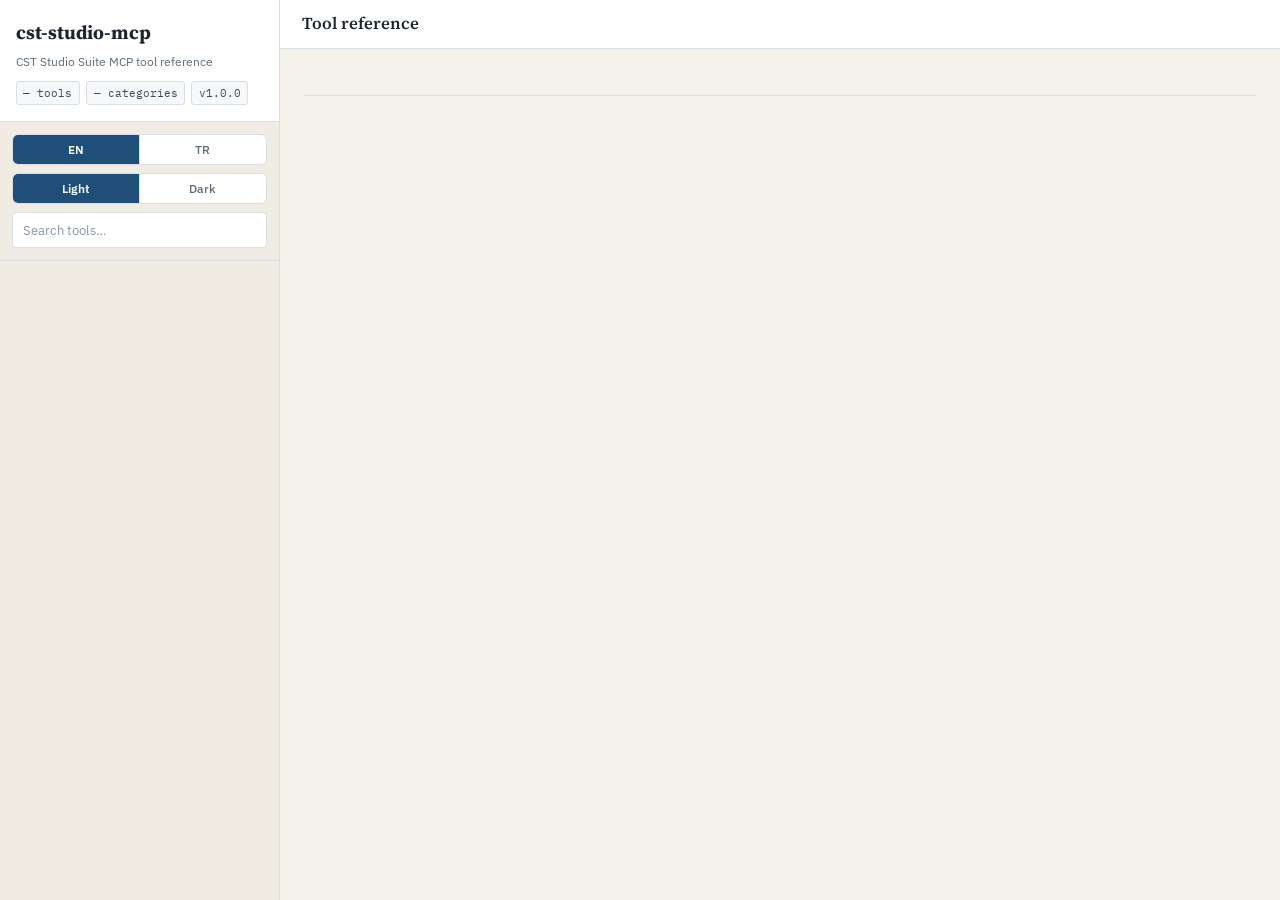
<file: docs/_template.html>
<!DOCTYPE html>
<html lang="en">
<head>
<meta charset="utf-8"/>
<meta name="viewport" content="width=device-width, initial-scale=1"/>
<title>cst-studio-mcp — CST Studio Suite MCP</title>
<link rel="preconnect" href="https://fonts.googleapis.com"/>
<link rel="preconnect" href="https://fonts.gstatic.com" crossorigin/>
<link href="https://fonts.googleapis.com/css2?family=IBM+Plex+Mono:wght@400;500&family=IBM+Plex+Sans:ital,wght@0,400;0,500;0,600;0,700;1,400&family=Source+Serif+4:opsz,wght@8..60,400;8..60,600;8..60,700&display=swap" rel="stylesheet"/>
<script>
/* Apply saved theme before paint to avoid flash / missing dark mode */
(function () {
  try {
    var t = localStorage.getItem('cst_mcp_theme') || 'light';
    document.documentElement.setAttribute('data-theme', t === 'dark' ? 'dark' : 'light');
  } catch (e) {}
})();
</script>
<style>
:root {
  --ink: #1c2430;
  --ink-soft: #3d4a5c;
  --muted: #5c6b7a;
  --faint: #8a97a6;
  --line: #d8dee6;
  --line-soft: #e8edf2;
  --paper: #f4f1ea;
  --paper-2: #ebe6dc;
  --surface: #ffffff;
  --surface-2: #f7f8fa;
  --sidebar: #f0ebe3;
  --accent: #1f4e79;
  --accent-2: #2a6f97;
  --accent-soft: #e6eef5;
  --code-bg: #eef2f6;
  --code-ink: #0f3d5c;
  --ok: #1b6b4a;
  --warn-bg: #f7f0e0;
  --radius: 6px;
  --sidebar-w: 280px;
  --font-ui: "IBM Plex Sans", "Segoe UI", system-ui, sans-serif;
  --font-serif: "Source Serif 4", "Times New Roman", Georgia, serif;
  --font-mono: "IBM Plex Mono", "Consolas", ui-monospace, monospace;
  --shadow: 0 1px 2px rgba(28, 36, 48, 0.06);
  --badge-req-fg: #7a3e1d;
  --badge-req-bg: #f8efe6;
  --badge-req-bd: #e2c9b0;
}

/* Academic dark — slate/ink, not terminal green */
html[data-theme="dark"] {
  --ink: #e6eaf0;
  --ink-soft: #b8c2d0;
  --muted: #8b98a8;
  --faint: #6b7888;
  --line: #2c3544;
  --line-soft: #243040;
  --paper: #12171f;
  --paper-2: #0e1319;
  --surface: #1a212c;
  --surface-2: #222b38;
  --sidebar: #161c26;
  --accent: #6ea8d8;
  --accent-2: #8fbee6;
  --accent-soft: rgba(110, 168, 216, 0.12);
  --code-bg: #0f1520;
  --code-ink: #9ec9ea;
  --ok: #5dba8c;
  --warn-bg: #2a2418;
  --shadow: 0 1px 2px rgba(0, 0, 0, 0.35);
  --badge-req-fg: #f0c9a8;
  --badge-req-bg: #3a2a1c;
  --badge-req-bd: #5c4330;
  color-scheme: dark;
}

* { box-sizing: border-box; }
html { scroll-behavior: auto; }
html, body {
  height: 100%;
  margin: 0;
}
body {
  font-family: var(--font-ui);
  color: var(--ink);
  background: var(--paper);
  line-height: 1.5;
  -webkit-font-smoothing: antialiased;
}

.app {
  display: grid;
  grid-template-columns: var(--sidebar-w) minmax(0, 1fr);
  height: 100vh;
  max-width: 100vw;
  overflow: hidden;
}

/* —— Sidebar —— */
.sidebar {
  background: var(--sidebar);
  border-right: 1px solid var(--line);
  display: flex;
  flex-direction: column;
  min-width: 0;
  height: 100vh;
  overflow: hidden;
}
.brand {
  padding: 1.15rem 1rem 1rem;
  border-bottom: 1px solid var(--line);
  background: var(--surface);
  flex-shrink: 0;
}
.brand h1 {
  margin: 0;
  font-family: var(--font-serif);
  font-size: 1.2rem;
  font-weight: 700;
  letter-spacing: -0.01em;
  color: var(--ink);
}
.brand .sub {
  margin: 0.35rem 0 0;
  font-size: 0.78rem;
  color: var(--muted);
  line-height: 1.4;
}
.brand-meta {
  display: flex;
  gap: 0.4rem;
  flex-wrap: wrap;
  margin-top: 0.7rem;
}
.meta-chip {
  font-family: var(--font-mono);
  font-size: 0.68rem;
  color: var(--ink-soft);
  background: var(--surface-2);
  border: 1px solid var(--line);
  border-radius: 3px;
  padding: 0.15rem 0.4rem;
}

.side-controls {
  padding: 0.75rem;
  border-bottom: 1px solid var(--line);
  display: flex;
  flex-direction: column;
  gap: 0.5rem;
  flex-shrink: 0;
  background: var(--sidebar);
}
.seg {
  display: grid;
  grid-template-columns: 1fr 1fr;
  gap: 0;
  border: 1px solid var(--line);
  border-radius: 6px;
  overflow: hidden;
  background: var(--surface);
}
.seg button {
  font-family: var(--font-ui);
  font-size: 0.75rem;
  font-weight: 500;
  border: none;
  border-right: 1px solid var(--line);
  background: transparent;
  color: var(--muted);
  padding: 0.45rem 0.4rem;
  cursor: pointer;
  margin: 0;
}
.seg button:last-child { border-right: none; }
.seg button:hover {
  color: var(--ink);
  background: var(--surface-2);
}
.seg button.on {
  background: var(--accent);
  color: #fff;
  font-weight: 600;
}
html[data-theme="dark"] .seg button.on {
  color: #0e1319;
  background: var(--accent);
}
.filters {
  display: flex;
  gap: 0.3rem;
  flex-wrap: wrap;
}
.filter-btn {
  font-family: var(--font-ui);
  font-size: 0.72rem;
  font-weight: 500;
  border: 1px solid var(--line);
  background: var(--surface);
  color: var(--muted);
  border-radius: 999px;
  padding: 0.3rem 0.65rem;
  cursor: pointer;
}
.filter-btn:hover {
  border-color: var(--accent-2);
  color: var(--accent);
}
.filter-btn.on {
  background: var(--accent-soft);
  border-color: var(--accent);
  color: var(--accent);
  font-weight: 600;
}
.search {
  width: 100%;
  font-family: var(--font-ui);
  font-size: 0.84rem;
  border: 1px solid var(--line);
  background: var(--surface);
  color: var(--ink);
  border-radius: 4px;
  padding: 0.5rem 0.65rem;
  outline: none;
}
.search:focus {
  border-color: var(--accent-2);
  box-shadow: 0 0 0 2px var(--accent-soft);
}
.search::placeholder { color: var(--faint); }

.nav {
  flex: 1 1 auto;
  overflow-y: auto;
  overflow-x: hidden;
  padding: 0.5rem 0.45rem 1rem;
  overscroll-behavior: contain;
}
.nav-item {
  display: flex;
  align-items: center;
  justify-content: space-between;
  gap: 0.5rem;
  padding: 0.42rem 0.55rem;
  margin-bottom: 1px;
  border-radius: 4px;
  color: var(--ink-soft);
  text-decoration: none;
  font-size: 0.8rem;
  border-left: 2px solid transparent;
}
.nav-item:hover {
  background: rgba(255,255,255,0.55);
  color: var(--ink);
}
.nav-item.active {
  background: var(--surface);
  color: var(--accent);
  border-left-color: var(--accent);
  font-weight: 600;
  box-shadow: var(--shadow);
}
.nav-item .lbl {
  min-width: 0;
  overflow: hidden;
  text-overflow: ellipsis;
  white-space: nowrap;
}
.nav-item .cnt {
  font-family: var(--font-mono);
  font-size: 0.68rem;
  color: var(--faint);
  flex-shrink: 0;
}

/* —— Main —— */
.main {
  display: flex;
  flex-direction: column;
  min-width: 0;
  height: 100vh;
  overflow: hidden;
  background: var(--paper);
}
.topbar {
  display: flex;
  align-items: center;
  gap: 0.75rem;
  flex-wrap: wrap;
  padding: 0.7rem 1.35rem;
  background: var(--surface);
  border-bottom: 1px solid var(--line);
  flex-shrink: 0;
  z-index: 5;
}
.topbar h2 {
  margin: 0;
  font-family: var(--font-serif);
  font-size: 1.05rem;
  font-weight: 600;
  color: var(--ink);
  flex: 1 1 auto;
  min-width: 10rem;
}
.result-meta {
  font-family: var(--font-mono);
  font-size: 0.72rem;
  color: var(--muted);
  white-space: nowrap;
}

.content {
  flex: 1 1 auto;
  overflow-y: auto;
  overflow-x: hidden;
  padding: 1.15rem 1.5rem 2.5rem;
  overscroll-behavior: contain;
  scroll-behavior: auto;
}

/* Intro + install guide */
.intro {
  display: flex;
  flex-direction: column;
  gap: 1rem;
  margin-bottom: 1.5rem;
}
.intro-top {
  display: grid;
  grid-template-columns: 1.4fr 1fr;
  gap: 1rem;
}
.panel {
  background: var(--surface);
  border: 1px solid var(--line);
  border-radius: var(--radius);
  padding: 1rem 1.15rem;
  box-shadow: var(--shadow);
}
.panel h3 {
  margin: 0 0 0.45rem;
  font-family: var(--font-serif);
  font-size: 1.05rem;
  font-weight: 600;
  color: var(--ink);
}
.panel h4 {
  margin: 0.85rem 0 0.35rem;
  font-family: var(--font-ui);
  font-size: 0.82rem;
  font-weight: 600;
  color: var(--accent);
  letter-spacing: 0.02em;
  text-transform: uppercase;
}
.panel p {
  margin: 0 0 0.55rem;
  font-size: 0.9rem;
  color: var(--ink-soft);
  line-height: 1.55;
}
.panel p:last-child { margin-bottom: 0; }
.panel .note {
  margin-top: 0.65rem;
  padding: 0.55rem 0.7rem;
  background: var(--warn-bg);
  border: 1px solid var(--line);
  border-radius: 4px;
  font-size: 0.82rem;
  color: var(--ink-soft);
  line-height: 1.45;
}
.guide-grid {
  display: grid;
  grid-template-columns: 1fr 1fr;
  gap: 1rem;
}
.guide-wide { grid-column: 1 / -1; }
table.env {
  width: 100%;
  border-collapse: collapse;
  font-size: 0.78rem;
  margin: 0.4rem 0 0.2rem;
}
table.env th, table.env td {
  text-align: left;
  vertical-align: top;
  padding: 0.35rem 0.4rem;
  border-bottom: 1px solid var(--line-soft);
}
table.env th {
  font-size: 0.68rem;
  font-weight: 600;
  color: var(--muted);
  text-transform: uppercase;
  letter-spacing: 0.04em;
}
table.env code {
  font-family: var(--font-mono);
  font-size: 0.74rem;
  color: var(--code-ink);
  background: var(--code-bg);
  padding: 0.05rem 0.28rem;
  border-radius: 3px;
}
/* Copyable code blocks */
.code-block {
  margin: 0.45rem 0 0.65rem;
  border: 1px solid var(--line-soft);
  border-radius: 4px;
  background: var(--code-bg);
  overflow: hidden;
}
.code-block-head {
  display: flex;
  align-items: center;
  justify-content: space-between;
  gap: 0.5rem;
  padding: 0.28rem 0.45rem 0.28rem 0.65rem;
  border-bottom: 1px solid var(--line-soft);
  background: var(--surface-2);
}
.code-block-head .lbl {
  font-family: var(--font-mono);
  font-size: 0.68rem;
  color: var(--muted);
  text-transform: uppercase;
  letter-spacing: 0.04em;
}
.code-block pre {
  margin: 0;
  padding: 0.7rem 0.8rem;
  overflow-x: auto;
  font-family: var(--font-mono);
  font-size: 0.74rem;
  line-height: 1.5;
  color: var(--code-ink);
  white-space: pre;
  tab-size: 2;
}
.btn-copy-sm {
  flex-shrink: 0;
  font-family: var(--font-ui);
  font-size: 0.7rem;
  font-weight: 500;
  color: var(--muted);
  background: var(--surface);
  border: 1px solid var(--line);
  border-radius: 3px;
  padding: 0.22rem 0.5rem;
  cursor: pointer;
}
.btn-copy-sm:hover {
  color: var(--accent);
  border-color: var(--accent-2);
  background: var(--accent-soft);
}
.btn-copy-sm.ok {
  color: var(--ok);
  border-color: #9dcbb5;
  background: #eef7f2;
}
html[data-theme="dark"] .btn-copy-sm.ok {
  color: var(--ok);
  border-color: #3d6b52;
  background: #1a2e24;
}

/* Path builder form */
.path-form {
  display: grid;
  gap: 0.55rem;
  margin: 0.5rem 0 0.35rem;
}
.path-form label {
  display: grid;
  gap: 0.22rem;
  font-size: 0.78rem;
  font-weight: 600;
  color: var(--muted);
}
.path-form input[type="text"] {
  font-family: var(--font-mono);
  font-size: 0.78rem;
  font-weight: 400;
  color: var(--ink);
  background: var(--surface);
  border: 1px solid var(--line);
  border-radius: 4px;
  padding: 0.45rem 0.55rem;
  outline: none;
  width: 100%;
}
.path-form input[type="text"]:focus {
  border-color: var(--accent-2);
  box-shadow: 0 0 0 2px var(--accent-soft);
}
.path-form .hint {
  font-weight: 400;
  font-size: 0.74rem;
  color: var(--faint);
  line-height: 1.35;
}
.step-list {
  margin: 0.35rem 0 0.5rem;
  padding: 0;
  list-style: none;
  counter-reset: setup;
}
.step-list > li {
  position: relative;
  margin: 0 0 0.75rem;
  padding: 0.55rem 0.65rem 0.55rem 2.4rem;
  border: 1px solid var(--line-soft);
  border-radius: 4px;
  background: var(--surface-2);
}
.step-list > li::before {
  counter-increment: setup;
  content: counter(setup);
  position: absolute;
  left: 0.55rem;
  top: 0.55rem;
  width: 1.35rem;
  height: 1.35rem;
  border-radius: 50%;
  background: var(--accent-soft);
  color: var(--accent);
  font-family: var(--font-mono);
  font-size: 0.72rem;
  font-weight: 600;
  display: flex;
  align-items: center;
  justify-content: center;
}
.step-list > li > b {
  display: block;
  font-size: 0.86rem;
  color: var(--ink);
  margin-bottom: 0.25rem;
}
.step-list > li > p {
  margin: 0 0 0.35rem;
  font-size: 0.82rem;
  color: var(--ink-soft);
  line-height: 1.45;
  font-weight: 400;
}
ul.plain {
  margin: 0.25rem 0 0.4rem;
  padding-left: 1.15rem;
  font-size: 0.86rem;
  color: var(--ink-soft);
  line-height: 1.5;
}
ul.plain li { margin: 0.15rem 0; }
ul.plain code {
  font-family: var(--font-mono);
  font-size: 0.78rem;
  color: var(--code-ink);
  background: var(--code-bg);
  padding: 0.05rem 0.25rem;
  border-radius: 3px;
}
.steps {
  list-style: none;
  margin: 0;
  padding: 0;
  display: grid;
  gap: 0.55rem;
}
.steps li {
  display: grid;
  grid-template-columns: 1.5rem 1fr;
  gap: 0.5rem;
  font-size: 0.86rem;
  color: var(--ink-soft);
  line-height: 1.4;
}
.steps .n {
  font-family: var(--font-mono);
  font-size: 0.72rem;
  font-weight: 500;
  color: var(--accent);
  background: var(--accent-soft);
  border-radius: 3px;
  width: 1.4rem;
  height: 1.4rem;
  display: grid;
  place-items: center;
}
.steps b {
  display: block;
  color: var(--ink);
  font-weight: 600;
  margin-bottom: 0.1rem;
}
.note {
  margin-top: 0.75rem;
  padding-top: 0.65rem;
  border-top: 1px solid var(--line-soft);
  font-size: 0.78rem;
  color: var(--muted);
  font-family: var(--font-mono);
  line-height: 1.4;
}

/* Categories & tools */
.category {
  margin: 0 0 1.75rem;
  scroll-margin-top: 0.75rem;
}
.category.hidden { display: none; }
.cat-head {
  margin-bottom: 0.65rem;
  padding-bottom: 0.45rem;
  border-bottom: 1px solid var(--line);
}
.cat-head h3 {
  margin: 0;
  font-family: var(--font-serif);
  font-size: 1.12rem;
  font-weight: 600;
  color: var(--ink);
  display: flex;
  align-items: baseline;
  gap: 0.55rem;
  flex-wrap: wrap;
}
.cat-head .count {
  font-family: var(--font-mono);
  font-size: 0.72rem;
  font-weight: 500;
  color: var(--muted);
  background: var(--surface);
  border: 1px solid var(--line);
  border-radius: 3px;
  padding: 0.1rem 0.4rem;
}
.cat-head p {
  margin: 0.3rem 0 0;
  font-size: 0.86rem;
  color: var(--muted);
  max-width: 72ch;
}

.tool-grid {
  display: grid;
  grid-template-columns: repeat(auto-fill, minmax(min(100%, 380px), 1fr));
  gap: 0.7rem;
}
.tool-card {
  background: var(--surface);
  border: 1px solid var(--line);
  border-radius: var(--radius);
  padding: 0.85rem 0.95rem;
  display: flex;
  flex-direction: column;
  gap: 0.45rem;
  min-height: 8.5rem;
  box-shadow: var(--shadow);
}
.tool-card:hover {
  border-color: #b8c5d4;
}
.tool-card.hidden { display: none; }
.tool-top {
  display: flex;
  justify-content: space-between;
  align-items: flex-start;
  gap: 0.5rem;
}
.tool-top code {
  font-family: var(--font-mono);
  font-size: 0.78rem;
  font-weight: 500;
  color: var(--code-ink);
  background: var(--code-bg);
  border: 1px solid var(--line-soft);
  border-radius: 3px;
  padding: 0.18rem 0.4rem;
  word-break: break-all;
  line-height: 1.35;
}
.btn-copy {
  flex-shrink: 0;
  font-family: var(--font-ui);
  font-size: 0.7rem;
  font-weight: 500;
  color: var(--muted);
  background: var(--surface-2);
  border: 1px solid var(--line);
  border-radius: 3px;
  padding: 0.25rem 0.45rem;
  cursor: pointer;
}
.btn-copy:hover {
  color: var(--accent);
  border-color: var(--accent-2);
  background: var(--accent-soft);
}
.btn-copy.ok {
  color: var(--ok);
  border-color: #9dcbb5;
  background: #eef7f2;
}
.desc {
  font-size: 0.86rem;
  color: var(--ink-soft);
  line-height: 1.5;
  margin: 0;
}
.tool-actions {
  margin-top: auto;
  display: flex;
  gap: 0.75rem;
  align-items: center;
  padding-top: 0.25rem;
}
.btn-link {
  font-family: var(--font-ui);
  font-size: 0.76rem;
  font-weight: 500;
  color: var(--accent);
  background: none;
  border: none;
  padding: 0;
  cursor: pointer;
  text-decoration: underline;
  text-underline-offset: 2px;
}
.btn-link:hover { color: var(--accent-2); }

.params {
  display: none;
  margin-top: 0.25rem;
  padding-top: 0.55rem;
  border-top: 1px solid var(--line-soft);
}
.tool-card.open .params { display: block; }
table.p {
  width: 100%;
  border-collapse: collapse;
  font-size: 0.78rem;
}
table.p th, table.p td {
  text-align: left;
  vertical-align: top;
  padding: 0.35rem 0.3rem;
  border-bottom: 1px solid var(--line-soft);
}
table.p th {
  font-family: var(--font-ui);
  font-size: 0.68rem;
  font-weight: 600;
  color: var(--muted);
  text-transform: uppercase;
  letter-spacing: 0.04em;
}
table.p code {
  font-family: var(--font-mono);
  font-size: 0.74rem;
  color: var(--code-ink);
}
.badge {
  display: inline-block;
  font-family: var(--font-mono);
  font-size: 0.64rem;
  border-radius: 2px;
  padding: 0.05rem 0.3rem;
  margin-right: 0.2rem;
  border: 1px solid var(--line);
  color: var(--muted);
  background: var(--surface-2);
}
.badge.req {
  color: var(--badge-req-fg);
  background: var(--badge-req-bg);
  border-color: var(--badge-req-bd);
}
html[data-theme="dark"] .btn-copy.ok {
  color: var(--ok);
  border-color: #3d6b52;
  background: #1a2e24;
}
html[data-theme="dark"] .nav-item:hover {
  background: rgba(255,255,255,0.04);
}
html[data-theme="dark"] .nav-item.active {
  background: var(--surface-2);
}
.badge.enum {
  color: var(--accent);
  background: var(--accent-soft);
  border-color: #c5d6e6;
}
.pdesc {
  color: var(--muted);
  margin-top: 0.15rem;
  line-height: 1.35;
  font-size: 0.76rem;
}
.default {
  font-family: var(--font-mono);
  font-size: 0.7rem;
  color: var(--faint);
}

.empty {
  display: none;
  text-align: center;
  color: var(--muted);
  padding: 2rem 1rem;
  border: 1px dashed var(--line);
  border-radius: var(--radius);
  background: var(--surface);
  font-size: 0.9rem;
}
.empty.show { display: block; }

footer {
  margin-top: 1.75rem;
  padding-top: 0.75rem;
  border-top: 1px solid var(--line);
  font-family: var(--font-mono);
  font-size: 0.72rem;
  color: var(--faint);
}

@media (max-width: 900px) {
  .app {
    grid-template-columns: 1fr;
    height: auto;
    overflow: visible;
  }
  body { overflow: auto; height: auto; }
  .sidebar {
    height: auto;
    max-height: 40vh;
  }
  .main { height: auto; min-height: 60vh; }
  .content { overflow: visible; }
  .intro-top, .guide-grid { grid-template-columns: 1fr; }
  .guide-wide { grid-column: auto; }
  .tool-grid { grid-template-columns: 1fr; }
}
</style>
</head>
<body>
<div class="app">
  <aside class="sidebar">
    <div class="brand">
      <h1>cst-studio-mcp</h1>
      <p class="sub" id="brandSub">CST Studio Suite MCP tool reference</p>
      <div class="brand-meta">
        <span class="meta-chip" id="pillTools">— tools</span>
        <span class="meta-chip" id="pillCats">— categories</span>
        <span class="meta-chip">v1.0.0</span>
      </div>
    </div>
    <div class="side-controls">
      <div class="seg" role="group" aria-label="Language">
        <button type="button" id="btnEn" class="on">EN</button>
        <button type="button" id="btnTr">TR</button>
      </div>
      <div class="seg" role="group" aria-label="Theme">
        <button type="button" id="btnLight" class="on">Light</button>
        <button type="button" id="btnDark">Dark</button>
      </div>
      <input class="search" id="search" type="search" placeholder="Search tools…" autocomplete="off" spellcheck="false"/>
    </div>
    <nav class="nav" id="nav" aria-label="Categories"></nav>
  </aside>

  <section class="main">
    <header class="topbar">
      <h2 id="pageTitle">Tool reference</h2>
      <div class="filters" id="filters"></div>
      <div class="result-meta" id="resultMeta"></div>
    </header>
    <div class="content" id="content">
      <div class="intro" id="intro"></div>
      <div class="empty" id="empty"></div>
      <div id="categories"></div>
      <footer id="footer"></footer>
    </div>
  </section>
</div>

<script id="catalog" type="application/json">__CATALOG_JSON__</script>
<script>
const CATALOG = JSON.parse(document.getElementById('catalog').textContent);

const I18N = {
  en: {
    brand_sub: "MCP tool reference for CST Studio Suite — install, workflows, geometry, solvers, results",
    page_title: "Tool reference & setup",
    search_ph: "Filter by name or description…",
    showing_all: "all tools",
    showing_n: (n) => n + " shown",
    empty: "No tools match this filter.",
    hero_title: "About cst-studio-mcp",
    hero_body: "cst-studio-mcp is a Python-first MCP server: an AI assistant calls structured tools to control CST Studio Suite on your PC — projects, geometry (history VBA), materials, ports, solvers, S-parameters, and farfield metrics. This page is the live tool catalog; installation details match the project README.",
    steps_title: "Suggested workflow",
    s1t: "Connect", s1d: "cst_connection_status — confirm mode is connected.",
    s2t: "Build or template", s2d: "Workflows (e.g. patch antenna) or geometry + materials + ports.",
    s3t: "Simulate and report", s3d: "cst_workflow_simulate_and_report, or solve then S-parameters / farfield metrics.",
    note: "After install, set CST_PATH / PYTHONPATH (form below) and paste them into your MCP client env. Full text: README.md.",
    setup_title: "Setup for a new clone",
    setup_intro: "You downloaded the repo. Do these steps once on Windows (PowerShell).",
    s_need: "You need",
    s_need_items: [
      "Windows 10/11 + licensed CST Studio Suite 2024–2026",
      "Python 3.10+ on PATH (3.12 recommended)",
      "This repository folder on disk",
    ],
    step1_t: "Open PowerShell in the repo folder",
    step1_d: "git clone https://github.com/ismailakdag/cst-studio-mcp.git then cd cst-studio-mcp (folder with pyproject.toml).",
    step2_t: "Create venv and install the package",
    step2_d: "Copy-paste into PowerShell (creates .venv, activates it, installs cst-studio-mcp editable):",
    step3_t: "Tell Python where CST lives",
    step3_d: "Enter your CST install root below (the folder that contains AMD64). Generated commands set session env vars — paste into the same PowerShell window.",
    step4_t: "MCP client config (Cursor / Claude / …)",
    step4_d: "Copy the JSON into your MCP servers config. Paths update when you edit the form. Restart the MCP server after saving.",
    step5_t: "Verify",
    step5_d: "In the activated venv PowerShell:",
    path_cst: "CST install root (CST_PATH)",
    path_cst_hint: "Example: C:\\Program Files\\CST Studio Suite 2026  or  E:\\CST Studio Suite 2026 — not the AMD64 subfolder.",
    path_work: "Work directory (CST_WORK_DIR)",
    path_work_hint: "Where .cst projects and exports go. Created if missing when you run tools.",
    path_repo: "This repo root (optional, for full path to cst-studio-mcp.exe)",
    path_repo_hint: "Folder with pyproject.toml. Used only to fill the command path in MCP JSON.",
    gen_ps: "PowerShell — set env for this terminal session",
    gen_ps_note: "These last only for the current PowerShell window. For MCP, put the same values in the client env block (JSON below), not only in the shell.",
    gen_mcp: "MCP config JSON (copy into client)",
    gen_user: "User env (optional, permanent for your Windows account)",
    gen_user_note: "Sets user-level environment variables (new terminals / apps after re-login may be needed). Prefer MCP env for AI clients.",
    lbl_install: "PowerShell — install",
    lbl_verify: "PowerShell — verify",
    lbl_env: "PowerShell — environment",
    lbl_mcp: "MCP JSON",
    lbl_userenv: "PowerShell — user env (permanent)",
    env_title: "What each variable means",
    env_headers: ["Variable", "Role"],
    env_rows: [
      ["CST_PATH", "CST product root (contains AMD64)"],
      ["PYTHONPATH", "…\\AMD64\\python_cst_libraries — required for import cst"],
      ["CST_WORK_DIR", "Projects / exports folder"],
      ["CST_VERSION", "Year hint for auto-detect (default 2026)"],
      ["CST_CONNECT_MODE", "manual (default): call cst_connect when ready; disabled: offline only"],
    ],
    ff_title: "Farfield notes (CST 2026)",
    ff_body: "Add a frequency-domain Farfield monitor before solve. Tree: Farfields\\farfield (f=…) [1]. Use cst_get_farfield_metrics (GetMax) — avoid ASCIIExportSummary spam.",
    tips_title: "Tips",
    tips_items: [
      "Restart MCP after pip install -e . or source edits",
      "If cst-studio-mcp is not found, use full path to .venv\\Scripts\\cst-studio-mcp.exe in MCP command",
      "Rebuild this page: python scripts/build_docs.py",
    ],
    params: (n) => (n ? "Parameters (" + n + ")" : "No parameters"),
    hide_params: "Hide parameters",
    no_params: "No parameters.",
    all: "All",
    footer: "Generated from live tool schemas · python scripts/build_docs.py · Server: AGPL-3.0-or-later · based on RFingAdam/mcp-cst-studio · see repository LICENSE / NOTICE",
    copy: "Copy",
    copied: "Copied",
    copy_hint: "Copy to clipboard",
  },
  tr: {
    brand_sub: "CST Studio Suite MCP araç referansı — kurulum, iş akışı, geometri, çözücü, sonuç",
    page_title: "Araç referansı ve kurulum",
    search_ph: "İsim veya açıklamaya göre filtrele…",
    showing_all: "tüm araçlar",
    showing_n: (n) => n + " gösteriliyor",
    empty: "Bu filtreyle eşleşen araç yok.",
    hero_title: "cst-studio-mcp nedir?",
    hero_body: "cst-studio-mcp, Python öncelikli bir MCP sunucusudur: asistan yapılandırılmış araçlarla bilgisayarınızdaki CST Studio Suite’i kontrol eder — proje, geometri, malzeme, port, çözücü, S-parametreleri ve farfield. Bu sayfa canlı araç kataloğudur.",
    steps_title: "Önerilen akış",
    s1t: "Bağlan", s1d: "cst_connection_status — mode=connected olmalı.",
    s2t: "Model kur", s2d: "İş akışları (ör. patch anten) veya geometri + malzeme + port.",
    s3t: "Simüle et ve raporla", s3d: "cst_workflow_simulate_and_report veya solve + S / farfield.",
    note: "Kurulumdan sonra aşağıdaki formla CST_PATH / PYTHONPATH üretin; MCP istemcisinin env bloğuna yapıştırın. Tam metin: README.md.",
    setup_title: "Yeni klon için kurulum",
    setup_intro: "Repoyu indirdiniz. Windows’ta (PowerShell) bir kez şu adımları uygulayın.",
    s_need: "Gerekenler",
    s_need_items: [
      "Windows 10/11 + lisanslı CST Studio Suite 2024–2026",
      "PATH’te Python 3.10+ (3.12 önerilir)",
      "Bu depo klasörü diskte",
    ],
    step1_t: "PowerShell’i repo klasöründe açın",
    step1_d: "git clone https://github.com/ismailakdag/cst-studio-mcp.git sonra cd cst-studio-mcp (pyproject.toml olan klasör).",
    step2_t: "venv oluşturun ve paketi kurun",
    step2_d: "PowerShell’e yapıştırın (.venv oluşturur, aktif eder, cst-studio-mcp’yi editable kurar):",
    step3_t: "CST’nin yerini Python’a gösterin",
    step3_d: "Aşağıya CST kurulum kökünü yazın (içinde AMD64 olan klasör). Üretilen komutları aynı PowerShell penceresine yapıştırın.",
    step4_t: "MCP istemci ayarı (Cursor / Claude / …)",
    step4_d: "JSON’u MCP sunucu config’inize kopyalayın. Formu değiştirince yollar güncellenir. Kaydettikten sonra MCP sürecini yeniden başlatın.",
    step5_t: "Doğrulama",
    step5_d: "Aktif venv’li PowerShell’de:",
    path_cst: "CST kurulum kökü (CST_PATH)",
    path_cst_hint: "Örnek: C:\\Program Files\\CST Studio Suite 2026  veya  E:\\CST Studio Suite 2026 — AMD64 alt klasörü değil, bir üstü.",
    path_work: "Çalışma klasörü (CST_WORK_DIR)",
    path_work_hint: ".cst projeleri ve export’lar buraya yazılır.",
    path_repo: "Bu depo kökü (isteğe bağlı, cst-studio-mcp.exe tam yolu için)",
    path_repo_hint: "pyproject.toml’un olduğu klasör. Sadece MCP JSON içindeki command yolunu doldurur.",
    gen_ps: "PowerShell — bu oturum için ortam değişkenleri",
    gen_ps_note: "Sadece açık PowerShell penceresinde geçerlidir. AI istemcisi için aynı değerleri aşağıdaki MCP JSON env bloğuna koyun.",
    gen_mcp: "MCP config JSON (istemciye kopyala)",
    gen_user: "Kullanıcı ortamı (isteğe bağlı, kalıcı)",
    gen_user_note: "Windows kullanıcı ortam değişkenlerini ayarlar (yeni pencereler / yeniden oturum gerekebilir). AI için MCP env tercih edin.",
    lbl_install: "PowerShell — kurulum",
    lbl_verify: "PowerShell — doğrulama",
    lbl_env: "PowerShell — ortam",
    lbl_mcp: "MCP JSON",
    lbl_userenv: "PowerShell — kalıcı kullanıcı env",
    env_title: "Değişkenlerin anlamı",
    env_headers: ["Değişken", "Görev"],
    env_rows: [
      ["CST_PATH", "CST ürün kökü (AMD64 içerir)"],
      ["PYTHONPATH", "…\\AMD64\\python_cst_libraries — import cst için şart"],
      ["CST_WORK_DIR", "Proje / export klasörü"],
      ["CST_VERSION", "Otomatik arama yılı (varsayılan 2026)"],
      ["CST_CONNECT_MODE", "manual (varsayılan): hazır olunca cst_connect; disabled: yalnız çevrimdışı"],
    ],
    ff_title: "Farfield notları (CST 2026)",
    ff_body: "Solve öncesi frekans domain Farfield monitörü. Ağaç: Farfields\\farfield (f=…) [1]. cst_get_farfield_metrics (GetMax) kullanın.",
    tips_title: "İpuçları",
    tips_items: [
      "pip install -e . veya kaynak değişince MCP’yi yeniden başlatın",
      "cst-studio-mcp bulunamazsa MCP command olarak .venv\\Scripts\\cst-studio-mcp.exe tam yolunu yazın",
      "Bu sayfayı yenile: python scripts/build_docs.py",
    ],
    params: (n) => (n ? "Parametreler (" + n + ")" : "Parametre yok"),
    hide_params: "Parametreleri gizle",
    no_params: "Parametre yok.",
    all: "Tümü",
    footer: "Canlı şemalardan üretildi · python scripts/build_docs.py · Sunucu: AGPL-3.0-or-later · kaynak: RFingAdam/mcp-cst-studio · depo LICENSE / NOTICE",
    copy: "Kopyala",
    copied: "Kopyalandı",
    copy_hint: "Panoya kopyala",
  }
};

let lang = localStorage.getItem('cst_mcp_lang') || 'en';
let filter = 'all';
let theme = localStorage.getItem('cst_mcp_theme') || 'light';
const t = () => I18N[lang];
const catTitle = (c) => (lang === 'tr' ? c.title_tr : c.title_en);
const catBlurb = (c) => (lang === 'tr' ? c.blurb_tr : c.blurb_en);

function applyTheme() {
  const mode = theme === 'dark' ? 'dark' : 'light';
  document.documentElement.setAttribute('data-theme', mode);
  try { localStorage.setItem('cst_mcp_theme', mode); } catch (e) {}
  theme = mode;
  const bl = document.getElementById('btnLight');
  const bd = document.getElementById('btnDark');
  if (bl && bd) {
    bl.classList.toggle('on', mode === 'light');
    bd.classList.toggle('on', mode === 'dark');
    bl.textContent = lang === 'tr' ? 'Açık' : 'Light';
    bd.textContent = lang === 'tr' ? 'Koyu' : 'Dark';
  }
}

/** Full tool text for Copy — not stored in HTML attributes (newlines break attrs). */
const TOOL_TEXT = {};

function esc(s) {
  return String(s ?? '').replace(/[&<>"']/g, m =>
    ({'&':'&amp;','<':'&lt;','>':'&gt;','"':'&quot;',"'":'&#39;'}[m]));
}

function toolPlainText(tool, catLabel) {
  const lines = [];
  lines.push(tool.name);
  lines.push('');
  if (catLabel) lines.push('Category: ' + catLabel);
  lines.push('');
  lines.push(tool.description || '');
  lines.push('');
  if (tool.params && tool.params.length) {
    lines.push('Parameters:');
    tool.params.forEach(p => {
      let line = '  - ' + p.name + ' (' + (p.type || 'any') + ')';
      line += p.required ? ' [required]' : ' [optional]';
      if (p.default !== null && p.default !== undefined) {
        line += ' default=' + JSON.stringify(p.default);
      }
      if (p.enum && p.enum.length) line += ' enum=' + JSON.stringify(p.enum);
      lines.push(line);
      if (p.description) lines.push('      ' + p.description);
    });
  } else {
    lines.push('Parameters: (none)');
  }
  if (tool.required && tool.required.length) {
    lines.push('');
    lines.push('Required: ' + tool.required.join(', '));
  }
  return lines.join('\n');
}

/** Safe install lines — built as array to avoid JS string escape glitches (e.g. broken .venv). */
function installPsCommands() {
  return [
    'python -m venv .venv',
    '.\\.venv\\Scripts\\Activate.ps1',
    'pip install -U pip',
    'pip install -e ".[dev]"',
  ].join('\n');
}

function verifyPsCommands() {
  return [
    'python -c "import cst.interface; print(\'CST interface OK\')"',
    'python -c "from cst_mcp.config import CSTConfig; c=CSTConfig.from_env(); print(c.cst_path); print(c.python_lib_path); print(\'available\', c.cst_available)"',
    'Get-Command cst-studio-mcp',
  ].join('\n');
}

function normalizePath(p) {
  return String(p || '').trim().replace(/[\/]+/g, '\\').replace(/\\+$/, '');
}

function joinPath(a, b) {
  a = normalizePath(a);
  b = String(b || '').replace(/^[\\\/]+/, '');
  if (!a) return b;
  return a + '\\' + b;
}

function psQuote(s) {
  return '"' + String(s).replace(/"/g, '`"') + '"';
}

function jsonEscapePath(s) {
  return String(s).replace(/\\/g, '\\\\').replace(/"/g, '\\"');
}

function buildSessionEnvPs(cstRoot, workDir) {
  const root = normalizePath(cstRoot);
  const work = normalizePath(workDir) || joinPath('%USERPROFILE%', 'cst_projects');
  const pyLibs = joinPath(root, 'AMD64\\python_cst_libraries');
  return [
    '# Paste into PowerShell (current window only)',
    '$env:CST_PATH = ' + psQuote(root),
    '$env:PYTHONPATH = ' + psQuote(pyLibs),
    '$env:CST_WORK_DIR = ' + psQuote(work),
    '$env:CST_VERSION = "2026"',
    'New-Item -ItemType Directory -Force -Path $env:CST_WORK_DIR | Out-Null',
    'Write-Host "CST_PATH=$env:CST_PATH"',
    'Write-Host "PYTHONPATH=$env:PYTHONPATH"',
  ].join('\n');
}

function buildUserEnvPs(cstRoot, workDir) {
  const root = normalizePath(cstRoot);
  const work = normalizePath(workDir) || joinPath('%USERPROFILE%', 'cst_projects');
  const pyLibs = joinPath(root, 'AMD64\\python_cst_libraries');
  return [
    '# Optional: permanent USER environment (new apps may need re-login)',
    '[Environment]::SetEnvironmentVariable("CST_PATH", ' + psQuote(root) + ', "User")',
    '[Environment]::SetEnvironmentVariable("PYTHONPATH", ' + psQuote(pyLibs) + ', "User")',
    '[Environment]::SetEnvironmentVariable("CST_WORK_DIR", ' + psQuote(work) + ', "User")',
    '[Environment]::SetEnvironmentVariable("CST_VERSION", "2026", "User")',
    'Write-Host "User env updated. Open a new terminal or restart the MCP host."',
  ].join('\n');
}

function buildMcpJson(cstRoot, workDir, repoRoot) {
  const root = normalizePath(cstRoot);
  const work = normalizePath(workDir) || 'C:\\cst_projects';
  const pyLibs = joinPath(root, 'AMD64\\python_cst_libraries');
  let command = 'cst-studio-mcp';
  const repo = normalizePath(repoRoot);
  if (repo) {
    command = joinPath(repo, '.venv\\Scripts\\cst-studio-mcp.exe');
  }
  return [
    '{',
    '  "mcpServers": {',
    '    "cst-studio": {',
    '      "command": "' + jsonEscapePath(command) + '",',
    '      "env": {',
    '        "CST_PATH": "' + jsonEscapePath(root) + '",',
    '        "CST_CONNECT_MODE": "manual",',
    '        "CST_WORK_DIR": "' + jsonEscapePath(work) + '",',
    '        "CST_VERSION": "2026",',
    '        "PYTHONPATH": "' + jsonEscapePath(pyLibs) + '",',
    '        "CST_LOG_LEVEL": "INFO"',
    '      }',
    '    }',
    '  }',
    '}',
  ].join('\n');
}

function codeBlock(label, text, id) {
  const i = t();
  return (
    '<div class="code-block">' +
      '<div class="code-block-head">' +
        '<span class="lbl">' + esc(label) + '</span>' +
        '<button type="button" class="btn-copy-sm" data-copy-id="' + esc(id) + '" title="' + esc(i.copy_hint) + '">' +
          esc(i.copy) +
        '</button>' +
      '</div>' +
      '<pre id="' + esc(id) + '">' + esc(text) + '</pre>' +
    '</div>'
  );
}

async function copyById(id, btn) {
  const el = document.getElementById(id);
  const text = el ? el.textContent : '';
  try {
    await navigator.clipboard.writeText(text);
  } catch (e) {
    const ta = document.createElement('textarea');
    ta.value = text;
    ta.style.position = 'fixed';
    ta.style.left = '-9999px';
    document.body.appendChild(ta);
    ta.select();
    document.execCommand('copy');
    document.body.removeChild(ta);
  }
  if (btn) {
    btn.classList.add('ok');
    btn.textContent = t().copied;
    setTimeout(() => {
      btn.classList.remove('ok');
      btn.textContent = t().copy;
    }, 1200);
  }
}

function wireCopyButtons(root) {
  root.querySelectorAll('.btn-copy-sm[data-copy-id]').forEach(btn => {
    btn.onclick = () => copyById(btn.getAttribute('data-copy-id'), btn);
  });
}

function refreshGeneratedBlocks() {
  const cst = document.getElementById('inpCstPath');
  const work = document.getElementById('inpWorkDir');
  const repo = document.getElementById('inpRepoPath');
  if (!cst || !work) return;
  const cstV = cst.value.trim() || 'C:\\Program Files\\CST Studio Suite 2026';
  const workV = work.value.trim() || 'C:\\cst_projects';
  const repoV = repo ? repo.value.trim() : '';
  const elEnv = document.getElementById('genEnvPs');
  const elMcp = document.getElementById('genMcpJson');
  const elUser = document.getElementById('genUserEnvPs');
  if (elEnv) elEnv.textContent = buildSessionEnvPs(cstV, workV);
  if (elMcp) elMcp.textContent = buildMcpJson(cstV, workV, repoV);
  if (elUser) elUser.textContent = buildUserEnvPs(cstV, workV);
}

function wirePathForm() {
  ['inpCstPath', 'inpWorkDir', 'inpRepoPath'].forEach(id => {
    const el = document.getElementById(id);
    if (el) {
      el.addEventListener('input', refreshGeneratedBlocks);
      el.addEventListener('change', refreshGeneratedBlocks);
    }
  });
  refreshGeneratedBlocks();
}

function renderIntro() {
  const i = t();
  const envHead = (i.env_headers || ['Variable', 'Role'])
    .map(h => '<th>' + esc(h) + '</th>').join('');
  const envRows = (i.env_rows || []).map(r =>
    '<tr><td><code>' + esc(r[0]) + '</code></td><td>' + esc(r[1]) + '</td></tr>'
  ).join('');
  const tips = (i.tips_items || []).map(x => '<li>' + esc(x) + '</li>').join('');
  const need = (i.s_need_items || []).map(x => '<li>' + esc(x) + '</li>').join('');
  const installPs = installPsCommands();
  const verifyPs = verifyPsCommands();
  const defaultCst = 'C:\\Program Files\\CST Studio Suite 2026';
  const defaultWork = 'C:\\cst_projects';

  document.getElementById('intro').innerHTML =
    '<div class="intro-top">' +
      '<div class="panel"><h3>' + esc(i.hero_title) + '</h3><p>' + esc(i.hero_body) +
      '</p><div class="note">' + esc(i.note) + '</div></div>' +
      '<div class="panel"><h3>' + esc(i.steps_title) + '</h3><ol class="steps">' +
      '<li><span class="n">1</span><div><b>' + esc(i.s1t) + '</b>' + esc(i.s1d) + '</div></li>' +
      '<li><span class="n">2</span><div><b>' + esc(i.s2t) + '</b>' + esc(i.s2d) + '</div></li>' +
      '<li><span class="n">3</span><div><b>' + esc(i.s3t) + '</b>' + esc(i.s3d) + '</div></li>' +
      '</ol></div>' +
    '</div>' +

    '<div class="panel guide-wide">' +
      '<h3>' + esc(i.setup_title) + '</h3>' +
      '<p>' + esc(i.setup_intro) + '</p>' +
      '<h4>' + esc(i.s_need) + '</h4>' +
      '<ul class="plain">' + need + '</ul>' +

      '<ol class="step-list">' +
        '<li><b>' + esc(i.step1_t) + '</b><p>' + esc(i.step1_d) + '</p></li>' +
        '<li><b>' + esc(i.step2_t) + '</b><p>' + esc(i.step2_d) + '</p>' +
          codeBlock(i.lbl_install, installPs, 'blkInstallPs') +
        '</li>' +
        '<li><b>' + esc(i.step3_t) + '</b><p>' + esc(i.step3_d) + '</p>' +
          '<div class="path-form">' +
            '<label>' + esc(i.path_cst) +
              '<input type="text" id="inpCstPath" spellcheck="false" autocomplete="off" value="' + esc(defaultCst) + '"/>' +
              '<span class="hint">' + esc(i.path_cst_hint) + '</span>' +
            '</label>' +
            '<label>' + esc(i.path_work) +
              '<input type="text" id="inpWorkDir" spellcheck="false" autocomplete="off" value="' + esc(defaultWork) + '"/>' +
              '<span class="hint">' + esc(i.path_work_hint) + '</span>' +
            '</label>' +
            '<label>' + esc(i.path_repo) +
              '<input type="text" id="inpRepoPath" spellcheck="false" autocomplete="off" placeholder="E:\\cst-studio-mcp"/>' +
              '<span class="hint">' + esc(i.path_repo_hint) + '</span>' +
            '</label>' +
          '</div>' +
          '<p><b>' + esc(i.gen_ps) + '</b></p>' +
          '<p class="hint" style="margin:0 0 0.35rem;font-size:0.8rem;color:var(--muted)">' + esc(i.gen_ps_note) + '</p>' +
          codeBlock(i.lbl_env, buildSessionEnvPs(defaultCst, defaultWork), 'genEnvPs') +
          '<p><b>' + esc(i.gen_user) + '</b></p>' +
          '<p class="hint" style="margin:0 0 0.35rem;font-size:0.8rem;color:var(--muted)">' + esc(i.gen_user_note) + '</p>' +
          codeBlock(i.lbl_userenv, buildUserEnvPs(defaultCst, defaultWork), 'genUserEnvPs') +
        '</li>' +
        '<li><b>' + esc(i.step4_t) + '</b><p>' + esc(i.step4_d) + '</p>' +
          codeBlock(i.lbl_mcp, buildMcpJson(defaultCst, defaultWork, ''), 'genMcpJson') +
        '</li>' +
        '<li><b>' + esc(i.step5_t) + '</b><p>' + esc(i.step5_d) + '</p>' +
          codeBlock(i.lbl_verify, verifyPs, 'blkVerifyPs') +
        '</li>' +
      '</ol>' +
    '</div>' +

    '<div class="guide-grid">' +
      '<div class="panel">' +
        '<h3>' + esc(i.env_title) + '</h3>' +
        '<table class="env"><thead><tr>' + envHead + '</tr></thead><tbody>' + envRows + '</tbody></table>' +
      '</div>' +
      '<div class="panel">' +
        '<h3>' + esc(i.ff_title) + '</h3>' +
        '<p>' + esc(i.ff_body) + '</p>' +
        '<h3 style="margin-top:1rem">' + esc(i.tips_title) + '</h3>' +
        '<ul class="plain">' + tips + '</ul>' +
      '</div>' +
    '</div>';

  wireCopyButtons(document.getElementById('intro'));
  wirePathForm();
}

function renderNav() {
  document.getElementById('nav').innerHTML = CATALOG.categories.map(c =>
    '<a class="nav-item" href="#cat-' + esc(c.id) + '" data-cat="' + esc(c.id) + '">' +
    '<span class="lbl">' + esc(catTitle(c)) + '</span>' +
    '<span class="cnt">' + c.count + '</span></a>'
  ).join('');
}

function renderFilters() {
  const quick = ['all', 'workflows', 'geometry', 'antenna_templates', 'results', 'pcb', 'matching'];
  document.getElementById('filters').innerHTML = quick.map(id => {
    const c = CATALOG.categories.find(x => x.id === id);
    let label = id === 'all' ? t().all : (c ? catTitle(c).split('(')[0].trim() : id);
    // shorten long labels
    if (label.length > 18) label = label.slice(0, 16) + '…';
    return '<button type="button" class="filter-btn' + (filter === id ? ' on' : '') +
      '" data-filter="' + id + '">' + esc(label) + '</button>';
  }).join('');
  document.querySelectorAll('.filter-btn').forEach(btn => {
    btn.onclick = () => {
      filter = btn.dataset.filter;
      applyFilter();
      renderFilters();
    };
  });
}

function paramTable(params) {
  if (!params.length) {
    return '<p class="pdesc" style="margin:0">' + esc(t().no_params) + '</p>';
  }
  const rows = params.map(p => {
    let badges = '<span class="badge' + (p.required ? ' req' : '') + '">' +
      (p.required ? 'required' : 'optional') + '</span>';
    if (p.enum) badges += '<span class="badge enum">' + esc(p.enum.join(', ')) + '</span>';
    const def = (p.default !== null && p.default !== undefined)
      ? '<span class="default">default: ' + esc(JSON.stringify(p.default)) + '</span>' : '';
    return '<tr><td><code>' + esc(p.name) + '</code></td><td>' + esc(String(p.type || 'any')) +
      '</td><td>' + badges + ' ' + def +
      '<div class="pdesc">' + esc(p.description || '') + '</div></td></tr>';
  }).join('');
  return '<table class="p"><thead><tr><th>Name</th><th>Type</th><th>Details</th></tr></thead><tbody>' +
    rows + '</tbody></table>';
}

function renderCategories() {
  const root = document.getElementById('categories');
  root.innerHTML = CATALOG.categories.map(c => {
    const label = catTitle(c);
    const cards = c.tools.map(tool => {
      TOOL_TEXT[tool.name] = toolPlainText(tool, label);
      return '<article class="tool-card" data-name="' + esc(tool.name.toLowerCase()) +
        '" data-desc="' + esc((tool.description || '').toLowerCase()) +
        '" data-cat="' + esc(c.id) + '">' +
        '<div class="tool-top">' +
        '<code>' + esc(tool.name) + '</code>' +
        '<button type="button" class="btn-copy" title="' + esc(t().copy_hint) +
        '" data-tool="' + esc(tool.name) + '">' + esc(t().copy) + '</button>' +
        '</div>' +
        '<p class="desc">' + esc(tool.description || '') + '</p>' +
        '<div class="tool-actions">' +
        '<button type="button" class="btn-link params-toggle" data-n="' + tool.params.length + '">' +
        esc(t().params(tool.params.length)) + '</button>' +
        '</div>' +
        '<div class="params">' + paramTable(tool.params) + '</div>' +
        '</article>';
    }).join('');
    return '<section class="category" id="cat-' + esc(c.id) + '" data-cat="' + esc(c.id) + '">' +
      '<div class="cat-head"><h3>' + esc(label) +
      '<span class="count">' + c.count + '</span></h3>' +
      '<p>' + esc(catBlurb(c)) + '</p></div>' +
      '<div class="tool-grid">' + cards + '</div></section>';
  }).join('');

  root.querySelectorAll('.params-toggle').forEach(btn => {
    btn.onclick = () => {
      const card = btn.closest('.tool-card');
      const open = card.classList.toggle('open');
      const n = parseInt(btn.dataset.n, 10) || 0;
      btn.textContent = open ? t().hide_params : t().params(n);
    };
  });

  root.querySelectorAll('.btn-copy').forEach(btn => {
    btn.onclick = async () => {
      const name = btn.getAttribute('data-tool') || '';
      const text = TOOL_TEXT[name] || name;
      try {
        await navigator.clipboard.writeText(text);
      } catch (e) {
        const ta = document.createElement('textarea');
        ta.value = text;
        ta.style.position = 'fixed';
        ta.style.left = '-9999px';
        document.body.appendChild(ta);
        ta.select();
        document.execCommand('copy');
        document.body.removeChild(ta);
      }
      btn.classList.add('ok');
      btn.textContent = t().copied;
      setTimeout(() => {
        btn.classList.remove('ok');
        btn.textContent = t().copy;
      }, 1200);
    };
  });
}

function applyFilter() {
  const q = (document.getElementById('search').value || '').trim().toLowerCase();
  let visible = 0;
  document.querySelectorAll('.tool-card').forEach(card => {
    const matchQ = !q || card.dataset.name.includes(q) || card.dataset.desc.includes(q);
    const matchF = filter === 'all' || card.dataset.cat === filter;
    const show = matchQ && matchF;
    card.classList.toggle('hidden', !show);
    if (show) visible++;
  });
  document.querySelectorAll('.category').forEach(sec => {
    const any = [...sec.querySelectorAll('.tool-card')].some(c => !c.classList.contains('hidden'));
    sec.classList.toggle('hidden', !any);
  });
  document.getElementById('empty').classList.toggle('show', visible === 0);
  document.getElementById('empty').textContent = t().empty;
  document.getElementById('resultMeta').textContent =
    (q || filter !== 'all') ? t().showing_n(visible) : t().showing_all;
}

function applyI18n() {
  document.getElementById('btnEn').classList.toggle('on', lang === 'en');
  document.getElementById('btnTr').classList.toggle('on', lang === 'tr');
  document.documentElement.lang = lang === 'tr' ? 'tr' : 'en';
  document.getElementById('pageTitle').textContent = t().page_title;
  document.getElementById('brandSub').textContent = t().brand_sub;
  document.getElementById('search').placeholder = t().search_ph;
  document.getElementById('footer').textContent = t().footer;
  document.getElementById('pillTools').textContent = CATALOG.total_tools + ' tools';
  document.getElementById('pillCats').textContent = CATALOG.categories.length + ' categories';
  applyTheme();
  renderIntro();
  renderNav();
  renderFilters();
  renderCategories();
  applyFilter();
}

document.getElementById('btnEn').onclick = () => {
  lang = 'en';
  localStorage.setItem('cst_mcp_lang', 'en');
  applyI18n();
};
document.getElementById('btnTr').onclick = () => {
  lang = 'tr';
  localStorage.setItem('cst_mcp_lang', 'tr');
  applyI18n();
};
document.getElementById('btnLight').onclick = () => {
  theme = 'light';
  applyTheme();
};
document.getElementById('btnDark').onclick = () => {
  theme = 'dark';
  applyTheme();
};
document.getElementById('search').addEventListener('input', applyFilter);

// Smooth category navigation without fighting nested scroll
document.getElementById('nav').addEventListener('click', (e) => {
  const a = e.target.closest('.nav-item');
  if (!a) return;
  e.preventDefault();
  document.querySelectorAll('.nav-item').forEach(n => n.classList.remove('active'));
  a.classList.add('active');
  const id = a.getAttribute('href').slice(1);
  const el = document.getElementById(id);
  const scroller = document.getElementById('content');
  if (el && scroller) {
    const top = el.offsetTop - scroller.offsetTop - 8;
    scroller.scrollTo({ top: Math.max(0, top), behavior: 'smooth' });
  }
});

// Highlight nav from main scroll position
const contentEl = document.getElementById('content');
let scrollTick = false;
contentEl.addEventListener('scroll', () => {
  if (scrollTick) return;
  scrollTick = true;
  requestAnimationFrame(() => {
    scrollTick = false;
    const sections = [...document.querySelectorAll('.category:not(.hidden)')];
    const scrollTop = contentEl.scrollTop + 48;
    let current = sections[0];
    for (const sec of sections) {
      if (sec.offsetTop - contentEl.offsetTop <= scrollTop) current = sec;
    }
    if (current) {
      document.querySelectorAll('.nav-item').forEach(n => {
        n.classList.toggle('active', n.getAttribute('href') === '#' + current.id);
      });
    }
  });
}, { passive: true });

applyI18n();
</script>
</body>
</html>
</file>
